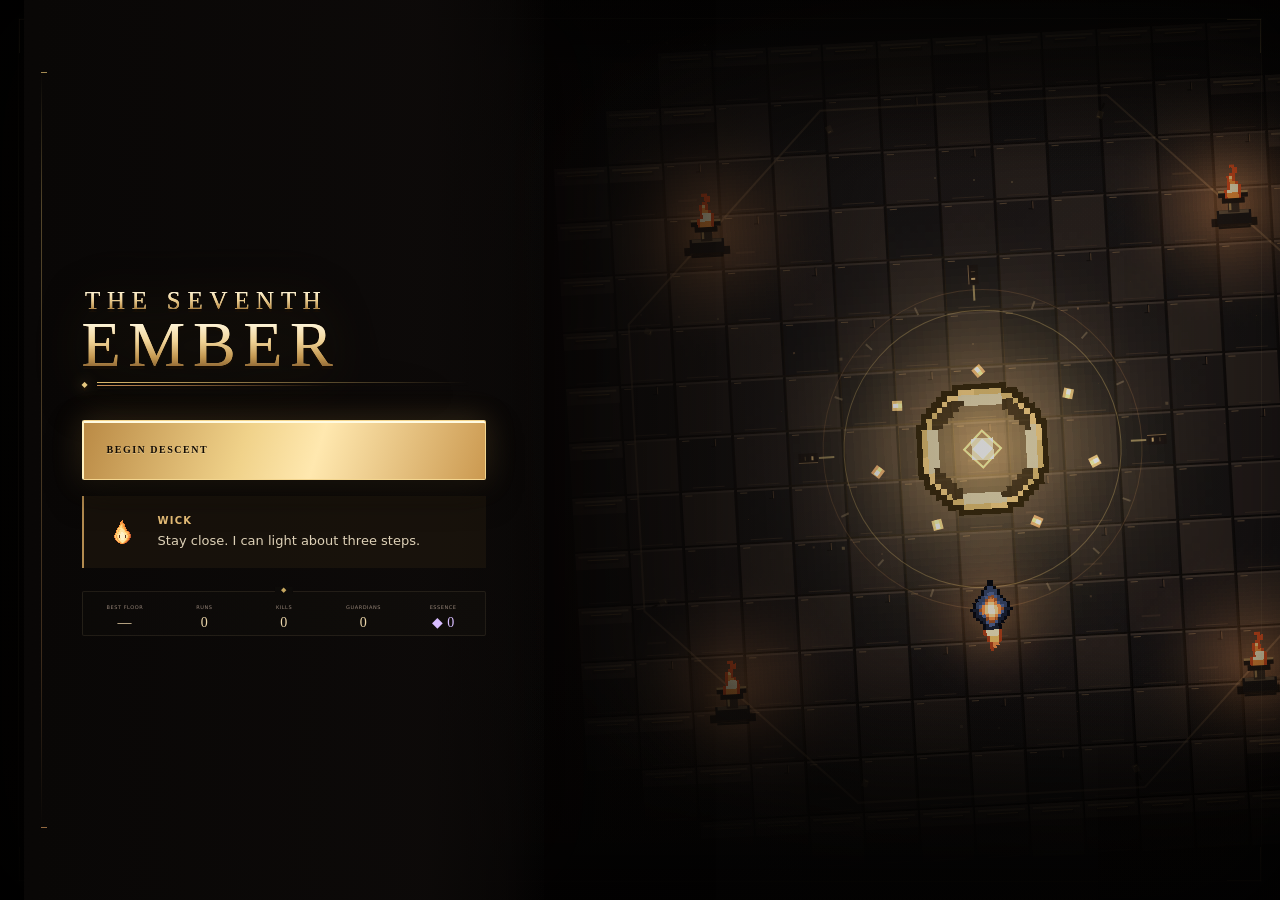
<file: index.html>
<!doctype html>
<html lang="en" class="booting">
  <head>
    <meta charset="UTF-8" />
    <meta
      http-equiv="Content-Security-Policy"
      content="default-src 'self'; script-src 'self'; style-src 'self' 'unsafe-inline'; img-src 'self' data: blob:; media-src 'self' data: blob:; connect-src 'self'; object-src 'none'; base-uri 'none';"
    />
    <meta name="viewport" content="width=device-width, initial-scale=1.0, viewport-fit=cover" />
    <title>The Seventh Ember</title>
    <link
      rel="icon"
      type="image/x-icon"
      sizes="16x16 24x24 32x32 48x48 64x64 128x128 256x256"
      href="assets/icons/wick-tab-20261120.ico"
    />
    <link rel="icon" type="image/png" sizes="32x32" href="assets/icons/wick-tab-32-20261120.png" />
    <link rel="icon" type="image/png" sizes="16x16" href="assets/icons/wick-tab-16-20261120.png" />
    <meta http-equiv="Content-Type" content="text/html; charset=UTF-8" />
    <meta
      name="description"
      content="The Seventh Ember is a dungeon roguelike with fifty floors, permanent progression, ten guardians, and an endless descent."
    />
    <meta name="application-name" content="The Seventh Ember" />
    <link rel="stylesheet" href="styles/base.css?v=2026112106" />
    <link rel="stylesheet" href="styles/hud.css?v=2026112106" />
    <link rel="stylesheet" href="styles/overlays.css?v=2026112106" />
    <link rel="stylesheet" href="styles/interface.css?v=2026112106" />
    <link rel="stylesheet" href="styles/campaign.css?v=2026112106" />
    <link rel="stylesheet" href="styles/story.css?v=2026112106" />
    <link rel="stylesheet" href="styles/onboarding.css?v=2026112106" />
    <link rel="stylesheet" href="styles/interface-reborn.css?v=2026112106" />
    <link rel="stylesheet" href="styles/title-screen.css?v=2026112106" />
    <link rel="stylesheet" href="styles/seventh-ember-theme.css?v=2026112106" />
    <link rel="stylesheet" href="styles/wick-secrets.css?v=2026112106" />
    <link rel="stylesheet" href="styles/secret-rooms.css?v=2026112106" />
    <link rel="stylesheet" href="styles/speedrun.css?v=2026112106" />
    <link rel="stylesheet" href="styles/endless-wheel.css?v=2026112106" />
    <link rel="stylesheet" href="styles/blessing-expansion.css?v=2026112106" />
    <link rel="stylesheet" href="styles/achievements.css?v=2026112106" />
    <link rel="stylesheet" href="styles/controller-blessings.css?v=2026112106" />
    <link rel="stylesheet" href="styles/build-journal.css?v=2026112106" />
    <link rel="stylesheet" href="styles/hearth.css?v=2026112106" />
    <link rel="stylesheet" href="styles/moth-shop.css?v=2026112106" />
    <link rel="stylesheet" href="styles/keyboard.css?v=2026112106" />
    <link rel="stylesheet" href="styles/death-menu.css?v=2026112106" />
    <link rel="stylesheet" href="styles/wick-guide.css?v=2026112106" />
    <link rel="stylesheet" href="styles/art-detail.css?v=2026112106" />
    <link rel="stylesheet" href="styles/descent-story.css?v=2026112106" />
    <link rel="stylesheet" href="styles/guardian-loadouts.css?v=2026112106" />
  </head>
  <body>
    <div id="bootScreen" role="status" aria-label="Opening The Seventh Ember">
      <div class="boot-content">
        <div class="boot-art-frame" aria-hidden="true">
          <canvas id="bootArt" width="320" height="180"></canvas><i class="boot-corner one"></i
          ><i class="boot-corner two"></i><i class="boot-corner three"></i
          ><i class="boot-corner four"></i>
        </div>
        <div class="boot-title"><small>THE SEVENTH</small><strong>EMBER</strong></div>
        <span class="boot-status">PREPARING THE DESCENT</span>
      </div>
    </div>
    <script src="src/render/boot-art.js?v=2026112106"></script>

    <canvas
      id="cv"
      tabindex="0"
      aria-label="The Seventh Ember dungeon. On touchscreens, use the left stick to move, hold the right stick to aim and fire, and use the ability buttons. With a keyboard, move with WASD or arrows, J for Ember Bolt, K for Flare, R to Rekindle, Space to dash, E to interact, Q to return to a discovered portal, and Escape to pause."
    ></canvas>
    <div id="vig"></div>
    <div id="lowvig"></div>
    <div id="fade"></div>

    <div id="hud">
      <div id="topL" class="plate">
        <div class="barwrap">
          <div id="hpfill"></div>
          <div id="hptext"></div>
        </div>
        <div class="barwrap xpwrap"><div id="xpfill"></div></div>
        <div id="lvlrow"><span id="lvlbadge">LV 1</span><span id="xptext"></span></div>
      </div>
      <div id="topC">
        <div id="floorBanner"></div>
        <div id="floorObjective"></div>
        <div id="bossbar" class="plate">
          <div id="bossname"></div>
          <div class="bosswrap"><div id="bossfill"></div></div>
        </div>
        <div id="toasts"></div>
      </div>
      <div id="topR">
        <canvas id="mm" width="184" height="146"></canvas>
        <div id="statline">
          <span class="stat"><i data-lucide="map"></i>FLOOR <b id="stFloor">1</b></span>
          <span class="stat" id="esshud"><i data-lucide="gem"></i><b id="stEss">0</b></span>
          <span class="stat"><i data-lucide="skull"></i><b id="stKills">0</b></span>
          <span class="stat"><i data-lucide="timer"></i><b id="stTime">0:00</b></span>
        </div>
      </div>
      <div id="botL"><div id="chips" style="display: flex; gap: 6px; flex-wrap: wrap"></div></div>
      <div id="botC">
        <div id="prompt"><kbd>E</kbd><span id="promptTxt">DESCEND</span></div>
        <div id="dashwrap">
          <div id="dashmeter" style="--p: 1"></div>
          <span>DASH</span>
        </div>
      </div>
      <button id="portalRecall" type="button" hidden aria-label="Return to the discovered portal">
        <span class="portal-return-mark" aria-hidden="true"></span><span>RETURN TO PORTAL</span
        ><span class="portal-key">Q</span>
      </button>
      <div id="weaponHUD">
        <div class="weapon-top">
          <span id="weaponStatus">EMBER BOLT</span><span id="ammoCount">6 / 6</span>
        </div>
        <div id="ammoRounds" aria-hidden="true"></div>
        <div class="weapon-reload-track"><div id="reloadProgress"></div></div>
        <div class="weapon-actions">
          <button id="btnReload" aria-label="Rekindle ember charges"><kbd>R</kbd> REKINDLE</button
          ><button id="btnMelee" aria-label="Release close-range Flare">
            <kbd>K</kbd> FLARE · <span id="bladePower">2.25×</span>
          </button>
        </div>
        <div class="blade-line">
          <span id="bladeReady">FLARE READY</span>
          <div class="blade-track"><div id="bladeProgress"></div></div>
        </div>
      </div>
      <div id="fps"></div>
      <div id="quickControls">
        WASD move · J / click Ember Bolt · K / right-click Flare · R Rekindle · Space dash · E
        interact · Q return
      </div>
      <div class="hud-actions">
        <button class="btn" id="btnPause">PAUSE <kbd>Esc</kbd></button>
      </div>
      <div id="touchControls" aria-label="Touch controls">
        <div class="touch-stick-wrap" id="moveStickWrap">
          <div class="touch-caption"><b>MOVE</b> DRAG</div>
          <div class="touch-stick" id="moveStick" aria-label="Movement joystick">
            <i class="touch-stick-grid"></i><i class="touch-knob"></i>
          </div>
        </div>
        <div class="touch-actions">
          <button class="touch-action" id="touchMelee" aria-label="Release close-range Flare">
            <strong>✦</strong>FLARE
          </button>
          <button class="touch-action" id="touchDash" aria-label="Dash">
            <strong>››</strong>DASH
          </button>
          <button class="touch-action" id="touchReload" aria-label="Rekindle ember charges">
            <strong>↻</strong>REKINDLE
          </button>
          <button
            class="touch-action interact"
            id="touchEnter"
            aria-label="Interact or enter portal"
          >
            <strong>◇</strong>USE
          </button>
        </div>
        <div class="touch-stick-wrap" id="aimStickWrap">
          <div class="touch-caption"><b>BOLT</b> AIM + HOLD</div>
          <div class="touch-stick" id="aimStick" aria-label="Aim and fire joystick">
            <i class="touch-fire-ring"></i><i class="touch-stick-grid"></i
            ><i class="touch-knob"></i>
          </div>
        </div>
      </div>
    </div>

    <div id="menu" class="ov open">
      <div class="menu-box">
        <h1 class="title" aria-label="The Seventh Ember">
          <span class="title-small">THE SEVENTH</span><span class="title-main">EMBER</span>
        </h1>
        <div class="menu-btns">
          <button class="btn primary" id="btnContinue" hidden>
            <i data-lucide="play"></i>CONTINUE DESCENT
          </button>
          <div id="resumeHint" hidden></div>
          <button class="btn primary" id="btnStart">
            <i data-lucide="arrow-down"></i>BEGIN DESCENT
          </button>
          <button class="btn subtle" id="btnTree"><i data-lucide="sparkles"></i>SKILL TREE</button>
          <button class="btn subtle" id="btnHow"><i data-lucide="book-open"></i>HOW TO PLAY</button>
        </div>
        <div class="audiorow">
          <button class="btn" id="btnMusic"><i data-lucide="music"></i>MUSIC</button
          ><button class="btn" id="btnSfx"><i data-lucide="volume-2"></i>SOUND</button
          ><button class="btn" id="btnSettings">SETTINGS & SAVE</button>
        </div>
        <div id="campaignMedal" hidden>◆ FIRST DAWN · CAMPAIGN COMPLETE</div>
        <div id="menuStats"></div>
      </div>
    </div>

    <button id="runTimerHud" type="button" hidden aria-label="Copy the current run seed">
      <span>RUN TIME</span><b id="runTimerValue">00:00.000</b><small id="runTimerSeed">SEED</small>
    </button>

    <div id="finale" class="ov" role="dialog" aria-modal="true" aria-labelledby="endingTitle">
      <div class="finale-shell">
        <p class="ending-kicker">THE SEVENTH EMBER · THE END OF THE DESCENT</p>
        <canvas
          id="endingCanvas"
          width="640"
          height="360"
          aria-label="The archive opens, releasing its people into the dawn."
        ></canvas>
        <h2 id="endingTitle"></h2>
        <div id="endingStory">
          <strong id="endingSpeaker"></strong>
          <p id="endingText"></p>
        </div>
        <button class="btn primary" id="endingNext">CONTINUE</button>
        <div id="endingResults" hidden>
          <p>You opened the gate. Your campaign victory is saved.</p>
          <div id="endingNumbers"></div>
          <div id="endingBuild"></div>
          <div class="ending-choices">
            <button class="btn primary" id="endingFinish">FINISH &amp; RETURN TO MENU</button
            ><button class="btn" id="endingInfinite">ENTER ENDLESS MODE</button
            ><button class="btn subtle" id="endingReplay">REPLAY ENDING</button>
          </div>
          <p>
            Endless Mode continues from floor 51 with your current blessings and forms. Every five
            floors, the Wheel Below adds another permanent Burden to the descent. Dying there keeps
            your victory.
          </p>
        </div>
      </div>
    </div>

    <div id="howto" class="ov">
      <div class="panel" style="max-width: 560px">
        <div class="bigword cinzel" style="font-size: 1.6rem; color: #ffe9b8">HOW TO PLAY</div>
        <div class="how-grid">
          <div class="k"><kbd>W</kbd><kbd>A</kbd><kbd>S</kbd><kbd>D</kbd></div>
          <div>Move (arrow keys also work)</div>
          <div class="k"><i data-lucide="mouse" style="width: 14px; height: 14px"></i></div>
          <div>Aim with mouse — <b style="color: #e8d5ae">hold click</b> to fire</div>
          <div class="k"><kbd>SPACE</kbd></div>
          <div>Dash — grants brief invulnerability</div>
          <div class="k"><kbd>E</kbd></div>
          <div>Enter the portal · restores 15% health on floors 1–10, then 8%</div>
          <div class="k"><kbd>Q</kbd></div>
          <div>Return to an open portal after you have discovered it</div>
          <div class="k"><kbd>ESC</kbd>/<kbd>P</kbd></div>
          <div>Pause</div>
          <div class="k"><kbd>J</kbd></div>
          <div>Cast Ember Bolts at the nearest enemy · Rekindles when empty</div>
          <div class="k"><kbd>K</kbd> / right click</div>
          <div>Flare — 2.25× Ember Bolt damage · usable while Rekindling</div>
          <div class="k"><kbd>R</kbd></div>
          <div>Rekindle six charges · empty wells Rekindle automatically</div>
          <div class="k"><kbd>M</kbd></div>
          <div>Toggle music</div>
          <div class="k"><kbd>TOUCH</kbd></div>
          <div>
            Left stick moves · hold the right stick to aim and fire · four buttons use Flare, Dash,
            Rekindle, and nearby objects
          </div>
        </div>
        <div class="how-tips">
          Walk up to a chest to open it. Cyan XP and violet essence are separate.<br />
          <b>Cyan shards</b> grant XP — level up and draft 1 of 3 blessings.<br />
          <b>Violet essence</b> is yours forever, even in death. Spend it in the
          <b>Skill Tree</b>.<br />
          A guardian waits on every <b>fifth floor</b>. Its portal stays sealed until it falls.<br />
          Some walls carry seams, drafts, or marks that do not belong. <b>Use or Flare</b> near them
          to uncover hidden passages.<br />
          The descent has <b>50 floors</b> across ten regions. A guardian waits at the end of each
          one.
        </div>
        <button class="btn primary" id="btnHowClose">UNDERSTOOD</button>
      </div>
    </div>

    <div id="levelup" class="ov">
      <div id="luWrap">
        <div id="luTitle">LEVEL UP</div>
        <div id="luSub">CHOOSE A BLESSING &nbsp;·&nbsp; PRESS 1 · 2 · 3</div>
        <div id="cards"></div>
      </div>
    </div>

    <div id="secretRoom" class="ov" role="dialog" aria-modal="true" aria-labelledby="secretTitle">
      <section class="secret-shell">
        <div class="secret-view">
          <canvas
            id="secretCanvas"
            width="640"
            height="420"
            aria-label="A hidden chamber beyond the dungeon wall."
          ></canvas>
          <div class="secret-view-frame" aria-hidden="true"></div>
          <div id="secretRoomState">PASSAGE FOUND</div>
        </div>
        <div class="secret-copy">
          <div class="secret-kicker"><span id="secretRegion"></span><b>HIDDEN PASSAGE</b></div>
          <h2 id="secretTitle">THE HIDDEN CACHE</h2>
          <p id="secretLine"></p>
          <div class="secret-ledger">
            <span><i>◆</i><b id="secretMarks">0</b><small>MARKS THIS DESCENT</small></span
            ><span><i>✦</i><b id="secretMarkCount">0 / 7</b><small>SEVENTH MARKS</small></span>
          </div>
          <div id="secretReward"></div>
          <div id="secretChoices"></div>
          <div class="secret-actions">
            <button class="btn primary" id="secretAction">OPEN THE CACHE</button
            ><button class="btn" id="secretLeave">RETURN TO THE DUNGEON</button>
          </div>
        </div>
      </section>
    </div>

    <div id="wickGift" class="ov" role="dialog" aria-modal="true" aria-labelledby="wickGiftTitle">
      <section class="wick-gift-shell">
        <div class="wick-gift-kicker">A FAVOR FROM WICK</div>
        <div class="wick-gift-emblem" aria-hidden="true">
          <canvas id="wickGiftPortrait" width="128" height="128" aria-hidden="true"></canvas>
        </div>
        <h2 id="wickGiftTitle">Wick’s Pointer</h2>
        <div class="wick-gift-rarity">SECRET BLESSING · EPIC</div>
        <p>
          <strong>Wick marks a nearby threat you can hit.</strong> Your attacks deal 18% more damage
          to the marked enemy. Defeating it restores one Ember Bolt charge. When the room is clear,
          Wick points toward a discovered open gate.
        </p>
        <button class="btn primary" id="wickGiftTake">TAKE IT AND CONTINUE</button>
      </section>
    </div>

    <div id="pause" class="ov">
      <div class="panel">
        <div class="bigword">PAUSED</div>
        <div class="dword-sub">THE VOID WAITS PATIENTLY</div>
        <div class="statsgrid" style="grid-template-columns: repeat(4, 1fr)" id="pStats"></div>
        <div class="btnrow">
          <button class="btn primary" id="btnResume"><i data-lucide="play"></i>RESUME</button>
          <button class="btn" id="btnSaveExit">SAVE & RETURN</button
          ><button class="btn" id="btnPauseSettings">SETTINGS</button
          ><button class="btn danger" id="btnAbandon"><i data-lucide="home"></i>END RUN</button>
        </div>
      </div>
    </div>

    <div id="dead" class="ov">
      <div class="panel">
        <div class="bigword">THE VOID CLAIMS YOU</div>
        <div class="dword-sub">DEATH IS ONLY A DOORWAY</div>
        <div class="statsgrid" id="dStats"></div>
        <div id="dEssBox"></div>
        <div class="btnrow">
          <button class="btn primary" id="btnDeadTree">
            <i data-lucide="sparkles"></i>SPEND ESSENCE
          </button>
          <button class="btn" id="btnDeadMenu"><i data-lucide="rotate-ccw"></i>RISE AGAIN</button>
        </div>
      </div>
    </div>

    <div id="win" class="ov">
      <div class="panel">
        <div class="bigword">THE STAR IS STILL</div>
        <div class="dword-sub">FIFTY FLOORS BELOW THE GATE · WICK IS STILL HERE</div>
        <div class="statsgrid" id="wStats"></div>
        <div id="wEssBox"></div>
        <div class="btnrow">
          <button class="btn primary" id="btnWinGo"><i data-lucide="eye"></i>STAY A MOMENT</button>
          <button class="btn" id="btnWinEnd">
            <i data-lucide="rotate-ccw"></i>RETURN TO TITLE
          </button>
        </div>
      </div>
    </div>

    <div id="skills" class="ov">
      <div class="tree-panel">
        <div class="tree-head">
          <div>
            <h2>SKILL TREE</h2>
            <div class="tree-sub">97 permanent sigils across eight winding constellations.</div>
          </div>
          <div style="display: flex; align-items: center; gap: 18px">
            <div>
              <span id="treeMastery">0 / 97 SIGILS</span>
              <div class="mastery-track"><i id="treeMasteryFill"></i></div>
            </div>
            <span id="treeEss"><i data-lucide="gem"></i><b>0</b></span>
            <button class="btn" id="btnTreeBack" style="padding: 9px 20px; font-size: 11px">
              <i data-lucide="rotate-ccw"></i>BACK
            </button>
          </div>
        </div>
        <div class="tree-layout">
          <div class="tree-map">
            <div id="treeWrap">
              <canvas id="treeCv" width="1240" height="980" aria-hidden="true"></canvas>
              <div id="treeNodes" aria-label="Permanent skill tree"></div>
            </div>
          </div>
          <aside class="tree-inspector">
            <div class="eyebrow">PERMANENT SIGIL</div>
            <h3 id="nodeTitle">Awakening</h3>
            <p id="nodeDesc"></p>
            <div class="price" id="nodePrice"></div>
            <div class="node-status" id="nodeStatus" role="status"></div>
            <button class="btn primary" id="btnUnlock">UNLOCK SIGIL</button>
            <div class="meta-total" id="metaTotal"></div>
          </aside>
        </div>
        <div class="tree-foot">
          <span>SELECT A SIGIL · UNLOCK WITH ESSENCE</span
          ><span>EVERY SIGIL REMAINS BETWEEN DESCENTS</span>
        </div>
      </div>
    </div>
    <div id="settings" class="ov" style="z-index: 50">
      <div class="panel" style="width: 530px; text-align: left">
        <div class="bigword" style="font-size: 24px">MAKE THE DESCENT YOURS</div>
        <label class="settings-row"
          ><span>Music<small>Music during exploration and combat.</small></span
          ><input id="setMusic" type="checkbox"
        /></label>
        <label class="settings-row"
          ><span>Sound effects<small>Combat, pickups, and menu sounds.</small></span
          ><input id="setSfx" type="checkbox"
        /></label>
        <label class="settings-row"
          ><span>Reduced motion<small>Disable camera shake and menu animations.</small></span
          ><input id="setMotion" type="checkbox"
        /></label>
        <label class="settings-row"
          ><span
            >Touch controls<small
              >Dual analog sticks with aim-to-fire and dedicated ability buttons. Enabled
              automatically on touchscreens.</small
            ></span
          ><input id="setTouch" type="checkbox"
        /></label>
        <label class="settings-row"
          ><span>Dialogue speed<small>Read at your own pace. Enter or Space continues.</small></span
          ><select id="setTextSpeed">
            <option value="1">Normal</option>
            <option value="2">Fast</option>
            <option value="0">Instant</option>
          </select></label
        >
        <label class="settings-row"
          ><span>Dialogue sounds<small>Quiet tones while characters speak.</small></span
          ><input id="setDialogueVoice" type="checkbox"
        /></label>
        <label class="settings-row"
          ><span>Effects<small>Use light effects on slower devices.</small></span
          ><select id="setQuality">
            <option value="full">Full</option>
            <option value="light">Light</option>
          </select></label
        >
        <section class="runner-settings" aria-labelledby="runnerSettingsTitle">
          <header>
            <span>OPTIONAL TOOLS</span>
            <h3 id="runnerSettingsTitle">Speedrunning</h3>
          </header>
          <label class="settings-row runner-timer-row"
            ><span>Run timer<small>Show active play time during ordinary descents.</small></span
            ><input id="setRunTimer" type="checkbox"
          /></label>
          <div class="runner-seed-setting">
            <label for="setRunSeed"
              >Run seed<small
                >Applied to your next new descent. Leave blank for a fresh random dungeon.</small
              ></label
            ><input
              id="setRunSeed"
              type="text"
              maxlength="28"
              autocomplete="off"
              spellcheck="false"
              placeholder="RANDOM EACH DESCENT"
            />
            <div>
              <button id="runnerRandomSeed" type="button">RANDOM</button
              ><button id="runnerDailySeed" type="button">DAILY</button
              ><button id="runnerCopySeed" type="button">COPY</button
              ><button id="runnerClearSeed" type="button">CLEAR</button>
            </div>
            <p id="runnerSeedStatus">The current descent is unchanged.</p>
          </div>
        </section>
        <p class="save-message" id="settingsSave">
          Your essence, skill tree, and current run save automatically. Export a backup before
          changing browsers or devices.
        </p>
        <div class="settings-actions">
          <button class="btn" id="btnExport">EXPORT SAVE</button
          ><button class="btn" id="btnImport">IMPORT SAVE</button
          ><button class="btn primary" id="btnSettingsClose">DONE</button>
        </div>
        <div class="settings-reset">
          <button class="btn danger" id="btnResetEverything">RESET EVERYTHING</button
          ><small>Start fresh, including dialogue, essence, and the Skill Tree.</small>
        </div>
        <input type="file" id="saveFile" accept="application/json,.json" hidden />
        <div id="importReview" hidden>
          <p class="save-message" id="importSummary"></p>
          <div class="settings-actions">
            <button class="btn danger" id="btnImportApply">REPLACE PROGRESS</button
            ><button class="btn" id="btnImportCancel">CANCEL</button>
          </div>
        </div>
      </div>
    </div>
    <div id="confirmRun" class="ov" style="z-index: 55">
      <div class="panel">
        <div class="bigword" style="font-size: 25px" id="confirmTitle">BEGIN AGAIN?</div>
        <p style="color: #aab7c7; font-size: 13px; line-height: 1.8" id="confirmText"></p>
        <div class="btnrow">
          <button class="btn danger" id="btnConfirmRun">BEGIN AGAIN</button
          ><button class="btn" id="btnCancelRun">GO BACK</button>
        </div>
      </div>
    </div>

    <div id="chapterBanner" aria-live="polite">
      <span id="chapterRegion">CHAPTER I · THE HOLLOW GATE</span><strong id="chapterPlace"></strong
      ><small id="chapterHint"></small>
    </div>
    <div id="fieldNote" role="status"></div>
    <div id="conversation" role="dialog" aria-modal="true" aria-labelledby="speakerName" hidden>
      <div class="conversation-shade"></div>
      <section class="dialogue-frame" id="dialogueFrame" data-speaker="wick">
        <div class="speaker-portrait">
          <canvas id="speakerPortrait" width="120" height="120" aria-hidden="true"></canvas
          ><span id="speakerTag">EMBER</span>
        </div>
        <div class="dialogue-content">
          <div class="dialogue-heading">
            <span id="speakerName"></span><span id="dialogueChapter">THE HOLLOW GATE</span>
          </div>
          <p id="dialogueText" aria-hidden="true"></p>
          <p class="sr-only" id="dialogueReadback" aria-live="polite"></p>
          <div id="dialogueChoices"></div>
          <div class="dialogue-footer">
            <button id="dialogueSkip">SKIP SCENE</button><span id="dialogueKeys">ENTER / SPACE</span
            ><button id="dialogueNext" aria-label="Continue dialogue">
              CONTINUE <span>◆</span>
            </button>
          </div>
        </div>
      </section>
    </div>
    <div id="chapterClear" class="ov">
      <div class="panel chapter-clear-panel">
        <div class="chapter-seal" id="chapterSeal" aria-hidden="true">Ⅰ</div>
        <div class="eyebrow" id="chapterCompleteLabel">CHAPTER I COMPLETE</div>
        <h2 id="chapterCompleteTitle">The Hollow Gate</h2>
        <p id="chapterCompleteText">
          The Warden has lowered his weapon.<br />Beyond him, the stairs keep going.
        </p>
        <div id="chapterStats" class="statsgrid"></div>
        <div class="chapter-quote" id="chapterQuote">“You asked me to stop you.”</div>
        <div class="btnrow">
          <button class="btn primary" id="chapterContinue">DESCEND FURTHER</button
          ><button class="btn" id="chapterSave">SAVE & RETURN</button>
        </div>
        <button class="text-button" id="chapterExplore">Stay and look around</button>
      </div>
    </div>
    <script src="src/core/error-boundary.js?v=2026112106"></script>
    <script src="src/core/foundation.js?v=2026112106"></script>
    <script src="src/input/keyboard.js?v=2026112106"></script>
    <script src="src/core/input.js?v=2026112106"></script>
    <script src="src/render/sprites.js?v=2026112106"></script>
    <script src="src/core/state.js?v=2026112106"></script>
    <script src="src/world/dungeon.js?v=2026112107"></script>
    <script src="src/game/flow.js?v=2026112106"></script>
    <script src="src/render/world-ui.js?v=2026112106"></script>
    <script src="src/render/title-art.js?v=2026112106"></script>
    <script src="src/interface/refinements.js?v=2026112106"></script>
    <script src="src/chapters/hollow.js?v=2026112106"></script>
    <script src="src/combat/ember-abilities.js?v=2026112106"></script>
    <script src="src/chapters/garden.js?v=2026112106"></script>
    <script src="src/chapters/late-regions.js?v=2026112106"></script>
    <script src="src/story/story-copy.js?v=2026112106"></script>
    <script src="src/progression/regional-blessings.js?v=2026112106"></script>
    <script src="src/story/recovered-traces.js?v=2026112106"></script>
    <script src="src/enemies/regional-enemies.js?v=2026112106"></script>
    <script src="src/bosses/guardians.js?v=2026112106"></script>
    <script src="src/world/regional-hazards.js?v=2026112106"></script>
    <script src="src/chapters/late-hooks.js?v=2026112106"></script>
    <script src="src/progression/skill-tree.js?v=2026112106"></script>
    <script src="src/render/ember.js?v=2026112106"></script>
    <script src="src/render/hollow-garden-art.js?v=2026112106"></script>
    <script src="src/render/regional-art.js?v=2026112106"></script>
    <script src="src/game/finale.js?v=2026112106"></script>
    <script src="src/progression/blessings.js?v=2026112106"></script>
    <script src="src/world/resting-flames.js?v=2026112106"></script>
    <script src="src/audio/scene-effects.js?v=2026112106"></script>
    <script src="src/render/blessing-effects.js?v=2026112106"></script>
    <script src="src/story/descent-compat.js?v=2026112106"></script>
    <script src="src/game/endless.js?v=2026112106"></script>
    <script src="src/combat/combat-feel.js?v=2026112106"></script>
    <script src="src/progression/rarity.js?v=2026112106"></script>
    <script src="src/bosses/twin-regents.js?v=2026112106"></script>
    <script src="src/progression/forms.js?v=2026112106"></script>
    <script src="src/world/room-encounters.js?v=2026112106"></script>
    <script src="src/bosses/middle-guardians.js?v=2026112107"></script>
    <script src="src/input/touch.js?v=2026112106"></script>
    <script src="src/game/guardian-modes.js?v=2026112107"></script>
    <script src="src/bosses/final-tuning.js?v=2026112107"></script>
    <script src="src/bosses/secret-boss.js?v=2026112106"></script>
    <script src="src/game/endless-hardening.js?v=2026112106"></script>
    <script src="src/bosses/adaptive-guardians.js?v=2026112107"></script>
    <script src="src/combat/combat-polish.js?v=2026112106"></script>
    <script src="src/audio/effects.js?v=2026112106"></script>
    <script src="src/combat/combat-finale.js?v=2026112106"></script>
    <script src="src/game/onboarding.js?v=2026112106"></script>
    <script src="src/game/first-descent.js?v=2026112106"></script>
    <script src="src/core/save-system.js?v=2026112106"></script>
    <script src="src/interface/interface-reborn.js?v=2026112106"></script>
    <script src="src/story/wick-secrets.js?v=2026112106"></script>
    <script src="src/world/secret-rooms.js?v=2026112106"></script>
    <script src="src/audio/recorded-score.js?v=2026112106"></script>
    <script src="src/game/speedrun.js?v=2026112106"></script>
    <script src="src/game/endless-wheel.js?v=2026112106"></script>
    <script src="src/progression/blessing-expansion.js?v=2026112106"></script>
    <script src="src/progression/achievements.js?v=2026112106"></script>
    <script src="src/render/creature-animation.js?v=2026112106"></script>
    <script src="src/input/controller.js?v=2026112106"></script>
    <script src="src/progression/blessing-recipes.js?v=2026112106"></script>
    <script src="src/progression/blessing-combos.js?v=2026112106"></script>
    <script src="src/combat/blessing-synergies.js?v=2026112106"></script>
    <script src="src/render/combo-art.js?v=2026112106"></script>
    <script src="src/interface/build-journal.js?v=2026112106"></script>
    <script src="src/progression/hearth-progress.js?v=2026112106"></script>
    <script src="src/progression/hearth-trials.js?v=2026112106"></script>
    <script src="src/game/vow-bindings.js?v=2026112106"></script>
    <script src="src/render/hearth-art.js?v=2026112106"></script>
    <script src="src/render/ember-cores.js?v=2026112106"></script>
    <script src="src/interface/hearth.js?v=2026112106"></script>
    <script src="src/world/moth-shop.js?v=2026112106"></script>
    <script src="src/render/moth-shop-art.js?v=2026112106"></script>
    <script src="src/render/secret-room-art.js?v=2026112106"></script>
    <script src="src/render/secret-room-backdrops.js?v=2026112106"></script>
    <script src="src/interface/secret-room-controls.js?v=2026112106"></script>
    <script src="src/game/hearth-trial-events.js?v=2026112106"></script>
    <script src="src/game/hearth-guardian.js?v=2026112106"></script>
    <script src="src/game/hearth-trials.js?v=2026112106"></script>
    <script src="src/interface/death-menu.js?v=2026112106"></script>
    <script src="src/render/boss-rush-arena.js?v=2026112106"></script>
    <script src="src/bosses/bellkeeper-refinement.js?v=2026112106"></script>
    <script src="src/bosses/colossus-refinement.js?v=2026112106"></script>
    <script src="src/bosses/astronomer-refinement.js?v=2026112106"></script>
    <script src="src/bosses/scribe-refinement.js?v=2026112106"></script>
    <script src="src/bosses/regents-refinement.js?v=2026112106"></script>
    <script src="src/bosses/seraph-refinement.js?v=2026112106"></script>
    <script src="src/bosses/tyrant-refinement.js?v=2026112106"></script>
    <script src="src/bosses/keeper-refinement.js?v=2026112106"></script>
    <script src="src/bosses/unrecorded-refinement.js?v=2026112106"></script>
    <script src="src/combat/combat-clarity.js?v=2026112106"></script>
    <script src="src/input/keyboard-settings.js?v=2026112106"></script>
    <script src="src/game/wick-guide-state.js?v=2026112106"></script>
    <script src="src/game/wick-guide.js?v=2026112106"></script>
    <script src="src/game/guardian-rewards.js?v=2026112106"></script>
    <script src="src/world/environmental-traps.js?v=2026112106"></script>
    <script src="src/core/progress-transfer.js?v=2026112106"></script>
    <script src="src/render/guardian-materials.js?v=2026112106"></script>
    <script src="src/render/wick-art.js?v=2026112106"></script>
    <script src="src/render/residents.js?v=2026112106"></script>
    <script src="src/story/descent-content.js?v=2026112106"></script>
    <script src="src/render/descent-art.js?v=2026112106"></script>
    <script src="src/render/worksites.js?v=2026112106"></script>
    <script src="src/story/descent-engine.js?v=2026112106"></script>
    <script src="src/story/descent-work.js?v=2026112106"></script>
    <script src="src/story/descent-dialogue.js?v=2026112106"></script>
    <script src="src/interface/guardian-loadouts.js?v=2026112107"></script>
    <script src="src/interface/boss-rush-loadouts.js?v=2026112106"></script>
    <script src="src/core/boot.js?v=2026112107"></script>
  </body>
</html>
</file>
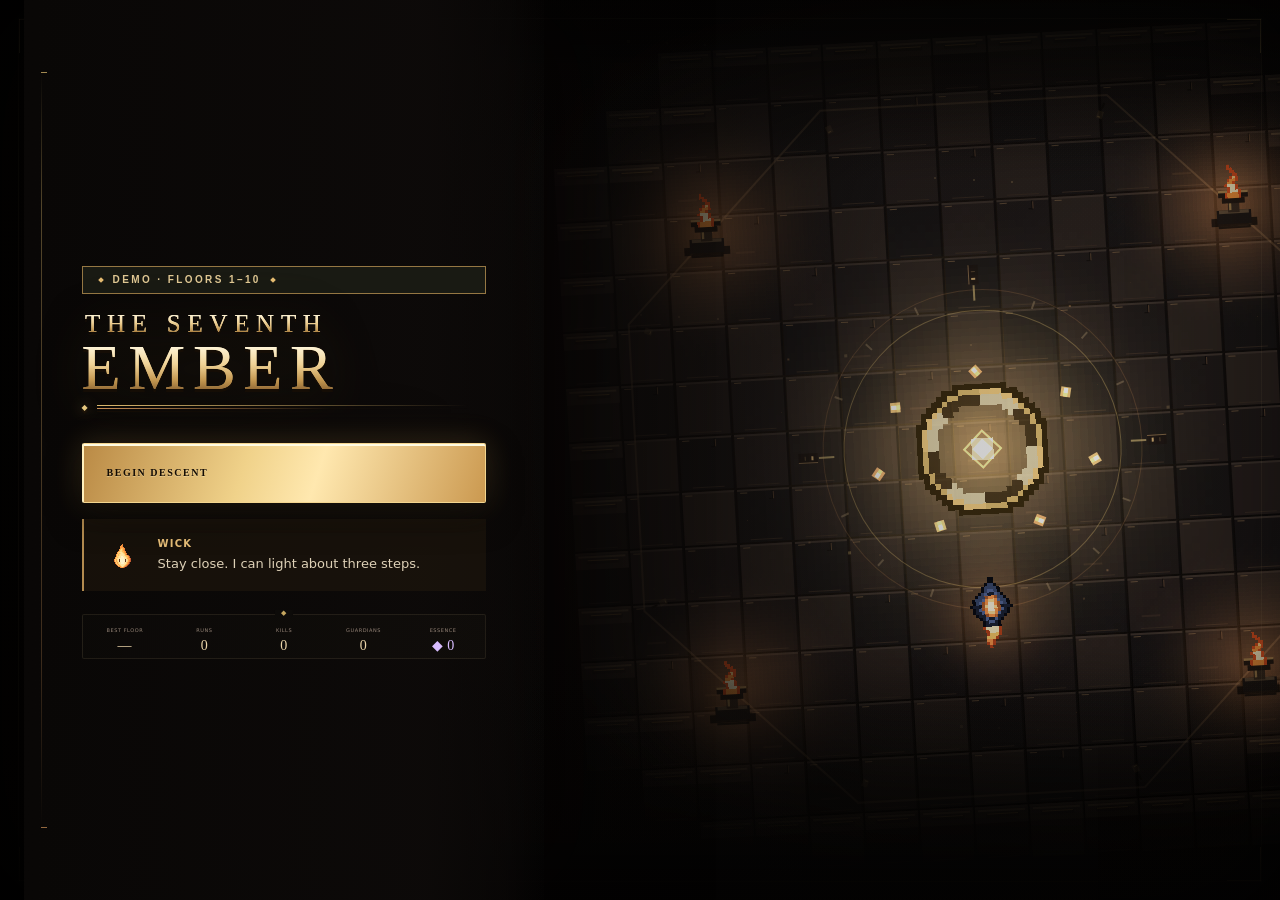
<file: demo/index.html>
<!doctype html>
<html lang="en" class="booting">
  <head>
    <meta charset="UTF-8" />
    <meta
      http-equiv="Content-Security-Policy"
      content="default-src 'self'; script-src 'self'; style-src 'self' 'unsafe-inline'; img-src 'self' data: blob:; media-src 'self' data: blob:; connect-src 'self'; object-src 'none'; base-uri 'none';"
    />
    <meta name="viewport" content="width=device-width, initial-scale=1.0, viewport-fit=cover" />
    <title>The Seventh Ember — Demo</title>
    <link
      rel="icon"
      type="image/x-icon"
      sizes="16x16 24x24 32x32 48x48 64x64 128x128 256x256"
      href="assets/icons/wick-tab-20261120.ico"
    />
    <link rel="icon" type="image/png" sizes="32x32" href="assets/icons/wick-tab-32-20261120.png" />
    <link rel="icon" type="image/png" sizes="16x16" href="assets/icons/wick-tab-16-20261120.png" />
    <meta http-equiv="Content-Type" content="text/html; charset=UTF-8" />
    <meta
      name="description"
      content="A free, replayable ten-floor demo of The Seventh Ember. Explore two regions, defeat two guardians, and build a lasting flame."
    />
    <meta name="application-name" content="The Seventh Ember" />
    <link rel="stylesheet" href="demo.css?v=2026112107">

























  <script src="boot-art.js?v=2026112107"></script></head>
  <body>
    <div id="bootScreen" role="status" aria-label="Opening The Seventh Ember">
      <div class="boot-content">
        <div class="boot-art-frame" aria-hidden="true">
          <canvas id="bootArt" width="320" height="180"></canvas><i class="boot-corner one"></i
          ><i class="boot-corner two"></i><i class="boot-corner three"></i
          ><i class="boot-corner four"></i>
        </div>
        <div class="boot-title"><small>THE SEVENTH</small><strong>EMBER</strong></div>
        <span class="boot-status">PREPARING THE DESCENT</span>
      </div>
    </div>


    <canvas
      id="cv"
      tabindex="0"
      aria-label="The Seventh Ember dungeon. On touchscreens, use the left stick to move, hold the right stick to aim and fire, and use the ability buttons. With a keyboard, move with WASD or arrows, J for Ember Bolt, K for Flare, R to Rekindle, Space to dash, E to interact, Q to return to a discovered portal, and Escape to pause."
    ></canvas>
    <div id="vig"></div>
    <div id="lowvig"></div>
    <div id="fade"></div>

    <div id="hud">
      <div id="topL" class="plate">
        <div class="barwrap">
          <div id="hpfill"></div>
          <div id="hptext"></div>
        </div>
        <div class="barwrap xpwrap"><div id="xpfill"></div></div>
        <div id="lvlrow"><span id="lvlbadge">LV 1</span><span id="xptext"></span></div>
      </div>
      <div id="topC">
        <div id="floorBanner"></div>
        <div id="floorObjective"></div>
        <div id="bossbar" class="plate">
          <div id="bossname"></div>
          <div class="bosswrap"><div id="bossfill"></div></div>
        </div>
        <div id="toasts"></div>
      </div>
      <div id="topR">
        <canvas id="mm" width="184" height="146"></canvas>
        <div id="statline">
          <span class="stat"><i data-lucide="map"></i>FLOOR <b id="stFloor">1</b></span>
          <span class="stat" id="esshud"><i data-lucide="gem"></i><b id="stEss">0</b></span>
          <span class="stat"><i data-lucide="skull"></i><b id="stKills">0</b></span>
          <span class="stat"><i data-lucide="timer"></i><b id="stTime">0:00</b></span>
        </div>
      </div>
      <div id="botL"><div id="chips" style="display: flex; gap: 6px; flex-wrap: wrap"></div></div>
      <div id="botC">
        <div id="prompt"><kbd>E</kbd><span id="promptTxt">DESCEND</span></div>
        <div id="dashwrap">
          <div id="dashmeter" style="--p: 1"></div>
          <span>DASH</span>
        </div>
      </div>
      <button id="portalRecall" type="button" hidden aria-label="Return to the discovered portal">
        <span class="portal-return-mark" aria-hidden="true"></span><span>RETURN TO PORTAL</span
        ><span class="portal-key">Q</span>
      </button>
      <div id="weaponHUD">
        <div class="weapon-top">
          <span id="weaponStatus">EMBER BOLT</span><span id="ammoCount">6 / 6</span>
        </div>
        <div id="ammoRounds" aria-hidden="true"></div>
        <div class="weapon-reload-track"><div id="reloadProgress"></div></div>
        <div class="weapon-actions">
          <button id="btnReload" aria-label="Rekindle ember charges"><kbd>R</kbd> REKINDLE</button
          ><button id="btnMelee" aria-label="Release close-range Flare">
            <kbd>K</kbd> FLARE · <span id="bladePower">2.25×</span>
          </button>
        </div>
        <div class="blade-line">
          <span id="bladeReady">FLARE READY</span>
          <div class="blade-track"><div id="bladeProgress"></div></div>
        </div>
      </div>
      <div id="fps"></div>
      <div id="quickControls">
        WASD move · J / click Ember Bolt · K / right-click Flare · R Rekindle · Space dash · E
        interact · Q return
      </div>
      <div class="hud-actions">
        <button class="btn" id="btnPause">PAUSE <kbd>Esc</kbd></button>
      </div>
      <div id="touchControls" aria-label="Touch controls">
        <div class="touch-stick-wrap" id="moveStickWrap">
          <div class="touch-caption"><b>MOVE</b> DRAG</div>
          <div class="touch-stick" id="moveStick" aria-label="Movement joystick">
            <i class="touch-stick-grid"></i><i class="touch-knob"></i>
          </div>
        </div>
        <div class="touch-actions">
          <button class="touch-action" id="touchMelee" aria-label="Release close-range Flare">
            <strong>✦</strong>FLARE
          </button>
          <button class="touch-action" id="touchDash" aria-label="Dash">
            <strong>››</strong>DASH
          </button>
          <button class="touch-action" id="touchReload" aria-label="Rekindle ember charges">
            <strong>↻</strong>REKINDLE
          </button>
          <button
            class="touch-action interact"
            id="touchEnter"
            aria-label="Interact or enter portal"
          >
            <strong>◇</strong>USE
          </button>
        </div>
        <div class="touch-stick-wrap" id="aimStickWrap">
          <div class="touch-caption"><b>BOLT</b> AIM + HOLD</div>
          <div class="touch-stick" id="aimStick" aria-label="Aim and fire joystick">
            <i class="touch-fire-ring"></i><i class="touch-stick-grid"></i
            ><i class="touch-knob"></i>
          </div>
        </div>
      </div>
    </div>

    <div id="menu" class="ov open">
      <div class="menu-box">
        <h1 class="title" aria-label="The Seventh Ember">
          <span class="title-small">THE SEVENTH</span><span class="title-main">EMBER</span>
        </h1>
        <div class="menu-btns">
          <button class="btn primary" id="btnContinue" hidden>
            <i data-lucide="play"></i>CONTINUE DESCENT
          </button>
          <div id="resumeHint" hidden></div>
          <button class="btn primary" id="btnStart">
            <i data-lucide="arrow-down"></i>BEGIN DESCENT
          </button>
          <button class="btn subtle" id="btnTree"><i data-lucide="sparkles"></i>SKILL TREE</button>
          <button class="btn subtle" id="btnHow"><i data-lucide="book-open"></i>HOW TO PLAY</button>
        </div>
        <div class="audiorow">
          <button class="btn" id="btnMusic"><i data-lucide="music"></i>MUSIC</button
          ><button class="btn" id="btnSfx"><i data-lucide="volume-2"></i>SOUND</button
          ><button class="btn" id="btnSettings">SETTINGS & SAVE</button>
        </div>
        <div id="campaignMedal" hidden>◆ FIRST DAWN · CAMPAIGN COMPLETE</div>
        <div id="menuStats"></div>
      </div>
    </div>

    <button id="runTimerHud" type="button" hidden aria-label="Copy the current run seed">
      <span>RUN TIME</span><b id="runTimerValue">00:00.000</b><small id="runTimerSeed">SEED</small>
    </button>

    <div id="finale" class="ov" role="dialog" aria-modal="true" aria-labelledby="endingTitle">
      <div class="finale-shell">
        <p class="ending-kicker">THE SEVENTH EMBER · THE END OF THE DESCENT</p>
        <canvas
          id="endingCanvas"
          width="640"
          height="360"
          aria-label="The archive opens, releasing its people into the dawn."
        ></canvas>
        <h2 id="endingTitle"></h2>
        <div id="endingStory">
          <strong id="endingSpeaker"></strong>
          <p id="endingText"></p>
        </div>
        <button class="btn primary" id="endingNext">CONTINUE</button>
        <div id="endingResults" hidden>
          <p>You opened the gate. Your campaign victory is saved.</p>
          <div id="endingNumbers"></div>
          <div id="endingBuild"></div>
          <div class="ending-choices">
            <button class="btn primary" id="endingFinish">FINISH &amp; RETURN TO MENU</button
            ><button class="btn" id="endingInfinite">ENTER ENDLESS MODE</button
            ><button class="btn subtle" id="endingReplay">REPLAY ENDING</button>
          </div>
          <p>
            Endless Mode continues from floor 51 with your current blessings and forms. Every five
            floors, the Wheel Below adds another permanent Burden to the descent. Dying there keeps
            your victory.
          </p>
        </div>
      </div>
    </div>

    <div id="howto" class="ov">
      <div class="panel" style="max-width: 560px">
        <div class="bigword cinzel" style="font-size: 1.6rem; color: #ffe9b8">HOW TO PLAY</div>
        <div class="how-grid">
          <div class="k"><kbd>W</kbd><kbd>A</kbd><kbd>S</kbd><kbd>D</kbd></div>
          <div>Move (arrow keys also work)</div>
          <div class="k"><i data-lucide="mouse" style="width: 14px; height: 14px"></i></div>
          <div>Aim with mouse — <b style="color: #e8d5ae">hold click</b> to fire</div>
          <div class="k"><kbd>SPACE</kbd></div>
          <div>Dash — grants brief invulnerability</div>
          <div class="k"><kbd>E</kbd></div>
          <div>Enter the portal · restores 15% health on floors 1–10, then 8%</div>
          <div class="k"><kbd>Q</kbd></div>
          <div>Return to an open portal after you have discovered it</div>
          <div class="k"><kbd>ESC</kbd>/<kbd>P</kbd></div>
          <div>Pause</div>
          <div class="k"><kbd>J</kbd></div>
          <div>Cast Ember Bolts at the nearest enemy · Rekindles when empty</div>
          <div class="k"><kbd>K</kbd> / right click</div>
          <div>Flare — 2.25× Ember Bolt damage · usable while Rekindling</div>
          <div class="k"><kbd>R</kbd></div>
          <div>Rekindle six charges · empty wells Rekindle automatically</div>
          <div class="k"><kbd>M</kbd></div>
          <div>Toggle music</div>
          <div class="k"><kbd>TOUCH</kbd></div>
          <div>
            Left stick moves · hold the right stick to aim and fire · four buttons use Flare, Dash,
            Rekindle, and nearby objects
          </div>
        </div>
        <div class="how-tips">
          Walk up to a chest to open it. Cyan XP and violet essence are separate.<br />
          <b>Cyan shards</b> grant XP — level up and draft 1 of 3 blessings.<br />
          <b>Violet essence</b> is yours forever, even in death. Spend it in the
          <b>Skill Tree</b>.<br />
          A guardian waits on every <b>fifth floor</b>. Its portal stays sealed until it falls.<br />
          Some walls carry seams, drafts, or marks that do not belong. <b>Use or Flare</b> near them
          to uncover hidden passages.<br />
          The demo has <b>10 floors</b> across two regions. A guardian waits at the end of each
          one.
        </div>
        <button class="btn primary" id="btnHowClose">UNDERSTOOD</button>
      </div>
    </div>

    <div id="levelup" class="ov">
      <div id="luWrap">
        <div id="luTitle">LEVEL UP</div>
        <div id="luSub">CHOOSE A BLESSING &nbsp;·&nbsp; PRESS 1 · 2 · 3</div>
        <div id="cards"></div>
      </div>
    </div>

    <div id="secretRoom" class="ov" role="dialog" aria-modal="true" aria-labelledby="secretTitle">
      <section class="secret-shell">
        <div class="secret-view">
          <canvas
            id="secretCanvas"
            width="640"
            height="420"
            aria-label="A hidden chamber beyond the dungeon wall."
          ></canvas>
          <div class="secret-view-frame" aria-hidden="true"></div>
          <div id="secretRoomState">PASSAGE FOUND</div>
        </div>
        <div class="secret-copy">
          <div class="secret-kicker"><span id="secretRegion"></span><b>HIDDEN PASSAGE</b></div>
          <h2 id="secretTitle">THE HIDDEN CACHE</h2>
          <p id="secretLine"></p>
          <div class="secret-ledger">
            <span><i>◆</i><b id="secretMarks">0</b><small>MARKS THIS DESCENT</small></span
            ><span><i>✦</i><b id="secretMarkCount">0 / 7</b><small>SEVENTH MARKS</small></span>
          </div>
          <div id="secretReward"></div>
          <div id="secretChoices"></div>
          <div class="secret-actions">
            <button class="btn primary" id="secretAction">OPEN THE CACHE</button
            ><button class="btn" id="secretLeave">RETURN TO THE DUNGEON</button>
          </div>
        </div>
      </section>
    </div>

    <div id="wickGift" class="ov" role="dialog" aria-modal="true" aria-labelledby="wickGiftTitle">
      <section class="wick-gift-shell">
        <div class="wick-gift-kicker">A FAVOR FROM WICK</div>
        <div class="wick-gift-emblem" aria-hidden="true">
          <canvas id="wickGiftPortrait" width="128" height="128" aria-hidden="true"></canvas>
        </div>
        <h2 id="wickGiftTitle">Wick’s Pointer</h2>
        <div class="wick-gift-rarity">SECRET BLESSING · EPIC</div>
        <p>
          <strong>Wick marks a nearby threat you can hit.</strong> Your attacks deal 18% more damage
          to the marked enemy. Defeating it restores one Ember Bolt charge. When the room is clear,
          Wick points toward a discovered open gate.
        </p>
        <button class="btn primary" id="wickGiftTake">TAKE IT AND CONTINUE</button>
      </section>
    </div>

    <div id="pause" class="ov">
      <div class="panel">
        <div class="bigword">PAUSED</div>
        <div class="dword-sub">THE VOID WAITS PATIENTLY</div>
        <div class="statsgrid" style="grid-template-columns: repeat(4, 1fr)" id="pStats"></div>
        <div class="btnrow">
          <button class="btn primary" id="btnResume"><i data-lucide="play"></i>RESUME</button>
          <button class="btn" id="btnSaveExit">SAVE & RETURN</button
          ><button class="btn" id="btnPauseSettings">SETTINGS</button
          ><button class="btn danger" id="btnAbandon"><i data-lucide="home"></i>END RUN</button>
        </div>
      </div>
    </div>

    <div id="dead" class="ov">
      <div class="panel">
        <div class="bigword">THE VOID CLAIMS YOU</div>
        <div class="dword-sub">DEATH IS ONLY A DOORWAY</div>
        <div class="statsgrid" id="dStats"></div>
        <div id="dEssBox"></div>
        <div class="btnrow">
          <button class="btn primary" id="btnDeadTree">
            <i data-lucide="sparkles"></i>SPEND ESSENCE
          </button>
          <button class="btn" id="btnDeadMenu"><i data-lucide="rotate-ccw"></i>RISE AGAIN</button>
        </div>
      </div>
    </div>

    <div id="win" class="ov">
      <div class="panel">
        <div class="bigword">THE STAR IS STILL</div>
        <div class="dword-sub">FIFTY FLOORS BELOW THE GATE · WICK IS STILL HERE</div>
        <div class="statsgrid" id="wStats"></div>
        <div id="wEssBox"></div>
        <div class="btnrow">
          <button class="btn primary" id="btnWinGo"><i data-lucide="eye"></i>STAY A MOMENT</button>
          <button class="btn" id="btnWinEnd">
            <i data-lucide="rotate-ccw"></i>RETURN TO TITLE
          </button>
        </div>
      </div>
    </div>

    <div id="skills" class="ov">
      <div class="tree-panel">
        <div class="tree-head">
          <div>
            <h2>SKILL TREE</h2>
            <div class="tree-sub">97 permanent sigils across eight winding constellations.</div>
          </div>
          <div style="display: flex; align-items: center; gap: 18px">
            <div>
              <span id="treeMastery">0 / 97 SIGILS</span>
              <div class="mastery-track"><i id="treeMasteryFill"></i></div>
            </div>
            <span id="treeEss"><i data-lucide="gem"></i><b>0</b></span>
            <button class="btn" id="btnTreeBack" style="padding: 9px 20px; font-size: 11px">
              <i data-lucide="rotate-ccw"></i>BACK
            </button>
          </div>
        </div>
        <div class="tree-layout">
          <div class="tree-map">
            <div id="treeWrap">
              <canvas id="treeCv" width="1240" height="980" aria-hidden="true"></canvas>
              <div id="treeNodes" aria-label="Permanent skill tree"></div>
            </div>
          </div>
          <aside class="tree-inspector">
            <div class="eyebrow">PERMANENT SIGIL</div>
            <h3 id="nodeTitle">Awakening</h3>
            <p id="nodeDesc"></p>
            <div class="price" id="nodePrice"></div>
            <div class="node-status" id="nodeStatus" role="status"></div>
            <button class="btn primary" id="btnUnlock">UNLOCK SIGIL</button>
            <div class="meta-total" id="metaTotal"></div>
          </aside>
        </div>
        <div class="tree-foot">
          <span>SELECT A SIGIL · UNLOCK WITH ESSENCE</span
          ><span>EVERY SIGIL REMAINS BETWEEN DESCENTS</span>
        </div>
      </div>
    </div>
    <div id="settings" class="ov" style="z-index: 50">
      <div class="panel" style="width: 530px; text-align: left">
        <div class="bigword" style="font-size: 24px">MAKE THE DESCENT YOURS</div>
        <label class="settings-row"
          ><span>Music<small>Music during exploration and combat.</small></span
          ><input id="setMusic" type="checkbox"
        /></label>
        <label class="settings-row"
          ><span>Sound effects<small>Combat, pickups, and menu sounds.</small></span
          ><input id="setSfx" type="checkbox"
        /></label>
        <label class="settings-row"
          ><span>Reduced motion<small>Disable camera shake and menu animations.</small></span
          ><input id="setMotion" type="checkbox"
        /></label>
        <label class="settings-row"
          ><span
            >Touch controls<small
              >Dual analog sticks with aim-to-fire and dedicated ability buttons. Enabled
              automatically on touchscreens.</small
            ></span
          ><input id="setTouch" type="checkbox"
        /></label>
        <label class="settings-row"
          ><span>Dialogue speed<small>Read at your own pace. Enter or Space continues.</small></span
          ><select id="setTextSpeed">
            <option value="1">Normal</option>
            <option value="2">Fast</option>
            <option value="0">Instant</option>
          </select></label
        >
        <label class="settings-row"
          ><span>Dialogue sounds<small>Quiet tones while characters speak.</small></span
          ><input id="setDialogueVoice" type="checkbox"
        /></label>
        <label class="settings-row"
          ><span>Effects<small>Use light effects on slower devices.</small></span
          ><select id="setQuality">
            <option value="full">Full</option>
            <option value="light">Light</option>
          </select></label
        >
        <section class="runner-settings" aria-labelledby="runnerSettingsTitle">
          <header>
            <span>OPTIONAL TOOLS</span>
            <h3 id="runnerSettingsTitle">Speedrunning</h3>
          </header>
          <label class="settings-row runner-timer-row"
            ><span>Run timer<small>Show active play time during ordinary descents.</small></span
            ><input id="setRunTimer" type="checkbox"
          /></label>
          <div class="runner-seed-setting">
            <label for="setRunSeed"
              >Run seed<small
                >Applied to your next new descent. Leave blank for a fresh random dungeon.</small
              ></label
            ><input
              id="setRunSeed"
              type="text"
              maxlength="28"
              autocomplete="off"
              spellcheck="false"
              placeholder="RANDOM EACH DESCENT"
            />
            <div>
              <button id="runnerRandomSeed" type="button">RANDOM</button
              ><button id="runnerDailySeed" type="button">DAILY</button
              ><button id="runnerCopySeed" type="button">COPY</button
              ><button id="runnerClearSeed" type="button">CLEAR</button>
            </div>
            <p id="runnerSeedStatus">The current descent is unchanged.</p>
          </div>
        </section>
        <p class="save-message" id="settingsSave">
          Your essence, skill tree, and current run save automatically. Export a backup before
          changing browsers or devices.
        </p>
        <div class="settings-actions">
          <button class="btn" id="btnExport">EXPORT SAVE</button
          ><button class="btn" id="btnImport">IMPORT SAVE</button
          ><button class="btn primary" id="btnSettingsClose">DONE</button>
        </div>
        <div class="settings-reset">
          <button class="btn danger" id="btnResetEverything">RESET EVERYTHING</button
          ><small>Start fresh, including dialogue, essence, and the Skill Tree.</small>
        </div>
        <input type="file" id="saveFile" accept="application/json,.json" hidden />
        <div id="importReview" hidden>
          <p class="save-message" id="importSummary"></p>
          <div class="settings-actions">
            <button class="btn danger" id="btnImportApply">REPLACE PROGRESS</button
            ><button class="btn" id="btnImportCancel">CANCEL</button>
          </div>
        </div>
      </div>
    </div>
    <div id="confirmRun" class="ov" style="z-index: 55">
      <div class="panel">
        <div class="bigword" style="font-size: 25px" id="confirmTitle">BEGIN AGAIN?</div>
        <p style="color: #aab7c7; font-size: 13px; line-height: 1.8" id="confirmText"></p>
        <div class="btnrow">
          <button class="btn danger" id="btnConfirmRun">BEGIN AGAIN</button
          ><button class="btn" id="btnCancelRun">GO BACK</button>
        </div>
      </div>
    </div>

    <div id="chapterBanner" aria-live="polite">
      <span id="chapterRegion">CHAPTER I · THE HOLLOW GATE</span><strong id="chapterPlace"></strong
      ><small id="chapterHint"></small>
    </div>
    <div id="fieldNote" role="status"></div>
    <div id="conversation" role="dialog" aria-modal="true" aria-labelledby="speakerName" hidden>
      <div class="conversation-shade"></div>
      <section class="dialogue-frame" id="dialogueFrame" data-speaker="wick">
        <div class="speaker-portrait">
          <canvas id="speakerPortrait" width="120" height="120" aria-hidden="true"></canvas
          ><span id="speakerTag">EMBER</span>
        </div>
        <div class="dialogue-content">
          <div class="dialogue-heading">
            <span id="speakerName"></span><span id="dialogueChapter">THE HOLLOW GATE</span>
          </div>
          <p id="dialogueText" aria-hidden="true"></p>
          <p class="sr-only" id="dialogueReadback" aria-live="polite"></p>
          <div id="dialogueChoices"></div>
          <div class="dialogue-footer">
            <button id="dialogueSkip">SKIP SCENE</button><span id="dialogueKeys">ENTER / SPACE</span
            ><button id="dialogueNext" aria-label="Continue dialogue">
              CONTINUE <span>◆</span>
            </button>
          </div>
        </div>
      </section>
    </div>
    <div id="chapterClear" class="ov">
      <div class="panel chapter-clear-panel">
        <div class="chapter-seal" id="chapterSeal" aria-hidden="true">Ⅰ</div>
        <div class="eyebrow" id="chapterCompleteLabel">CHAPTER I COMPLETE</div>
        <h2 id="chapterCompleteTitle">The Hollow Gate</h2>
        <p id="chapterCompleteText">
          The Warden has lowered his weapon.<br />Beyond him, the stairs keep going.
        </p>
        <div id="chapterStats" class="statsgrid"></div>
        <div class="chapter-quote" id="chapterQuote">“You asked me to stop you.”</div>
        <div class="btnrow">
          <button class="btn primary" id="chapterContinue">DESCEND FURTHER</button
          ><button class="btn" id="chapterSave">SAVE & RETURN</button>
        </div>
        <button class="text-button" id="chapterExplore">Stay and look around</button>
      </div>
    </div>














































































































  <script src="game.js?v=2026112107"></script></body>
</html>
</file>
<file: styles/base.css>
* {
  box-sizing: border-box;
  -webkit-tap-highlight-color: transparent;
}
html,
body {
  margin: 0;
  padding: 0;
  height: 100%;
  overflow: hidden;
  background: #05060a;
}
body {
  font-family: system-ui, system-ui, sans-serif;
  color: #dfe6f0;
  user-select: none;
}
#bootScreen {
  position: fixed;
  inset: 0;
  z-index: 10000;
  display: grid;
  place-items: center;
  overflow: hidden;
  background: #030509;
  opacity: 1;
  visibility: visible;
  pointer-events: auto;
  transition:
    opacity 0.72s steps(8, end),
    visibility 0s 0.72s;
  animation: bootFailsafe 0.01s 8s forwards;
}
#bootScreen::before {
  content: '';
  position: absolute;
  inset: 0;
  background: repeating-linear-gradient(0deg, #05080d 0 6px, #04070b 6px 12px);
  opacity: 0.45;
}
#bootScreen::after {
  content: '';
  position: absolute;
  inset: clamp(10px, 2.5vw, 34px);
  border: 2px solid #211b17;
  box-shadow:
    inset 0 0 0 2px #090c11,
    0 0 0 1px #6c51311c;
  clip-path: polygon(
    14px 0,
    calc(100% - 14px) 0,
    100% 14px,
    100% calc(100% - 14px),
    calc(100% - 14px) 100%,
    14px 100%,
    0 calc(100% - 14px),
    0 14px
  );
}
.boot-content {
  position: relative;
  z-index: 1;
  display: grid;
  width: min(680px, 88vw);
  justify-items: center;
  gap: 12px;
  text-align: center;
}
.boot-art-frame {
  position: relative;
  width: 100%;
  padding: 8px;
  border: 2px solid #735735;
  background: #080b10;
  box-shadow:
    0 0 0 3px #18130f,
    0 0 0 4px #34271a,
    0 20px 70px #000;
}
.boot-art-frame::before {
  content: '';
  position: absolute;
  inset: 4px;
  border: 1px solid #c0914b33;
  pointer-events: none;
}
#bootArt {
  display: block;
  width: 100%;
  aspect-ratio: 16/9;
  background: #04060a;
  image-rendering: pixelated;
  image-rendering: crisp-edges;
}
.boot-corner {
  position: absolute;
  width: 19px;
  height: 19px;
  border-color: #c18f4f;
  border-style: solid;
  pointer-events: none;
}
.boot-corner.one {
  left: -4px;
  top: -4px;
  border-width: 3px 0 0 3px;
}
.boot-corner.two {
  right: -4px;
  top: -4px;
  border-width: 3px 3px 0 0;
}
.boot-corner.three {
  left: -4px;
  bottom: -4px;
  border-width: 0 0 3px 3px;
}
.boot-corner.four {
  right: -4px;
  bottom: -4px;
  border-width: 0 3px 3px 0;
}
.boot-title {
  display: grid;
  gap: 1px;
  color: #eadfc9;
  font-family: ui-monospace, SFMono-Regular, Consolas, monospace;
  line-height: 0.9;
  text-shadow:
    3px 3px 0 #1f1510,
    -1px -1px 0 #5b4028;
}
.boot-title small {
  font-size: clamp(8px, 1vw, 11px);
  font-weight: 800;
  letter-spacing: 0.42em;
  padding-left: 0.42em;
  color: #bc9158;
}
.boot-title strong {
  font-size: clamp(26px, 4vw, 46px);
  font-weight: 900;
  letter-spacing: 0.14em;
  padding-left: 0.14em;
}
.boot-status {
  display: flex;
  align-items: center;
  gap: 10px;
  color: #957751;
  font:
    800 8px/1 ui-monospace,
    SFMono-Regular,
    Consolas,
    monospace;
  letter-spacing: 0.23em;
  padding-left: 0.23em;
}
.boot-status::before,
.boot-status::after {
  content: '';
  width: 24px;
  height: 4px;
  border-left: 5px solid #b98646;
  border-right: 5px solid #4a3522;
  background: #211b17;
  animation: bootTick 0.8s steps(4, end) infinite;
}
.boot-status::after {
  animation-direction: reverse;
}
html.boot-ready #bootScreen {
  opacity: 0;
  visibility: hidden;
  pointer-events: none;
  animation: none;
}
@keyframes bootTick {
  50% {
    border-left-color: #f2c873;
    border-right-color: #8f6334;
    background: #3d2c1d;
  }
}
@keyframes bootFailsafe {
  to {
    opacity: 0;
    visibility: hidden;
    pointer-events: none;
  }
}
@media (max-width: 600px) {
  .boot-content {
    width: 92vw;
    gap: 10px;
  }
  .boot-art-frame {
    padding: 5px;
  }
  .boot-title strong {
    font-size: 28px;
  }
  .boot-title small {
    font-size: 7px;
  }
  .boot-status {
    font-size: 7px;
    letter-spacing: 0.15em;
  }
  .boot-status::before,
  .boot-status::after {
    width: 16px;
  }
}
@media (max-height: 560px) and (orientation: landscape) {
  .boot-content {
    width: min(520px, 70vw);
    gap: 7px;
  }
  .boot-art-frame {
    padding: 4px;
  }
  .boot-title strong {
    font-size: 25px;
  }
  .boot-title small {
    font-size: 7px;
  }
  .boot-status {
    font-size: 7px;
  }
}
@media (prefers-reduced-motion: reduce) {
  #bootScreen {
    transition-duration: 0.18s;
  }
  .boot-status::before,
  .boot-status::after {
    animation: none;
  }
}
body.play,
body.play canvas {
  cursor: none;
}
canvas#cv {
  position: fixed;
  inset: 0;
  display: block;
  z-index: 0;
}
.cinzel {
  font-family: Georgia, serif;
}

#vig,
#lowvig {
  position: fixed;
  inset: 0;
  pointer-events: none;
  z-index: 4;
  opacity: 0;
}
#vig {
  background: radial-gradient(
    ellipse at center,
    rgba(0, 0, 0, 0) 42%,
    rgba(255, 30, 30, 0.55) 100%
  );
  transition: opacity 0.09s linear;
}
#lowvig {
  background: radial-gradient(ellipse at center, rgba(0, 0, 0, 0) 46%, rgba(180, 0, 10, 0.5) 100%);
  animation: lowpulse 1.1s ease-in-out infinite;
}
body:not(.play) #vig,
body:not(.play) #lowvig {
  opacity: 0 !important;
}
@keyframes lowpulse {
  0%,
  100% {
    filter: brightness(0.7);
  }
  50% {
    filter: brightness(1.25);
  }
}
#fade {
  position: fixed;
  inset: 0;
  background: #000;
  z-index: 8;
  pointer-events: none;
  opacity: 0;
  transition: opacity 0.45s ease;
}
</file>
<file: styles/hud.css>
#hud {
  position: fixed;
  inset: 0;
  z-index: 5;
  pointer-events: none;
  display: none;
}
#hud.on {
  display: block;
}
.plate {
  background: rgba(9, 11, 18, 0.62);
  border: 1px solid rgba(232, 196, 118, 0.16);
  border-radius: 12px;
  backdrop-filter: blur(6px);
  box-shadow: 0 6px 24px rgba(0, 0, 0, 0.45);
}
#topL {
  position: absolute;
  top: 16px;
  left: 16px;
  padding: 12px 14px;
  width: 268px;
}
.barwrap {
  position: relative;
  height: 15px;
  border-radius: 8px;
  background: rgba(0, 0, 0, 0.55);
  border: 1px solid rgba(255, 255, 255, 0.07);
  overflow: hidden;
}
#hpfill {
  position: absolute;
  inset: 0;
  width: 100%;
  border-radius: 7px;
  background: linear-gradient(90deg, #ff5d4d, #ffb45e);
  box-shadow: 0 0 12px rgba(255, 120, 70, 0.55);
  transition: width 0.12s ease;
}
#hptext {
  position: absolute;
  inset: 0;
  display: flex;
  align-items: center;
  justify-content: center;
  font-size: 10px;
  font-weight: 800;
  letter-spacing: 0.08em;
  color: #fff;
  text-shadow: 0 1px 2px #000;
}
.xpwrap {
  height: 8px;
  margin-top: 6px;
  border-radius: 6px;
}
#xpfill {
  position: absolute;
  inset: 0;
  width: 0%;
  border-radius: 5px;
  background: linear-gradient(90deg, #2bb8d6, #8ff7ff);
  box-shadow: 0 0 10px rgba(90, 230, 255, 0.6);
  transition: width 0.15s ease;
}
#lvlrow {
  display: flex;
  align-items: center;
  gap: 10px;
  margin-top: 8px;
}
#lvlbadge {
  font-family: Georgia, serif;
  font-weight: 900;
  font-size: 13px;
  letter-spacing: 0.14em;
  color: #ffe9b8;
  background: linear-gradient(180deg, rgba(232, 196, 118, 0.22), rgba(232, 196, 118, 0.06));
  border: 1px solid rgba(232, 196, 118, 0.4);
  padding: 3px 10px;
  border-radius: 8px;
}
#xptext {
  font-size: 10px;
  font-weight: 700;
  color: #8ff7ff;
  opacity: 0.8;
  letter-spacing: 0.06em;
}

#topR {
  position: absolute;
  top: 16px;
  right: 16px;
  display: flex;
  flex-direction: column;
  align-items: flex-end;
  gap: 8px;
}
#mm {
  display: block;
  border-radius: 12px;
  border: 1px solid rgba(232, 196, 118, 0.16);
  background: rgba(9, 11, 18, 0.62);
  box-shadow: 0 6px 24px rgba(0, 0, 0, 0.45);
}
#statline {
  display: flex;
  gap: 6px;
  flex-wrap: wrap;
  justify-content: flex-end;
}
.stat {
  padding: 4px 10px;
  font-size: 11px;
  font-weight: 800;
  letter-spacing: 0.08em;
  display: flex;
  align-items: center;
  gap: 6px;
  color: #cfd8ea;
}
.stat i {
  width: 13px;
  height: 13px;
}
.stat b {
  color: #ffe9b8;
  font-weight: 800;
}
#esshud {
  color: #d8bdff;
}
#esshud b {
  color: #e4ccff;
}

#topC {
  position: absolute;
  top: 14px;
  left: 50%;
  transform: translateX(-50%);
  display: flex;
  flex-direction: column;
  align-items: center;
  gap: 8px;
  width: min(560px, 60vw);
}
#bossbar {
  display: none;
  width: 100%;
  padding: 8px 14px 10px;
  text-align: center;
}
#bossbar.on {
  display: block;
}
#bossname {
  font-family: Georgia, serif;
  font-weight: 900;
  letter-spacing: 0.28em;
  font-size: 12px;
  color: #ffb3c0;
  text-shadow: 0 0 14px rgba(255, 77, 109, 0.7);
  margin-bottom: 6px;
}
.bosswrap {
  position: relative;
  height: 10px;
  border-radius: 6px;
  background: rgba(0, 0, 0, 0.6);
  border: 1px solid rgba(255, 77, 109, 0.35);
  overflow: hidden;
}
#bossfill {
  position: absolute;
  inset: 0;
  width: 100%;
  background: linear-gradient(90deg, #ff2e5e, #ff8ba0);
  box-shadow: 0 0 14px rgba(255, 60, 100, 0.7);
  transition: width 0.1s linear;
}
#toasts {
  display: flex;
  flex-direction: column;
  align-items: center;
  gap: 6px;
  margin-top: 2px;
}
.toast {
  font-family: Georgia, serif;
  font-weight: 700;
  letter-spacing: 0.24em;
  font-size: 13px;
  color: #ffe9b8;
  padding: 8px 22px;
  border-radius: 10px;
  background: rgba(9, 11, 18, 0.72);
  border: 1px solid rgba(232, 196, 118, 0.3);
  text-shadow: 0 0 12px rgba(255, 200, 120, 0.6);
  animation:
    toastin 0.4s cubic-bezier(0.2, 1.4, 0.4, 1),
    toastout 0.4s ease 2s forwards;
}
.toast .sub {
  display: block;
  font-family: system-ui;
  font-weight: 600;
  letter-spacing: 0.12em;
  font-size: 9px;
  color: #9fb0cc;
  text-align: center;
  margin-top: 2px;
}
@keyframes toastin {
  from {
    opacity: 0;
    transform: translateY(-14px) scale(0.92);
  }
  to {
    opacity: 1;
    transform: none;
  }
}
@keyframes toastout {
  to {
    opacity: 0;
    transform: translateY(-8px);
  }
}

#botL {
  position: absolute;
  left: 16px;
  bottom: 16px;
  display: flex;
  gap: 6px;
  flex-wrap: wrap;
  max-width: 44vw;
}
.chip {
  display: flex;
  align-items: center;
  gap: 5px;
  padding: 4px 9px;
  border-radius: 8px;
  background: rgba(9, 11, 18, 0.66);
  border: 1px solid rgba(255, 255, 255, 0.1);
  font-size: 10px;
  font-weight: 800;
  color: #cfd8ea;
  letter-spacing: 0.04em;
}
.chip i {
  width: 12px;
  height: 12px;
  color: #ffe9b8;
}
.chip.r1 {
  border-color: rgba(176, 108, 255, 0.45);
}
.chip.r2 {
  border-color: rgba(255, 207, 107, 0.55);
}

#botC {
  position: absolute;
  left: 50%;
  bottom: 18px;
  transform: translateX(-50%);
  display: flex;
  flex-direction: column;
  align-items: center;
  gap: 8px;
}
#prompt {
  display: none;
  align-items: center;
  gap: 8px;
  padding: 8px 18px;
  border-radius: 10px;
  background: rgba(20, 16, 8, 0.8);
  border: 1px solid rgba(232, 196, 118, 0.5);
  font-family: Georgia;
  font-weight: 700;
  font-size: 12px;
  letter-spacing: 0.2em;
  color: #ffe9b8;
  animation: promptbob 1.6s ease-in-out infinite;
}
#prompt.on {
  display: flex;
}
@keyframes promptbob {
  0%,
  100% {
    transform: translateY(0);
  }
  50% {
    transform: translateY(-4px);
  }
}
kbd {
  font-family: system-ui;
  font-weight: 800;
  font-size: 10px;
  background: rgba(255, 255, 255, 0.1);
  border: 1px solid rgba(255, 255, 255, 0.28);
  border-bottom-width: 2px;
  border-radius: 5px;
  padding: 2px 7px;
  color: #fff;
}
#dashwrap {
  display: flex;
  align-items: center;
  gap: 8px;
  opacity: 0.9;
}
#dashmeter {
  width: 26px;
  height: 26px;
  border-radius: 50%;
  background: conic-gradient(#ffd88a calc(var(--p) * 1turn), rgba(255, 255, 255, 0.08) 0);
  display: flex;
  align-items: center;
  justify-content: center;
  box-shadow: 0 0 10px rgba(0, 0, 0, 0.5);
}
#dashmeter::after {
  content: '';
  width: 18px;
  height: 18px;
  border-radius: 50%;
  background: #0b0d14;
}
#dashwrap span {
  font-size: 9px;
  font-weight: 800;
  letter-spacing: 0.22em;
  color: #9fb0cc;
}
#fps {
  position: absolute;
  right: 14px;
  bottom: 12px;
  font-size: 10px;
  font-weight: 700;
  color: #5b6a86;
  letter-spacing: 0.1em;
}
</file>
<file: styles/overlays.css>
.ov {
  position: fixed;
  inset: 0;
  z-index: 20;
  display: none;
  align-items: center;
  justify-content: center;
  background: rgba(4, 5, 9, 0.66);
  backdrop-filter: blur(7px);
}
.ov.open {
  display: flex;
}
.panel {
  background: rgba(10, 12, 20, 0.88);
  border: 1px solid rgba(232, 196, 118, 0.22);
  border-radius: 16px;
  box-shadow:
    0 30px 90px rgba(0, 0, 0, 0.7),
    inset 0 1px 0 rgba(255, 255, 255, 0.05);
  padding: 34px 40px;
  text-align: center;
  max-width: min(92vw, 640px);
  animation: panelin 0.45s cubic-bezier(0.2, 1.3, 0.3, 1);
}
@keyframes panelin {
  from {
    opacity: 0;
    transform: translateY(18px) scale(0.96);
  }
  to {
    opacity: 1;
    transform: none;
  }
}
.btn {
  pointer-events: auto;
  font-family: Georgia, serif;
  font-weight: 700;
  font-size: 13px;
  letter-spacing: 0.22em;
  color: #e8d5ae;
  background: linear-gradient(180deg, rgba(232, 196, 118, 0.09), rgba(232, 196, 118, 0.02));
  border: 1px solid rgba(232, 196, 118, 0.4);
  border-radius: 10px;
  padding: 13px 30px;
  cursor: pointer;
  transition: all 0.18s ease;
  display: inline-flex;
  align-items: center;
  gap: 10px;
  justify-content: center;
  text-transform: uppercase;
}
.btn:hover {
  transform: translateY(-2px);
  border-color: rgba(255, 222, 150, 0.85);
  color: #fff3d9;
  box-shadow:
    0 8px 28px rgba(232, 196, 118, 0.18),
    0 0 18px rgba(232, 196, 118, 0.15);
}
.btn:active {
  transform: translateY(0);
}
.btn.primary {
  background: linear-gradient(180deg, rgba(232, 196, 118, 0.28), rgba(180, 130, 60, 0.16));
  border-color: rgba(255, 216, 138, 0.75);
  color: #ffe9b8;
  box-shadow: 0 0 24px rgba(232, 196, 118, 0.2);
}
.btn.danger {
  border-color: rgba(255, 90, 90, 0.45);
  color: #ffb0a8;
}
.btn.danger:hover {
  border-color: #ff7a70;
  box-shadow: 0 8px 28px rgba(255, 80, 80, 0.18);
}
.btn i,
.btn svg {
  width: 16px;
  height: 16px;
}
.stat i,
.stat svg {
  width: 13px;
  height: 13px;
}
.chip i,
.chip svg {
  width: 12px;
  height: 12px;
  color: #ffe9b8;
}
.card .ic i,
.card .ic svg {
  width: 26px;
  height: 26px;
  color: #ffe9b8;
}
#treeEss i,
#treeEss svg {
  width: 16px;
  height: 16px;
}
.how-grid svg {
  width: 14px;
  height: 14px;
}

#menu {
  z-index: 40;
  background: radial-gradient(ellipse at 50% 30%, rgba(20, 16, 34, 0.35), rgba(4, 5, 9, 0.82) 75%);
}
.menu-box {
  display: flex;
  flex-direction: column;
  align-items: center;
  gap: 0;
  padding: 20px;
}
.rune {
  font-size: 11px;
  letter-spacing: 0.6em;
  color: #8a6f3f;
  margin-bottom: 14px;
}
h1.title {
  font-family: Georgia, serif;
  font-weight: 900;
  font-size: clamp(3rem, 9vw, 5.6rem);
  letter-spacing: 0.3em;
  margin: 0 0 4px;
  padding-left: 0.3em;
  background: linear-gradient(180deg, #fff7e0 5%, #ffcf7a 38%, #ff7847 75%, #b03a2e);
  -webkit-background-clip: text;
  background-clip: text;
  color: transparent;
  filter: drop-shadow(0 0 26px rgba(255, 140, 60, 0.45));
  animation: titleglow 3.4s ease-in-out infinite;
}
@keyframes titleglow {
  0%,
  100% {
    filter: drop-shadow(0 0 20px rgba(255, 140, 60, 0.35));
  }
  50% {
    filter: drop-shadow(0 0 34px rgba(255, 160, 70, 0.6));
  }
}
.tagline {
  font-size: 12px;
  letter-spacing: 0.42em;
  color: #93a1bd;
  margin: 6px 0 34px;
  padding-left: 0.42em;
}
.menu-btns {
  display: flex;
  flex-direction: column;
  gap: 12px;
  width: 300px;
}
.menu-btns .btn {
  width: 100%;
}
.audiorow {
  display: flex;
  gap: 10px;
  margin-top: 22px;
}
.audiorow .btn {
  padding: 9px 16px;
  font-size: 11px;
}
.audiorow .btn.off {
  opacity: 0.45;
}
#menuStats {
  margin-top: 26px;
  font-size: 11px;
  letter-spacing: 0.14em;
  color: #7e8ca8;
  display: flex;
  gap: 18px;
  flex-wrap: wrap;
  justify-content: center;
}
#menuStats b {
  color: #e8d5ae;
}
.credit {
  position: absolute;
  bottom: 16px;
  width: 100%;
  text-align: center;
  font-size: 10px;
  letter-spacing: 0.3em;
  color: #4d5a76;
}

.bigword {
  font-family: Georgia, serif;
  font-weight: 900;
  font-size: clamp(1.9rem, 5vw, 3.2rem);
  letter-spacing: 0.24em;
  margin: 0 0 6px;
}
#dead .bigword {
  color: #ff5d6d;
  text-shadow: 0 0 30px rgba(255, 60, 90, 0.55);
}
#win .bigword {
  color: #ffd88a;
  text-shadow: 0 0 30px rgba(255, 200, 100, 0.6);
}
#pause .bigword {
  color: #cfd8ea;
  text-shadow: 0 0 24px rgba(150, 180, 255, 0.3);
}
.dword-sub {
  font-size: 11px;
  letter-spacing: 0.34em;
  color: #93a1bd;
  margin-bottom: 26px;
}
.statsgrid {
  display: grid;
  grid-template-columns: repeat(4, 1fr);
  gap: 10px;
  margin: 0 0 22px;
}
.sbox {
  padding: 12px 8px;
  border-radius: 10px;
  background: rgba(255, 255, 255, 0.04);
  border: 1px solid rgba(255, 255, 255, 0.08);
}
.sbox .v {
  font-family: Georgia;
  font-weight: 900;
  font-size: 20px;
  color: #ffe9b8;
}
.sbox .k {
  font-size: 9px;
  letter-spacing: 0.22em;
  color: #8a98b4;
  margin-top: 3px;
  font-weight: 800;
}
#dEssBox,
#wEssBox {
  font-family: Georgia;
  font-weight: 900;
  font-size: 15px;
  letter-spacing: 0.16em;
  color: #d8bdff;
  margin-bottom: 26px;
}
#dEssBox b,
#wEssBox b {
  color: #fff;
  font-size: 20px;
  text-shadow: 0 0 16px rgba(190, 140, 255, 0.8);
}
.btnrow {
  display: flex;
  gap: 12px;
  justify-content: center;
  flex-wrap: wrap;
}

#levelup {
  z-index: 22;
  background: rgba(4, 5, 9, 0.55);
}
#luWrap {
  display: flex;
  flex-direction: column;
  align-items: center;
  max-width: 94vw;
}
#luTitle {
  font-family: Georgia;
  font-weight: 900;
  letter-spacing: 0.34em;
  font-size: clamp(1.4rem, 3.4vw, 2.2rem);
  color: #ffe9b8;
  text-shadow: 0 0 26px rgba(255, 200, 110, 0.55);
  margin-bottom: 4px;
}
#luSub {
  font-size: 10px;
  letter-spacing: 0.4em;
  color: #8a98b4;
  margin-bottom: 26px;
}
#cards {
  display: flex;
  gap: 18px;
  justify-content: center;
  flex-wrap: wrap;
}
.card {
  pointer-events: auto;
  width: 228px;
  min-height: 296px;
  border-radius: 14px;
  padding: 22px 18px 18px;
  position: relative;
  background: linear-gradient(180deg, rgba(16, 19, 30, 0.96), rgba(9, 11, 18, 0.96));
  border: 1px solid rgba(157, 180, 208, 0.35);
  cursor: pointer;
  transition:
    transform 0.16s ease,
    box-shadow 0.16s ease,
    border-color 0.16s ease;
  animation: cardin 0.5s cubic-bezier(0.2, 1.35, 0.4, 1) backwards;
}
.card:nth-child(2) {
  animation-delay: 0.08s;
}
.card:nth-child(3) {
  animation-delay: 0.16s;
}
@keyframes cardin {
  from {
    opacity: 0;
    transform: translateY(26px) scale(0.9);
  }
  to {
    opacity: 1;
    transform: none;
  }
}
.card:hover {
  transform: translateY(-8px) scale(1.03);
}
.card[data-r='0']:hover {
  border-color: #cfe0ff;
  box-shadow: 0 16px 44px rgba(140, 170, 230, 0.22);
}
.card[data-r='1'] {
  border-color: rgba(176, 108, 255, 0.5);
}
.card[data-r='1']:hover {
  border-color: #c78bff;
  box-shadow: 0 16px 44px rgba(176, 108, 255, 0.3);
}
.card[data-r='2'] {
  border-color: rgba(255, 207, 107, 0.55);
}
.card[data-r='2']:hover {
  border-color: #ffdf9b;
  box-shadow: 0 16px 44px rgba(255, 200, 100, 0.32);
}
.card .rar {
  font-size: 8px;
  font-weight: 800;
  letter-spacing: 0.34em;
  margin-bottom: 14px;
}
.card[data-r='0'] .rar {
  color: #9fb0cc;
}
.card[data-r='1'] .rar {
  color: #c78bff;
}
.card[data-r='2'] .rar {
  color: #ffcf6b;
}
.card .ic {
  width: 60px;
  height: 60px;
  margin: 0 auto 14px;
  border-radius: 50%;
  display: flex;
  align-items: center;
  justify-content: center;
  background: radial-gradient(circle, rgba(255, 255, 255, 0.09), rgba(255, 255, 255, 0.02));
  border: 1px solid rgba(255, 255, 255, 0.14);
}
.card .ic i {
  width: 26px;
  height: 26px;
  color: #ffe9b8;
}
.card .nm {
  font-family: Georgia;
  font-weight: 700;
  font-size: 15px;
  letter-spacing: 0.1em;
  color: #f2ecd9;
  margin-bottom: 8px;
}
.card .ds {
  font-size: 12px;
  line-height: 1.55;
  color: #a8b6cf;
  min-height: 54px;
}
.card .pips {
  display: flex;
  gap: 4px;
  justify-content: center;
  margin-top: 12px;
}
.card .pips em {
  width: 14px;
  height: 4px;
  border-radius: 2px;
  background: rgba(255, 255, 255, 0.12);
}
.card .pips em.on {
  background: #ffd88a;
  box-shadow: 0 0 6px rgba(255, 216, 138, 0.7);
}
.card .key {
  position: absolute;
  top: 10px;
  left: 12px;
  font-size: 10px;
  font-weight: 800;
  color: #5b6a86;
}

#skills {
  z-index: 30;
}
.tree-panel {
  width: min(96vw, 1330px);
  height: min(92vh, 1080px);
  display: flex;
  flex-direction: column;
  background: rgba(9, 11, 18, 0.94);
  border: 1px solid rgba(232, 196, 118, 0.22);
  border-radius: 16px;
  box-shadow: 0 30px 90px rgba(0, 0, 0, 0.75);
  overflow: hidden;
}
.tree-head {
  display: flex;
  align-items: center;
  justify-content: space-between;
  padding: 16px 22px;
  border-bottom: 1px solid rgba(232, 196, 118, 0.14);
}
.tree-head h2 {
  font-family: Georgia;
  font-weight: 900;
  letter-spacing: 0.3em;
  font-size: 16px;
  color: #ffe9b8;
  margin: 0;
}
#treeEss {
  font-family: Georgia;
  font-weight: 900;
  font-size: 15px;
  color: #d8bdff;
  letter-spacing: 0.1em;
  display: flex;
  align-items: center;
  gap: 8px;
}
#treeEss i {
  width: 16px;
  height: 16px;
}
#treeWrap {
  flex: 1;
  overflow: auto;
  position: relative;
  background: radial-gradient(ellipse at 50% 48%, rgba(29, 34, 55, 0.5), rgba(6, 7, 12, 0.9) 78%);
}
#treeWrap::-webkit-scrollbar {
  width: 10px;
  height: 10px;
}
#treeWrap::-webkit-scrollbar-thumb {
  background: rgba(232, 196, 118, 0.25);
  border-radius: 6px;
}
#treeWrap::-webkit-scrollbar-track {
  background: rgba(0, 0, 0, 0.3);
}
#treeCv {
  display: block;
}
.tree-foot {
  padding: 10px 22px;
  border-top: 1px solid rgba(232, 196, 118, 0.12);
  font-size: 10px;
  letter-spacing: 0.24em;
  color: #7e8ca8;
  display: flex;
  justify-content: space-between;
  gap: 10px;
  flex-wrap: wrap;
}

#howto {
  z-index: 45;
}
.how-grid {
  display: grid;
  grid-template-columns: auto 1fr;
  gap: 12px 22px;
  text-align: left;
  margin: 22px 0;
  font-size: 13px;
  color: #b8c4dc;
}
.how-grid .k {
  display: flex;
  gap: 6px;
  align-items: center;
  justify-content: flex-end;
}
.how-tips {
  text-align: left;
  font-size: 12px;
  line-height: 1.9;
  color: #8a98b4;
  border-top: 1px solid rgba(255, 255, 255, 0.08);
  padding-top: 16px;
  margin-bottom: 24px;
}
.how-tips b {
  color: #e8d5ae;
}

@media (max-width: 760px) {
  #topL {
    width: 200px;
    padding: 9px 11px;
  }
  .statsgrid {
    grid-template-columns: repeat(2, 1fr);
  }
  .card {
    width: 180px;
    min-height: 250px;
  }
}
</file>
<file: styles/interface.css>
:root {
  --gold: #dfb77b;
  --ink: #0b1016;
  --muted: #9aa8b8;
  --teal: #9ee0d3;
}
body {
  font-family:
    system-ui,
    -apple-system,
    'Segoe UI',
    sans-serif;
  color: #e9e4db;
}
button {
  font: inherit;
}
button:focus-visible,
[tabindex]:focus-visible {
  outline: 2px solid #adf4e2;
  outline-offset: 5px;
}
.cinzel,
h1.title,
.bigword,
.btn,
.tree-head h2,
#luTitle {
  font-family: Georgia, 'Times New Roman', serif;
}
.ov {
  backdrop-filter: blur(5px);
  overflow: auto;
  padding: 20px;
}
.panel {
  border-radius: 6px;
  border-color: #dfb77b35;
  background: #0d131bea;
  padding: 32px;
  max-height: 92dvh;
  overflow: auto;
}
.btn {
  border-radius: 3px;
  letter-spacing: 0.13em;
  min-height: 44px;
  font-size: 12px;
}
.btn.primary {
  background: #dabb87;
  color: #1e1a15;
  border-color: #e6c997;
  box-shadow: 0 4px 28px #c8984420;
}
.btn.primary:hover {
  background: #f0d3a3;
  color: #181610;
}
.btn:disabled {
  opacity: 0.4;
  cursor: default;
  transform: none;
  box-shadow: none;
}
.btn:disabled:hover {
  transform: none;
}
.btn svg {
  flex: none;
}
.plate {
  border-radius: 5px;
  background: #0a111ae8;
  border-color: #d2b88930;
  backdrop-filter: blur(4px);
}
#menu {
  padding: 0;
  align-items: flex-start;
  background: linear-gradient(90deg, #080d14f7 0%, #080d14ed 36%, #080d1470 72%, #080d1480 100%);
  backdrop-filter: none;
}
.menu-box {
  width: min(1160px, 100%);
  padding: 68px 48px 65px;
  align-items: flex-start;
  position: relative;
  min-height: 620px;
  justify-content: center;
}
.menu-topline {
  position: absolute;
  top: 25px;
  left: 48px;
  right: 48px;
  display: flex;
  justify-content: space-between;
  font: 10px system-ui;
  letter-spacing: 0.24em;
  color: #b8b4a8;
}
.offline-dot {
  color: #95cbb6;
}
.edition {
  color: #8794a5;
}
.rune {
  font: 11px system-ui;
  letter-spacing: 0.28em;
  color: #d4ba8b;
  margin: 0 0 14px;
}
h1.title {
  font-size: clamp(48px, 7.6vw, 98px);
  letter-spacing: 0.1em;
  padding: 0;
  margin: 0 0 12px;
  color: #eee4d0;
  background: none;
  filter: none;
  animation: none;
  font-weight: 400;
  line-height: 1.08;
}
.tagline {
  font: 10px system-ui;
  letter-spacing: 0.3em;
  color: #d2ba8d;
  margin: 0 0 22px;
}
.menu-story {
  max-width: 340px;
  font: 14px/1.8 system-ui;
  color: #b0b7c2;
  margin: 0 0 28px;
}
.menu-btns {
  width: 310px;
  margin: 0;
  gap: 10px;
  display: grid;
}
.menu-btns .btn {
  width: 100%;
  justify-content: space-between;
  padding: 15px 20px;
}
.menu-btns .btn svg {
  order: 2;
}
.menu-btns .btn.subtle {
  border-color: #6e819331;
  background: #101721b8;
}
.audiorow {
  margin-top: 20px;
  gap: 8px;
}
.audiorow .btn {
  font-family: system-ui;
  font-size: 9px;
  padding: 6px 11px;
  min-height: 32px;
  letter-spacing: 0.13em;
}
#menuStats {
  gap: 22px;
  border-top: 1px solid #74839530;
  justify-content: flex-start;
  margin-top: 28px;
  padding-top: 18px;
  letter-spacing: 0.1em;
  font-size: 9px;
}
#menuStats span {
  display: flex;
  flex-direction: column;
  gap: 6px;
}
#menuStats b {
  font: 20px Georgia;
  color: #ece0c8;
}
.menu-aside {
  position: absolute;
  right: 10%;
  top: 75%;
  text-align: center;
  font: 10px/1.8 system-ui;
  letter-spacing: 0.2em;
  color: #a69d8f;
}
.menu-aside b {
  font: 17px Georgia;
  display: block;
  color: #dfc9a4;
  margin-bottom: 7px;
  letter-spacing: 0.1em;
}
.credit {
  position: fixed;
  bottom: 13px;
  left: 20px;
  width: calc(100% - 40px);
  text-align: left;
  display: flex;
  justify-content: space-between;
  letter-spacing: 0.11em;
  font: 9px system-ui;
  color: #7d899b;
  pointer-events: none;
}
#resumeHint {
  font: 11px/1.6 system-ui;
  color: #9fd4c3;
  letter-spacing: 0;
  text-align: left;
  padding: 0 2px;
  margin: -2px 0 4px;
}
#topL {
  left: 20px;
  top: 20px;
  width: 240px;
  padding: 12px 14px;
}
.barwrap {
  height: 12px;
  border-radius: 2px;
}
#hpfill,
#xpfill {
  border-radius: 1px;
  box-shadow: none;
}
#hpfill {
  background: #d98e6d;
}
#xpfill {
  background: #7fcbbd;
}
.xpwrap {
  height: 5px;
}
#hptext {
  font-size: 9px;
}
#lvlbadge {
  border-radius: 3px;
  font-size: 11px;
  font-family: Georgia;
  background: #d0b27d14;
  letter-spacing: 0.08em;
}
#xptext {
  color: #a6ddd0;
  font-size: 9px;
}
#topR {
  right: 20px;
  top: 20px;
  width: 184px;
  gap: 5px;
}
#mm {
  border-radius: 4px;
  width: 184px;
  height: 146px;
  border-color: #c2aa7633;
}
#statline {
  gap: 0;
  justify-content: flex-start;
}
.stat {
  padding: 4px 6px;
  font-size: 9px;
  letter-spacing: 0.02em;
}
.stat b {
  font-size: 11px;
}
#topC {
  top: 22px;
  width: calc(100vw - 570px);
  max-width: 550px;
}
#bossbar {
  padding: 10px;
  border-color: #e7798a55;
  background: #180e18e8;
}
.bosswrap {
  border-radius: 2px;
  height: 7px;
}
#bossname {
  font-size: 10px;
  letter-spacing: 0.12em;
}
#floorBanner {
  font: 12px Georgia;
  letter-spacing: 0.16em;
  color: #d8c6a8;
  text-align: center;
  padding: 5px 0;
}
#floorObjective {
  font: 10px/1.6 system-ui;
  color: #9daaba;
  text-align: center;
  letter-spacing: 0.03em;
  min-height: 16px;
}
.toast {
  font-size: 11px;
  letter-spacing: 0.1em;
  border-radius: 4px;
  text-align: center;
  max-width: 450px;
}
.toast .sub {
  font-family: system-ui;
}
#botL {
  left: 20px;
  bottom: 22px;
  max-width: 32vw;
}
.chip {
  border-radius: 3px;
  font-size: 10px;
}
.chip[title] {
  pointer-events: auto;
  cursor: help;
}
#botC {
  bottom: 24px;
}
#dashwrap span {
  font-size: 9px;
}
.hud-actions {
  position: absolute;
  right: 20px;
  bottom: 20px;
  display: flex;
  gap: 7px;
  pointer-events: auto;
}
.hud-actions .btn {
  padding: 8px 12px;
  font: 10px system-ui;
  letter-spacing: 0.06em;
  background: #0b131ce8;
}
#fps {
  display: none;
}
#quickControls {
  position: absolute;
  left: 20px;
  bottom: 7px;
  color: #708294;
  font: 9px system-ui;
  letter-spacing: 0.02em;
}
#prompt {
  font: 11px Georgia;
  letter-spacing: 0.1em;
  border-radius: 4px;
}
.sbox {
  border-radius: 4px;
}
.dword-sub {
  font-size: 10px;
  letter-spacing: 0.16em;
}
.bigword {
  letter-spacing: 0.12em;
}
.card {
  border-radius: 5px;
  width: 230px;
  text-align: center;
  color: inherit;
  font: inherit;
  min-height: 300px;
  padding: 26px 20px;
  background: linear-gradient(#17202bea, #0d131bf5);
  box-shadow: 0 20px 45px #0006;
}
.card .nm {
  font-family: Georgia;
  font-size: 18px;
  line-height: 1.35;
  letter-spacing: 0.01em;
}
.card .ds {
  font-size: 12px;
  color: #bfccd9;
  line-height: 1.6;
}
.card .rar {
  font-size: 9px;
  letter-spacing: 0.22em;
}
.card .ic {
  border-radius: 6px;
  background: #ffffff05;
  transform: rotate(45deg);
  margin: 10px auto 27px;
}
.card .ic svg {
  transform: rotate(-45deg);
}
#luSub {
  font-size: 10px;
  letter-spacing: 0.16em;
  text-align: center;
}
#luTitle {
  font-size: 32px;
  letter-spacing: 0.12em;
}
.card .key {
  color: #c5d1e1;
  left: 14px;
  top: 12px;
}
.card-rank {
  font-size: 10px;
  color: #92b7ba;
  margin-top: 14px;
}
#skills {
  padding: 20px;
}
.tree-panel {
  width: min(1320px, 98vw);
  height: min(830px, 94dvh);
  border-radius: 6px;
}
.tree-head {
  padding: 15px 22px;
}
.tree-head h2 {
  font-size: 15px;
  letter-spacing: 0.15em;
}
.tree-sub {
  font-size: 10px;
  color: #91a5b7;
  margin-top: 7px;
}
.tree-layout {
  flex: 1;
  min-height: 0;
  display: flex;
}
.tree-map {
  position: relative;
  flex: 1;
  min-width: 0;
  display: flex;
  align-items: center;
  justify-content: center;
  background: radial-gradient(ellipse, #18222d, #090f17);
}
#treeWrap {
  flex: none;
  position: relative;
  overflow: visible;
  background: none;
  aspect-ratio: 1240/980;
  max-width: 100%;
  max-height: 100%;
}
#treeCv {
  position: absolute;
  inset: 0;
  width: 100% !important;
  height: 100% !important;
}
#treeNodes {
  position: absolute;
  inset: 0;
}
.node-hit {
  position: absolute;
  transform: translate(-50%, -50%);
  width: 5%;
  aspect-ratio: 1;
  border-radius: 50%;
  border: 0;
  background: transparent;
  color: transparent;
  cursor: pointer;
  padding: 0;
  min-width: 24px;
}
.node-hit.selected {
  outline: 2px solid #fff5d0;
  outline-offset: 4px;
}
.node-hit:focus-visible {
  outline: 2px solid #aef5e2;
  outline-offset: 5px;
}
.tree-inspector {
  width: 265px;
  flex: none;
  padding: 26px 22px;
  background: #0b111a;
  border-left: 1px solid #b6c1ca20;
  text-align: left;
  display: flex;
  flex-direction: column;
  overflow: auto;
}
.eyebrow {
  font-size: 9px;
  letter-spacing: 0.22em;
  color: #8ca0b5;
  text-transform: uppercase;
}
.tree-inspector h3 {
  font: 27px/1.2 Georgia;
  color: #f1dfbd;
  margin: 16px 0;
}
.tree-inspector p {
  font: 13px/1.75 system-ui;
  color: #b0becb;
  margin: 0 0 20px;
}
.tree-inspector .price {
  font: 24px Georgia;
  color: #cab1ef;
  margin: 0 0 15px;
}
.node-status {
  font: 11px/1.7 system-ui;
  color: #8bbda9;
  margin-bottom: 20px;
}
.tree-inspector .btn {
  padding: 12px 10px;
  width: 100%;
  font-size: 10px;
}
.meta-total {
  border-top: 1px solid #b6c1ca20;
  margin-top: auto;
  padding-top: 22px;
  font: 11px/1.9 system-ui;
  color: #91a6b7;
}
.meta-total b {
  color: #ded2b9;
}
.tree-foot {
  font: 9px system-ui;
  letter-spacing: 0.1em;
  padding: 12px 20px;
}
.settings-row {
  display: flex;
  align-items: center;
  justify-content: space-between;
  padding: 14px 0;
  gap: 22px;
  border-bottom: 1px solid #b6c1ca18;
  text-align: left;
  font-size: 13px;
}
.settings-row span small {
  display: block;
  color: #8ea0b4;
  font-size: 11px;
  line-height: 1.6;
  margin-top: 4px;
}
.settings-row input {
  accent-color: #cfb280;
  width: 18px;
  height: 18px;
}
.settings-row select {
  background: #17212c;
  color: #dedbd0;
  padding: 7px;
  border: 1px solid #8293a455;
  border-radius: 3px;
}
.settings-actions {
  display: flex;
  flex-wrap: wrap;
  gap: 8px;
  justify-content: center;
  margin-top: 22px;
}
.settings-actions .btn {
  font-size: 10px;
  padding: 10px 14px;
}
.save-message {
  font-size: 12px;
  line-height: 1.7;
  color: #9abdad;
  text-align: left;
  margin: 16px 0 0;
}
.save-message.warning {
  color: #edba87;
}
.settings-reset {
  margin-top: 20px;
  padding-top: 16px;
  border-top: 1px solid #b65f6933;
  text-align: center;
}
.settings-reset .btn {
  font-size: 10px;
  padding: 10px 18px;
}
.settings-reset small {
  display: block;
  margin-top: 8px;
  font: 10px/1.6 system-ui;
  color: #ae8d94;
}
#cv {
  touch-action: none;
}
#touchControls {
  display: none;
  position: fixed;
  inset: 0;
  z-index: 7;
  pointer-events: none;
  touch-action: none;
  user-select: none;
  -webkit-user-select: none;
}
body.touch #touchControls {
  display: block;
}
body.touch #quickControls {
  display: none;
}
.touch-stick-wrap {
  position: absolute;
  bottom: max(22px, calc(env(safe-area-inset-bottom) + 14px));
  width: 142px;
  height: 164px;
  display: flex;
  flex-direction: column;
  align-items: center;
  justify-content: flex-end;
  pointer-events: auto;
}
#moveStickWrap {
  left: max(16px, calc(env(safe-area-inset-left) + 12px));
}
#aimStickWrap {
  right: max(16px, calc(env(safe-area-inset-right) + 12px));
}
.touch-stick {
  width: 126px;
  height: 126px;
  position: relative;
  border-radius: 50%;
  touch-action: none;
  background: radial-gradient(circle at 50% 48%, #26364b8a 0 20%, #111b29c9 21% 55%, #080e18dc 57%);
  border: 1px solid #d9bd7c59;
  box-shadow:
    inset 0 0 0 7px #90a3b00a,
    inset 0 0 26px #83b6c21a,
    0 7px 28px #000a;
}
.touch-stick:before,
.touch-stick:after {
  content: '';
  position: absolute;
  pointer-events: none;
  opacity: 0.35;
}
.touch-stick:before {
  inset: 10px;
  border: 1px solid #9fb0bc42;
  border-radius: 50%;
}
.touch-stick:after {
  left: 50%;
  top: 13px;
  bottom: 13px;
  width: 1px;
  background: linear-gradient(transparent, #d5c59f36, transparent);
  box-shadow: 0 0 0 transparent;
  transform: translateX(-0.5px);
}
.touch-stick-grid {
  position: absolute;
  left: 13px;
  right: 13px;
  top: 50%;
  height: 1px;
  background: linear-gradient(90deg, transparent, #d5c59f36, transparent);
  pointer-events: none;
}
.touch-knob {
  position: absolute;
  left: 50%;
  top: 50%;
  width: 54px;
  height: 54px;
  margin: -27px;
  border-radius: 50%;
  pointer-events: none;
  background: radial-gradient(
    circle at 38% 32%,
    #f3d99a,
    #b88b4e 25%,
    #3a4b5e 29%,
    #172332 67%,
    #0b111c 70%
  );
  border: 2px solid #e7cb8a9c;
  box-shadow:
    0 0 0 5px #c5ae7430,
    0 5px 15px #0009,
    0 0 20px #f1c77816;
  transition: transform 0.05s linear;
}
#aimStick .touch-knob {
  background: radial-gradient(
    circle at 50% 50%,
    #fff0bc 0 8%,
    #dc8c48 10% 22%,
    #453b39 25%,
    #172332 32% 67%,
    #0b111c 70%
  );
}
.touch-stick.active {
  border-color: #f2d596a8;
  box-shadow:
    inset 0 0 26px #83b6c22b,
    0 0 24px #e6b65c20,
    0 7px 28px #000a;
}
.touch-stick.active .touch-knob {
  box-shadow:
    0 0 0 5px #dbc17a45,
    0 5px 15px #0009,
    0 0 28px #f2c56b4a;
}
.touch-caption {
  height: 28px;
  display: flex;
  align-items: center;
  gap: 7px;
  font: 700 8px system-ui;
  letter-spacing: 0.16em;
  color: #aeb8bb;
  text-shadow: 0 2px 4px #000;
}
.touch-caption b {
  color: #efd194;
  font-weight: 700;
}
.touch-fire-ring {
  position: absolute;
  inset: 24px;
  border: 1px dashed #d28c5266;
  border-radius: 50%;
  pointer-events: none;
  animation: slowRevolve 16s linear infinite;
}
.touch-actions {
  position: absolute;
  right: max(164px, calc(env(safe-area-inset-right) + 154px));
  bottom: max(24px, calc(env(safe-area-inset-bottom) + 17px));
  display: grid;
  grid-template-columns: repeat(2, 58px);
  gap: 9px;
  pointer-events: auto;
}
.touch-action {
  width: 58px;
  height: 58px;
  border-radius: 50%;
  padding: 0;
  border: 1px solid #d9bd7c73;
  background: radial-gradient(circle at 40% 30%, #29384ddf, #111b28ee 64%, #070c14f2);
  color: #e9d9b8;
  font: 700 8px/1.15 system-ui;
  letter-spacing: 0.06em;
  touch-action: none;
  box-shadow:
    inset 0 0 0 4px #ceb5740b,
    0 5px 16px #0009;
  text-shadow: 0 1px 3px #000;
  transition:
    transform 0.08s,
    background 0.08s,
    border-color 0.08s;
}
.touch-action:active,
.touch-action.pressed {
  transform: scale(0.9);
  background: radial-gradient(circle, #5a4d3d, #182638 68%);
  border-color: #ffe1a5;
}
.touch-action strong {
  display: block;
  color: #f6cb79;
  font: 700 13px Georgia;
  margin-bottom: 2px;
}
.touch-action.interact {
  border-radius: 15px 50% 50% 50%;
}
.touch-action.cooling {
  opacity: 0.43;
  filter: saturate(0.45);
  box-shadow:
    inset 0 0 0 4px #a8b2bb08,
    0 4px 12px #0008;
}
.touch-action.cooling strong {
  color: #9ea5aa;
}
body.touch #weaponHUD {
  left: 50%;
  transform: translateX(-50%);
  bottom: max(18px, calc(env(safe-area-inset-bottom) + 12px));
  width: 196px;
  padding: 8px 11px;
  opacity: 0.82;
}
body.touch #botL {
  bottom: 194px;
  max-width: 210px;
}
body.touch #botC {
  bottom: max(184px, calc(env(safe-area-inset-bottom) + 178px));
}
body.touch .hud-actions {
  bottom: auto;
  top: max(12px, env(safe-area-inset-top));
}
@media (max-width: 760px) {
  .touch-stick-wrap {
    width: 118px;
    height: 138px;
  }
  .touch-stick {
    width: 104px;
    height: 104px;
  }
  .touch-knob {
    width: 46px;
    height: 46px;
    margin: -23px;
  }
  .touch-actions {
    right: max(126px, calc(env(safe-area-inset-right) + 120px));
    grid-template-columns: repeat(2, 52px);
    gap: 7px;
  }
  .touch-action {
    width: 52px;
    height: 52px;
  }
  .touch-caption {
    font-size: 7px;
  }
  body.touch #weaponHUD {
    display: none;
  }
  body.touch #botL {
    bottom: 150px;
  }
  body.touch #botC {
    bottom: max(148px, calc(env(safe-area-inset-bottom) + 140px));
  }
}
@media (max-width: 520px) and (orientation: portrait) {
  .touch-stick-wrap {
    bottom: max(16px, calc(env(safe-area-inset-bottom) + 10px));
  }
  .touch-actions {
    right: max(14px, calc(env(safe-area-inset-right) + 10px));
    bottom: max(142px, calc(env(safe-area-inset-bottom) + 136px));
    grid-template-columns: repeat(2, 50px);
  }
  #aimStickWrap {
    right: max(12px, calc(env(safe-area-inset-right) + 8px));
  }
  #moveStickWrap {
    left: max(12px, calc(env(safe-area-inset-left) + 8px));
  }
  body.touch #botC {
    bottom: 265px;
  }
}
.motion-low *,
.motion-low *::before,
.motion-low *::after {
  animation: none !important;
  transition: none !important;
}
#errbox {
  position: fixed;
  left: 14px;
  bottom: 14px;
  z-index: 999;
  display: grid;
  grid-template-columns: auto 1fr auto;
  align-items: center;
  gap: 12px;
  width: min(520px, calc(100vw - 28px));
  padding: 13px 14px;
  border: 1px solid #ba824d8f;
  border-left: 3px solid #e0ab62;
  background: linear-gradient(100deg, #17110dec, #0b0d12f5);
  color: #e9ddca;
  box-shadow:
    0 16px 45px #000c,
    inset 0 0 28px #c6762a0c;
  font: 12px/1.45 system-ui;
}
#errbox .error-sigil {
  color: #f0bd6d;
  font-size: 20px;
  text-shadow: 0 0 14px #e98537;
}
#errbox .error-copy strong {
  display: block;
  color: #f0d9b6;
  font:
    700 11px/1.2 Georgia,
    serif;
  letter-spacing: 0.12em;
}
#errbox .error-copy p {
  margin: 4px 0 0;
  color: #a99f92;
  font-size: 10px;
}
#errbox .error-actions {
  display: flex;
  gap: 6px;
}
#errbox button {
  padding: 7px 9px;
  border: 1px solid #846b4a;
  background: #13151a;
  color: #dfccb0;
  font: 800 7px/1 system-ui;
  letter-spacing: 0.09em;
  cursor: pointer;
}
#errbox button:hover,
#errbox button:focus-visible {
  border-color: #e2b46e;
  color: #fff0cf;
  outline: 0;
}
@media (max-width: 560px) {
  #errbox {
    grid-template-columns: auto 1fr;
    bottom: 8px;
    left: 8px;
    width: calc(100vw - 16px);
  }
  #errbox .error-actions {
    grid-column: 1/3;
    justify-content: flex-end;
  }
}
@media (max-width: 1000px) {
  .menu-box {
    padding-left: 40px;
  }
  .menu-topline {
    left: 40px;
    right: 40px;
  }
  .menu-aside {
    right: 5%;
  }
  .tree-inspector {
    width: 225px;
    padding: 20px 16px;
  }
  .tree-head h2 {
    font-size: 13px;
  }
  #topC {
    width: calc(100vw - 510px);
  }
  #topL {
    width: 215px;
  }
  .toast {
    font-size: 10px;
    padding: 8px 12px;
  }
}
@media (max-height: 690px) and (min-width: 701px) {
  .menu-box {
    min-height: 100dvh;
    padding-top: 48px;
    padding-bottom: 22px;
  }
  .menu-story {
    margin-bottom: 14px;
    font-size: 12px;
    line-height: 1.6;
  }
  .menu-topline {
    top: 16px;
  }
  h1.title {
    font-size: 58px;
  }
  .menu-btns {
    gap: 7px;
  }
  .menu-btns .btn {
    min-height: 39px;
    padding: 10px 16px;
  }
  .audiorow {
    margin-top: 11px;
  }
  #menuStats {
    margin-top: 15px;
    padding-top: 12px;
  }
  .rune {
    margin-bottom: 9px;
  }
  .tagline {
    margin-bottom: 12px;
  }
  .credit {
    display: none;
  }
}
@media (max-width: 700px) {
  #menu {
    background: #080d14bf;
  }
  .menu-box {
    padding: 60px 24px 45px;
    align-items: center;
    min-height: 100dvh;
  }
  .menu-topline {
    left: 24px;
    right: 24px;
    top: 20px;
    font-size: 8px;
  }
  .menu-story {
    text-align: center;
    font-size: 12px;
  }
  .tagline {
    font-size: 8px;
  }
  h1.title {
    font-size: clamp(42px, 11vw, 70px);
  }
  .menu-aside {
    display: none;
  }
  #menuStats {
    gap: 16px;
    justify-content: center;
  }
  .credit {
    font-size: 8px;
  }
  .credit span:last-child {
    display: none;
  }
  .menu-btns {
    width: min(310px, 90vw);
  }
  .ov {
    padding: 12px;
  }
  .panel {
    padding: 24px 20px;
  }
  #topL {
    left: 12px;
    top: 12px;
    width: 170px;
    padding: 9px;
  }
  #topR {
    right: 12px;
    top: 12px;
    width: 120px;
  }
  #mm {
    width: 120px;
    height: 95px;
  }
  .stat {
    font-size: 8px;
    padding: 3px;
  }
  .stat svg {
    width: 10px;
  }
  #topC {
    top: 110px;
    width: calc(100vw - 32px);
    max-width: 420px;
  }
  #floorBanner {
    font-size: 11px;
  }
  #floorObjective {
    font-size: 9px;
  }
  .hud-actions {
    right: 12px;
    bottom: 12px;
  }
  .hud-actions .btn {
    font-size: 9px;
    padding: 6px 9px;
    min-height: 36px;
  }
  #botC {
    bottom: 66px;
  }
  #botL {
    left: 12px;
    bottom: 60px;
    max-width: 40vw;
  }
  #quickControls {
    display: none;
  }
  #cards {
    flex-direction: column;
    gap: 9px;
    width: 94vw;
    max-width: 480px;
  }
  .card {
    width: 100%;
    min-height: 125px;
    padding: 16px 20px 14px 85px;
    text-align: left;
  }
  .card .ic {
    position: absolute;
    left: 20px;
    top: 38px;
    width: 40px;
    height: 40px;
    margin: 0;
  }
  .card .rar {
    margin-bottom: 5px;
  }
  .card .nm {
    font-size: 16px;
    margin-bottom: 4px;
  }
  .card .ds {
    font-size: 11px;
    min-height: 0;
  }
  .card-rank {
    margin-top: 6px;
  }
  .card .pips {
    justify-content: flex-start;
    margin-top: 8px;
  }
  .card .key {
    top: 10px;
  }
  .card:hover {
    transform: translateY(-2px);
  }
  #luSub {
    font-size: 8px;
    margin-bottom: 16px;
  }
  .tree-layout {
    flex-direction: column;
  }
  .tree-map {
    min-height: 0;
    flex: 1;
  }
  .tree-inspector {
    border-left: 0;
    border-top: 1px solid #b6c1ca20;
    width: 100%;
    padding: 12px 16px;
    display: grid;
    grid-template-columns: 1fr 130px;
    gap: 4px 14px;
    flex: none;
  }
  .tree-inspector .eyebrow,
  .meta-total {
    display: none;
  }
  .tree-inspector h3 {
    font-size: 18px;
    margin: 0;
  }
  .tree-inspector p {
    font-size: 11px;
    margin: 0;
    grid-column: 1;
  }
  .tree-inspector .price {
    grid-row: 1;
    grid-column: 2;
    font-size: 20px;
    text-align: right;
  }
  .node-status {
    font-size: 10px;
    margin: 3px 0;
    grid-column: 1;
  }
  .tree-inspector .btn {
    grid-column: 2;
    grid-row: 2/4;
    align-self: center;
    min-height: 40px;
  }
  .tree-head {
    padding: 12px;
  }
  .tree-head h2 {
    font-size: 10px;
    letter-spacing: 0.05em;
  }
  .tree-sub {
    font-size: 8px;
  }
  .tree-foot {
    font-size: 8px;
    padding: 8px 12px;
  }
  .tree-foot span:last-child {
    display: none;
  }
  #treeEss {
    font-size: 13px;
  }
  .tree-head .btn {
    font-size: 9px !important;
    padding: 8px 10px !important;
  }
  #skills {
    padding: 8px;
  }
  .tree-panel {
    width: 100%;
    height: 95dvh;
  }
  .bigword {
    font-size: 25px;
  }
  .how-grid {
    gap: 10px;
    font-size: 11px;
  }
  .how-tips {
    font-size: 11px;
  }
  .statsgrid {
    grid-template-columns: repeat(4, 1fr) !important;
  }
  .sbox .v {
    font-size: 16px;
  }
  .sbox .k {
    font-size: 8px;
  }
}

:root {
  --gilt: #d9b574;
  --gilt-bright: #ffdfa1;
  --bronze: #6e5131;
  --frame-cut: 17px;
  --menu-ink: #080c15;
}
#menu {
  background:
    linear-gradient(90deg, #04070cf5 0%, #04070cec 24%, #04070caa 43%, #04070c30 65%, #04070c12),
    linear-gradient(0deg, #03060ac9, transparent 20%, transparent 85%, #03060a66);
  overflow-x: hidden;
}
.menu-box {
  width: min(1250px, 100%);
  min-height: 100dvh;
  padding: 68px 60px 50px;
  justify-content: center;
  isolation: isolate;
}
.menu-box::before {
  content: '';
  position: absolute;
  top: 73px;
  bottom: 58px;
  left: 36px;
  width: 1px;
  background: linear-gradient(transparent, #a7804660 25%, #a7804633 75%, transparent);
  pointer-events: none;
}
.menu-topline {
  top: 26px;
  left: 60px;
  right: 50px;
  color: #b6a68b;
  font-size: 9px;
  letter-spacing: 0.25em;
}
.menu-topline > span:first-child::before {
  content: '◇';
  color: var(--gilt);
  font-size: 14px;
  vertical-align: -1px;
  margin-right: 10px;
}
.offline-dot {
  color: #a5b59c;
  font-size: 9px;
}
.edition {
  color: #9c896b;
}
.rune {
  display: flex;
  align-items: center;
  gap: 12px;
  font: 9px system-ui;
  letter-spacing: 0.3em;
  color: #dcc292;
  margin-bottom: 12px;
}
.rune::before,
.rune::after {
  content: '';
  height: 1px;
  width: 24px;
  background: linear-gradient(90deg, transparent, #c6a76b);
}
.rune::after {
  transform: rotate(180deg);
}
h1.title {
  position: relative;
  font:
    700 clamp(62px, 7.8vw, 110px) / 1.06 Georgia,
    serif;
  letter-spacing: 0.09em;
  margin: 0 0 17px;
  padding: 0 0 7px;
  color: transparent;
  background: linear-gradient(
    178deg,
    #fff7dc 9%,
    #eed7a5 39%,
    #b08c50 64%,
    #f3d99e 79%,
    #7d542e 100%
  );
  background-clip: text;
  -webkit-background-clip: text;
  filter: drop-shadow(0 2px 0 #140d08) drop-shadow(0 0 24px #ce9d3933);
  animation: titleReveal 1.25s cubic-bezier(0.15, 0.7, 0.2, 1) both;
}
h1.title::after {
  content: '';
  position: absolute;
  left: 0;
  bottom: 0;
  width: 92%;
  height: 1px;
  background: linear-gradient(90deg, #b08b4e70, transparent);
}
.tagline {
  font: 9px system-ui;
  letter-spacing: 0.32em;
  color: #c8ac77;
  margin-bottom: 22px;
}
.menu-story {
  font-size: 12px;
  line-height: 1.8;
  color: #b3b8c0;
  max-width: 330px;
  margin-bottom: 24px;
  text-shadow: 0 2px 5px #000;
}
.menu-btns {
  width: 340px;
  gap: 10px;
  isolation: isolate;
}
.menu-btns .btn {
  min-height: 52px;
  position: relative;
  justify-content: flex-start;
  padding: 16px 20px 16px 53px;
  letter-spacing: 0.17em;
  font-size: 12px;
  overflow: hidden;
  border: 1px solid #a58a596b;
  border-radius: 1px 11px 1px 11px;
  background: linear-gradient(100deg, #55442a30, #101824e8 43%, #1a1f2bda);
  box-shadow:
    inset 0 1px #ead6a71f,
    inset 0 -2px #0008,
    0 5px 15px #0005;
  animation: navEnter 0.55s cubic-bezier(0.18, 0.8, 0.18, 1) both;
  transition:
    transform 0.22s,
    border-color 0.22s,
    box-shadow 0.22s,
    background 0.22s;
}
.menu-btns .btn:nth-of-type(2) {
  animation-delay: 0.09s;
}
.menu-btns .btn:nth-of-type(3) {
  animation-delay: 0.16s;
}
.menu-btns .btn:nth-of-type(4) {
  animation-delay: 0.22s;
}
.menu-btns .btn::before {
  content: '';
  position: absolute;
  left: 20px;
  top: calc(50% - 5px);
  width: 9px;
  height: 9px;
  transform: rotate(45deg);
  border: 1px solid #d9b574b0;
  background: #9c773d20;
  box-shadow:
    0 0 0 3px #d9b5740c,
    inset 0 0 4px #ceac7255;
  transition:
    transform 0.3s,
    background 0.3s,
    box-shadow 0.3s;
}
.menu-btns .btn::after {
  content: '';
  position: absolute;
  inset: 0;
  background: linear-gradient(
    110deg,
    transparent 20%,
    #fff7df20 47%,
    #fff7df03 54%,
    transparent 77%
  );
  transform: translateX(-130%);
  pointer-events: none;
  transition: transform 0.6s ease;
}
.menu-btns .btn svg {
  margin-left: auto;
  order: 3;
  color: #c5ac7f;
  width: 17px;
  height: 17px;
  opacity: 0.8;
}
.menu-btns .btn:hover,
.menu-btns .btn:focus-visible {
  transform: translateX(6px);
  border-color: #f2d49d;
  box-shadow:
    inset 0 0 25px #d8ad6612,
    inset 3px 0 #f6d794,
    0 0 24px #daa84e19;
  background-color: #2f2c29;
  color: #fff0cd;
}
.menu-btns .btn:hover::before,
.menu-btns .btn:focus-visible::before {
  transform: rotate(135deg);
  background: #e6c488;
  box-shadow: 0 0 15px #efc87899;
}
.menu-btns .btn:hover::after,
.menu-btns .btn:focus-visible::after {
  transform: translateX(130%);
}
.menu-btns .btn.primary {
  min-height: 59px;
  color: #251b0e;
  border-color: #ffdda1;
  background: linear-gradient(112deg, #b88d47, #e6c88b 29%, #f8dfad 51%, #c09b57 92%);
  box-shadow:
    inset 0 2px #fff0caaa,
    inset 0 -3px #82572599,
    0 0 30px #d8a24d23,
    0 7px 15px #0007;
  text-shadow: 0 1px #ffffff38;
}
.menu-btns .btn.primary::before {
  border-color: #5d431d;
  background: #805a2433;
  box-shadow: 0 0 0 3px #7a542918;
}
.menu-btns .btn.primary svg {
  color: #694b21;
}
.menu-btns .btn.primary:hover {
  color: #160f05;
  filter: brightness(1.12);
  box-shadow:
    inset 0 2px #fff7d3,
    0 0 36px #d5a75245,
    0 7px 15px #0007;
}
#resumeHint {
  margin: 0 0 1px;
  padding-left: 14px;
  border-left: 1px solid #aacfbe55;
  font-size: 10px;
  color: #a2c6b3;
}
.audiorow {
  margin-top: 20px;
  gap: 7px;
}
.audiorow .btn {
  min-height: 31px;
  border-radius: 2px;
  padding: 7px 10px;
  font: 9px system-ui;
  letter-spacing: 0.1em;
  border-color: #9b896236;
  background: #0b101bbf;
  box-shadow: inset 0 1px #ead6a712;
}
.audiorow .btn:hover {
  border-color: #d1b079;
  box-shadow: 0 0 14px #d1b07922;
  transform: translateY(-2px);
}
.audiorow .btn.off {
  opacity: 0.5;
  filter: saturate(0.5);
}
#menuStats {
  position: relative;
  width: 340px;
  display: grid;
  grid-template-columns: repeat(5, 1fr);
  gap: 10px;
  margin-top: 22px;
  padding-top: 18px;
  border-top: 1px solid #c1a26936;
  color: #a39075;
  font-size: 8px;
  letter-spacing: 0.08em;
}
#menuStats::before {
  content: '◆';
  position: absolute;
  top: -6px;
  left: 50%;
  font-size: 8px;
  color: #b69352;
  background: #090c12;
  padding: 0 6px;
  transform: translateX(-50%);
}
#menuStats span {
  gap: 7px;
}
#menuStats b {
  font: 20px Georgia;
  color: #efdab0;
  font-variant-numeric: tabular-nums;
  text-shadow: 0 0 15px #d6ae572a;
}
.menu-aside {
  right: 7%;
  top: auto;
  bottom: 15%;
  color: #a38f70;
  font-size: 9px;
  letter-spacing: 0.26em;
  max-width: 350px;
  padding: 15px 23px;
  background: linear-gradient(90deg, transparent, #04070b96, transparent);
}
.menu-aside::before,
.menu-aside::after {
  content: '';
  position: absolute;
  left: 12%;
  right: 12%;
  height: 1px;
  background: linear-gradient(90deg, transparent, #b794517d, transparent);
}
.menu-aside::before {
  top: 0;
}
.menu-aside::after {
  bottom: 0;
}
.menu-aside b {
  font-size: 14px;
  color: #e2c38c;
  letter-spacing: 0.15em;
  margin-bottom: 10px;
  text-shadow: 0 2px 8px #000;
}
.credit {
  font-size: 8px;
  color: #8a7c65;
  letter-spacing: 0.14em;
  bottom: 17px;
  left: 28px;
  width: calc(100% - 56px);
}
.ov:not(#menu) {
  background: radial-gradient(ellipse at 50% 40%, #15132166, #02050beb 90%);
  backdrop-filter: blur(9px);
  isolation: isolate;
}
.panel,
.tree-panel,
#luWrap {
  position: relative;
  isolation: isolate;
  border: 1px solid #ae8a508a;
  border-radius: 3px 19px 3px 19px;
  background:
    radial-gradient(ellipse at 50% -12%, #8e683327, transparent 53%),
    repeating-linear-gradient(135deg, #a5a9bb03 0, #a5a9bb03 1px, transparent 1px, transparent 5px),
    linear-gradient(150deg, #161b25f7, #090e17fa 65%);
  box-shadow:
    0 24px 90px #000b,
    0 0 50px #bf924311,
    inset 0 1px #ffe3a538,
    inset 0 -2px #000d;
  overflow: auto;
}
.panel {
  padding: 30px 36px 32px;
  max-width: min(94vw, 680px);
}
.panel::before,
.tree-panel::before,
#luWrap::before {
  content: '';
  position: absolute;
  inset: 7px;
  border: 1px solid #b2986733;
  border-radius: 1px 13px 1px 13px;
  pointer-events: none;
  z-index: -1;
}
.panel::after,
.tree-panel::after,
#luWrap::after {
  content: '';
  position: absolute;
  inset: 0;
  pointer-events: none;
  z-index: 2;
  background:
    linear-gradient(#f1cc85, #f1cc85) 0 0/35px 2px no-repeat,
    linear-gradient(#f1cc85, #f1cc85) 0 0/2px 35px no-repeat,
    linear-gradient(#f1cc85, #f1cc85) 100% 100%/35px 2px no-repeat,
    linear-gradient(#f1cc85, #f1cc85) 100% 100%/2px 35px no-repeat;
  opacity: 0.85;
}
.ov.open .panel,
.ov.open .tree-panel {
  animation: frameArrive 0.48s cubic-bezier(0.15, 0.8, 0.2, 1) both;
}
.menu-emblem {
  position: relative;
  width: 62px;
  height: 62px;
  margin: 0 auto 22px;
  display: grid;
  place-items: center;
  color: var(--gilt-bright);
  filter: drop-shadow(0 0 13px #e2b66942);
}
.menu-emblem > svg {
  width: 30px;
  height: 30px;
  z-index: 1;
  stroke-width: 1.25;
}
.menu-emblem::before {
  content: '';
  position: absolute;
  inset: 9px;
  transform: rotate(45deg);
  border: 1px solid #c7a363;
  background: linear-gradient(135deg, #9c713925, #080e1b);
  box-shadow:
    0 0 0 5px #c7a3630c,
    inset 0 0 15px #d1ab6117;
  animation: sigilBreathe 5s ease-in-out infinite;
}
.menu-emblem::after {
  content: '';
  position: absolute;
  inset: -1px;
  border: 1px dashed #d1ae6466;
  border-radius: 50%;
  animation: slowRevolve 42s linear infinite;
}
.bigword {
  font:
    700 clamp(24px, 3.2vw, 40px) / 1.2 Georgia,
    serif;
  letter-spacing: 0.12em;
  color: #f1d9a4;
  text-shadow: 0 0 25px #e6b65d20;
  margin: 0 0 10px;
}
.dword-sub {
  font: 9px/1.7 system-ui;
  letter-spacing: 0.23em;
  color: #a7a29a;
  margin-bottom: 25px;
}
.panel .btnrow {
  gap: 10px;
}
.panel .btn,
.tree-head .btn,
.tree-inspector .btn {
  position: relative;
  border-radius: 2px 9px 2px 9px;
  background: linear-gradient(115deg, #55412b21, #0c131fdc);
  border: 1px solid #d4b77a69;
  color: #e3c996;
  box-shadow:
    inset 0 1px #f1e0bd14,
    inset 0 -2px #0006;
  transition:
    transform 0.2s,
    box-shadow 0.2s,
    border-color 0.2s;
}
.panel .btn:hover,
.tree-head .btn:hover,
.tree-inspector .btn:hover {
  border-color: #f9d99f;
  transform: translateY(-2px);
  box-shadow:
    inset 0 0 20px #deb36b14,
    0 0 18px #dcab5525;
  color: #fff0cc;
}
.panel .btn.primary,
.tree-inspector .btn.primary {
  color: #261b0d;
  border-color: #f0d098;
  background: linear-gradient(120deg, #b38b4b, #edcfa0 48%, #b28c4c);
  box-shadow:
    inset 0 2px #ffefc982,
    inset 0 -3px #68411866,
    0 4px 18px #0005;
  font-weight: 700;
}
.panel .btn.danger {
  border-color: #ad56666b;
  color: #edb1a6;
  background: linear-gradient(120deg, #7b283723, #180d15);
}
.panel .btn:disabled,
.tree-inspector .btn:disabled {
  transform: none;
  filter: saturate(0.3);
  box-shadow: inset 0 1px #e6bc6f22;
  opacity: 0.45;
  cursor: default;
}
.statsgrid {
  gap: 10px;
  margin-bottom: 24px;
}
.sbox {
  position: relative;
  padding: 15px 9px;
  border-radius: 1px 9px 1px 9px;
  background: linear-gradient(145deg, #b2a0740a, #05091096);
  border: 1px solid #a893632e;
  box-shadow: inset 0 1px #e1cca519;
}
.sbox::before {
  content: '';
  position: absolute;
  left: 35%;
  right: 35%;
  top: -1px;
  height: 1px;
  background: #d5b571;
}
.sbox .v {
  font: 26px Georgia;
  color: #efdab0;
  text-shadow: 0 0 16px #dec07a22;
}
.sbox .k {
  font: 8px system-ui;
  letter-spacing: 0.2em;
  color: #929bab;
  margin-top: 6px;
}
#dead .panel {
  border-color: #b2676a88;
  background:
    radial-gradient(ellipse at 50% -8%, #ab304526, transparent 60%),
    linear-gradient(140deg, #20131df5, #0c0d17fa);
}
#dead .panel::after {
  filter: hue-rotate(314deg);
}
#dead .menu-emblem {
  color: #f1a4a4;
  filter: drop-shadow(0 0 20px #d6516555);
}
#dead .bigword {
  color: #efacaa;
  text-shadow: 0 0 24px #ed45672a;
}
#dEssBox,
#wEssBox {
  border-top: 1px solid #a991be2d;
  border-bottom: 1px solid #a991be2d;
  padding: 16px 9px;
  font: 12px Georgia;
  letter-spacing: 0.1em;
  background: linear-gradient(90deg, transparent, #8c66b716, transparent);
}
#win .panel {
  box-shadow:
    0 24px 90px #000b,
    0 0 100px #c79b312b,
    inset 0 0 36px #c99a3210;
}
#win .menu-emblem {
  transform: scale(1.12);
}
#levelup {
  background: radial-gradient(ellipse at 50% 38%, #17162977, #04060ddb 85%);
}
#luWrap {
  padding: 26px 30px 28px;
  max-width: min(96vw, 1000px);
  border-color: #c0a36a77;
  overflow: visible;
  background:
    radial-gradient(ellipse at 50% -20%, #a47d2f20, transparent 60%),
    linear-gradient(180deg, #101421eb, #090e17f5);
}
#luWrap > .menu-emblem {
  width: 50px;
  height: 50px;
  margin-bottom: 17px;
}
#luTitle {
  font: 700 clamp(26px, 3vw, 40px) Georgia;
  letter-spacing: 0.14em;
  color: #f3dcae;
  margin-bottom: 9px;
  text-shadow: 0 0 22px #dfb96533;
}
#luSub {
  font: 9px/1.6 system-ui;
  letter-spacing: 0.22em;
  color: #a2a9ba;
  margin-bottom: 28px;
}
#cards {
  gap: 16px;
  perspective: 1000px;
  align-items: stretch;
}
.card {
  --relic: #c3cbd7;
  --relic-rgb: 173, 195, 225;
  position: relative;
  width: 240px;
  min-height: 316px;
  padding: 27px 20px 22px;
  overflow: hidden;
  border-radius: 2px 18px 2px 18px;
  border: 1px solid #b5c3dd7a;
  background:
    radial-gradient(ellipse at 50% 18%, rgba(var(--relic-rgb), 0.08), transparent 66%),
    repeating-linear-gradient(135deg, #b6c2e203 0, #b6c2e203 1px, transparent 1px, transparent 4px),
    linear-gradient(150deg, #1c2434, #101521 80%);
  box-shadow:
    inset 0 1px #eff6ff3b,
    inset 0 -2px #000a,
    0 9px 24px #0008;
  animation: relicArrive 0.65s cubic-bezier(0.12, 0.8, 0.25, 1) backwards;
  transition:
    transform 0.24s,
    border-color 0.24s,
    box-shadow 0.24s;
}
.card:nth-child(2) {
  animation-delay: 0.1s;
}
.card:nth-child(3) {
  animation-delay: 0.2s;
}
.card::before {
  content: '';
  position: absolute;
  inset: 6px;
  border: 1px solid rgba(var(--relic-rgb), 0.16);
  border-radius: 0 13px 0 13px;
  pointer-events: none;
}
.card::after {
  content: '';
  position: absolute;
  inset: -50% -100%;
  background: linear-gradient(
    120deg,
    transparent 43%,
    rgba(var(--relic-rgb), 0.11) 48%,
    rgba(var(--relic-rgb), 0.2) 49%,
    transparent 55%
  );
  transform: translateX(-55%) rotate(7deg);
  pointer-events: none;
  transition: transform 0.7s;
}
.card:hover,
.card:focus-visible {
  transform: translateY(-8px) scale(1.015);
  border-color: var(--relic);
  box-shadow:
    0 16px 35px #000b,
    0 0 26px rgba(var(--relic-rgb), 0.17),
    inset 0 1px rgba(var(--relic-rgb), 0.7);
}
.card:hover::after,
.card:focus-visible::after {
  transform: translateX(40%) rotate(7deg);
}
.card[data-r='1'] {
  --relic: #dbabff;
  --relic-rgb: 190, 126, 244;
  border-color: #af76d988;
  background:
    radial-gradient(ellipse at 50% 20%, #a756d617, transparent 68%),
    linear-gradient(145deg, #291e3b, #131223 80%);
}
.card[data-r='2'] {
  --relic: #ffe3a0;
  --relic-rgb: 255, 209, 115;
  border-color: #c8a461aa;
  background:
    radial-gradient(ellipse at 50% 20%, #db943221, transparent 68%),
    linear-gradient(145deg, #342b24, #191821 80%);
  box-shadow:
    0 0 30px #ddb15b1c,
    inset 0 1px #ffdfa94d;
}
.card .rar {
  color: var(--relic) !important;
  font: 8px system-ui;
  letter-spacing: 0.3em;
  margin: 0 0 24px;
}
.card .key {
  font: 10px Georgia;
  color: var(--relic);
  width: 24px;
  height: 24px;
  display: grid;
  place-items: center;
  border-right: 1px solid rgba(var(--relic-rgb), 0.22);
  border-bottom: 1px solid rgba(var(--relic-rgb), 0.22);
  top: 8px;
  left: 9px;
}
.card .ic {
  width: 63px;
  height: 63px;
  position: relative;
  border: 1px solid rgba(var(--relic-rgb), 0.65);
  border-radius: 2px;
  background: linear-gradient(140deg, rgba(var(--relic-rgb), 0.13), #070b1566);
  box-shadow:
    0 0 22px rgba(var(--relic-rgb), 0.08),
    inset 0 0 15px rgba(var(--relic-rgb), 0.08);
  margin: 0 auto 29px;
}
.card .ic::before {
  content: '';
  position: absolute;
  inset: -8px;
  border: 1px solid rgba(var(--relic-rgb), 0.18);
}
.card .ic::after {
  content: '';
  position: absolute;
  inset: -15px;
  border-radius: 50%;
  border: 1px dashed rgba(var(--relic-rgb), 0.22);
  animation: slowRevolve 36s linear infinite;
}
.card .ic svg {
  color: var(--relic);
  width: 28px;
  height: 28px;
  filter: drop-shadow(0 0 8px rgba(var(--relic-rgb), 0.5));
}
.card .nm {
  font: 700 18px/1.35 Georgia;
  color: #eee1c9;
  letter-spacing: 0.01em;
  min-height: 48px;
  display: flex;
  align-items: center;
  justify-content: center;
  margin-bottom: 8px;
}
.card .ds {
  font-size: 11px;
  line-height: 1.7;
  color: #b6c2d4;
  min-height: 44px;
}
.card-rank {
  font: 8px system-ui;
  letter-spacing: 0.13em;
  color: var(--relic);
  margin-top: 17px;
}
.card .pips em {
  background: #bcc8db17;
  border: 1px solid #bacbdf13;
  height: 4px;
}
.card .pips em.on {
  background: var(--relic);
  box-shadow: 0 0 7px rgba(var(--relic-rgb), 0.35);
}
.tree-panel {
  height: min(850px, calc(100dvh - 40px));
  max-width: 1320px;
  overflow: hidden;
  border-radius: 2px 20px 2px 20px;
}
.tree-head {
  padding: 18px 26px;
  background: linear-gradient(100deg, #9d74301c, #0c121cb0 65%);
  border-bottom: 1px solid #bea16840;
  position: relative;
}
.tree-head h2 {
  font: 700 20px Georgia;
  letter-spacing: 0.17em;
  color: #eed5a5;
}
.tree-sub {
  font: 10px system-ui;
  color: #8d9eb2;
  margin-top: 7px;
  letter-spacing: 0.03em;
}
#treeEss {
  font: 19px Georgia;
  color: #d8b4f2;
  text-shadow: 0 0 14px #b27ef145;
}
.tree-map {
  background:
    radial-gradient(ellipse at 49% 48%, #7764371a, transparent 32%),
    radial-gradient(ellipse at 50% 50%, #141c2d, #070c14 82%);
  overflow: hidden;
  isolation: isolate;
}
.tree-map::before {
  content: '';
  position: absolute;
  width: 66%;
  aspect-ratio: 1;
  border: 1px solid #c2ab7615;
  border-radius: 50%;
  box-shadow:
    0 0 0 25px #c2ab7605,
    0 0 0 26px #c2ab7612,
    0 0 0 80px #c2ab7602,
    0 0 0 81px #c2ab7610;
  pointer-events: none;
}
.tree-map::after {
  content: '';
  position: absolute;
  width: 55%;
  aspect-ratio: 1;
  border: 1px dashed #c2ab761b;
  border-radius: 50%;
  animation: slowRevolve 100s linear infinite;
  pointer-events: none;
  z-index: -1;
}
.tree-inspector {
  width: 267px;
  padding: 27px 24px;
  background:
    radial-gradient(ellipse at 50% 0, #76598f17, transparent 60%),
    linear-gradient(90deg, #131623, #0b101b);
  border-left: 1px solid #b3976740;
  box-shadow: inset 4px 0 15px #0004;
}
.tree-inspector .eyebrow {
  color: #b29b75;
  letter-spacing: 0.2em;
  font-size: 8px;
}
.tree-inspector h3 {
  font: 700 25px/1.25 Georgia;
  margin: 18px 0 13px;
  color: #ecd5ae;
}
.tree-inspector p {
  font-size: 12px;
  color: #aebcce;
  line-height: 1.8;
  margin-bottom: 18px;
}
.tree-inspector .price {
  color: #d8b3f3;
  text-shadow: 0 0 20px #b179e433;
  font: 26px Georgia;
  margin-bottom: 17px;
}
.tree-inspector .node-status {
  font-size: 11px;
  line-height: 1.8;
  color: #acbbbd;
  min-height: 37px;
  margin-bottom: 16px;
}
.sigil-badge {
  position: relative;
  width: 66px;
  height: 66px;
  margin: 26px 0 1px;
  display: grid;
  place-items: center;
  color: #d8b1ef;
}
.sigil-badge::before {
  content: '';
  position: absolute;
  inset: 7px;
  background: linear-gradient(135deg, #8e639c33, #090e1980);
  border: 1px solid #bc95d770;
  transform: rotate(45deg);
  box-shadow:
    0 0 0 5px #9e71bd0a,
    inset 0 0 24px #9d73bf22;
}
.sigil-badge svg {
  width: 27px;
  height: 27px;
  z-index: 1;
  filter: drop-shadow(0 0 10px #ad79ce77);
}
.sigil-badge.owned {
  color: #f5d58f;
}
.sigil-badge.owned::before {
  border-color: #e0bc7180;
  background: linear-gradient(135deg, #c2913b33, #16100e80);
}
.node-hit.selected {
  outline-color: #f5d494;
  outline-offset: 2px;
  box-shadow: 0 0 18px #caaa4944;
}
.node-hit:hover {
  background: #e0bc5912;
}
.tree-foot {
  background: #0c111bdc;
  border-color: #b3976730;
  color: #a19580;
  font-size: 8px;
  letter-spacing: 0.13em;
  padding: 12px 24px;
}
.meta-total {
  border-top-color: #bfa77129;
  color: #879bb1;
  font-size: 10px;
  line-height: 2.1;
  padding-top: 18px;
}
.meta-total b {
  color: #e4cca3;
}
#howto .how-grid {
  gap: 12px 19px;
  font-size: 12px;
  color: #bcc8d7;
  margin: 18px 0 24px;
}
kbd {
  border-radius: 2px 5px 2px 5px;
  background: linear-gradient(#2d3340, #131b29);
  border-color: #bdb79d55;
  color: #e8d4ae;
  box-shadow:
    0 2px 0 #02050b,
    inset 0 1px #ffffff0a;
  font-family: system-ui;
  font-size: 9px;
}
.how-tips {
  background: linear-gradient(90deg, #c6a26408, transparent);
  border-top-color: #a794692e;
  border-left: 2px solid #b6995d5c;
  padding: 14px 15px;
  font-size: 11px;
  line-height: 1.9;
  color: #94a6bd;
  margin-bottom: 23px;
}
.how-tips b {
  color: #d7bf95;
}
#settings .panel {
  width: 560px !important;
  padding: 25px 32px 29px;
}
#settings .menu-emblem {
  width: 47px;
  height: 47px;
  margin-bottom: 18px;
}
#settings .bigword {
  font-size: 23px !important;
  text-align: center;
  line-height: 1.35;
  letter-spacing: 0.11em;
  margin-bottom: 21px;
}
.settings-row {
  padding: 13px 1px;
  border-color: #aaa07821;
  font-size: 12px;
  color: #e1d5bf;
}
.settings-row span small {
  font-size: 10px;
  color: #8599b0;
  line-height: 1.7;
  max-width: 345px;
}
.settings-row input[type='checkbox'] {
  position: relative;
  appearance: none;
  -webkit-appearance: none;
  flex: none;
  width: 40px;
  height: 21px;
  border: 1px solid #8c8f9e4d;
  background: #080d17;
  box-shadow: inset 0 2px 4px #0006;
  border-radius: 2px 7px 2px 7px;
  cursor: pointer;
  transition:
    background 0.2s,
    border-color 0.2s;
}
.settings-row input[type='checkbox']::before {
  content: '';
  position: absolute;
  left: 3px;
  top: 3px;
  width: 13px;
  height: 13px;
  border: 1px solid #8f9caa55;
  background: linear-gradient(140deg, #818a93, #3e4958);
  border-radius: 1px 4px 1px 4px;
  transition:
    transform 0.22s,
    box-shadow 0.22s,
    background 0.22s;
}
.settings-row input[type='checkbox']:checked {
  background: #8c6c2e23;
  border-color: #d8b675a3;
}
.settings-row input[type='checkbox']:checked::before {
  transform: translateX(18px);
  border-color: #ffdda4;
  background: linear-gradient(135deg, #f9d79e, #b48b44);
  box-shadow: 0 0 9px #c7a15a55;
}
.settings-row select {
  font: 11px system-ui;
  background: linear-gradient(#232735, #121824);
  border: 1px solid #b3a27555;
  min-width: 87px;
  border-radius: 2px 6px 2px 6px;
  padding: 8px 10px;
  color: #e0c797;
}
.save-message {
  font: 10px/1.85 system-ui;
  color: #94a999;
  background: #83a08008;
  border-left: 2px solid #90a37840;
  padding: 11px 12px;
  margin-top: 17px;
}
.save-message.warning {
  background: #c192510c;
  border-color: #c1925180;
  color: #d4b27e;
}
.settings-actions {
  gap: 8px;
  margin-top: 18px;
}
.settings-actions .btn {
  font-size: 9px;
  padding: 10px 13px;
  min-height: 38px;
}
#importReview {
  border-top: 1px solid #c99a6355;
  margin-top: 17px;
  padding-top: 3px;
}
#confirmRun .panel {
  max-width: 520px;
}
#confirmRun .menu-emblem {
  width: 48px;
  height: 48px;
  margin-bottom: 21px;
}
#confirmText {
  font-size: 12px !important;
  margin: 15px 0 23px;
  color: #afbbcc !important;
}
@keyframes titleReveal {
  from {
    opacity: 0;
    filter: blur(7px);
    transform: translateY(6px);
    letter-spacing: 0.15em;
  }
  to {
    opacity: 1;
    filter: drop-shadow(0 2px 0 #140d08) drop-shadow(0 0 24px #ce9d3933);
    transform: none;
    letter-spacing: 0.09em;
  }
}
@keyframes navEnter {
  from {
    opacity: 0;
    transform: translateX(-16px);
  }
  to {
    opacity: 1;
    transform: none;
  }
}
@keyframes frameArrive {
  from {
    opacity: 0;
    transform: translateY(16px) scale(0.965);
    filter: blur(3px);
  }
  to {
    opacity: 1;
    transform: none;
    filter: blur(0);
  }
}
@keyframes relicArrive {
  from {
    opacity: 0;
    transform: translateY(28px) rotateX(12deg) scale(0.96);
  }
  to {
    opacity: 1;
    transform: none;
  }
}
@keyframes slowRevolve {
  to {
    transform: rotate(360deg);
  }
}
@keyframes sigilBreathe {
  0%,
  100% {
    box-shadow:
      0 0 0 5px #c7a3630c,
      inset 0 0 15px #d1ab6117;
    filter: brightness(0.95);
  }
  50% {
    box-shadow:
      0 0 0 5px #c7a3630c,
      inset 0 0 24px #d1ab6130;
    filter: brightness(1.2);
  }
}
@media (max-width: 1050px) {
  .menu-box {
    padding-left: 47px;
  }
  .menu-topline {
    left: 47px;
  }
  .menu-box::before {
    left: 26px;
  }
  .menu-aside {
    right: 3%;
    bottom: 15%;
    max-width: 290px;
  }
  .tree-inspector {
    width: 231px;
    padding: 22px 19px;
  }
  .tree-inspector h3 {
    font-size: 22px;
  }
  .tree-head h2 {
    font-size: 17px;
  }
  .card {
    width: 219px;
  }
  .menu-btns,
  #menuStats {
    width: 324px;
  }
}
@media (max-height: 740px) and (min-width: 701px) {
  .menu-box {
    padding-top: 56px;
    padding-bottom: 27px;
  }
  .rune {
    margin-bottom: 10px;
  }
  h1.title {
    font-size: 76px;
    margin-bottom: 13px;
  }
  .tagline {
    margin-bottom: 17px;
  }
  .menu-story {
    font-size: 11px;
    line-height: 1.75;
    margin-bottom: 17px;
  }
  .menu-btns .btn {
    min-height: 45px;
    padding-top: 13px;
    padding-bottom: 13px;
  }
  .menu-btns .btn.primary {
    min-height: 51px;
  }
  .menu-btns {
    gap: 8px;
  }
  .audiorow {
    margin-top: 15px;
  }
  #menuStats {
    margin-top: 18px;
    padding-top: 14px;
  }
  .credit {
    bottom: 11px;
  }
  .panel {
    padding: 24px 30px;
  }
  .menu-emblem {
    width: 46px;
    height: 46px;
    margin-bottom: 19px;
  }
  .menu-emblem svg {
    width: 25px;
    height: 25px;
  }
  .menu-emblem::before {
    inset: 6px;
  }
  #luWrap {
    padding: 19px 25px 24px;
  }
  #luWrap > .menu-emblem {
    width: 40px;
    height: 40px;
    margin-bottom: 12px;
  }
  #luTitle {
    font-size: 30px;
  }
  #luSub {
    margin-bottom: 23px;
  }
  .card {
    min-height: 293px;
    padding-top: 23px;
  }
  #settings .panel {
    padding: 20px 28px;
  }
  #settings .menu-emblem {
    display: none;
  }
  #settings .bigword {
    font-size: 21px !important;
    margin-bottom: 16px;
  }
  .settings-row {
    padding: 10px 0;
  }
  .settings-row span small {
    font-size: 9px;
  }
  .save-message {
    font-size: 10px;
  }
  .tree-head {
    padding: 15px 23px;
  }
  .sigil-badge {
    width: 52px;
    height: 52px;
    margin-top: 22px;
  }
  .sigil-badge svg {
    width: 23px;
    height: 23px;
  }
  .tree-inspector .eyebrow {
    font-size: 7px;
  }
}
@media (max-height: 630px) and (min-width: 701px) {
  .menu-box {
    padding-top: 47px;
    padding-bottom: 19px;
  }
  .menu-topline {
    top: 18px;
  }
  h1.title {
    font-size: 62px;
    margin-bottom: 10px;
  }
  .rune {
    font-size: 8px;
    margin-bottom: 8px;
  }
  .tagline {
    font-size: 8px;
    margin-bottom: 14px;
  }
  .menu-story {
    font-size: 10px;
    line-height: 1.6;
    margin-bottom: 13px;
  }
  .menu-btns .btn {
    min-height: 40px;
    padding-top: 11px;
    padding-bottom: 11px;
    font-size: 10px;
  }
  .menu-btns .btn.primary {
    min-height: 46px;
  }
  .menu-btns {
    gap: 7px;
  }
  .audiorow {
    margin-top: 13px;
  }
  #menuStats {
    margin-top: 15px;
    padding-top: 13px;
  }
  .credit {
    display: none;
  }
  .bigword {
    font-size: 28px;
  }
  .panel .menu-emblem {
    width: 41px;
    height: 41px;
    margin-bottom: 16px;
  }
  .dword-sub {
    margin-bottom: 18px;
  }
  .statsgrid {
    margin-bottom: 20px;
  }
  .sbox {
    padding: 11px 8px;
  }
  .sigil-badge {
    width: 46px;
    height: 46px;
    margin-top: 18px;
  }
  .tree-inspector h3 {
    margin: 12px 0 9px;
  }
  .tree-inspector p {
    font-size: 11px;
    margin-bottom: 12px;
  }
  .tree-inspector .price {
    font-size: 23px;
    margin-bottom: 12px;
  }
  .tree-inspector .node-status {
    font-size: 10px;
    margin-bottom: 10px;
    min-height: 30px;
  }
  .meta-total {
    font-size: 9px;
    padding-top: 13px;
  }
  .card {
    min-height: 270px;
    padding: 22px 18px 18px;
  }
  .card .ic {
    width: 50px;
    height: 50px;
    margin-bottom: 25px;
  }
  .card .rar {
    margin-bottom: 22px;
  }
  .card .nm {
    font-size: 16px;
    min-height: 43px;
  }
  .card .ds {
    font-size: 10px;
    min-height: 34px;
  }
  .card-rank {
    margin-top: 14px;
  }
  #luWrap > .menu-emblem {
    display: none;
  }
  #luWrap {
    padding-top: 24px;
  }
  #luSub {
    margin-bottom: 22px;
  }
}
@media (max-width: 700px) {
  #menu {
    background:
      linear-gradient(90deg, #050910ec, #050910c0), linear-gradient(0deg, #03060af0, transparent);
  }
  .menu-box {
    padding: 62px 24px 36px;
    align-items: center;
    min-height: 100dvh;
  }
  .menu-box::before {
    display: none;
  }
  .menu-topline {
    left: 23px;
    right: 23px;
    top: 23px;
    font-size: 7px;
    letter-spacing: 0.1em;
  }
  .menu-topline > span:first-child::before {
    font-size: 10px;
    margin-right: 6px;
  }
  .offline-dot {
    font-size: 7px;
  }
  .rune {
    font-size: 8px;
    letter-spacing: 0.2em;
  }
  h1.title {
    font-size: clamp(43px, 12vw, 76px);
    margin-bottom: 14px;
  }
  .tagline {
    font-size: 7px;
    letter-spacing: 0.25em;
  }
  .menu-story {
    font-size: 11px;
    line-height: 1.8;
    margin-bottom: 22px;
  }
  .menu-btns,
  #menuStats {
    width: min(324px, calc(100vw - 52px));
  }
  .menu-btns .btn {
    font-size: 11px;
    min-height: 49px;
    padding-left: 47px;
  }
  .menu-btns .btn.primary {
    min-height: 54px;
  }
  .menu-btns .btn:hover {
    transform: translateY(-2px);
  }
  .audiorow {
    margin-top: 17px;
  }
  #menuStats {
    font-size: 7px;
    gap: 5px;
    margin-top: 21px;
  }
  #menuStats b {
    font-size: 19px;
  }
  .credit {
    display: none;
  }
  .panel {
    padding: 24px 23px;
    border-radius: 2px 14px 2px 14px;
  }
  .menu-emblem {
    width: 48px;
    height: 48px;
    margin-bottom: 20px;
  }
  .bigword {
    font-size: 25px;
    letter-spacing: 0.09em;
  }
  .dword-sub {
    font-size: 8px;
    letter-spacing: 0.13em;
  }
  .statsgrid {
    gap: 7px;
  }
  .sbox {
    padding: 11px 4px;
  }
  .sbox .v {
    font-size: 20px;
  }
  .sbox .k {
    font-size: 7px;
  }
  .panel .btn {
    font-size: 10px;
    padding: 12px 17px;
  }
  .tree-panel {
    height: calc(100dvh - 20px);
    width: 100%;
    border-radius: 2px 14px 2px 14px;
  }
  .tree-head {
    padding: 14px 17px;
  }
  .tree-head h2 {
    font-size: 17px;
    letter-spacing: 0.1em;
  }
  .tree-sub {
    font-size: 8px;
    max-width: 175px;
    line-height: 1.5;
  }
  .tree-inspector {
    width: 100%;
    padding: 14px 19px;
    border-top: 1px solid #b3976740;
    border-left: 0;
    grid-template-columns: 1fr 118px;
    gap: 5px 13px;
  }
  .sigil-badge {
    display: none;
  }
  .tree-inspector h3 {
    font-size: 18px;
    margin: 0;
  }
  .tree-inspector p {
    font-size: 10px;
    margin: 0;
    line-height: 1.6;
  }
  .tree-inspector .price {
    font-size: 20px;
    margin: 0;
  }
  .tree-inspector .node-status {
    font-size: 9px;
    margin: 0;
    line-height: 1.5;
    min-height: 0;
  }
  .tree-inspector .btn {
    font-size: 9px;
    min-height: 40px;
    padding: 10px 8px;
  }
  .tree-foot {
    font-size: 7px;
    padding: 11px 18px;
  }
  .tree-panel::before {
    inset: 5px;
  }
  .tree-map::before {
    width: 80%;
  }
  #luWrap {
    padding: 21px 15px 20px;
    width: min(94vw, 480px);
    max-height: 95dvh;
    overflow: auto;
  }
  #luWrap > .menu-emblem {
    display: none;
  }
  #luTitle {
    font-size: 27px;
  }
  #luSub {
    font-size: 7px;
    letter-spacing: 0.13em;
    margin-bottom: 20px;
  }
  #cards {
    width: 100%;
    gap: 11px;
  }
  .card {
    width: 100%;
    min-height: 128px;
    padding: 19px 16px 15px 89px;
  }
  .card .ic {
    width: 38px;
    height: 38px;
    left: 25px;
    top: 48px;
    margin: 0;
  }
  .card .ic::before {
    inset: -5px;
  }
  .card .ic::after {
    inset: -10px;
  }
  .card .ic svg {
    width: 22px;
    height: 22px;
  }
  .card .rar {
    font-size: 7px;
    margin: 0 0 6px;
  }
  .card .nm {
    font-size: 15px;
    min-height: 0;
    margin-bottom: 5px;
    justify-content: flex-start;
  }
  .card .ds {
    font-size: 10px;
    line-height: 1.55;
    min-height: 0;
  }
  .card .pips {
    margin-top: 7px;
  }
  .card-rank {
    font-size: 7px;
    margin-top: 9px;
  }
  .card .key {
    font-size: 9px;
    width: 20px;
    height: 20px;
    left: 8px;
    top: 8px;
  }
  .card:hover {
    transform: translateY(-2px);
  }
  #settings .panel {
    width: 100% !important;
    padding: 24px 22px;
  }
  #settings .menu-emblem {
    display: none;
  }
  #settings .bigword {
    font-size: 20px !important;
    letter-spacing: 0.08em;
  }
  .settings-row {
    padding: 12px 0;
    gap: 16px;
    font-size: 12px;
  }
  .settings-row span small {
    font-size: 9px;
    line-height: 1.6;
  }
  .settings-actions {
    gap: 7px;
    flex-wrap: wrap;
  }
  .settings-actions .btn {
    font-size: 8px;
    padding: 10px 11px;
  }
  .save-message {
    font-size: 10px;
    line-height: 1.7;
  }
  #howto .how-grid {
    font-size: 10px;
    gap: 11px 12px;
  }
  .how-tips {
    font-size: 10px;
  }
  .panel::after,
  .tree-panel::after,
  #luWrap::after {
    opacity: 0.6;
    background-size:
      23px 2px,
      2px 23px,
      23px 2px,
      2px 23px;
  }
}
.tree-map::before {
  box-shadow: none;
  outline: 1px solid #c2ab761c;
  outline-offset: 26px;
}
@media (max-height: 630px) {
  #howto .menu-emblem {
    display: none;
  }
  #howto .how-grid {
    margin: 14px 0 18px;
    gap: 9px 15px;
  }
  #howto .how-tips {
    line-height: 1.75;
    margin-bottom: 17px;
    padding: 11px 14px;
  }
}
@media (max-width: 700px) {
  .card {
    text-align: left;
  }
  .card .ic {
    position: absolute;
  }
}
@media (prefers-reduced-motion: reduce) {
  *,
  *::before,
  *::after {
    animation: none !important;
    transition: none !important;
  }
}
body.motion-low *,
body.motion-low *::before,
body.motion-low *::after {
  animation: none !important;
  transition: none !important;
}
</file>
<file: styles/campaign.css>
#chapterBanner {
  position: fixed;
  z-index: 13;
  top: 24%;
  left: 50%;
  transform: translate(-50%, 8px);
  opacity: 0;
  pointer-events: none;
  text-align: center;
  width: min(550px, 90vw);
  padding: 24px 28px;
  background: linear-gradient(90deg, transparent, #090f19e8 22%, #090f19e8 78%, transparent);
  transition:
    opacity 0.7s,
    transform 0.7s;
}
#chapterBanner.visible {
  opacity: 1;
  transform: translate(-50%, 0);
}
#chapterBanner span {
  display: block;
  color: #b29a74;
  font: 9px system-ui;
  letter-spacing: 0.25em;
}
#chapterBanner strong {
  display: block;
  font: 30px Georgia;
  color: #f3dcae;
  letter-spacing: 0.06em;
  margin: 13px 0;
}
#chapterBanner small {
  color: #b8c2cf;
  font: 11px system-ui;
}
#chapterBanner:before,
#chapterBanner:after {
  content: '';
  display: block;
  height: 1px;
  position: absolute;
  left: 17%;
  right: 17%;
  background: linear-gradient(90deg, transparent, #bd9b59, transparent);
}
#chapterBanner:before {
  top: 0;
}
#chapterBanner:after {
  bottom: 0;
}
#fieldNote {
  position: fixed;
  z-index: 18;
  left: 50%;
  bottom: 108px;
  transform: translateX(-50%);
  max-width: 75vw;
  border-left: 2px solid #d6b26e;
  padding: 10px 18px;
  background: #0a111cee;
  color: #e8d8bb;
  font: 14px/1.5 Georgia;
  opacity: 0;
  pointer-events: none;
  transition: opacity 0.3s;
}
#fieldNote.visible {
  opacity: 1;
}
#conversation[hidden] {
  display: none !important;
}
#conversation {
  position: fixed;
  inset: 0;
  z-index: 70;
  display: flex;
  align-items: flex-end;
  justify-content: center;
  padding: 0 28px 28px;
}
.conversation-shade {
  position: absolute;
  inset: 0;
  background: linear-gradient(transparent 15%, #03071040 45%, #030710da);
  pointer-events: none;
}
.dialogue-frame {
  --voice: #e9bd72;
  position: relative;
  width: min(1100px, 100%);
  min-height: 215px;
  display: flex;
  gap: 25px;
  padding: 26px 30px 20px;
  border: 2px solid #c9a56b;
  border-radius: 2px 20px 2px 20px;
  background: linear-gradient(135deg, #1a2334fa, #0c1420fc 60%);
  box-shadow:
    0 0 0 4px #060b14,
    0 0 0 5px #d8bd7429,
    0 25px 75px #000c;
  animation: conversationEnter 0.22s ease-out;
}
.dialogue-frame:before {
  content: '';
  position: absolute;
  inset: 7px;
  border: 1px solid #d1bb8b25;
  border-radius: 0 13px 0 13px;
  pointer-events: none;
}
.dialogue-frame:after {
  content: '';
  position: absolute;
  left: -2px;
  top: -2px;
  width: 50px;
  height: 5px;
  background: var(--voice);
  box-shadow: 0 0 17px #e8bb5a44;
}
.dialogue-frame[data-speaker='you'] {
  --voice: #c0d2df;
  border-color: #8799b0;
}
.dialogue-frame[data-speaker='warden'] {
  --voice: #a7d9ed;
  border-color: #85acbe;
  background: linear-gradient(120deg, #223343fa, #101922fc);
}
.dialogue-frame[data-speaker='echo'] {
  --voice: #cbb9e6;
  border-color: #857f9d;
}
.speaker-portrait {
  align-self: center;
  width: 123px;
  flex: none;
  text-align: center;
  position: relative;
  border: 1px solid #c7ad6c36;
  background: radial-gradient(ellipse, #c7aa6817, transparent 70%);
  border-radius: 2px 14px 2px 14px;
}
.speaker-portrait canvas {
  display: block;
  width: 120px;
  height: 120px;
  image-rendering: pixelated;
}
.speaker-portrait:after {
  content: '';
  position: absolute;
  inset: 7px;
  border: 1px solid #b7aa8020;
  transform: rotate(8deg);
  pointer-events: none;
}
.speaker-portrait span {
  display: block;
  color: var(--voice);
  letter-spacing: 0.24em;
  font: 8px system-ui;
  margin: 0 0 13px;
}
.dialogue-content {
  display: flex;
  flex-direction: column;
  flex: 1;
  min-width: 0;
}
.dialogue-heading {
  display: flex;
  justify-content: space-between;
  gap: 15px;
  align-items: center;
  margin-bottom: 15px;
}
#speakerName {
  font: 700 15px system-ui;
  letter-spacing: 0.13em;
  color: var(--voice);
}
#dialogueChapter {
  font: 8px system-ui;
  color: #778aa2;
  letter-spacing: 0.16em;
}
#dialogueText {
  font:
    21px/1.6 Georgia,
    serif;
  color: #edf0ed;
  margin: 0;
  min-height: 70px;
  max-width: 850px;
  white-space: pre-wrap;
  text-shadow: 0 1px 4px #0005;
}
.dialogue-footer {
  display: flex;
  align-items: center;
  gap: 18px;
  justify-content: flex-end;
  margin-top: auto;
  padding-top: 16px;
  position: relative;
  z-index: 2;
}
.dialogue-footer button {
  border: 0;
  background: transparent;
  color: #b8c1cc;
  font: 9px system-ui;
  letter-spacing: 0.14em;
  padding: 8px;
  cursor: pointer;
}
.dialogue-footer button:hover {
  color: #ffe3ae;
}
.dialogue-footer button:focus-visible {
  outline: 2px solid var(--voice);
  outline-offset: 2px;
}
.dialogue-footer #dialogueSkip {
  margin-right: auto;
  color: #8c9aad;
  font-size: 8px;
}
.dialogue-footer #dialogueNext {
  color: var(--voice);
}
#dialogueNext span {
  display: inline-block;
  margin-left: 14px;
  font-size: 10px;
  animation: dialoguePointer 1.3s ease-in-out infinite;
}
#dialogueKeys {
  font: 8px system-ui;
  color: #62758d;
  letter-spacing: 0.08em;
}
#dialogueChoices {
  display: flex;
  gap: 10px;
  flex-wrap: wrap;
  margin-top: 12px;
}
#dialogueChoices:empty {
  display: none;
}
#dialogueChoices button {
  font: 13px/1.4 system-ui;
  color: #ded5c2;
  padding: 10px 15px;
  background: #d3b0750b;
  border: 1px solid #d3b07555;
  cursor: pointer;
  border-radius: 1px 7px 1px 7px;
}
#dialogueChoices button:hover,
#dialogueChoices button:focus-visible {
  background: #d3b07525;
  border-color: #f1d49c;
}
body.conversing #hud {
  opacity: 0.3;
}
body.conversing #touchControls,
body.conversing #prompt,
body.conversing #chapterBanner,
body.conversing #fieldNote {
  visibility: hidden;
}
.sr-only {
  position: absolute;
  width: 1px;
  height: 1px;
  overflow: hidden;
  clip-path: inset(50%);
  white-space: nowrap;
}
.chapter-clear-panel {
  width: 650px;
  text-align: center;
}
.chapter-seal {
  height: 65px;
  width: 65px;
  display: grid;
  place-items: center;
  border: 1px solid #d0aa6355;
  color: #e9c782;
  margin: 0 auto 23px;
  font: 34px Georgia;
  transform: rotate(-5deg);
  box-shadow:
    0 0 0 7px #c4a76108,
    0 0 40px #b89b3920;
}
.chapter-clear-panel h2 {
  font: 38px Georgia;
  color: #f1d9ad;
  margin: 13px 0;
}
.chapter-clear-panel p {
  font: 13px/1.85 system-ui;
  color: #a9bacb;
  margin: 15px 0 24px;
}
.chapter-quote {
  font: italic 18px Georgia;
  color: #bfc6ca;
  padding: 0 0 25px;
}
.text-button {
  background: none;
  border: 0;
  padding: 15px;
  color: #9dacbf;
  font: 11px system-ui;
  cursor: pointer;
}
.text-button:hover {
  color: #ebd4a9;
}
#chapterClear {
  z-index: 52;
  background: #060b16ba;
}
.chapter-clear-panel .statsgrid {
  grid-template-columns: repeat(4, 1fr);
}
.chapter-clear-panel .btn {
  font-size: 10px;
}
@keyframes conversationEnter {
  from {
    opacity: 0;
    transform: translateY(18px);
  }
  to {
    opacity: 1;
    transform: none;
  }
}
@keyframes dialoguePointer {
  50% {
    transform: translateY(3px);
    opacity: 0.55;
  }
}
@media (max-height: 650px) {
  #conversation {
    padding-bottom: 19px;
  }
  .dialogue-frame {
    min-height: 185px;
    padding: 21px 24px 17px;
    gap: 19px;
  }
  .speaker-portrait {
    width: 99px;
  }
  .speaker-portrait canvas {
    width: 96px;
    height: 96px;
  }
  .speaker-portrait span {
    font-size: 7px;
    margin-bottom: 10px;
  }
  #dialogueText {
    font-size: 19px;
    min-height: 60px;
  }
  .dialogue-heading {
    margin-bottom: 10px;
  }
  .chapter-clear-panel {
    padding: 24px;
  }
  .chapter-seal {
    display: none;
  }
  .chapter-clear-panel h2 {
    font-size: 30px;
  }
  .chapter-clear-panel p {
    margin: 12px 0 20px;
  }
  .chapter-quote {
    padding-bottom: 20px;
  }
}
@media (max-width: 700px) {
  #conversation {
    padding: 0 12px 16px;
  }
  .dialogue-frame {
    padding: 20px 19px 14px;
    gap: 14px;
    min-height: 220px;
  }
  .speaker-portrait {
    width: 64px;
    align-self: flex-start;
    margin-top: 25px;
  }
  .speaker-portrait canvas {
    width: 62px;
    height: 72px;
    object-fit: contain;
  }
  .speaker-portrait span {
    font-size: 6px;
    letter-spacing: 0.1em;
  }
  .speaker-portrait:after {
    inset: 4px;
  }
  .dialogue-heading {
    gap: 6px;
  }
  #speakerName {
    font-size: 11px;
  }
  #dialogueChapter {
    display: none;
  }
  #dialogueText {
    font-size: 17px;
    line-height: 1.6;
    min-height: 95px;
  }
  .dialogue-footer {
    gap: 4px;
    padding-top: 12px;
    flex-wrap: wrap;
  }
  .dialogue-footer button {
    font-size: 8px;
    padding: 8px 4px;
  }
  #dialogueKeys {
    display: none;
  }
  #dialogueChoices {
    flex-direction: column;
  }
  #dialogueChoices button {
    font-size: 11px;
  }
  #chapterBanner strong {
    font-size: 23px;
  }
  #fieldNote {
    font-size: 12px;
    bottom: 145px;
    max-width: 90vw;
    width: max-content;
  }
  .chapter-clear-panel h2 {
    font-size: 28px;
  }
}

#weaponHUD {
  position: absolute;
  left: 20px;
  bottom: 25px;
  width: 239px;
  padding: 12px 14px 10px;
  background: linear-gradient(135deg, #1a2534eb, #0b121fef);
  border: 1px solid #a5905c65;
  border-radius: 1px 10px 1px 10px;
  box-shadow:
    inset 0 0 0 4px #b4965820,
    0 5px 20px #0005;
  pointer-events: auto;
}
.weapon-top {
  display: flex;
  align-items: center;
  justify-content: space-between;
  margin-bottom: 8px;
}
#weaponStatus {
  font: 8px system-ui;
  color: #bcb293;
  letter-spacing: 0.13em;
}
#ammoCount {
  font: 14px Georgia;
  color: #f1d9a3;
}
#ammoRounds {
  display: flex;
  gap: 4px;
  height: 13px;
  align-items: flex-end;
}
#ammoRounds i {
  height: 10px;
  width: 9px;
  background: #48536540;
  border: 1px solid #83909b25;
  border-radius: 50%;
}
#ammoRounds i.loaded {
  background: radial-gradient(circle, #fff1b2, #d18a42 55%, #6b402e);
  border-color: #dbb57088;
  box-shadow: 0 0 6px #e6c57a16;
}
.weapon-reload-track {
  height: 2px;
  background: #73839320;
  margin: 8px 0 9px;
}
#reloadProgress {
  height: 2px;
  width: 0;
  background: #eed59c;
}
.weapon-actions {
  display: flex;
  justify-content: space-between;
  gap: 10px;
}
.weapon-actions button {
  font: 8px system-ui;
  letter-spacing: 0.08em;
  background: transparent;
  border: 0;
  padding: 4px 0;
  color: #d7c39f;
  cursor: pointer;
}
.weapon-actions button:disabled {
  opacity: 0.5;
  cursor: default;
}
.weapon-actions button:focus-visible {
  outline: 2px solid #d6bc80;
}
.weapon-actions button kbd {
  font-size: 8px;
  padding: 1px 4px;
  margin-right: 4px;
}
#bladeReady {
  font: 7px system-ui;
  color: #8fa6b5;
  letter-spacing: 0.11em;
}
.blade-line {
  display: flex;
  align-items: center;
  gap: 12px;
  margin-top: 7px;
}
.blade-track {
  height: 2px;
  flex: 1;
  background: #769db426;
}
#bladeProgress {
  height: 2px;
  background: #9fc5d1;
  width: 100%;
}
#weaponHUD.rekindling {
  border-color: #e5c37d99;
}
#weaponHUD.rekindling #weaponStatus {
  color: #eed190;
}
#botL {
  bottom: 157px;
  max-width: 260px;
}
.audiorow {
  flex-wrap: wrap;
  max-width: 360px;
}
#quickControls {
  font-size: 8px;
}
@media (max-width: 700px) {
  #weaponHUD {
    left: 12px;
    bottom: 60px;
    width: 189px;
    padding: 10px 12px 8px;
  }
  #weaponStatus {
    font-size: 7px;
  }
  #ammoRounds {
    gap: 3px;
  }
  #ammoRounds i {
    width: 7px;
  }
  #botL {
    bottom: 190px;
    max-width: 190px;
  }
  .weapon-actions {
    gap: 5px;
  }
  .weapon-actions button {
    font-size: 7px;
  }
  #bladeReady {
    font-size: 6px;
  }
  #botC {
    left: auto;
    right: 20px;
    transform: none;
    bottom: 69px;
  }
  #prompt {
    position: fixed;
    bottom: 215px;
    left: 50%;
    transform: translateX(-50%);
    min-width: 200px;
  }
  .audiorow {
    max-width: 330px;
    justify-content: center;
  }
  body.touch #botC {
    bottom: 240px;
  }
}

.chapter-plan {
  margin: 16px 0 24px;
  border: 1px solid #87a76b55;
  border-radius: 3px 14px 3px 14px;
  background: #1c2b2266;
}
.chapter-plan summary {
  padding: 16px 18px;
  color: #d5dfba;
  font: 14px Georgia;
  cursor: pointer;
}
.chapter-plan summary span {
  float: right;
  font: 9px system-ui;
  letter-spacing: 0.12em;
  color: #a9ad87;
}
.chapter-plan > div {
  padding: 0 18px 18px;
}
.chapter-plan h3 {
  font: 18px Georgia;
  color: #c9d9b5;
  margin: 20px 0 10px;
}
.chapter-plan p {
  font: 12px/1.9 system-ui;
  color: #b2c1ab;
}
.chapter-plan table {
  width: 100%;
  border-collapse: collapse;
  font: 11px/1.6 system-ui;
  color: #b2c1ab;
}
.chapter-plan th,
.chapter-plan td {
  padding: 10px 7px;
  border-bottom: 1px solid #9cad8326;
  text-align: left;
  vertical-align: top;
}
.chapter-plan th {
  color: #d4dec1;
  font-weight: 500;
}
.chapter-plan td:first-child {
  color: #c7b17d;
  white-space: nowrap;
}
.dialogue-frame[data-speaker='matriarch'] {
  --voice: #d9b0c2;
  border-color: #a0ad83;
  background: linear-gradient(125deg, #222c27fa, #101d1bfc 65%);
}
.dialogue-frame[data-speaker='matriarch'] #speakerName {
  color: #d9b0c2;
}
.dialogue-frame[data-speaker='matriarch']:before {
  border-color: #9bad7633;
}
.dialogue-frame[data-speaker='matriarch']:after {
  background: linear-gradient(90deg, #c49aaa, #87a66a);
}

.card[data-r='0'] {
  --rar: #9db4d0;
}
.card[data-r='1'] {
  --rar: #65d9b1;
}
.card[data-r='2'] {
  --rar: #b98aff;
}
.card[data-r='3'] {
  --rar: #ffbf5c;
}
.card[data-r='3'] {
  background:
    radial-gradient(circle at 50% 15%, #70421f55, transparent 45%),
    linear-gradient(145deg, #21191d, #100d16);
  box-shadow:
    0 0 0 1px #ffbf5c55,
    0 0 32px #ff8d3930,
    inset 0 0 30px #ffbf5c0c;
}
.card[data-r='3']:before {
  content: '';
  position: absolute;
  inset: 5px;
  clip-path: polygon(
    0 12px,
    12px 0,
    calc(100% - 12px) 0,
    100% 12px,
    100% calc(100% - 12px),
    calc(100% - 12px) 100%,
    12px 100%,
    0 calc(100% - 12px)
  );
  border: 1px solid #ffcb7950;
  pointer-events: none;
}
.card[data-r='3'] .rar {
  color: #ffd68e;
  text-shadow: 0 0 12px #ff963c;
}
.card[data-r='1'] .rar {
  color: #82e8c5;
}
.card[data-r='2'] .rar {
  color: #c6a0ff;
}
.chip.r3 {
  border-color: #ffbe5f80;
  color: #ffd18b;
  box-shadow: 0 0 10px #ff9c3b22;
}
.chip.r1 {
  border-color: #62d7ad70;
  color: #9be8ce;
}
.chip.r2 {
  border-color: #b98aff70;
  color: #d4b9ff;
}

#skills .tree-panel {
  background: linear-gradient(145deg, #111925, #070b12);
  box-shadow:
    0 34px 100px #000d,
    inset 0 0 0 1px #f2cf7a1e;
}
#skills .tree-head {
  background: linear-gradient(90deg, #111925, #0a1019);
  border-bottom-color: #e5c67924;
}
#skills .tree-head h2 {
  font-size: 17px;
  color: #f3dfb5;
  text-shadow: 0 0 25px #e7bd6860;
}
#skills .tree-sub {
  color: #95a6b5;
  letter-spacing: 0.08em;
}
#treeMastery {
  font: 800 9px/1 system-ui;
  letter-spacing: 0.13em;
  color: #9fadc0;
  white-space: nowrap;
}
.mastery-track {
  width: 120px;
  height: 3px;
  background: #ffffff0b;
  overflow: hidden;
  box-shadow: inset 0 0 0 1px #ffffff0c;
}
.mastery-track i {
  display: block;
  width: 0;
  height: 100%;
  background: linear-gradient(90deg, #9876c4, #f1cf7d);
  box-shadow: 0 0 12px #e4bd74;
  transition: width 0.35s;
}
#treeWrap:before {
  content: '';
  position: absolute;
  inset: 1.4%;
  pointer-events: none;
  border: 1px solid #e7c67815;
  clip-path: polygon(0 6%, 6% 0, 94% 0, 100% 6%, 100% 94%, 94% 100%, 6% 100%, 0 94%);
}
.tree-map {
  background: radial-gradient(circle at 50% 50%, #172230, #080d15 68%, #05080d) !important;
}
.tree-inspector {
  width: 292px;
  background: linear-gradient(180deg, #0d1520, #080d15);
  border-left-color: #e6c77a22;
  box-shadow: -18px 0 50px #0005;
}
.tree-inspector .eyebrow {
  color: #d1af70;
}
.tree-inspector h3 {
  color: #f5e5c3;
  font-size: 29px;
}
.tree-inspector p {
  color: #b7c2cd;
}
.tree-inspector .price {
  color: #d3b2ff;
  text-shadow: 0 0 18px #9d72d955;
}
.tree-inspector .meta-total span {
  display: block;
  color: #c5b1dd;
  margin-top: 5px;
}
.tree-inspector .meta-total small {
  display: block;
  color: #6f8194;
  line-height: 1.45;
  margin-top: 6px;
}
.node-hit {
  width: 2.7%;
  min-width: 22px;
  max-width: 34px;
}
.node-hit.selected {
  outline-color: #fff1c2;
  outline-width: 1px;
  outline-offset: 2px;
  box-shadow: 0 0 15px #f3d58a66;
  border-radius: 2px;
  transform: translate(-50%, -50%) rotate(45deg);
}
.tree-foot {
  background: #080d14;
  border-top-color: #e4c4761a;
  color: #8999a9;
}
.tree-foot span:last-child {
  color: #c6a9e4;
}
@media (max-width: 1000px) {
  .tree-inspector {
    width: 250px;
  }
  .mastery-track {
    width: 85px;
  }
}
@media (max-width: 700px) {
  #treeMastery,
  .mastery-track {
    display: none;
  }
  .tree-inspector {
    width: 100%;
  }
  .tree-inspector .meta-total small {
    display: none;
  }
}

#finale {
  z-index: 150;
  background: #060912f7;
  padding: max(12px, env(safe-area-inset-top)) 18px;
  overflow: auto;
  align-items: center;
}
.finale-shell {
  width: min(880px, 96vw);
  margin: auto;
  text-align: center;
  color: #e8dfc9;
  padding: 22px;
  border: 1px solid #c6a76b66;
  background: linear-gradient(150deg, #151b2c, #080d17);
  box-shadow: 0 0 100px #b8943b15;
  position: relative;
}
.finale-shell:before {
  content: '';
  position: absolute;
  inset: 7px;
  border: 1px solid #c6a76b22;
  pointer-events: none;
}
.ending-kicker {
  font: 10px system-ui;
  letter-spacing: 0.3em;
  color: #b8a37c;
  margin: 4px 0 12px;
}
#endingCanvas {
  width: 100%;
  max-height: 34vh;
  object-fit: contain;
  image-rendering: pixelated;
  background: #070d17;
}
#endingTitle {
  font: clamp(26px, 4vw, 43px) Georgia;
  color: #ffe1a4;
  margin: 18px 0 12px;
}
#endingSpeaker {
  color: #d4ad73;
  font: 12px system-ui;
  letter-spacing: 0.1em;
}
#endingText {
  font: clamp(15px, 2vw, 19px) / 1.75 Georgia;
  max-width: 680px;
  min-height: 90px;
  margin: 10px auto 22px;
}
#endingNext {
  min-width: 180px;
  min-height: 46px;
}
#endingNumbers {
  display: flex;
  justify-content: center;
  gap: 22px;
  flex-wrap: wrap;
  margin: 20px 0;
}
#endingNumbers b {
  font: 25px Georgia;
  color: #f5d497;
}
#endingNumbers small {
  display: block;
  font: 8px system-ui;
  letter-spacing: 0.09em;
  color: #a3b3c5;
  margin-top: 7px;
}
#endingBuild {
  font: 11px/1.8 system-ui;
  color: #a9bac9;
  max-height: 100px;
  overflow: auto;
  margin: 12px auto 24px;
}
#endingResults p {
  font: 13px/1.7 system-ui;
  color: #b5c3d2;
}
.ending-choices {
  display: flex;
  justify-content: center;
  flex-wrap: wrap;
  gap: 12px;
}
.ending-choices .btn {
  min-height: 48px;
}
#campaignMedal {
  color: #f5d08b;
  border: 1px solid #c39b5866;
  padding: 7px 13px;
  margin-top: 14px;
  font: 10px system-ui;
  letter-spacing: 0.1em;
}
#finale [hidden],
#campaignMedal[hidden] {
  display: none !important;
}
@media (max-height: 650px) {
  #finale {
    align-items: flex-start;
  }
  #endingCanvas {
    max-height: 25vh;
  }
  .finale-shell {
    padding: 16px;
  }
  #endingTitle {
    margin: 10px 0;
  }
  #endingText {
    min-height: 0;
    font-size: 15px;
    line-height: 1.5;
  }
}
body:has(#finale.open) #hud {
  visibility: hidden;
}
</file>
<file: styles/story.css>
#memoryStage .memory-head small {
  color: #dbe9ea;
  text-shadow: 0 0 18px #a9e5ef66;
}
#memoryStage .memory-head span {
  color: #c8d9dc;
}
#memoryStage .memory-guidance {
  position: absolute;
  left: 50%;
  top: max(72px, calc(env(safe-area-inset-top) + 66px));
  transform: translate(-50%, -8px);
  opacity: 0;
  padding: 7px 12px;
  border: 1px solid #b8dfe638;
  background: #071019c7;
  color: #d9edef;
  font: 8px/1.35 system-ui;
  letter-spacing: 0.22em;
  text-align: center;
  text-transform: uppercase;
  pointer-events: none;
  transition:
    opacity 0.8s,
    transform 0.8s;
  clip-path: polygon(7px 0, 100% 0, 100% calc(100% - 7px), calc(100% - 7px) 100%, 0 100%, 0 7px);
}
#memoryStage.ready .memory-guidance {
  opacity: 0.72;
  transform: translate(-50%, 0);
}
#memoryStage.resonating .memory-guidance {
  opacity: 0.18;
}
#memoryStage .memory-discovery {
  position: absolute;
  left: 50%;
  top: 50%;
  width: min(540px, 82vw);
  transform: translate(-50%, -50%) scale(0.96);
  opacity: 0;
  color: #e9f7f5;
  font: clamp(13px, 2vw, 18px) / 1.5 Georgia;
  text-align: center;
  text-shadow:
    0 2px 8px #000,
    0 0 20px var(--memory-color, #b8dfe6);
  pointer-events: none;
  transition:
    opacity 0.45s,
    transform 0.65s;
}
#memoryStage .memory-discovery.on {
  opacity: 0.94;
  transform: translate(-50%, -50%) scale(1);
}
#memoryStage .memory-discovery small {
  display: block;
  margin-bottom: 8px;
  color: #b9d7db;
  font: 8px system-ui;
  letter-spacing: 0.32em;
  text-transform: uppercase;
}
#memoryStage .memory-caption {
  border-color: #b7d7dc80;
  background: linear-gradient(145deg, #0c1720ed, #070c13f4);
  box-shadow:
    0 16px 70px #000,
    0 0 44px #8bcad51b;
}
#memoryStage .memory-speaker {
  display: inline-flex;
  align-items: center;
  gap: 9px;
  min-height: 22px;
  padding: 3px 11px 3px 8px;
  border-left: 3px solid var(--memory-color, #c0dadd);
  background: linear-gradient(
    90deg,
    color-mix(in srgb, var(--memory-color, #c0dadd) 18%, transparent),
    transparent
  );
  color: #e9fbfc;
  font-size: 11px;
  font-weight: 800;
  letter-spacing: 0.22em;
  text-shadow: 0 0 15px var(--memory-color, #c0dadd);
}
#memoryStage .memory-speaker:before {
  content: '';
  width: 7px;
  height: 7px;
  transform: rotate(45deg);
  border: 1px solid currentColor;
  box-shadow: 0 0 10px var(--memory-color, #c0dadd);
}
#memoryStage.speaker-focused .memory-caption {
  border-color: color-mix(in srgb, var(--memory-color, #b7d7dc) 75%, #fff);
  box-shadow:
    0 16px 70px #000,
    0 0 52px color-mix(in srgb, var(--memory-color, #8bcad5) 25%, transparent);
}
#memoryStage .memory-line {
  min-height: 42px;
}
#memoryStage .memory-progress i {
  background: #76939a42;
}
#memoryStage .memory-progress i.on {
  background: #d2e7e7;
  box-shadow: 0 0 11px #a7dde5;
}
#memoryStage #memoryAdvance {
  border-color: #b9d8dc7a;
  background: #101c26;
  color: #e8f2ef;
}
#memoryStage.echo-ruptured .memory-corners {
  border-color: #d3a7c655;
}
#memoryStage.echo-ruptured .memory-caption {
  box-shadow:
    0 16px 70px #000,
    0 0 48px #b0608d22;
}
body.remembering #quickControls {
  opacity: 0 !important;
  pointer-events: none !important;
}
body.remembering #touchControls {
  visibility: hidden !important;
  pointer-events: none !important;
}
@media (max-width: 620px) {
  #memoryStage .memory-guidance {
    top: max(55px, calc(env(safe-area-inset-top) + 51px));
    width: max-content;
    max-width: 88vw;
    font-size: 7px;
  }
  .memory-discovery {
    top: 43%;
  }
}
@media (max-height: 560px) and (min-width: 700px) {
  #memoryStage .memory-guidance {
    left: 26%;
    top: 42px;
  }
  .memory-discovery {
    left: 27%;
    top: 48%;
    width: 42vw;
  }
}
@media (prefers-reduced-motion: reduce) {
  #memoryStage .memory-guidance,
  #memoryStage .memory-discovery {
    transition: none;
  }
}
</file>
<file: styles/onboarding.css>
#onboardingCoach {
  position: fixed;
  z-index: 19;
  left: 50%;
  bottom: max(100px, calc(env(safe-area-inset-bottom) + 90px));
  width: min(330px, calc(100vw - 52px));
  box-sizing: border-box;
  padding: 10px 15px 11px 16px;
  border: 1px solid #bd9a6078;
  border-left: 3px solid #e0bc78;
  background: linear-gradient(120deg, #101926f2, #080d16f5);
  box-shadow: 0 12px 45px #000b;
  color: #c9d3db;
  opacity: 0;
  transform: translate(-50%, 8px);
  pointer-events: none;
  transition:
    opacity 0.18s,
    transform 0.18s;
}
#onboardingCoach.visible {
  opacity: 1;
  transform: translate(-50%, 0);
}
#onboardingCoach span {
  display: block;
  color: #8da0b1;
  font: 7px system-ui;
  letter-spacing: 0.22em;
  margin-bottom: 5px;
}
#onboardingCoach strong {
  display: block;
  color: #f1d7a3;
  font: 13px Georgia;
  letter-spacing: 0.04em;
}
#onboardingCoach p {
  margin: 5px 0 0;
  font: 12px/1.4 system-ui;
}
#onboardingCoach i {
  position: absolute;
  right: 14px;
  top: 15px;
  width: 8px;
  height: 8px;
  border: 1px solid #e7c786;
  transform: rotate(45deg);
  box-shadow: 0 0 12px #e7c78688;
}
#firstDeathGuide {
  max-width: 570px;
  margin: 16px auto;
  padding: 12px 15px;
  border-left: 2px solid #bc8bd8;
  background: #a16bc313;
  text-align: left;
}
#firstDeathGuide strong {
  display: block;
  color: #dfc1ef;
  font: 8px system-ui;
  letter-spacing: 0.16em;
}
#firstDeathGuide p {
  margin: 6px 0 0;
  color: #c5ced8;
  font: 12px/1.5 system-ui;
}
@media (max-width: 700px) {
  #onboardingCoach {
    width: min(320px, calc(100vw - 24px));
    padding: 12px 15px;
  }
  #onboardingCoach strong {
    font-size: 13px;
  }
  #onboardingCoach p {
    font-size: 11px;
  }
  #firstDeathGuide {
    margin: 12px 0;
  }
}
body.touch #onboardingCoach {
  bottom: max(260px, calc(env(safe-area-inset-bottom) + 250px));
}
@media (max-height: 560px) and (orientation: landscape) {
  body.touch #onboardingCoach {
    bottom: max(148px, calc(env(safe-area-inset-bottom) + 138px));
  }
}
@media (prefers-reduced-motion: reduce) {
  #onboardingCoach {
    transition: opacity 0.18s;
  }
}
</file>
<file: styles/interface-reborn.css>
:root {
  --ember: #efc77f;
  --ember-hot: #fff0c2;
  --spectral: #8bd9db;
  --violet: #c6a1e5;
  --danger: #ea7883;
  --void: #050911;
  --panel: #0a111bea;
  --panel-solid: #0b121d;
  --line: #d8bc7b52;
  --line-faint: #c9d9e718;
  --text: #e7e5df;
  --muted: #8d9daf;
  --region: #91cfd3;
  --safe: clamp(12px, 2vw, 26px);
}
body[data-region='garden'] {
  --region: #a7cf82;
}
body[data-region='reservoir'] {
  --region: #76cad8;
}
body[data-region='foundry'] {
  --region: #e59a67;
}
body[data-region='observatory'] {
  --region: #afa7e9;
}
body[data-region='archive'] {
  --region: #d0b99a;
}
body[data-region='court'] {
  --region: #d59bc4;
}
body[data-region='choir'] {
  --region: #a5d8e8;
}
body[data-region='citadel'] {
  --region: #c8a47d;
}
body[data-region='heart'] {
  --region: #d2afe4;
}
body.ui-reborn {
  color: var(--text);
  font-feature-settings: 'tnum' 1;
  background: #03060c;
}
body.ui-reborn button {
  touch-action: manipulation;
}
body.ui-reborn .ov {
  background: radial-gradient(circle at 50% 42%, #121b298f 0, #060a12e8 58%, #02050af7 100%);
  backdrop-filter: blur(3px);
  padding: clamp(10px, 2.2vw, 28px);
}
body.ui-reborn .panel,
body.ui-reborn #luWrap,
body.ui-reborn .tree-panel {
  position: relative;
  border: 1px solid var(--line);
  border-radius: 0 18px 0 18px;
  background: linear-gradient(145deg, #111a27f8, #080d16fb 72%);
  box-shadow:
    0 30px 90px #000b,
    inset 0 1px #fff1cc12,
    inset 0 0 55px #8dcdd708;
  clip-path: polygon(
    0 0,
    calc(100% - 21px) 0,
    100% 21px,
    100% 100%,
    21px 100%,
    0 calc(100% - 21px)
  );
}
body.ui-reborn .panel::before,
body.ui-reborn #luWrap::before,
body.ui-reborn .tree-panel::before {
  inset: 7px;
  border: 1px solid var(--line-faint);
  border-radius: 0 12px 0 12px;
  background:
    linear-gradient(90deg, var(--region), transparent 26%) 18px 17px/80px 1px no-repeat,
    linear-gradient(var(--region), transparent 30%) 18px 17px/1px 65px no-repeat;
  z-index: 0;
}
body.ui-reborn .panel::after,
body.ui-reborn #luWrap::after,
body.ui-reborn .tree-panel::after {
  inset: 0;
  opacity: 0.9;
  background:
    linear-gradient(var(--ember), var(--ember)) 0 0/38px 2px no-repeat,
    linear-gradient(var(--ember), var(--ember)) 0 0/2px 38px no-repeat,
    linear-gradient(var(--region), var(--region)) 100% 100%/38px 2px no-repeat,
    linear-gradient(var(--region), var(--region)) 100% 100%/2px 38px no-repeat;
}
body.ui-reborn .panel > *,
body.ui-reborn #luWrap > * {
  position: relative;
  z-index: 1;
}

body.ui-reborn .btn {
  position: relative;
  isolation: isolate;
  overflow: hidden;
  border: 1px solid #afbdcb36;
  border-radius: 0 9px 0 9px;
  background: linear-gradient(115deg, #172331ed, #0a111beb);
  color: #cad3de;
  min-height: 42px;
  padding: 11px 16px;
  font: 700 9px/1.2 system-ui;
  letter-spacing: 0.13em;
  box-shadow:
    inset 0 1px #fff1d610,
    inset 3px 0 var(--region);
  transition:
    transform 0.18s ease,
    border-color 0.18s,
    background 0.18s,
    color 0.18s,
    box-shadow 0.18s;
}
body.ui-reborn .btn::before {
  content: '';
  position: absolute;
  z-index: -1;
  inset: 0;
  background: linear-gradient(100deg, transparent 0 45%, #fff3cf12 50%, transparent 55%);
  transform: translateX(-120%);
  transition: transform 0.5s ease;
}
body.ui-reborn .btn:hover,
body.ui-reborn .btn:focus-visible {
  transform: translateY(-2px);
  color: #fff5df;
  border-color: #e8d19b8a;
  background: linear-gradient(115deg, #223040f5, #0d1622f5);
  box-shadow:
    inset 3px 0 var(--ember),
    0 9px 24px #0007;
}
body.ui-reborn .btn:hover::before,
body.ui-reborn .btn:focus-visible::before {
  transform: translateX(120%);
}
body.ui-reborn .btn:active {
  transform: translateY(0) scale(0.985);
}
body.ui-reborn .btn:disabled {
  transform: none;
  filter: saturate(0.25);
  opacity: 0.42;
}
body.ui-reborn .btn.primary {
  color: #17130d;
  border-color: #ffe3a5;
  background: linear-gradient(120deg, #ac8040, #f1d39a 48%, #bd914e);
  box-shadow:
    inset 0 2px #fff7de88,
    inset 0 -3px #76501f88,
    0 8px 24px #0007;
}
body.ui-reborn .btn.primary:hover {
  color: #080706;
  background: linear-gradient(120deg, #c2934c, #ffe6ad 48%, #d4a45b);
  box-shadow:
    inset 0 2px #fff8e5,
    0 12px 30px #0008,
    0 0 24px #e6b86323;
}
body.ui-reborn .btn.danger {
  border-color: #d36c7975;
  box-shadow: inset 3px 0 var(--danger);
  color: #efa8ae;
  background: linear-gradient(115deg, #381823b8, #120d16ed);
}

body.ui-reborn #menu {
  padding: 0;
  align-items: flex-start;
  background:
    linear-gradient(90deg, #040810fd 0 41%, #040810d8 55%, #04081061 77%, #0408109c),
    radial-gradient(circle at 76% 45%, #4f694c20, transparent 38%);
  backdrop-filter: none;
  overflow: auto;
}
body.ui-reborn #menu::before {
  content: '';
  position: fixed;
  z-index: 0;
  inset: 0;
  pointer-events: none;
  background:
    repeating-linear-gradient(90deg, transparent 0 79px, #b3ccdf08 80px),
    repeating-linear-gradient(0deg, transparent 0 79px, #b3ccdf06 80px);
  mask-image: linear-gradient(90deg, transparent 28%, #000 58%, #000);
}
body.ui-reborn .menu-box {
  z-index: 2;
  width: min(520px, 44vw);
  min-height: 100dvh;
  padding: clamp(38px, 6vh, 68px) clamp(28px, 5vw, 76px);
  margin-left: max(0px, calc((100vw - 1366px) / 2));
  align-items: stretch;
  justify-content: center;
  background: linear-gradient(90deg, #050912f8 0, #060a13f2 87%, transparent);
  border-right: 1px solid #ccb06b16;
}
body.ui-reborn .menu-box::before {
  left: clamp(15px, 2.4vw, 34px);
  top: 5vh;
  bottom: 5vh;
  background: linear-gradient(transparent, var(--ember) 20%, var(--region) 78%, transparent);
}
body.ui-reborn h1.title {
  align-self: flex-start;
  font:
    500 clamp(52px, 6.7vw, 91px) / 0.92 Georgia,
    serif;
  letter-spacing: 0.075em;
  margin: 0 0 clamp(26px, 4vh, 42px);
  color: transparent;
  background: linear-gradient(180deg, #fff3d2 0, #ddbd7b 58%, #8c6934 100%);
  background-clip: text;
  -webkit-background-clip: text;
  filter: drop-shadow(0 3px 0 #110c05) drop-shadow(0 0 25px #d6aa5525);
}
body.ui-reborn h1.title::after {
  content: '';
  display: block;
  width: 100%;
  height: 7px;
  margin-top: 16px;
  border-top: 1px solid #d6b66b78;
  border-bottom: 1px solid #87ced03b;
  background: linear-gradient(90deg, var(--ember), transparent 78%);
}
body.ui-reborn .menu-btns {
  width: 100%;
  display: grid;
  gap: 8px;
  margin: 0;
}
body.ui-reborn .menu-btns .btn {
  width: 100%;
  justify-content: flex-start;
  min-height: 48px;
  padding: 14px 18px 14px 24px;
  font:
    700 11px Georgia,
    serif;
  letter-spacing: 0.15em;
}
body.ui-reborn .menu-btns .btn svg,
body.ui-reborn .menu-btns .btn > span {
  order: 2;
  margin-left: auto;
  color: var(--region);
}
body.ui-reborn #resumeHint {
  padding: 2px 10px 5px;
  border-left: 1px solid var(--region);
  font: 9px/1.5 system-ui;
  color: #8faaa9;
}
body.ui-reborn .audiorow {
  width: 100%;
  display: grid;
  grid-template-columns: repeat(2, minmax(0, 1fr));
  gap: 7px;
  margin: 14px 0 0;
}
body.ui-reborn .audiorow .btn {
  min-width: 0;
  min-height: 36px;
  padding: 8px 10px;
  font-size: 8px;
  justify-content: center;
}
body.ui-reborn .audiorow .btn.off {
  color: #637181;
  box-shadow: inset 3px 0 #53606d;
}
body.ui-reborn .guardian-mode-row {
  width: 100%;
  display: grid;
  grid-template-columns: repeat(2, minmax(0, 1fr));
  gap: 8px;
  margin-top: 12px;
}
body.ui-reborn .guardian-menu-btn {
  min-width: 0;
  display: grid;
  grid-template-columns: 30px 1fr;
  text-align: left;
  padding: 11px 12px !important;
}
body.ui-reborn .guardian-menu-btn > span {
  grid-row: 1/3;
  font: 20px Georgia;
  color: var(--ember);
  align-self: center;
}
body.ui-reborn .guardian-menu-btn b {
  font-size: 8px;
  letter-spacing: 0.11em;
}
body.ui-reborn .guardian-menu-btn small {
  font-size: 6px;
  color: #67788a;
  margin-top: 5px;
}
body.ui-reborn #menuStats {
  width: 100%;
  grid-template-columns: repeat(5, 1fr);
  gap: 4px;
  margin-top: 16px;
  padding-top: 14px;
  border-color: #bdab7f32;
}
body.ui-reborn #menuStats span {
  font-size: 6px;
  letter-spacing: 0.11em;
  color: #718092;
}
body.ui-reborn #menuStats b {
  font-size: 17px;
  color: #ead4aa;
}
body.ui-reborn .plate {
  border: 1px solid #b9cad132;
  border-radius: 0 11px 0 11px;
  background: linear-gradient(135deg, #0b141fea, #070c14ef);
  box-shadow:
    0 10px 34px #0009,
    inset 3px 0 var(--region);
  backdrop-filter: blur(3px);
  clip-path: polygon(
    0 0,
    calc(100% - 12px) 0,
    100% 12px,
    100% 100%,
    12px 100%,
    0 calc(100% - 12px)
  );
}
body.ui-reborn #topL {
  top: var(--safe);
  left: var(--safe);
  width: 248px;
  padding: 13px 15px;
}
body.ui-reborn .barwrap {
  height: 12px;
  border-radius: 0;
  background: #02060bc9;
  border-color: #ffffff13;
  box-shadow: inset 0 2px 5px #000;
}
body.ui-reborn #hpfill {
  border-radius: 0;
  background: linear-gradient(90deg, #d56e62, #f1b16e);
  box-shadow: 0 0 16px #ec896544;
}
body.ui-reborn #hpfill::after {
  content: '';
  position: absolute;
  inset: 0;
  background: repeating-linear-gradient(90deg, transparent 0 23px, #07101a88 24px);
}
body.ui-reborn #xpfill {
  border-radius: 0;
  background: linear-gradient(90deg, #4daeb9, var(--spectral));
  box-shadow: 0 0 13px #70d6d755;
}
body.ui-reborn #lvlbadge {
  border-radius: 0 6px 0 6px;
  background: #d5ae6920;
  border-color: #e2c47a66;
  padding: 4px 11px;
}
body.ui-reborn #xptext {
  color: var(--spectral);
}
body.ui-reborn #topR {
  top: var(--safe);
  right: var(--safe);
  width: 184px;
}
body.ui-reborn #mm {
  border-radius: 0 11px 0 11px;
  border: 1px solid #b9cad13b;
  background: #050a12dd;
  clip-path: polygon(
    0 0,
    calc(100% - 12px) 0,
    100% 12px,
    100% 100%,
    12px 100%,
    0 calc(100% - 12px)
  );
}
body.ui-reborn #statline {
  width: 100%;
  display: grid;
  grid-template-columns: repeat(3, auto);
  gap: 2px 4px;
  justify-content: end;
}
body.ui-reborn .stat {
  padding: 3px 4px;
  color: #8394a7;
  font-size: 8px;
}
body.ui-reborn .stat b {
  color: #ead7af;
  font-size: 10px;
}
body.ui-reborn .stat:last-child {
  grid-column: 1/4;
  justify-self: end;
}
body.ui-reborn #topC {
  top: var(--safe);
  width: min(540px, calc(100vw - 510px));
}
body.ui-reborn #bossbar {
  padding: 10px 14px 12px;
  border-color: #e278856e;
  box-shadow:
    0 12px 34px #000a,
    inset 3px 0 var(--danger);
}
body.ui-reborn #bossname {
  font-size: 10px;
  letter-spacing: 0.18em;
  color: #ffc0c3;
}
body.ui-reborn .bosswrap {
  height: 7px;
  border-radius: 0;
}
body.ui-reborn #bossfill {
  border-radius: 0;
  background: linear-gradient(90deg, #ba344d, #ff8b86);
}
body.ui-reborn #floorBanner {
  color: #e8d2a7;
  font-size: 11px;
}
body.ui-reborn #floorObjective {
  color: #879aae;
  font-size: 9px;
}
.guardian-ui #floorObjective {
  color: #bd9d9d;
}
body.ui-reborn .toast {
  border-radius: 0 8px 0 8px;
  border-color: #e0c38252;
  background: #08101aec;
  box-shadow:
    inset 2px 0 var(--ember),
    0 8px 25px #0008;
}
body.ui-reborn #weaponHUD {
  border: 1px solid #b9cad13b !important;
  border-radius: 0 10px 0 10px !important;
  background: linear-gradient(145deg, #0c1520ed, #060b13ef) !important;
  box-shadow:
    0 10px 32px #0009,
    inset 3px 0 var(--region) !important;
  clip-path: polygon(
    0 0,
    calc(100% - 11px) 0,
    100% 11px,
    100% 100%,
    11px 100%,
    0 calc(100% - 11px)
  );
}
body.ui-reborn.touch .hud-actions {
  top: calc(var(--safe) + 166px);
  right: var(--safe);
  bottom: auto;
}
body.ui-reborn .chip {
  border-radius: 0 6px 0 6px;
  background: #07101be8;
  border-color: #b6cad32d;
  box-shadow: inset 2px 0 var(--region);
}
body.ui-reborn #prompt {
  border-radius: 0 8px 0 8px;
  background: #0c120ced;
  border-color: #e2c37770;
  box-shadow:
    inset 2px 0 var(--ember),
    0 8px 25px #0008;
}

body.ui-reborn .bigword {
  font-weight: 500;
  letter-spacing: 0.1em;
  color: #f1d9aa;
}
body.ui-reborn .dword-sub {
  color: #8393a5;
}
body.ui-reborn .menu-emblem {
  color: var(--region);
}
body.ui-reborn .menu-emblem::before {
  border-color: var(--region);
  background: #0b1520;
  box-shadow: 0 0 24px color-mix(in srgb, var(--region) 22%, transparent);
}
body.ui-reborn .menu-emblem::after {
  border-color: #e5c5795c;
}
body.ui-reborn .statsgrid {
  gap: 8px;
}
body.ui-reborn .sbox {
  border-radius: 0 8px 0 8px;
  background: #07101a;
  border-color: #b5c6d025;
  box-shadow: inset 2px 0 var(--region);
}
body.ui-reborn .sbox .v {
  color: #efd8ad;
}
body.ui-reborn .sbox .k {
  color: #718295;
}
body.ui-reborn #levelup {
  background: radial-gradient(circle at 50% 38%, #29303c77, #02050bf2 76%);
}
body.ui-reborn #luWrap {
  width: min(1040px, 96vw);
  padding: 25px 30px 30px;
}
body.ui-reborn #cards {
  gap: 14px;
}
body.ui-reborn .card {
  border-radius: 0 16px 0 16px;
  clip-path: polygon(
    0 0,
    calc(100% - 15px) 0,
    100% 15px,
    100% 100%,
    15px 100%,
    0 calc(100% - 15px)
  );
  box-shadow:
    0 18px 45px #000a,
    inset 3px 0 var(--relic);
  transition:
    transform 0.2s,
    border-color 0.2s,
    box-shadow 0.2s;
}
body.ui-reborn .card:hover {
  transform: translateY(-7px);
  box-shadow:
    0 24px 55px #000c,
    0 0 25px rgba(var(--relic-rgb), 0.18),
    inset 3px 0 var(--relic);
}
body.ui-reborn .tree-panel {
  width: min(1420px, 98vw);
  height: min(900px, calc(var(--ui-vh, 100vh) - 24px));
}
body.ui-reborn .tree-head {
  background: linear-gradient(90deg, #8d6a351d, #0b121dbd 55%, #56858b10);
  padding: 17px 24px;
}
body.ui-reborn .tree-map {
  background: radial-gradient(circle at 50% 48%, #29313d88 0, #0b121e 40%, #050911 84%);
}
body.ui-reborn .tree-inspector {
  background: linear-gradient(145deg, #121827, #080d17);
  border-color: #dfbd7545;
}
body.ui-reborn .tree-foot {
  background: #070c14;
  color: #827861;
}
body.ui-reborn .dialogue-frame {
  border-radius: 0 18px 0 18px;
  clip-path: polygon(
    0 0,
    calc(100% - 18px) 0,
    100% 18px,
    100% 100%,
    18px 100%,
    0 calc(100% - 18px)
  );
  border-color: #b9d9db52;
  background: linear-gradient(110deg, #0c1722f8, #080c16fb);
  box-shadow:
    0 25px 80px #000d,
    inset 3px 0 var(--voice);
}

body.ui-reborn .volume-row {
  align-items: center;
}
body.ui-reborn .volume-control {
  display: grid;
  grid-template-columns: minmax(110px, 180px) 42px;
  align-items: center;
  gap: 10px;
  flex: 0 1 230px;
}
body.ui-reborn .volume-control input {
  appearance: none;
  width: 100%;
  height: 4px;
  border: 0;
  border-radius: 0;
  background: linear-gradient(90deg, var(--region), #304050);
  cursor: pointer;
}
body.ui-reborn .volume-control input::-webkit-slider-thumb {
  appearance: none;
  width: 15px;
  height: 15px;
  border: 2px solid #f3d598;
  background: #0a111b;
  transform: rotate(45deg);
  box-shadow: 0 0 10px #efca7d4d;
}
body.ui-reborn .volume-control b {
  font: 10px system-ui;
  color: #d9c18f;
  text-align: right;
}

@media (max-width: 1100px) {
  body.ui-reborn .menu-box {
    width: min(500px, 52vw);
    padding-left: 48px;
    padding-right: 48px;
  }
  body.ui-reborn #topC {
    width: calc(100vw - 480px);
  }
  body.ui-reborn .tree-inspector {
    width: 230px;
  }
  .tree-foot span:last-child {
    display: none;
  }
}
@media (max-height: 720px) and (min-width: 701px) {
  body.ui-reborn .menu-box {
    padding-top: 30px;
    padding-bottom: 24px;
  }
  body.ui-reborn h1.title {
    font-size: 58px;
    margin-bottom: 20px;
  }
  body.ui-reborn h1.title::after {
    margin-top: 11px;
  }
  body.ui-reborn .menu-btns {
    gap: 6px;
  }
  body.ui-reborn .menu-btns .btn {
    min-height: 39px;
    padding-top: 10px;
    padding-bottom: 10px;
  }
  body.ui-reborn .audiorow {
    margin-top: 9px;
    gap: 5px;
  }
  body.ui-reborn .audiorow .btn {
    min-height: 30px;
  }
  body.ui-reborn .guardian-mode-row {
    margin-top: 8px;
  }
  body.ui-reborn #menuStats {
    margin-top: 10px;
    padding-top: 10px;
  }
  body.ui-reborn .panel {
    padding-top: 22px;
    padding-bottom: 22px;
  }
}
@media (max-width: 700px) {
  body.ui-reborn .ov {
    padding: 9px;
  }
  body.ui-reborn #menu {
    background: linear-gradient(#03070adf, #040812fa 48%);
  }
  body.ui-reborn #menu::before {
    mask-image: linear-gradient(transparent, #000 25%);
  }
  body.ui-reborn .menu-box {
    width: 100%;
    min-height: 100dvh;
    margin: 0;
    padding: 45px 20px 30px;
    align-items: center;
    background: linear-gradient(#03070ce8, #050a13f5 58%, #03060bf7);
    border: 0;
  }
  body.ui-reborn .menu-box::before {
    display: none;
  }
  body.ui-reborn h1.title {
    font-size: clamp(45px, 14vw, 68px);
    align-self: center;
    margin-bottom: 28px;
  }
  body.ui-reborn h1.title::after {
    margin-top: 12px;
  }
  body.ui-reborn .menu-btns,
  body.ui-reborn .audiorow,
  body.ui-reborn .guardian-mode-row,
  body.ui-reborn #menuStats {
    width: min(100%, 390px);
  }
  body.ui-reborn .menu-btns .btn {
    min-height: 49px;
  }
  body.ui-reborn #menuStats {
    gap: 2px;
  }
  body.ui-reborn #menuStats b {
    font-size: 15px;
  }
  body.ui-reborn .guardian-menu-btn {
    min-height: 52px !important;
  }
  body.ui-reborn .guardian-menu-btn small {
    font-size: 5px;
  }
  body.ui-reborn #topL {
    top: 10px;
    left: 10px;
    width: 172px;
    padding: 9px 10px;
  }
  body.ui-reborn #topR {
    top: 10px;
    right: 10px;
    width: 118px;
  }
  body.ui-reborn #mm {
    width: 118px;
    height: 94px;
  }
  body.ui-reborn #topC {
    top: 112px;
    width: calc(100vw - 24px);
  }
  body.ui-reborn #bossbar {
    padding: 8px 10px 9px;
  }
  body.ui-reborn #floorBanner {
    font-size: 10px;
  }
  body.ui-reborn #floorObjective {
    font-size: 8px;
  }
  body.ui-reborn.touch .hud-actions {
    left: 50%;
    right: auto;
    top: 10px;
    transform: translateX(-50%);
  }
  body.ui-reborn.touch .hud-actions .btn {
    min-width: 72px;
    padding: 6px 8px;
  }
  body.ui-reborn .panel {
    width: min(100%, 560px) !important;
    padding: 24px 20px;
    border-radius: 0 13px 0 13px;
  }
  body.ui-reborn .bigword {
    font-size: 24px;
  }
  body.ui-reborn .statsgrid {
    grid-template-columns: repeat(2, 1fr) !important;
  }
  body.ui-reborn .sbox {
    padding: 10px 4px;
  }
  body.ui-reborn .panel .btnrow {
    display: grid;
    grid-template-columns: repeat(2, minmax(0, 1fr));
    width: 100%;
  }
  body.ui-reborn .panel .btnrow .btn {
    width: 100%;
    min-width: 0;
    padding: 10px 8px;
  }
  body.ui-reborn #luWrap {
    width: 100%;
    max-height: calc(var(--ui-vh, 100vh) - 18px);
    padding: 20px 13px;
    overflow: auto;
  }
  body.ui-reborn #cards {
    width: 100%;
    gap: 9px;
  }
  body.ui-reborn .card {
    width: 100%;
    min-height: 125px;
    padding: 17px 14px 14px 82px;
  }
  body.ui-reborn .card .ic {
    left: 20px;
    top: 40px;
  }
  body.ui-reborn .tree-panel {
    width: 100%;
    height: calc(var(--ui-vh, 100vh) - 18px);
  }
  body.ui-reborn .tree-head {
    padding: 12px 14px;
  }
  .tree-head > div:last-child {
    gap: 7px !important;
  }
  .tree-head #treeMastery {
    font-size: 7px;
  }
  .tree-inspector {
    width: 100%;
  }
  body.ui-reborn #settings .panel {
    padding: 21px 18px !important;
  }
  body.ui-reborn .settings-row {
    gap: 12px;
    padding: 11px 0;
  }
  body.ui-reborn .volume-control {
    grid-template-columns: minmax(80px, 1fr) 34px;
    flex-basis: 150px;
  }
  body.ui-reborn .dialogue-frame {
    padding: 18px 16px 13px;
  }
}
@media (max-width: 430px) {
  body.ui-reborn .menu-box {
    padding-left: 15px;
    padding-right: 15px;
  }
  body.ui-reborn .audiorow {
    grid-template-columns: repeat(2, 1fr);
  }
  body.ui-reborn .guardian-mode-row {
    grid-template-columns: 1fr;
  }
  body.ui-reborn #menuStats span {
    font-size: 5px;
  }
  body.ui-reborn #menuStats b {
    font-size: 14px;
  }
  body.ui-reborn .volume-row {
    align-items: flex-start;
    flex-direction: column;
    gap: 9px;
  }
  body.ui-reborn .volume-control {
    width: 100%;
    flex-basis: auto;
  }
  body.ui-reborn .settings-row span small {
    max-width: 290px;
  }
}
@media (max-height: 520px) and (orientation: landscape) {
  body.ui-reborn .menu-box {
    width: 56vw;
    min-height: 720px;
    padding: 26px 35px;
  }
  body.ui-reborn h1.title {
    font-size: 48px;
    margin-bottom: 18px;
  }
  body.ui-reborn #topL {
    width: 175px;
  }
  body.ui-reborn #topR {
    width: 116px;
  }
  body.ui-reborn #mm {
    width: 116px;
    height: 90px;
  }
  body.ui-reborn #topC {
    top: 9px;
    width: calc(100vw - 330px);
  }
  body.ui-reborn .panel {
    max-height: calc(var(--ui-vh, 100vh) - 16px);
    padding: 16px 20px;
  }
  body.ui-reborn .menu-emblem {
    display: none;
  }
  body.ui-reborn .bigword {
    font-size: 21px;
  }
  body.ui-reborn .dword-sub {
    margin-bottom: 12px;
  }
  body.ui-reborn .statsgrid {
    margin-bottom: 12px;
  }
  body.ui-reborn .settings-row {
    padding: 8px 0;
  }
}
@media (prefers-reduced-motion: reduce) {
  body.ui-reborn *,
  body.ui-reborn *::before,
  body.ui-reborn *::after {
    animation: none !important;
    transition: none !important;
  }
}
body.motion-low.ui-reborn *,
body.motion-low.ui-reborn *::before,
body.motion-low.ui-reborn *::after {
  animation: none !important;
  transition: none !important;
}
</file>
<file: styles/title-screen.css>
body.ui-reborn #menu {
  --title-gold: #e6c77f;
  --title-gold-bright: #fff0bd;
  --title-accent: #d6a76a;
  align-items: stretch;
  justify-content: flex-start;
  overflow: auto;
  background:
    linear-gradient(90deg, #050403fc 0 25%, #090706ed 38%, #090706bd 50%, #0907063d 69%, #05040312),
    linear-gradient(180deg, #0403029c, transparent 20%, transparent 72%, #030201db);
  backdrop-filter: none;
  isolation: isolate;
}
body.ui-reborn #menu::before {
  content: '';
  position: fixed;
  z-index: 1;
  inset: 18px;
  pointer-events: none;
  border: 1px solid #c8aa7912;
  background:
    linear-gradient(#d9ba7257, #d9ba7257) 0 0/34px 1px no-repeat,
    linear-gradient(#d9ba7257, #d9ba7257) 0 0/1px 34px no-repeat,
    linear-gradient(#d9ba7257, #d9ba7257) 100% 0/34px 1px no-repeat,
    linear-gradient(#d9ba7257, #d9ba7257) 100% 0/1px 34px no-repeat,
    linear-gradient(#d6a76a40, #d6a76a40) 0 100%/34px 1px no-repeat,
    linear-gradient(#d6a76a40, #d6a76a40) 0 100%/1px 34px no-repeat,
    linear-gradient(#d6a76a40, #d6a76a40) 100% 100%/34px 1px no-repeat,
    linear-gradient(#d6a76a40, #d6a76a40) 100% 100%/1px 34px no-repeat;
  mask-image: none;
}
body.ui-reborn #menu::after {
  content: '';
  position: fixed;
  z-index: 1;
  inset: 0;
  pointer-events: none;
  background:
    radial-gradient(ellipse at 75% 47%, transparent 0 25%, #0504031c 48%, #030202c4 100%),
    linear-gradient(180deg, #05040399, transparent 18%, transparent 74%, #050403e8);
  box-shadow: inset 0 0 130px #0008;
}
body.ui-reborn .menu-box {
  box-sizing: border-box;
  z-index: 3;
  width: min(520px, 43vw);
  min-height: 100dvh;
  margin-left: max(24px, calc((100vw - 1500px) / 2 + 55px));
  padding: clamp(48px, 7vh, 76px) clamp(38px, 4.5vw, 66px) 38px;
  align-items: stretch;
  justify-content: center;
  background: linear-gradient(90deg, #090706fc 0, #0d0a09ee 77%, #0d0a0978 93%, transparent);
  border: 0;
  box-shadow: 38px 0 90px #03020185;
}
body.ui-reborn .menu-box::before {
  content: '';
  position: absolute;
  left: 17px;
  top: 8vh;
  bottom: 8vh;
  width: 1px;
  background: linear-gradient(transparent, #e0bd7057 18%, #c98f5745 77%, transparent);
}
body.ui-reborn .menu-box::after {
  content: '';
  position: absolute;
  left: 12px;
  top: 8vh;
  bottom: 8vh;
  width: 11px;
  pointer-events: none;
  background:
    linear-gradient(#e0bd70, #e0bd70) 5px 0/6px 1px no-repeat,
    linear-gradient(#c98f57, #c98f57) 5px 100%/6px 1px no-repeat;
  opacity: 0.72;
}
body.ui-reborn h1.title {
  position: relative;
  align-self: flex-start;
  display: grid;
  width: min(100%, 430px);
  margin: 0 0 clamp(25px, 3.5vh, 38px);
  padding: 0 0 17px;
  font:
    500 clamp(60px, 5vw, 72px) / 0.84 Georgia,
    serif;
  white-space: normal;
  filter: drop-shadow(0 3px 0 #150d05) drop-shadow(0 10px 20px #000a)
    drop-shadow(0 0 25px #dcad501c);
  animation: tseTitleArrive 0.9s cubic-bezier(0.16, 0.75, 0.2, 1) both;
}
body.ui-reborn h1.title .title-small,
body.ui-reborn h1.title .title-main {
  display: block;
  width: max-content;
  max-width: 100%;
  color: transparent;
  background: linear-gradient(180deg, #fff7de 5%, #f0d397 42%, #c39750 72%, #795329 100%);
  background-clip: text;
  -webkit-background-clip: text;
}
body.ui-reborn h1.title .title-small {
  margin: 0 0 0.22em 0.14em;
  font-size: 0.39em;
  line-height: 1;
  letter-spacing: 0.27em;
}
body.ui-reborn h1.title .title-main {
  font-size: 1em;
  line-height: 0.82;
  letter-spacing: 0.12em;
}
body.ui-reborn h1.title::before {
  content: '◆';
  position: absolute;
  left: 0;
  bottom: 0;
  color: var(--title-gold);
  font: 8px/1 system-ui;
  filter: none;
  text-shadow: 0 0 12px #e2b85f80;
}
body.ui-reborn h1.title::after {
  content: '';
  position: absolute;
  left: 15px;
  right: 0;
  bottom: 3px;
  height: 4px;
  border: 0;
  background:
    linear-gradient(90deg, #ddb96d, transparent 92%) 0 0/100% 1px no-repeat,
    linear-gradient(90deg, #c98f57, transparent 58%) 0 3px/100% 1px no-repeat;
}
body.ui-reborn .menu-btns {
  width: 100%;
  display: grid;
  gap: 8px;
  margin: 0;
}
body.ui-reborn .menu-btns .btn {
  position: relative;
  width: 100%;
  min-height: 48px;
  justify-content: flex-start;
  padding: 13px 48px 13px 21px;
  border: 1px solid #aa99833b;
  border-left: 2px solid #c58d55a8;
  border-radius: 2px;
  background: linear-gradient(105deg, #18181bed, #100d0aea);
  clip-path: none;
  box-shadow:
    inset 0 1px #ffffff0c,
    0 8px 22px #0004;
  color: #e6ddcc;
  font:
    700 10px/1.2 Georgia,
    serif;
  letter-spacing: 0.15em;
  overflow: hidden;
  transition:
    transform 0.18s ease,
    border-color 0.18s ease,
    background 0.18s ease,
    box-shadow 0.18s ease,
    color 0.18s ease;
  animation: tseMenuArrive 0.55s cubic-bezier(0.2, 0.74, 0.2, 1) both;
}
body.ui-reborn .menu-btns .btn:nth-of-type(2) {
  animation-delay: 0.05s;
}
body.ui-reborn .menu-btns .btn:nth-of-type(3) {
  animation-delay: 0.1s;
}
body.ui-reborn .menu-btns .btn:nth-of-type(4) {
  animation-delay: 0.15s;
}
body.ui-reborn .menu-btns .btn:nth-of-type(5) {
  animation-delay: 0.2s;
}
body.ui-reborn .menu-btns .btn::before {
  content: none;
}
body.ui-reborn .menu-btns .btn::after {
  content: '';
  position: absolute;
  inset: 0;
  background: linear-gradient(105deg, transparent 18%, #ffffff16 49%, transparent 58%);
  transform: translateX(-140%);
  transition: transform 0.55s ease;
  pointer-events: none;
}
body.ui-reborn .menu-btns .btn svg,
body.ui-reborn .menu-btns .btn > span {
  position: absolute;
  right: 16px;
  order: initial;
  margin: 0;
  color: var(--title-accent);
  opacity: 0.88;
}
body.ui-reborn .menu-btns .btn:hover,
body.ui-reborn .menu-btns .btn:focus-visible {
  transform: translateX(6px);
  border-color: #e6c77f8f;
  border-left-color: var(--title-gold-bright);
  background: linear-gradient(105deg, #28201bf2, #15100df2);
  color: #fff1cf;
  box-shadow:
    inset 3px 0 #e6c77f,
    0 10px 27px #0007,
    0 0 18px #e6c77f12;
  outline: none;
}
body.ui-reborn .menu-btns .btn:hover::after,
body.ui-reborn .menu-btns .btn:focus-visible::after {
  transform: translateX(140%);
}
body.ui-reborn .menu-btns .btn.primary {
  min-height: 60px;
  padding-left: 23px;
  border-color: #f3d58f;
  border-left-color: #fff0bd;
  color: #21170b;
  background: linear-gradient(108deg, #a97d3d, #e8c981 40%, #f4dba0 58%, #b98a46);
  box-shadow:
    inset 0 2px #fff4ce,
    inset 0 -2px #6d461f8f,
    0 12px 30px #0007,
    0 0 26px #dbad551c;
  text-shadow: 0 1px #fff3c666;
}
body.ui-reborn .menu-btns .btn.primary svg {
  color: #62431a;
}
body.ui-reborn .menu-btns .btn.primary:hover,
body.ui-reborn .menu-btns .btn.primary:focus-visible {
  color: #120b04;
  background: linear-gradient(108deg, #ba8a45, #f0d28a 40%, #ffe8af 58%, #cb9950);
  box-shadow:
    inset 0 2px #fffbe2,
    0 13px 32px #0008,
    0 0 30px #e3b35b38;
}
body.ui-reborn #resumeHint {
  margin: 0 2px 1px;
  padding: 3px 11px 5px;
  border-left: 1px solid #d6a76a73;
  color: #bba588;
  font: 8px/1.45 system-ui;
  letter-spacing: 0.06em;
}
body.ui-reborn .audiorow {
  width: 100%;
  display: grid;
  grid-template-columns: repeat(2, minmax(0, 1fr));
  gap: 6px;
  margin: 13px 0 0;
}
body.ui-reborn .audiorow .btn {
  min-width: 0;
  min-height: 33px;
  justify-content: center;
  padding: 7px 9px;
  border: 1px solid #9e8c7434;
  border-radius: 2px;
  background: #100d0ae0;
  box-shadow: inset 2px 0 #bd85548c;
  color: #bfb4a4;
  font: 700 7px/1 system-ui;
  letter-spacing: 0.11em;
  transition:
    transform 0.16s,
    border-color 0.16s,
    color 0.16s,
    box-shadow 0.16s;
}
body.ui-reborn .audiorow .btn:hover,
body.ui-reborn .audiorow .btn:focus-visible {
  transform: translateY(-2px);
  border-color: #d7bc7a83;
  color: #ead7aa;
  box-shadow:
    inset 2px 0 #e0bd70,
    0 7px 16px #0006;
  outline: none;
}
body.ui-reborn .audiorow .btn.off {
  opacity: 0.55;
  filter: saturate(0.4);
}
body.ui-reborn .guardian-mode-row {
  width: 100%;
  display: grid;
  grid-template-columns: repeat(2, minmax(0, 1fr));
  gap: 7px;
  margin-top: 8px;
}
body.ui-reborn .guardian-menu-btn {
  min-width: 0;
  min-height: 58px !important;
  padding: 9px 11px !important;
  grid-template-columns: 27px 1fr !important;
  border: 1px solid #a28f7436 !important;
  border-radius: 2px !important;
  background: linear-gradient(110deg, #171513ed, #0d0b0aed) !important;
  clip-path: none !important;
  box-shadow:
    inset 2px 0 #bd86547d,
    0 7px 18px #0003 !important;
}
body.ui-reborn .guardian-menu-btn > span {
  font-size: 18px !important;
  color: #e5c474 !important;
}
body.ui-reborn .guardian-menu-btn b {
  color: #d9d1bb !important;
  font-size: 7px !important;
  letter-spacing: 0.09em !important;
}
body.ui-reborn .guardian-menu-btn small {
  color: #88786b !important;
  font-size: 5px !important;
  line-height: 1.35 !important;
  letter-spacing: 0.07em !important;
}
body.ui-reborn .guardian-menu-btn:not(.locked):hover,
body.ui-reborn .guardian-menu-btn:not(.locked):focus-visible {
  transform: translateY(-2px);
  border-color: #e2c27787 !important;
  box-shadow:
    inset 2px 0 #e1c174,
    0 9px 22px #0007 !important;
  outline: none;
}
body.ui-reborn #campaignMedal,
body.ui-reborn .menu-record {
  box-sizing: border-box;
  width: 100%;
  margin: 7px 0 0;
  padding: 6px 10px;
  text-align: center;
  border: 1px solid #bda56838;
  border-radius: 2px;
  background: #c9a75d08;
  color: #d8bd82;
  font: 6px/1.4 system-ui;
  letter-spacing: 0.14em;
}
body.ui-reborn #menuStats {
  box-sizing: border-box;
  position: relative;
  width: 100%;
  display: grid;
  grid-template-columns: repeat(5, 1fr);
  gap: 3px;
  margin-top: 11px;
  padding: 12px 4px 5px;
  border: 1px solid #9f8a6b25;
  border-radius: 2px;
  background: linear-gradient(90deg, #0d0b09ab, #120f0ca6);
  color: #958679;
}
body.ui-reborn #menuStats::before {
  content: '◆';
  position: absolute;
  top: -5px;
  left: 50%;
  padding: 0 6px;
  transform: translateX(-50%);
  background: #0d0b09;
  color: #c5a65f;
  font: 7px/1 system-ui;
}
body.ui-reborn #menuStats span {
  display: flex;
  align-items: center;
  gap: 5px;
  color: #958477;
  font-size: 5px;
  letter-spacing: 0.11em;
}
body.ui-reborn #menuStats b {
  color: #ecd6aa;
  font:
    14px/1.1 Georgia,
    serif;
  text-shadow: none;
}
@keyframes tseTitleArrive {
  from {
    opacity: 0;
    transform: translateY(10px);
  }
  to {
    opacity: 1;
    transform: none;
  }
}
@keyframes tseMenuArrive {
  from {
    opacity: 0;
    transform: translateX(-13px);
  }
  to {
    opacity: 1;
    transform: none;
  }
}
@media (max-width: 1100px) and (min-width: 821px) {
  body.ui-reborn .menu-box {
    width: min(465px, 46vw);
    margin-left: 14px;
    padding-left: 44px;
    padding-right: 40px;
  }
  body.ui-reborn h1.title {
    font-size: clamp(60px, 7vw, 76px);
  }
}
@media (max-height: 740px) and (min-width: 821px) {
  body.ui-reborn .menu-box {
    padding-top: 28px;
    padding-bottom: 20px;
  }
  body.ui-reborn h1.title {
    font-size: 55px;
    margin-bottom: 15px;
    padding-bottom: 11px;
  }
  body.ui-reborn h1.title::before {
    font-size: 6px;
  }
  body.ui-reborn .menu-btns {
    gap: 5px;
  }
  body.ui-reborn .menu-btns .btn {
    min-height: 38px;
    padding-top: 8px;
    padding-bottom: 8px;
    font-size: 8px;
  }
  body.ui-reborn .menu-btns .btn.primary {
    min-height: 45px;
  }
  body.ui-reborn .audiorow {
    margin-top: 7px;
    gap: 5px;
  }
  body.ui-reborn .audiorow .btn {
    min-height: 27px;
    padding-top: 4px;
    padding-bottom: 4px;
  }
  body.ui-reborn .guardian-mode-row {
    margin-top: 6px;
  }
  body.ui-reborn .guardian-menu-btn {
    min-height: 44px !important;
    padding-top: 5px !important;
    padding-bottom: 5px !important;
  }
  body.ui-reborn #campaignMedal,
  body.ui-reborn .menu-record {
    margin-top: 4px;
    padding: 3px 8px;
  }
  body.ui-reborn #menuStats {
    margin-top: 6px;
    padding-top: 8px;
  }
  body.ui-reborn #menuStats b {
    font-size: 11px;
  }
}
@media (max-width: 820px) {
  body.ui-reborn #menu {
    justify-content: center;
    background: linear-gradient(
      180deg,
      #0504032b 0 30%,
      #0a0807b8 40%,
      #090706f5 58%,
      #050403fd 100%
    );
  }
  body.ui-reborn #menu::before {
    inset: 10px;
  }
  body.ui-reborn #menu::after {
    background: linear-gradient(180deg, #0504033b, transparent 30%, #05040354 43%, #050403f2 72%);
    box-shadow: inset 0 0 80px #0007;
  }
  body.ui-reborn .menu-box {
    width: min(470px, 100%);
    min-height: 100dvh;
    margin: 0 auto;
    padding: clamp(34px, 5.5vh, 58px) 25px 25px;
    align-items: center;
    justify-content: flex-start;
    background: linear-gradient(180deg, transparent 0 31%, #0c0908c7 46%, #0a0807f8 74%);
    box-shadow: none;
  }
  body.ui-reborn .menu-box::before,
  body.ui-reborn .menu-box::after {
    display: none;
  }
  body.ui-reborn h1.title {
    align-self: center;
    text-align: center;
    font-size: clamp(48px, 10.5vw, 70px);
    margin: 0;
    padding-bottom: 14px;
  }
  body.ui-reborn h1.title::before {
    left: 50%;
    transform: translateX(-50%);
  }
  body.ui-reborn h1.title::after {
    left: 4%;
    right: 4%;
    background:
      linear-gradient(90deg, transparent, #ddb96d 20% 80%, transparent) 0 0/100% 1px no-repeat,
      linear-gradient(90deg, transparent, #c98f57 35% 65%, transparent) 0 3px/100% 1px no-repeat;
  }
  body.ui-reborn .menu-btns {
    width: min(100%, 400px);
    margin-top: clamp(150px, 20vh, 205px);
  }
  body.ui-reborn .audiorow,
  body.ui-reborn .guardian-mode-row,
  body.ui-reborn #menuStats,
  body.ui-reborn #campaignMedal,
  body.ui-reborn .menu-record {
    width: min(100%, 400px);
  }
  body.ui-reborn .menu-btns .btn:hover,
  body.ui-reborn .menu-btns .btn:focus-visible {
    transform: translateY(-2px);
  }
}
@media (max-width: 480px) {
  body.ui-reborn #menu::before {
    inset: 7px;
  }
  body.ui-reborn .menu-box {
    padding: 32px 15px 18px;
  }
  body.ui-reborn h1.title {
    font-size: clamp(43px, 12.8vw, 58px);
  }
  body.ui-reborn .menu-btns {
    margin-top: clamp(206px, 26vh, 225px);
    gap: 6px;
  }
  body.ui-reborn .menu-btns .btn {
    min-height: 43px;
    padding: 10px 43px 10px 19px;
    font-size: 9px;
  }
  body.ui-reborn .menu-btns .btn.primary {
    min-height: 51px;
  }
  body.ui-reborn .audiorow {
    margin-top: 8px;
  }
  body.ui-reborn .audiorow .btn {
    min-height: 29px;
    font-size: 6px;
  }
  body.ui-reborn .guardian-mode-row {
    margin-top: 7px;
    gap: 6px;
  }
  body.ui-reborn .guardian-menu-btn {
    min-height: 50px !important;
    padding: 6px 8px !important;
    grid-template-columns: 22px 1fr !important;
  }
  body.ui-reborn .guardian-menu-btn > span {
    font-size: 15px !important;
  }
  body.ui-reborn #menuStats {
    margin-top: 8px;
    padding-top: 9px;
  }
  body.ui-reborn #menuStats span {
    font-size: 4px;
  }
  body.ui-reborn #menuStats b {
    font-size: 11px;
  }
}
@media (max-height: 700px) and (max-width: 820px) and (orientation: portrait) {
  body.ui-reborn .menu-box {
    padding-top: 24px;
    padding-bottom: 10px;
  }
  body.ui-reborn h1.title {
    font-size: 42px;
    padding-bottom: 10px;
  }
  body.ui-reborn .menu-btns {
    margin-top: 166px;
    gap: 4px;
  }
  body.ui-reborn .menu-btns .btn {
    min-height: 36px;
    padding-top: 7px;
    padding-bottom: 7px;
    font-size: 8px;
  }
  body.ui-reborn .menu-btns .btn.primary {
    min-height: 42px;
  }
  body.ui-reborn .audiorow {
    margin-top: 5px;
    gap: 4px;
  }
  body.ui-reborn .audiorow .btn {
    min-height: 25px;
    padding: 3px;
    font-size: 5px;
  }
  body.ui-reborn .guardian-mode-row {
    margin-top: 5px;
    gap: 4px;
  }
  body.ui-reborn .guardian-menu-btn {
    min-height: 39px !important;
    padding-top: 4px !important;
    padding-bottom: 4px !important;
  }
  body.ui-reborn .guardian-menu-btn small {
    display: none;
  }
  body.ui-reborn #campaignMedal,
  body.ui-reborn .menu-record {
    margin-top: 3px;
    padding: 2px 6px;
    font-size: 5px;
  }
  body.ui-reborn #menuStats {
    margin-top: 4px;
    padding-top: 7px;
  }
  body.ui-reborn #menuStats b {
    font-size: 9px;
  }
}
@media (max-height: 520px) and (orientation: landscape) {
  body.ui-reborn #menu {
    justify-content: flex-start;
    overflow: hidden;
    background: linear-gradient(90deg, #050403fa 0 48%, #090706df 61%, #05040329 76%);
  }
  body.ui-reborn #menu::before {
    inset: 7px;
  }
  body.ui-reborn #menu::after {
    background:
      linear-gradient(90deg, transparent 48%, #05040318),
      linear-gradient(180deg, #05040370, transparent 28%, transparent 67%, #050403ca);
  }
  body.ui-reborn .menu-box {
    box-sizing: border-box;
    width: min(62vw, 560px);
    height: 100dvh;
    min-height: 100dvh;
    margin: 0;
    padding: 9px 20px 9px 29px;
    justify-content: center;
    align-items: stretch;
    overflow: auto;
    background: linear-gradient(90deg, #090706fd, #0d0a09ea 91%, transparent);
    box-shadow: 28px 0 60px #0302015e;
  }
  body.ui-reborn .menu-box::before {
    display: block;
    left: 14px;
    top: 12px;
    bottom: 12px;
  }
  body.ui-reborn .menu-box::after {
    display: none;
  }
  body.ui-reborn h1.title {
    align-self: flex-start;
    text-align: left;
    font-size: 38px;
    margin: 0 0 7px;
    padding-bottom: 8px;
  }
  body.ui-reborn h1.title::before {
    left: 0;
    transform: none;
    font-size: 5px;
  }
  body.ui-reborn h1.title::after {
    left: 10px;
    right: 0;
    background:
      linear-gradient(90deg, #ddb96d, transparent 90%) 0 0/100% 1px no-repeat,
      linear-gradient(90deg, #c98f57, transparent 58%) 0 3px/100% 1px no-repeat;
  }
  body.ui-reborn .menu-btns {
    width: 100%;
    margin-top: 0;
    grid-template-columns: repeat(2, minmax(0, 1fr));
    gap: 4px;
  }
  body.ui-reborn .menu-btns .btn,
  body.ui-reborn .menu-btns .btn.primary {
    min-height: 32px;
    padding: 6px 34px 6px 12px;
    font-size: 7px;
    letter-spacing: 0.1em;
  }
  body.ui-reborn .menu-btns .btn::before {
    right: 12px;
    width: 5px;
    height: 5px;
    margin-top: -3px;
  }
  body.ui-reborn .menu-btns .btn:hover,
  body.ui-reborn .menu-btns .btn:focus-visible {
    transform: translateY(-1px);
  }
  body.ui-reborn .audiorow {
    width: 100%;
    grid-template-columns: repeat(4, minmax(0, 1fr));
    gap: 4px;
    margin-top: 4px;
  }
  body.ui-reborn .audiorow .btn {
    min-height: 23px;
    padding: 3px;
    font-size: 5px;
  }
  body.ui-reborn .guardian-mode-row {
    width: 100%;
    grid-template-columns: repeat(2, minmax(0, 1fr));
    gap: 4px;
    margin-top: 4px;
  }
  body.ui-reborn .guardian-menu-btn {
    min-height: 35px !important;
    padding: 4px 6px !important;
    grid-template-columns: 18px 1fr !important;
  }
  body.ui-reborn .guardian-menu-btn > span {
    font-size: 13px !important;
  }
  body.ui-reborn .guardian-menu-btn b {
    font-size: 5px !important;
  }
  body.ui-reborn .guardian-menu-btn small {
    display: none;
  }
  body.ui-reborn #campaignMedal,
  body.ui-reborn .menu-record {
    width: 100%;
    margin-top: 3px;
    padding: 2px 7px;
    font-size: 5px;
  }
  body.ui-reborn #menuStats {
    width: 100%;
    margin-top: 4px;
    padding: 5px 2px 2px;
  }
  body.ui-reborn #menuStats::before {
    display: none;
  }
  body.ui-reborn #menuStats span {
    gap: 1px;
    font-size: 4px;
  }
  body.ui-reborn #menuStats b {
    font-size: 9px;
  }
}
@media (prefers-reduced-motion: reduce) {
  body.ui-reborn #menu *,
  body.ui-reborn #menu *::before,
  body.ui-reborn #menu *::after {
    animation: none !important;
    transition: none !important;
  }
}
body.motion-low.ui-reborn #menu *,
body.motion-low.ui-reborn #menu *::before,
body.motion-low.ui-reborn #menu *::after {
  animation: none !important;
  transition: none !important;
}
@media (max-width: 820px) {
  body.ui-reborn h1.title .title-small,
  body.ui-reborn h1.title .title-main {
    margin-left: auto;
    margin-right: auto;
  }
}
@media (max-height: 520px) and (orientation: landscape) {
  body.ui-reborn h1.title .title-small,
  body.ui-reborn h1.title .title-main {
    margin-left: 0;
    margin-right: 0;
  }
  body.ui-reborn h1.title .title-small {
    margin-left: 0.14em;
  }
}
</file>
<file: styles/seventh-ember-theme.css>
:root {
  --tse-gold: #d8b86c;
  --tse-gold-hot: #ffe7ad;
  --tse-ivory: #eee4d0;
  --tse-ink: #050504;
  --tse-panel: #0d0d0cf5;
  --tse-panel-2: #15130ff2;
  --tse-muted: #998f7e;
  --tse-line: #bda66a42;
  --tse-faint: #fff4d70c;
  --region: #cbb273;
  --region-rgb: 203, 178, 115;
  --region-deep: #3d3220;
  --region-name: 'THE HOLLOW GATE';
}
body[data-region='title'],
body[data-region='hollow'] {
  --region: #cbb273;
  --region-rgb: 203, 178, 115;
  --region-deep: #3d3220;
  --region-name: 'THE HOLLOW GATE';
}
body[data-region='garden'] {
  --region: #9dbb76;
  --region-rgb: 157, 187, 118;
  --region-deep: #26351f;
  --region-name: 'THE ROOTBOUND GARDENS';
}
body[data-region='reservoir'] {
  --region: #79b7c4;
  --region-rgb: 121, 183, 196;
  --region-deep: #18313a;
  --region-name: 'THE DROWNED RESERVOIR';
}
body[data-region='foundry'] {
  --region: #d68d5c;
  --region-rgb: 214, 141, 92;
  --region-deep: #43251a;
  --region-name: 'THE EMBER FOUNDRY';
}
body[data-region='observatory'] {
  --region: #aaa0d2;
  --region-rgb: 170, 160, 210;
  --region-deep: #2c2944;
  --region-name: 'THE SHATTERED OBSERVATORY';
}
body[data-region='archive'] {
  --region: #c5ad83;
  --region-rgb: 197, 173, 131;
  --region-deep: #3b3022;
  --region-name: 'THE BURIED ARCHIVE';
}
body[data-region='court'] {
  --region: #c58baa;
  --region-rgb: 197, 139, 170;
  --region-deep: #402539;
  --region-name: 'THE SILENT COURT';
}
body[data-region='choir'] {
  --region: #a8c5c9;
  --region-rgb: 168, 197, 201;
  --region-deep: #26373b;
  --region-name: 'THE CHOIR SPIRE';
}
body[data-region='citadel'] {
  --region: #b9976f;
  --region-rgb: 185, 151, 111;
  --region-deep: #3b2b21;
  --region-name: 'THE BLACK CITADEL';
}
body[data-region='heart'] {
  --region: #c09dcc;
  --region-rgb: 192, 157, 204;
  --region-deep: #382641;
  --region-name: 'THE HEART OF THE STAR';
}
body.ui-reborn {
  color: var(--tse-ivory);
  background: var(--tse-ink);
}
body.ui-reborn .ov:not(#menu) {
  background:
    radial-gradient(circle at 50% 35%, rgba(var(--region-rgb), 0.12), transparent 37%),
    linear-gradient(145deg, #090806e8, #030303f8 72%);
  backdrop-filter: blur(7px) saturate(0.8);
}
body.ui-reborn .panel,
body.ui-reborn #luWrap,
body.ui-reborn .tree-panel,
body.ui-reborn .finale-shell {
  color: var(--tse-ivory);
  border: 1px solid rgba(var(--region-rgb), 0.42);
  border-radius: 0 15px 0 15px;
  background:
    radial-gradient(circle at 88% 12%, rgba(var(--region-rgb), 0.1), transparent 31%),
    repeating-linear-gradient(
      135deg,
      var(--tse-faint) 0,
      var(--tse-faint) 1px,
      transparent 1px,
      transparent 5px
    ),
    linear-gradient(145deg, var(--tse-panel-2), var(--tse-panel) 68%);
  box-shadow:
    0 30px 95px #000d,
    inset 0 1px #fff6d81a,
    inset 3px 0 var(--region);
  clip-path: polygon(
    0 0,
    calc(100% - 18px) 0,
    100% 18px,
    100% 100%,
    18px 100%,
    0 calc(100% - 18px)
  );
}
body.ui-reborn .panel::before,
body.ui-reborn #luWrap::before,
body.ui-reborn .tree-panel::before {
  border-color: #fff0c50e;
  background:
    linear-gradient(90deg, var(--region), transparent 30%) 17px 16px/82px 1px no-repeat,
    linear-gradient(var(--region), transparent 34%) 17px 16px/1px 64px no-repeat;
}
body.ui-reborn .panel::after,
body.ui-reborn #luWrap::after,
body.ui-reborn .tree-panel::after {
  background:
    linear-gradient(var(--tse-gold), var(--tse-gold)) 0 0/36px 2px no-repeat,
    linear-gradient(var(--tse-gold), var(--tse-gold)) 0 0/2px 36px no-repeat,
    linear-gradient(var(--region), var(--region)) 100% 100%/36px 2px no-repeat,
    linear-gradient(var(--region), var(--region)) 100% 100%/2px 36px no-repeat;
}
body.ui-reborn .bigword,
body.ui-reborn .panel h2,
body.ui-reborn .tree-head h2,
body.ui-reborn #luTitle {
  color: var(--tse-gold-hot);
  text-shadow:
    0 2px #120c04,
    0 0 24px #d7a94b24;
}
body.ui-reborn .dword-sub,
body.ui-reborn .tree-sub,
body.ui-reborn .eyebrow,
body.ui-reborn .ending-kicker {
  color: var(--region);
  opacity: 0.86;
}
body.ui-reborn .btn {
  border: 1px solid rgba(var(--region-rgb), 0.34);
  border-radius: 0 8px 0 8px;
  background: linear-gradient(110deg, rgba(var(--region-rgb), 0.11), #100f0dee 58%);
  color: #d9d0bf;
  box-shadow:
    inset 2px 0 var(--region),
    inset 0 1px #fff2d30d,
    0 8px 22px #0004;
}
body.ui-reborn .btn:hover,
body.ui-reborn .btn:focus-visible {
  color: #fff0cf;
  border-color: rgba(var(--region-rgb), 0.78);
  background: linear-gradient(110deg, rgba(var(--region-rgb), 0.2), #17130eef 62%);
  box-shadow:
    inset 3px 0 var(--tse-gold-hot),
    0 10px 28px #0008,
    0 0 20px rgba(var(--region-rgb), 0.12);
}
body.ui-reborn .btn.primary {
  color: #21170b;
  border-color: #ffe0a0;
  background: linear-gradient(112deg, #9e7438, #e6c47b 43%, #ffe2a2 58%, #b78342);
  box-shadow:
    inset 0 2px #fff5d0,
    inset 0 -2px #69431d99,
    0 10px 28px #0008;
}
body.ui-reborn .btn.primary:hover,
body.ui-reborn .btn.primary:focus-visible {
  color: #100a04;
  background: linear-gradient(112deg, #ad8040, #f2d48b 43%, #ffeab6 58%, #c3934d);
}
body.ui-reborn .btn.danger {
  color: #efb0aa;
  border-color: #c8666870;
  background: linear-gradient(110deg, #431a1aa8, #130d0deb);
  box-shadow: inset 2px 0 #d36a68;
}
body.ui-reborn kbd {
  border-color: #d9cba24a;
  border-radius: 2px;
  background: #fff4dc0a;
  color: #f4e8d0;
  box-shadow: inset 0 -1px #0008;
}
body.ui-reborn .plate,
body.ui-reborn #weaponHUD {
  border-color: rgba(var(--region-rgb), 0.35) !important;
  background: linear-gradient(140deg, #13130ff0, #080807f3) !important;
  box-shadow:
    0 11px 34px #000b,
    inset 3px 0 var(--region) !important;
}
body.ui-reborn #mm {
  border-color: rgba(var(--region-rgb), 0.36);
  background: #090907e8;
  box-shadow:
    0 10px 28px #000a,
    inset 0 0 22px rgba(var(--region-rgb), 0.06);
}
body.ui-reborn #floorBanner,
body.ui-reborn .stat b,
body.ui-reborn #ammoCount {
  color: #ecd6a7;
}
body.ui-reborn #floorObjective,
body.ui-reborn .stat,
body.ui-reborn #weaponStatus,
body.ui-reborn #bladeReady {
  color: #9d9587;
}
body.ui-reborn #xpfill {
  background: linear-gradient(90deg, var(--region-deep), var(--region));
  box-shadow: 0 0 13px rgba(var(--region-rgb), 0.42);
}
body.ui-reborn #xptext {
  color: var(--region);
}
body.ui-reborn .chip {
  border-color: rgba(var(--region-rgb), 0.28);
  background: #0c0c0ae8;
  color: #d7cfbf;
  box-shadow:
    inset 2px 0 var(--region),
    0 6px 18px #0007;
}
body.ui-reborn #prompt {
  border-color: #d7ba706e;
  background: #120f09ed;
  color: #f0d597;
  box-shadow:
    inset 2px 0 var(--tse-gold),
    0 8px 25px #0009;
}
body.ui-reborn .sbox {
  border-color: rgba(var(--region-rgb), 0.25);
  background: linear-gradient(145deg, rgba(var(--region-rgb), 0.07), #0b0b0ae8);
  box-shadow: inset 2px 0 var(--region);
}
body.ui-reborn .sbox .v {
  color: #f0d9ad;
}
body.ui-reborn .sbox .k {
  color: #8e877b;
}
body.ui-reborn #settings,
body.ui-reborn #howto,
body.ui-reborn #chapterClear,
body.ui-reborn #confirmRun {
  overflow: auto;
}
body.ui-reborn #settings .panel,
body.ui-reborn #howto .panel,
body.ui-reborn .chapter-clear-panel,
body.ui-reborn #confirmRun .panel {
  max-height: calc(100dvh - 24px);
  overflow: auto;
}
body.ui-reborn .settings-row {
  border-bottom-color: rgba(var(--region-rgb), 0.16);
}
body.ui-reborn .settings-row span {
  color: #ddd2bd;
}
body.ui-reborn .settings-row span small,
body.ui-reborn .save-message {
  color: #928b81;
}
body.ui-reborn select {
  border: 1px solid rgba(var(--region-rgb), 0.4);
  border-radius: 0 6px 0 6px;
  background: #0d0d0c;
  color: #e9ddc7;
}
body.ui-reborn input[type='checkbox'] {
  accent-color: var(--region);
}
body.ui-reborn .volume-control input {
  background: linear-gradient(90deg, var(--region), #3c382f);
}
body.ui-reborn .volume-control input::-webkit-slider-thumb {
  border-color: var(--tse-gold-hot);
  background: #11100d;
  box-shadow: 0 0 13px rgba(var(--region-rgb), 0.42);
}
body.ui-reborn .card {
  border-radius: 0 14px 0 14px;
  background:
    radial-gradient(circle at 50% 15%, rgba(var(--relic-rgb), 0.13), transparent 45%),
    repeating-linear-gradient(
      135deg,
      rgba(var(--relic-rgb), 0.025) 0,
      rgba(var(--relic-rgb), 0.025) 1px,
      transparent 1px,
      transparent 5px
    ),
    linear-gradient(150deg, #1b1916, #0c0c0bed 80%);
  box-shadow:
    0 19px 48px #000c,
    inset 3px 0 var(--relic),
    inset 0 1px rgba(var(--relic-rgb), 0.25);
}
body.ui-reborn .card[data-r='0'] {
  --relic: #b6bec0;
  --relic-rgb: 182, 190, 192;
  border-color: #b6bec066;
}
body.ui-reborn .card[data-r='1'] {
  --relic: #74c49b;
  --relic-rgb: 116, 196, 155;
  border-color: #74c49b80;
}
body.ui-reborn .card[data-r='2'] {
  --relic: #b190d5;
  --relic-rgb: 177, 144, 213;
  border-color: #b190d58a;
}
body.ui-reborn .card[data-r='3'] {
  --relic: #f1bd61;
  --relic-rgb: 241, 189, 97;
  border-color: #f1bd61a6;
  background:
    radial-gradient(circle at 50% 12%, #b466252e, transparent 50%),
    linear-gradient(150deg, #2b2016, #100d0b 82%);
  box-shadow:
    0 20px 52px #000d,
    0 0 34px #e2903327,
    inset 3px 0 #f1bd61,
    inset 0 1px #ffe6ac5c;
}
body.ui-reborn .card .nm {
  color: #eee1ca;
}
body.ui-reborn .card .ds {
  color: #b6afa3;
}
body.ui-reborn .card .ic {
  background: linear-gradient(145deg, rgba(var(--relic-rgb), 0.12), #0908078a);
}
body.ui-reborn .tree-head {
  background: linear-gradient(108deg, #30271f, #181615 56%, #100f0d);
  border-bottom-color: #b78c544d;
}
body.ui-reborn .tree-map {
  background: radial-gradient(
    circle at 50% 48%,
    rgba(var(--region-rgb), 0.12),
    #0b0b0a 43%,
    #050504 84%
  ) !important;
}
body.ui-reborn .tree-inspector {
  background:
    radial-gradient(ellipse at 32% 9%, #ae875321, transparent 35%),
    linear-gradient(145deg, #211912, #0b0b0a);
  border-color: #98734265;
  box-shadow: -20px 0 55px #0007;
}
body.ui-reborn .tree-inspector h3 {
  color: #f2dfb8;
}
body.ui-reborn .tree-inspector p {
  color: #aaa294;
}
body.ui-reborn .tree-inspector .price {
  color: #d6b6e5;
}
body.ui-reborn .tree-foot {
  border-color: rgba(var(--region-rgb), 0.2);
  background: #080807;
  color: #8d8578;
}
body.ui-reborn .dialogue-frame {
  border-color: color-mix(in srgb, var(--voice) 56%, transparent);
  background:
    radial-gradient(
      circle at 13% 38%,
      color-mix(in srgb, var(--voice) 10%, transparent),
      transparent 28%
    ),
    linear-gradient(110deg, #151410fa, #090908fc 72%);
  box-shadow:
    0 25px 85px #000e,
    inset 3px 0 var(--voice);
}
body.ui-reborn #dialogueText {
  color: #e8e0d1;
}
body.ui-reborn #dialogueChapter,
body.ui-reborn #dialogueKeys {
  color: #928b80;
}
body.ui-reborn #dialogueNext,
body.ui-reborn #dialogueSkip,
body.ui-reborn #dialogueChoices button {
  border-color: color-mix(in srgb, var(--voice) 36%, transparent);
  background: #0d0d0bdc;
  color: #d8cebc;
}
body.ui-reborn .trace-fragment {
  border-color: var(--region);
  background: rgba(var(--region-rgb), 0.08);
  color: #ded3bf;
}
body.ui-reborn .finale-shell {
  background:
    radial-gradient(circle at 50% 14%, #d4a04a18, transparent 42%),
    linear-gradient(150deg, #19150f, #080807);
}
body.ui-reborn #endingCanvas {
  border: 1px solid #d3b56d30;
  background: #080806;
}
body.ui-reborn #onboardingCoach {
  border-color: rgba(var(--region-rgb), 0.48);
  border-left-color: var(--region);
  background: linear-gradient(120deg, #15140ff5, #090908f7);
}
body.ui-reborn #onboardingCoach span {
  color: var(--region);
}
body.ui-reborn #onboardingCoach strong {
  color: #f0d7a4;
}
body.ui-reborn .touch-stick {
  border-color: rgba(var(--region-rgb), 0.48);
  background: radial-gradient(
    circle at 50% 48%,
    rgba(var(--region-rgb), 0.18) 0 20%,
    #171612d1 21% 55%,
    #090908e6 57%
  );
  box-shadow:
    inset 0 0 0 7px #fff0cc08,
    inset 0 0 26px rgba(var(--region-rgb), 0.1),
    0 7px 28px #000b;
}
body.ui-reborn .touch-knob {
  border-color: #e3c67f9c;
  background: radial-gradient(
    circle at 38% 32%,
    #f6dda3,
    #b48749 25%,
    #3d3830 29%,
    #191814 67%,
    #0b0b09 70%
  );
}
body.ui-reborn #aimStick .touch-knob {
  background: radial-gradient(
    circle at 50% 50%,
    #fff0bc 0 8%,
    #d78845 10% 22%,
    #44372d 25%,
    #191814 32% 67%,
    #0b0b09 70%
  );
}
body.ui-reborn .touch-action {
  border-color: rgba(var(--region-rgb), 0.5);
  background: radial-gradient(
    circle at 40% 30%,
    rgba(var(--region-rgb), 0.2),
    #171612ee 64%,
    #090908f3
  );
  color: #ead9b7;
}
body.ui-reborn .touch-action strong,
body.ui-reborn .touch-caption b {
  color: #f1cc7e;
}
body.ui-reborn ::-webkit-scrollbar {
  width: 8px;
  height: 8px;
}
body.ui-reborn ::-webkit-scrollbar-track {
  background: #070706;
}
body.ui-reborn ::-webkit-scrollbar-thumb {
  border: 2px solid #070706;
  background: var(--region);
}
@media (max-width: 700px) {
  body.ui-reborn .panel,
  body.ui-reborn #luWrap,
  body.ui-reborn .tree-panel,
  body.ui-reborn .finale-shell {
    border-radius: 0 11px 0 11px;
    clip-path: polygon(
      0 0,
      calc(100% - 13px) 0,
      100% 13px,
      100% 100%,
      13px 100%,
      0 calc(100% - 13px)
    );
  }
}
@media (prefers-reduced-motion: reduce) {
  body.ui-reborn .panel,
  body.ui-reborn #luWrap,
  body.ui-reborn .tree-panel,
  body.ui-reborn .finale-shell {
    animation: none !important;
    transition: none !important;
  }
}
</file>
<file: styles/wick-secrets.css>
#portalRecall {
  position: fixed;
  left: 50%;
  bottom: 76px;
  z-index: 18;
  translate: -50% 0;
  display: flex;
  align-items: center;
  gap: 10px;
  min-height: 38px;
  padding: 7px 14px 7px 9px;
  border: 1px solid #cf9b5b78;
  background: linear-gradient(145deg, #211811ed, #0d0c10f2);
  color: #ead8bc;
  font: 700 9px/1 system-ui;
  letter-spacing: 0.15em;
  clip-path: polygon(9px 0, 100% 0, 100% calc(100% - 9px), calc(100% - 9px) 100%, 0 100%, 0 9px);
  box-shadow:
    0 9px 30px #000a,
    0 0 22px #d9803120;
  cursor: pointer;
  transition:
    0.18s transform,
    0.18s border-color,
    0.18s filter;
}
#portalRecall:hover,
#portalRecall:focus-visible {
  transform: translateY(-2px);
  border-color: #f0c17e;
  filter: brightness(1.15);
  outline: none;
}
#portalRecall.prompt-clear {
  bottom: 126px;
}
#portalRecall[hidden],
body:not(.play) #portalRecall {
  display: none;
}
#portalRecall .portal-key {
  display: grid;
  place-items: center;
  min-width: 23px;
  height: 23px;
  border: 1px solid #e3bd8066;
  background: #08080bcc;
  color: #f3c783;
  font: 800 10px Georgia;
  box-shadow: inset 0 0 10px #e3903020;
}
#portalRecall .portal-return-mark {
  position: relative;
  width: 15px;
  height: 15px;
  border: 1px solid #e1aa67;
  rotate: 45deg;
  box-shadow: 0 0 10px #d97530a8;
}
#portalRecall .portal-return-mark::after {
  content: '';
  position: absolute;
  inset: 4px;
  background: #ffd88a;
  box-shadow: 0 0 8px #ef772f;
}
#wickGift {
  z-index: 74;
  background: radial-gradient(circle at 50% 44%, #6e381d38, transparent 34%), #030407e8;
  backdrop-filter: blur(7px);
}
#wickGift.open {
  display: grid;
  place-items: center;
}
.wick-gift-shell {
  position: relative;
  width: min(480px, calc(100vw - 28px));
  padding: 38px 34px 32px;
  text-align: center;
  border: 1px solid #d6a05c8f;
  background: linear-gradient(150deg, #211711f5, #0d0d12f8 68%, #17100cf5);
  clip-path: polygon(
    22px 0,
    calc(100% - 22px) 0,
    100% 22px,
    100% calc(100% - 22px),
    calc(100% - 22px) 100%,
    22px 100%,
    0 calc(100% - 22px),
    0 22px
  );
  box-shadow:
    0 26px 90px #000e,
    0 0 50px #dd7b3027,
    inset 0 0 44px #e49a3b0b;
}
.wick-gift-shell::before {
  content: '';
  position: absolute;
  inset: 7px;
  border: 1px solid #f4d39a20;
  clip-path: inherit;
  pointer-events: none;
}
.wick-gift-kicker {
  color: #d39a5c;
  font: 800 9px system-ui;
  letter-spacing: 0.3em;
}
.wick-gift-shell h2 {
  margin: 0;
  color: #fff0cd;
  font: 500 clamp(28px, 6vw, 42px) / 1 Georgia;
  letter-spacing: 0.08em;
  text-transform: uppercase;
  text-shadow: 0 0 24px #e8903c3b;
}
.wick-gift-rarity {
  margin: 8px 0 20px;
  color: #c49a6b;
  font: 800 9px system-ui;
  letter-spacing: 0.25em;
}
.wick-gift-shell p {
  max-width: 380px;
  margin: 0 auto 23px;
  color: #c9c1b6;
  font: 14px/1.7 Georgia;
}
.wick-gift-shell p strong {
  color: #f1d7ac;
  font-weight: 500;
}
#wickGiftTake {
  min-width: 240px;
}
#wickGiftTake:focus-visible {
  outline: 2px solid #efc47f;
  outline-offset: 3px;
  box-shadow:
    0 0 0 5px #3d2518,
    0 0 24px #e08a3048;
}

@media (max-width: 700px) {
  #portalRecall {
    bottom: 82px;
  }
  .wick-gift-shell {
    padding: 30px 22px 25px;
  }
}
body.touch #portalRecall {
  left: 12px;
  top: max(98px, calc(env(safe-area-inset-top) + 86px));
  bottom: auto;
  translate: 0 0;
  min-height: 35px;
  padding: 6px 11px 6px 7px;
  font-size: 8px;
}
body.touch #portalRecall .portal-key {
  display: none;
}
@media (prefers-reduced-motion: reduce) {
}

.wick-gift-emblem {
  width: 128px;
  height: 128px;
  margin: 12px auto 8px;
}
#wickGiftPortrait {
  width: 128px;
  height: 128px;
  image-rendering: pixelated;
}
</file>
<file: styles/secret-rooms.css>
#secretRoom {
  z-index: 88;
  padding: max(14px, env(safe-area-inset-top)) max(14px, env(safe-area-inset-right))
    max(14px, env(safe-area-inset-bottom)) max(14px, env(safe-area-inset-left));
  background:
    radial-gradient(
      circle at 50% 38%,
      color-mix(in srgb, var(--secret-accent, #cab16f) 10%, transparent),
      transparent 52%
    ),
    rgba(2, 3, 5, 0.95);
  backdrop-filter: blur(8px);
}
#secretRoom.open {
  display: flex;
  align-items: center;
  justify-content: center;
}
.secret-shell {
  position: relative;
  display: grid;
  grid-template-columns: minmax(0, 1.55fr) minmax(350px, 0.85fr);
  width: min(1440px, 96vw);
  height: min(800px, calc(100dvh - 40px));
  max-height: calc(100dvh - 40px);
  overflow: hidden;
  color: #e9e2d1;
  border: 1px solid color-mix(in srgb, var(--secret-accent, #cab16f) 52%, #6b5942);
  background: #171510;
  box-shadow:
    0 35px 110px #000,
    inset 0 0 80px color-mix(in srgb, var(--secret-accent, #cab16f) 5%, transparent);
  clip-path: polygon(
    0 0,
    calc(100% - 24px) 0,
    100% 24px,
    100% 100%,
    24px 100%,
    0 calc(100% - 24px)
  );
  animation: secret-arrive 0.48s cubic-bezier(0.18, 0.72, 0.2, 1) both;
}
.secret-shell:before,
.secret-shell:after {
  content: '';
  position: absolute;
  z-index: 5;
  pointer-events: none;
}
.secret-shell:before {
  inset: 7px;
  border: 1px solid color-mix(in srgb, var(--secret-accent, #cab16f) 22%, transparent);
  clip-path: inherit;
}
.secret-shell:after {
  inset: 0;
  background: linear-gradient(
    115deg,
    transparent 24%,
    color-mix(in srgb, var(--secret-hot, #ffe8a4) 5%, transparent) 48%,
    transparent 70%
  );
  transform: translateX(-110%);
  animation: secret-sheen 1.2s 0.2s ease-out both;
}
.secret-view {
  position: relative;
  display: flex;
  align-items: center;
  min-width: 0;
  min-height: 0;
  overflow: hidden;
  background: #10120f;
  border-right: 1px solid color-mix(in srgb, var(--secret-accent, #cab16f) 23%, transparent);
}
#secretCanvas {
  display: block;
  width: 100%;
  height: 100%;
  min-height: 0;
  aspect-ratio: 32 / 21;
  object-fit: contain;
  image-rendering: pixelated;
  position: relative;
  z-index: 1;
  background: transparent;
}
#secretRoomBackdrop {
  position: absolute;
  inset: 0;
  z-index: 0;
  width: 100%;
  height: 100%;
  object-fit: contain;
  image-rendering: pixelated;
  pointer-events: none;
}
#secretRoom .secret-view-frame {
  z-index: 2;
}
#secretRoom #secretRoomState {
  z-index: 3;
}
body.play.secret-open,
body.play.secret-open #secretRoom,
body.play.secret-open #secretRoom canvas {
  cursor: default;
}
body.play.secret-open #secretRoom button:not(:disabled),
body.play.secret-open #secretRoom select {
  cursor: pointer;
}
.secret-view-frame {
  position: absolute;
  inset: 0;
  pointer-events: none;
  background:
    linear-gradient(90deg, #080a0833, transparent 5%, transparent 95%, #080a0833),
    linear-gradient(#080a0822, transparent 8%, transparent 92%, #080a0844);
  box-shadow:
    inset 0 0 0 9px #11130f88,
    inset 0 0 0 10px #8a74533b;
}
.secret-view-frame:before,
.secret-view-frame:after {
  content: '';
  position: absolute;
  left: 22px;
  right: 22px;
  height: 1px;
  background: linear-gradient(90deg, transparent, var(--secret-accent), transparent);
  opacity: 0.48;
}
.secret-view-frame:before {
  top: 18px;
}
.secret-view-frame:after {
  bottom: 18px;
}
#secretRoomState {
  position: absolute;
  left: 28px;
  bottom: 25px;
  padding: 7px 11px;
  border-left: 2px solid var(--secret-accent);
  background: #05080bcc;
  color: var(--secret-hot);
  font:
    800 9px/1 system-ui,
    sans-serif;
  letter-spacing: 0.25em;
  box-shadow: 0 8px 28px #000;
}
.secret-copy {
  position: relative;
  z-index: 6;
  display: flex;
  flex-direction: column;
  min-width: 0;
  min-height: 0;
  overflow-y: auto;
  scrollbar-color: #8a7654 #191913;
  padding: clamp(26px, 3vw, 48px) clamp(24px, 2.7vw, 42px) 28px;
  background:
    radial-gradient(
      circle at 90% 5%,
      color-mix(in srgb, var(--secret-accent) 12%, transparent),
      transparent 32%
    ),
    repeating-linear-gradient(0deg, #ffffff02 0, #ffffff02 1px, transparent 1px, transparent 4px),
    linear-gradient(160deg, #29251c, #141812 68%);
}
.secret-kicker {
  display: flex;
  justify-content: space-between;
  gap: 16px;
  padding-bottom: 13px;
  border-bottom: 1px solid color-mix(in srgb, var(--secret-accent) 30%, transparent);
  color: var(--secret-accent);
  font:
    800 8px/1.4 system-ui,
    sans-serif;
  letter-spacing: 0.2em;
}
.secret-kicker b {
  color: #81796e;
  font-weight: 700;
  white-space: nowrap;
}
.secret-copy h2 {
  margin: 22px 0 8px;
  color: var(--secret-hot);
  font:
    700 clamp(25px, 3vw, 42px) / 1.06 Georgia,
    serif;
  letter-spacing: 0.055em;
  text-shadow: 0 0 32px color-mix(in srgb, var(--secret-accent) 22%, transparent);
}
.secret-copy h2.long {
  font-size: clamp(23px, 2.25vw, 31px);
  line-height: 1.14;
}
#secretLine {
  min-height: 48px;
  margin: 0;
  color: #c0c7c9;
  font:
    14px/1.72 system-ui,
    sans-serif;
}
.secret-ledger {
  display: grid;
  grid-template-columns: 1fr 1fr;
  gap: 8px;
  margin: 22px 0 12px;
}
.secret-ledger > span {
  display: grid;
  grid-template-columns: auto 1fr;
  grid-template-rows: auto auto;
  gap: 0 9px;
  align-items: center;
  padding: 12px 11px;
  border: 1px solid color-mix(in srgb, var(--secret-accent) 22%, transparent);
  background: #0005;
}
.secret-ledger i {
  grid-row: 1/3;
  color: var(--secret-hot);
  font-style: normal;
  text-shadow: 0 0 12px var(--secret-accent);
}
.secret-ledger b {
  color: #f4e7c8;
  font:
    800 16px/1 system-ui,
    sans-serif;
}
.secret-ledger small {
  color: #727f85;
  font:
    700 7px/1.4 system-ui,
    sans-serif;
  letter-spacing: 0.11em;
}
#secretReward {
  margin: 0 0 16px;
  padding: 10px 12px;
  border-left: 2px solid var(--secret-accent);
  background: color-mix(in srgb, var(--secret-accent) 7%, transparent);
  color: #9ea9ab;
  font:
    700 9px/1.45 system-ui,
    sans-serif;
  letter-spacing: 0.12em;
  text-transform: uppercase;
}
#secretChoices {
  display: grid;
  flex-shrink: 0;
  gap: 8px;
  overflow: auto;
  max-height: 310px;
  padding-right: 3px;
}
.secret-choice,
.secret-stock {
  appearance: none;
  width: 100%;
  border: 1px solid color-mix(in srgb, var(--secret-accent) 26%, #343a3d);
  background: linear-gradient(
    110deg,
    color-mix(in srgb, var(--secret-accent) 8%, #0a0e12),
    #070a0d
  );
  color: #dfe2df;
  text-align: left;
  transition:
    border-color 0.16s,
    background 0.16s,
    transform 0.16s,
    box-shadow 0.16s;
}
.secret-choice {
  display: flex;
  align-items: center;
  justify-content: space-between;
  gap: 14px;
  padding: 14px 15px;
}
.secret-choice strong {
  color: var(--secret-hot);
  font:
    800 10px system-ui,
    sans-serif;
  letter-spacing: 0.12em;
}
.secret-choice span {
  color: #899497;
  font:
    10px system-ui,
    sans-serif;
}
.secret-stock {
  display: grid;
  grid-template-columns: 34px 1fr auto;
  align-items: center;
  gap: 10px;
  padding: 12px;
}
.secret-stock-glyph {
  display: grid;
  width: 30px;
  height: 30px;
  place-items: center;
  border: 1px solid color-mix(in srgb, var(--secret-accent) 40%, transparent);
  color: var(--secret-hot);
  background: #0006;
}
.secret-stock strong {
  display: block;
  color: #e7d9ba;
  font:
    800 9px system-ui,
    sans-serif;
  letter-spacing: 0.1em;
}
.secret-stock small {
  display: block;
  margin-top: 4px;
  color: #879194;
  font:
    10px/1.35 system-ui,
    sans-serif;
}
.secret-stock > b {
  color: var(--secret-hot);
  font:
    800 10px system-ui,
    sans-serif;
  white-space: nowrap;
}
.secret-choice:hover,
.secret-choice:focus-visible,
.secret-stock:hover:not(:disabled),
.secret-stock:focus-visible:not(:disabled) {
  outline: 0;
  border-color: var(--secret-hot);
  background: color-mix(in srgb, var(--secret-accent) 15%, #0a0e12);
  transform: translateX(-3px);
  box-shadow: 8px 0 24px color-mix(in srgb, var(--secret-accent) 12%, transparent);
}
.secret-stock:disabled {
  opacity: 0.42;
  cursor: not-allowed;
}
.secret-stock:disabled > b {
  color: #6f7474;
}
.secret-actions {
  display: flex;
  flex-wrap: wrap;
  gap: 9px;
  margin-top: auto;
  padding-top: 20px;
}
.secret-actions .btn {
  flex: 1 1 150px;
  justify-content: center;
  min-height: 44px;
  font-size: 9px;
  letter-spacing: 0.11em;
}
.secret-actions .primary {
  border-color: color-mix(in srgb, var(--secret-hot) 60%, #7a5730);
  background: linear-gradient(#3c2e1c, #20180f);
  color: var(--secret-hot);
}
#secretAction[hidden] {
  display: none !important;
}
body.secret-open #hud {
  filter: blur(3px);
  opacity: 0.25;
}
body.touch.secret-searching #botC {
  display: flex;
  left: 0;
  right: 0;
  transform: none;
}
body.touch.secret-searching #prompt {
  position: fixed;
  left: 50%;
  bottom: max(210px, calc(env(safe-area-inset-bottom) + 200px));
  transform: translateX(-50%);
  animation: none;
  min-width: 0;
  width: max-content;
  max-width: calc(100vw - 36px);
  box-sizing: border-box;
  padding: 10px 14px;
  font-size: 10px;
  letter-spacing: 0.08em;
}
body.touch.secret-searching #fieldNote {
  bottom: max(267px, calc(env(safe-area-inset-bottom) + 257px));
  max-width: calc(100vw - 48px);
  width: max-content;
  box-sizing: border-box;
}
@media (max-width: 540px) and (orientation: portrait) {
  body.touch.secret-searching #prompt {
    bottom: max(267px, calc(env(safe-area-inset-bottom) + 257px));
  }
  body.touch.secret-searching #fieldNote {
    bottom: max(324px, calc(env(safe-area-inset-bottom) + 314px));
  }
}
@media (max-height: 560px) and (orientation: landscape) {
  body.touch.secret-searching #prompt {
    bottom: max(150px, calc(env(safe-area-inset-bottom) + 140px));
  }
  body.touch.secret-searching #fieldNote {
    bottom: max(202px, calc(env(safe-area-inset-bottom) + 192px));
    font-size: 11px;
    padding: 8px 12px;
  }
}
@keyframes secret-arrive {
  from {
    opacity: 0;
    transform: scale(0.965) translateY(14px);
    filter: blur(8px);
  }
  to {
    opacity: 1;
    transform: none;
    filter: none;
  }
}
@keyframes secret-sheen {
  to {
    transform: translateX(110%);
  }
}
@media (max-width: 900px) {
  .secret-shell {
    grid-template-columns: 1fr;
    height: auto;
    overflow: auto;
  }
  .secret-view {
    min-height: 0;
    aspect-ratio: 32 / 21;
    border-right: 0;
    border-bottom: 1px solid color-mix(in srgb, var(--secret-accent) 23%, transparent);
  }
  #secretCanvas {
    min-height: 0;
    height: auto;
  }
  .secret-copy {
    padding: 27px 26px 24px;
    overflow: visible;
  }
  .secret-copy h2 {
    margin-top: 15px;
  }
  .secret-ledger {
    margin-top: 15px;
  }
  .secret-actions {
    margin-top: 8px;
  }
}
@media (max-width: 540px) {
  #secretRoom {
    padding: 7px;
  }
  .secret-shell {
    width: 100%;
    max-height: calc(100vh - 14px);
    clip-path: polygon(
      0 0,
      calc(100% - 15px) 0,
      100% 15px,
      100% 100%,
      15px 100%,
      0 calc(100% - 15px)
    );
  }
  .secret-view {
    min-height: 0;
  }
  #secretCanvas {
    min-height: 0;
  }
  .secret-copy {
    padding: 22px 18px 18px;
  }
  .secret-kicker {
    font-size: 7px;
  }
  .secret-copy h2 {
    font-size: 25px;
  }
  .secret-ledger > span {
    padding: 10px 8px;
  }
  .secret-ledger small {
    font-size: 6px;
  }
  .secret-actions {
    position: sticky;
    bottom: -18px;
    padding: 12px 0 0;
    background: linear-gradient(transparent, #080b10 22%);
  }
}
@media (max-height: 650px) and (orientation: landscape) {
  .secret-shell {
    grid-template-columns: minmax(0, 1.3fr) minmax(330px, 0.7fr);
    height: calc(100dvh - 28px);
    max-height: calc(100dvh - 28px);
    overflow: hidden;
  }
  .secret-view,
  #secretCanvas {
    min-height: 0;
    height: 100%;
    aspect-ratio: auto;
  }
  .secret-copy {
    padding: 23px 25px 20px;
    overflow: auto;
  }
  .secret-copy h2 {
    margin: 12px 0 5px;
    font-size: 26px;
  }
  #secretLine {
    min-height: 0;
    font-size: 11px;
  }
  .secret-ledger {
    margin: 12px 0 8px;
  }
  .secret-ledger > span {
    padding: 8px;
  }
  .secret-actions {
    padding-top: 10px;
  }
}
@media (prefers-reduced-motion: reduce) {
  .secret-shell,
  .secret-shell:after {
    animation: none;
  }
  .secret-choice,
  .secret-stock {
    transition: none;
  }
}
</file>
<file: styles/speedrun.css>
.runner-settings {
  margin-top: 18px;
  padding: 16px;
  border: 1px solid #9d7c493d;
  background: linear-gradient(135deg, #17151180, #090c12b8);
  box-shadow: inset 0 0 0 1px #f3d49708;
}
.runner-settings header {
  display: flex;
  align-items: end;
  justify-content: space-between;
  gap: 16px;
  padding-bottom: 10px;
  border-bottom: 1px solid #b8975e2b;
}
.runner-settings header span {
  color: #a78654;
  font: 800 7px/1 system-ui;
  letter-spacing: 0.21em;
}
.runner-settings h3 {
  margin: 0;
  color: #ead8b5;
  font:
    600 17px/1 Georgia,
    serif;
  letter-spacing: 0.06em;
  text-transform: uppercase;
}
.runner-settings .settings-row {
  padding: 13px 1px;
}
.runner-seed-setting {
  padding-top: 12px;
}
.runner-seed-setting > label {
  display: block;
  color: #ddd2bd;
  font: 12px/1.35 system-ui;
}
.runner-seed-setting > label small {
  display: block;
  max-width: 410px;
  margin-top: 4px;
  color: #928b81;
  font: 9px/1.6 system-ui;
}
.runner-seed-setting > input {
  width: 100%;
  margin-top: 10px;
  padding: 11px 12px;
  border: 1px solid #89704a73;
  border-radius: 2px;
  background: #06080d;
  color: #f4dfb5;
  font:
    700 13px/1 ui-monospace,
    SFMono-Regular,
    Consolas,
    monospace;
  letter-spacing: 0.06em;
  text-transform: uppercase;
  box-shadow: inset 0 2px 8px #0007;
}
.runner-seed-setting > input::placeholder {
  color: #625f5b;
}
.runner-seed-setting > input:focus {
  border-color: #d7ae67;
  outline: 1px solid #d7ae6740;
}
.runner-seed-setting > div {
  display: grid;
  grid-template-columns: repeat(4, 1fr);
  gap: 6px;
  margin-top: 7px;
}
.runner-seed-setting button {
  min-height: 31px;
  border: 1px solid #5f594f73;
  background: #151922;
  color: #bcb1a0;
  font: 800 7px/1 system-ui;
  letter-spacing: 0.11em;
  cursor: pointer;
}
.runner-seed-setting button:hover,
.runner-seed-setting button:focus {
  border-color: #c9a15e;
  color: #f4ddaf;
  outline: 0;
}
.runner-seed-setting button:disabled {
  cursor: default;
  opacity: 0.35;
}
.runner-seed-setting > p {
  min-height: 15px;
  margin: 9px 0 0;
  color: #8d988f;
  font: 9px/1.55 system-ui;
}
#runTimerHud {
  position: fixed;
  z-index: 31;
  left: max(14px, env(safe-area-inset-left));
  top: max(118px, calc(env(safe-area-inset-top) + 104px));
  display: grid;
  width: 192px;
  padding: 9px 12px 10px;
  border: 1px solid #9f7c48;
  background: linear-gradient(135deg, #141821ee, #080b10f5);
  box-shadow:
    0 8px 30px #0009,
    0 0 0 1px #efd29017 inset;
  color: #eee3cc;
  text-align: left;
  cursor: copy;
  clip-path: polygon(
    0 0,
    calc(100% - 11px) 0,
    100% 11px,
    100% 100%,
    11px 100%,
    0 calc(100% - 11px)
  );
}
#runTimerHud[hidden] {
  display: none;
}
#runTimerHud:before {
  content: '';
  position: absolute;
  left: 0;
  top: 0;
  width: 3px;
  height: 100%;
  background: #dfb365;
  box-shadow: 0 0 13px #dc963e;
}
#runTimerHud > span {
  color: #b89b6a;
  font: 800 7px/1 system-ui;
  letter-spacing: 0.17em;
}
#runTimerHud > b {
  margin: 4px 0 5px;
  color: #fff0c9;
  font:
    700 22px/1 ui-monospace,
    SFMono-Regular,
    Consolas,
    monospace;
  letter-spacing: -0.04em;
}
#runTimerHud > small {
  padding-top: 5px;
  border-top: 1px solid #ffffff12;
  color: #6f7a87;
  font:
    700 7px/1 ui-monospace,
    monospace;
  letter-spacing: 0.05em;
  overflow: hidden;
  text-overflow: ellipsis;
  white-space: nowrap;
}
#runTimerHud:hover,
#runTimerHud:focus {
  border-color: #e2b969;
  outline: 0;
}
@media (max-width: 700px) {
  .runner-settings {
    padding: 14px 12px;
  }
  .runner-settings header {
    align-items: start;
    flex-direction: column-reverse;
    gap: 5px;
  }
  .runner-seed-setting > div {
    grid-template-columns: 1fr 1fr;
  }
  .runner-seed-setting button {
    min-height: 34px;
  }
  #runTimerHud {
    left: 8px;
    top: 104px;
    width: 171px;
    padding: 8px 10px;
  }
  #runTimerHud > b {
    font-size: 19px;
  }
}
@media (max-height: 650px) and (orientation: landscape) {
  .runner-settings {
    display: grid;
    grid-template-columns: 1fr 1.15fr;
    gap: 0 16px;
    margin-top: 10px;
    padding: 11px 13px;
  }
  .runner-settings header {
    grid-column: 1/-1;
    padding-bottom: 7px;
  }
  .runner-settings .settings-row {
    padding: 9px 0;
    border-bottom: 0;
  }
  .runner-seed-setting {
    padding-top: 7px;
  }
  .runner-seed-setting > label small {
    display: none;
  }
  .runner-seed-setting > input {
    margin-top: 5px;
    padding: 8px;
  }
  .runner-seed-setting button {
    min-height: 27px;
  }
  .runner-seed-setting > p {
    display: none;
  }
}
</file>
<file: styles/endless-wheel.css>
#endlessWheel {
  z-index: 172;
  overflow: auto;
  background: radial-gradient(
    circle at 50% 42%,
    rgba(69, 35, 21, 0.56),
    rgba(4, 5, 8, 0.95) 58%,
    #020305 100%
  );
  padding: clamp(12px, 2.5vw, 34px);
}
.wheel-shell {
  position: relative;
  width: min(1180px, 97vw);
  min-height: min(780px, 94vh);
  margin: auto;
  display: grid;
  grid-template-columns: minmax(360px, 1.12fr) minmax(290px, 0.88fr);
  gap: clamp(18px, 4vw, 54px);
  align-items: center;
  padding: clamp(20px, 3vw, 46px);
  overflow: hidden;
  border: 1px solid #8e6848;
  background: linear-gradient(
    145deg,
    rgba(23, 19, 18, 0.97),
    rgba(7, 9, 13, 0.98) 58%,
    rgba(19, 13, 12, 0.98)
  );
  box-shadow:
    0 0 0 5px #070708,
    0 0 0 6px #3c2a22,
    0 28px 90px #000,
    0 0 100px rgba(214, 104, 44, 0.12);
}
.wheel-shell:before,
.wheel-shell:after {
  content: '';
  position: absolute;
  pointer-events: none;
}
.wheel-shell:before {
  inset: 8px;
  border: 1px solid rgba(229, 174, 105, 0.2);
  clip-path: polygon(
    0 0,
    42% 0,
    46% 7px,
    54% 7px,
    58% 0,
    100% 0,
    100% 100%,
    58% 100%,
    54% calc(100% - 7px),
    46% calc(100% - 7px),
    42% 100%,
    0 100%
  );
}
.wheel-shell:after {
  inset: 0;
  background:
    linear-gradient(90deg, transparent 49.75%, rgba(255, 183, 91, 0.05) 50%, transparent 50.25%),
    radial-gradient(circle at 17% 13%, rgba(255, 176, 91, 0.07), transparent 20%),
    radial-gradient(circle at 92% 84%, rgba(117, 72, 48, 0.12), transparent 24%);
  mix-blend-mode: screen;
}
.wheel-stage {
  position: relative;
  display: grid;
  place-items: center;
  min-width: 0;
  isolation: isolate;
}
.wheel-chain {
  position: absolute;
  z-index: -1;
  width: 13px;
  height: 64%;
  top: -26%;
  border: 3px solid #544238;
  border-radius: 50%;
  filter: drop-shadow(0 6px 4px #000);
  background: repeating-linear-gradient(
    0deg,
    transparent 0 8px,
    #171515 9px 13px,
    transparent 14px 22px
  );
}
.wheel-chain.left {
  left: 7%;
  transform: rotate(-8deg);
}
.wheel-chain.right {
  right: 7%;
  transform: rotate(8deg);
}
.wheel-halo {
  position: absolute;
  width: 90%;
  aspect-ratio: 1;
  border-radius: 50%;
  background: repeating-conic-gradient(
    from 4deg,
    rgba(255, 161, 68, 0.06) 0 2deg,
    transparent 2deg 15deg
  );
  filter: blur(0.2px);
  animation: wheelHalo 28s linear infinite;
  pointer-events: none;
}
#endlessWheelCanvas {
  display: block;
  width: min(600px, 82vw, 68vh);
  height: auto;
  max-width: 100%;
  aspect-ratio: 1;
  image-rendering: pixelated;
  filter: drop-shadow(0 18px 24px #000) drop-shadow(0 0 22px rgba(240, 129, 54, 0.16));
}
.wheel-pointer {
  position: absolute;
  top: 1.6%;
  left: 50%;
  z-index: 3;
  width: 46px;
  height: 64px;
  transform: translateX(-50%);
  filter: drop-shadow(0 6px 2px rgba(0, 0, 0, 0.8));
}
.wheel-pointer:before {
  content: '';
  position: absolute;
  inset: 0;
  background: linear-gradient(90deg, #5e3920, #f2c171 42%, #fff1b4 50%, #b66b32 60%, #4c2d1c);
  clip-path: polygon(20% 0, 80% 0, 92% 17%, 64% 62%, 50% 100%, 36% 62%, 8% 17%);
}
.wheel-pointer:after {
  content: '◆';
  position: absolute;
  left: 50%;
  top: 5px;
  transform: translateX(-50%);
  font-size: 13px;
  color: #3f2417;
  text-shadow: 0 1px #ffd697;
}
.wheel-copy {
  position: relative;
  z-index: 2;
  align-self: stretch;
  display: flex;
  flex-direction: column;
  justify-content: center;
  min-width: 0;
  padding: clamp(6px, 2vw, 22px) 0;
}
.wheel-kicker {
  display: flex;
  align-items: center;
  gap: 12px;
  color: #d6a16b;
  font:
    700 10px/1.2 system-ui,
    sans-serif;
  letter-spacing: 0.3em;
  text-transform: uppercase;
}
.wheel-kicker:before {
  content: '';
  width: 42px;
  height: 1px;
  background: linear-gradient(90deg, transparent, #c57a3f);
}
.wheel-copy h2 {
  margin: 12px 0 9px;
  color: #f5e6cf;
  font:
    600 clamp(34px, 5vw, 66px) / 0.93 Georgia,
    serif;
  letter-spacing: -0.035em;
  text-wrap: balance;
  text-shadow:
    0 3px 0 #241510,
    0 0 35px rgba(255, 166, 78, 0.18);
}
.wheel-copy > p {
  max-width: 46ch;
  margin: 0 0 18px;
  color: #aeb0b5;
  font:
    13px/1.75 system-ui,
    sans-serif;
}
.wheel-result {
  position: relative;
  min-height: 190px;
  margin: 8px 0 18px;
  padding: 23px 24px 21px;
  border: 1px solid rgba(173, 119, 73, 0.58);
  background: linear-gradient(135deg, rgba(52, 34, 25, 0.77), rgba(10, 12, 17, 0.92));
  box-shadow: inset 0 0 40px rgba(255, 134, 51, 0.035);
  overflow: hidden;
}
.wheel-result:before {
  content: '';
  position: absolute;
  inset: 5px;
  border: 1px solid rgba(245, 196, 126, 0.1);
  pointer-events: none;
}
.wheel-result[data-kind='calamity'] {
  border-color: #bc5d50;
  background: linear-gradient(135deg, rgba(84, 26, 30, 0.82), rgba(10, 8, 14, 0.94));
  box-shadow:
    inset 0 0 52px rgba(209, 56, 46, 0.1),
    0 0 28px rgba(170, 41, 35, 0.12);
}
.wheel-result-mark {
  position: absolute;
  right: 18px;
  top: 11px;
  color: rgba(241, 175, 100, 0.16);
  font:
    48px/1 Georgia,
    serif;
}
.wheel-result small {
  display: block;
  color: #d59358;
  font:
    700 9px/1.3 system-ui,
    sans-serif;
  letter-spacing: 0.24em;
  text-transform: uppercase;
}
.wheel-result h3 {
  margin: 9px 0 6px;
  color: #fff2da;
  font:
    600 clamp(22px, 3vw, 34px) / 1 Georgia,
    serif;
  letter-spacing: 0.02em;
}
.wheel-rank {
  display: inline-flex;
  gap: 5px;
  margin: 4px 0 10px;
  color: #e98b43;
  font-size: 10px;
  letter-spacing: 0.08em;
}
.wheel-rank i {
  width: 16px;
  height: 4px;
  background: #4b342a;
  box-shadow: 0 0 0 1px #1a1210;
}
.wheel-rank i.on {
  background: #ef9c4e;
  box-shadow: 0 0 8px rgba(255, 145, 57, 0.75);
}
.wheel-result p {
  margin: 0;
  color: #c6c2bd;
  font:
    12px/1.65 system-ui,
    sans-serif;
}
.wheel-actions {
  display: flex;
  flex-wrap: wrap;
  gap: 10px;
}
.wheel-actions .btn {
  min-width: 180px;
}
.wheel-ledger-button {
  border-color: #6f5542 !important;
  color: #d3b18b !important;
}
.wheel-count {
  display: flex;
  gap: 8px;
  margin-top: 17px;
  color: #777b83;
  font:
    700 9px/1.4 system-ui,
    sans-serif;
  letter-spacing: 0.14em;
  text-transform: uppercase;
}
.wheel-count b {
  color: #d29a63;
  font-weight: 700;
}
.wheel-sparks {
  position: absolute;
  inset: 0;
  overflow: hidden;
  pointer-events: none;
}
.wheel-sparks i {
  position: absolute;
  left: var(--x);
  bottom: -10px;
  width: 2px;
  height: 2px;
  background: #ffa85d;
  box-shadow: 0 0 7px #ff8d3b;
  animation: wheelSpark var(--d) linear infinite;
  animation-delay: var(--delay);
}
#burdenLedger {
  z-index: 174;
  padding: clamp(12px, 2.5vw, 30px);
  overflow: auto;
  background: rgba(3, 4, 7, 0.94);
}
.burden-shell {
  position: relative;
  width: min(1160px, 97vw);
  margin: auto;
  padding: clamp(22px, 4vw, 48px);
  border: 1px solid #735642;
  background: linear-gradient(155deg, #171414, #090b10 55%, #111015);
  box-shadow: 0 20px 80px #000;
}
.burden-head {
  display: flex;
  justify-content: space-between;
  align-items: flex-start;
  gap: 24px;
  padding-bottom: 22px;
  border-bottom: 1px solid rgba(200, 145, 87, 0.22);
}
.burden-head small {
  display: block;
  color: #c0824b;
  font:
    700 9px/1.2 system-ui,
    sans-serif;
  letter-spacing: 0.3em;
  text-transform: uppercase;
}
.burden-head h2 {
  margin: 7px 0 0;
  color: #f1e2ca;
  font:
    600 clamp(30px, 5vw, 52px) / 1 Georgia,
    serif;
}
.burden-summary {
  display: grid;
  grid-template-columns: repeat(3, minmax(90px, 1fr));
  gap: 8px;
  margin: 20px 0;
}
.burden-summary span {
  padding: 14px;
  border: 1px solid rgba(181, 128, 78, 0.24);
  background: #0d0e12;
  color: #85868c;
  font:
    700 8px/1.4 system-ui,
    sans-serif;
  letter-spacing: 0.13em;
  text-align: center;
}
.burden-summary b {
  display: block;
  color: #e9bd83;
  font:
    600 22px/1 Georgia,
    serif;
  margin-bottom: 5px;
}
.burden-filters {
  display: flex;
  gap: 7px;
  flex-wrap: wrap;
  margin: 0 0 18px;
}
.burden-filters button {
  padding: 7px 11px;
  border: 1px solid #493c35;
  background: #0c0d11;
  color: #8d8d91;
  font:
    700 8px system-ui,
    sans-serif;
  letter-spacing: 0.11em;
  text-transform: uppercase;
  cursor: pointer;
}
.burden-filters button.on {
  border-color: #d28a4e;
  color: #efc08c;
  background: #241811;
}
.burden-grid {
  display: grid;
  grid-template-columns: repeat(3, minmax(0, 1fr));
  gap: 10px;
}
.burden-card {
  position: relative;
  min-height: 142px;
  padding: 16px 16px 15px;
  border: 1px solid #342e2c;
  background: linear-gradient(145deg, #121318, #090a0d);
  overflow: hidden;
}
.burden-card.active {
  border-color: #76533b;
  background: linear-gradient(145deg, #251a14, #0c0d11 70%);
}
.burden-card.calamity.active {
  border-color: #9b4f4a;
  background: linear-gradient(145deg, #321519, #0c0b11 70%);
}
.burden-card .sigil {
  position: absolute;
  right: 11px;
  top: 7px;
  color: #3b312c;
  font:
    32px Georgia,
    serif;
}
.burden-card.active .sigil {
  color: #8d603e;
}
.burden-card.calamity.active .sigil {
  color: #91444a;
}
.burden-card small {
  display: block;
  color: #766c65;
  font:
    700 8px system-ui,
    sans-serif;
  letter-spacing: 0.17em;
  text-transform: uppercase;
}
.burden-card strong {
  display: block;
  margin: 7px 28px 8px 0;
  color: #77777c;
  font:
    600 16px/1.12 Georgia,
    serif;
}
.burden-card.active strong {
  color: #ead5bc;
}
.burden-card p {
  margin: 0;
  color: #707176;
  font:
    11px/1.5 system-ui,
    sans-serif;
}
.burden-card.active p {
  color: #aaa7a2;
}
.burden-card .pips {
  display: flex;
  gap: 4px;
  margin-top: 11px;
}
.burden-card .pips i {
  width: 20px;
  height: 3px;
  background: #272427;
}
.burden-card .pips i.on {
  background: #db8745;
  box-shadow: 0 0 6px rgba(235, 123, 50, 0.55);
}
#endlessWeightButton {
  position: fixed;
  right: 14px;
  top: clamp(162px, 20vh, 210px);
  z-index: 19;
  display: none;
  width: 48px;
  height: 48px;
  padding: 0;
  border: 1px solid #765238;
  background: rgba(9, 10, 14, 0.9);
  color: #e7ad71;
  font:
    19px Georgia,
    serif;
  clip-path: polygon(15% 0, 85% 0, 100% 15%, 100% 85%, 85% 100%, 15% 100%, 0 85%, 0 15%);
  cursor: pointer;
  filter: drop-shadow(0 5px 8px #000);
}
#endlessWeightButton.visible {
  display: grid;
  place-items: center;
}
#endlessWeightButton span {
  position: absolute;
  right: -3px;
  bottom: -3px;
  min-width: 16px;
  height: 16px;
  padding: 0 3px;
  border-radius: 10px;
  background: #b85b32;
  color: #fff4df;
  font:
    700 8px/16px system-ui,
    sans-serif;
}
#endlessWeightButton:focus-visible {
  outline: 2px solid #f1ba77;
  outline-offset: 3px;
}
.endless-weight-pause {
  display: none;
}
.endless-weight-pause.visible {
  display: inline-flex;
}
@keyframes wheelHalo {
  to {
    transform: rotate(1turn);
  }
}
@keyframes wheelSpark {
  0% {
    transform: translateY(0) rotate(0);
    opacity: 0;
  }
  12% {
    opacity: 0.8;
  }
  100% {
    transform: translateY(-86vh) rotate(180deg);
    opacity: 0;
  }
}
@media (max-width: 850px) {
  .wheel-shell {
    grid-template-columns: 1fr;
    gap: 8px;
    padding: 18px;
    min-height: auto;
  }
  .wheel-stage {
    height: min(49vh, 510px);
  }
  #endlessWheelCanvas {
    width: min(470px, 79vw, 49vh);
  }
  .wheel-copy {
    text-align: center;
    align-items: center;
  }
  .wheel-kicker:before {
    display: none;
  }
  .wheel-copy h2 {
    font-size: clamp(31px, 8vw, 48px);
  }
  .wheel-copy > p {
    margin-bottom: 9px;
  }
  .wheel-result {
    width: min(560px, 100%);
    min-height: 150px;
    text-align: left;
  }
  .wheel-actions {
    justify-content: center;
  }
  .wheel-count {
    justify-content: center;
  }
  .burden-grid {
    grid-template-columns: repeat(2, minmax(0, 1fr));
  }
}
@media (max-width: 560px) {
  #endlessWheel {
    padding: 0;
  }
  .wheel-shell {
    width: 100%;
    min-height: 100%;
    border-width: 0;
  }
  .wheel-stage {
    height: min(43vh, 390px);
  }
  #endlessWheelCanvas {
    width: min(88vw, 43vh);
  }
  .wheel-copy h2 {
    margin-top: 7px;
  }
  .wheel-copy > p {
    font-size: 11px;
    line-height: 1.5;
  }
  .wheel-result {
    margin: 3px 0 10px;
    padding: 16px 17px;
    min-height: 132px;
  }
  .wheel-result h3 {
    font-size: 23px;
  }
  .wheel-actions {
    width: 100%;
  }
  .wheel-actions .btn {
    flex: 1;
    min-width: 0;
    padding-left: 12px;
    padding-right: 12px;
  }
  .burden-shell {
    width: 100%;
    min-height: 100%;
    padding: 18px;
  }
  .burden-head {
    align-items: center;
  }
  .burden-head .btn {
    padding: 8px 12px;
  }
  .burden-grid {
    grid-template-columns: 1fr;
  }
  .burden-summary {
    grid-template-columns: repeat(3, 1fr);
  }
  #endlessWeightButton {
    right: 8px;
    top: 142px;
    width: 42px;
    height: 42px;
  }
}
@media (max-height: 620px) and (orientation: landscape) {
  .wheel-shell {
    grid-template-columns: minmax(300px, 0.9fr) minmax(330px, 1.1fr);
    padding: 14px 24px;
    min-height: 96vh;
  }
  .wheel-stage {
    height: 88vh;
  }
  #endlessWheelCanvas {
    width: min(76vh, 500px);
  }
  .wheel-copy h2 {
    font-size: 36px;
  }
  .wheel-copy > p {
    font-size: 11px;
    line-height: 1.45;
    margin-bottom: 6px;
  }
  .wheel-result {
    min-height: 138px;
    padding: 16px;
    margin: 3px 0 10px;
  }
  .wheel-result h3 {
    font-size: 25px;
  }
  .wheel-count {
    margin-top: 8px;
  }
}
@media (prefers-reduced-motion: reduce) {
  .wheel-halo,
  .wheel-sparks i {
    animation: none;
  }
}
</file>
<file: styles/blessing-expansion.css>
#luWrap.seventh-wish-draft {
  width: min(1320px, 97vw);
  max-height: min(94dvh, 900px);
  overflow: auto;
  border-color: rgba(255, 211, 132, 0.72);
  box-shadow:
    0 0 0 1px rgba(255, 232, 174, 0.13) inset,
    0 0 70px rgba(222, 133, 60, 0.2),
    0 26px 70px rgba(0, 0, 0, 0.72);
}

body:has(#levelup.open) #runTimerHud {
  display: none !important;
}

#luWrap.seventh-wish-draft::before {
  background: linear-gradient(90deg, transparent, rgba(255, 207, 122, 0.72), transparent);
}

#luWrap.seventh-wish-draft #cards {
  display: grid;
  grid-template-columns: repeat(7, minmax(138px, 1fr));
  align-items: stretch;
  gap: 10px;
}

#luWrap.seventh-wish-draft .card {
  width: auto;
  min-width: 0;
  min-height: 260px;
  padding: 18px 12px 14px;
}

#luWrap.seventh-wish-draft .card .nm {
  font-size: clamp(0.74rem, 1vw, 0.9rem);
}

#luWrap.seventh-wish-draft .card .ds {
  font-size: 0.72rem;
  line-height: 1.45;
}

#luWrap.seventh-wish-draft .card.wish-taken {
  opacity: 0.3;
  filter: grayscale(0.72) saturate(0.45);
  transform: translateY(4px) scale(0.98);
}

@media (max-width: 1050px) {
  #luWrap.seventh-wish-draft #cards {
    grid-template-columns: repeat(4, minmax(150px, 1fr));
  }
}

@media (max-width: 680px) {
  #luWrap.seventh-wish-draft {
    width: 96vw;
    max-height: 92dvh;
    padding-inline: 12px;
  }

  #luWrap.seventh-wish-draft #cards {
    grid-template-columns: repeat(2, minmax(0, 1fr));
    gap: 8px;
  }

  #luWrap.seventh-wish-draft .card {
    min-height: 232px;
    padding: 15px 9px 12px;
  }
}

@media (max-width: 430px) {
  #luWrap.seventh-wish-draft #cards {
    grid-template-columns: 1fr;
  }

  #luWrap.seventh-wish-draft .card {
    min-height: 210px;
  }
}
</file>
<file: styles/achievements.css>
#achievements {
  z-index: 110;
  background: radial-gradient(ellipse at 30% 0, #49281c55, transparent 65%), #070504f5;
  padding: clamp(10px, 3vw, 36px);
  box-sizing: border-box;
}
.achievement-shell {
  box-sizing: border-box;
  width: min(1160px, 100%);
  height: min(900px, calc(100dvh - 48px));
  display: flex;
  flex-direction: column;
  min-height: 0;
  padding: clamp(16px, 3vw, 32px);
  border: 1px solid #9c6b444f;
  background: linear-gradient(140deg, #21160ff0, #0d0b09 65%);
  box-shadow:
    0 28px 100px #000b,
    inset 0 0 0 5px #140e0a,
    inset 0 0 0 6px #a87d3b20;
  position: relative;
  clip-path: polygon(
    12px 0,
    calc(100% - 12px) 0,
    100% 12px,
    100% calc(100% - 12px),
    calc(100% - 12px) 100%,
    12px 100%,
    0 calc(100% - 12px),
    0 12px
  );
}
.achievement-shell header {
  display: flex;
  align-items: center;
  justify-content: space-between;
  gap: 16px;
}
.achievement-kicker {
  color: #c69e68;
  font-size: 9px;
  letter-spacing: 0.22em;
}
.achievement-shell h2 {
  color: #f4d8a5;
  font-family: Georgia, serif;
  font-size: clamp(26px, 4vw, 42px);
  margin: 6px 0 16px;
  font-weight: 400;
}
.achievement-shell header .btn {
  font-size: 10px;
  min-height: 40px;
}
.achievement-summary {
  display: grid;
  grid-template-columns: 1fr auto;
  gap: 10px;
  color: #b4a18e;
  font-size: 12px;
}
.achievement-summary b {
  color: #f7d18c;
  font-size: 16px;
  font-variant-numeric: tabular-nums;
}
.achievement-summary > div {
  grid-column: 1/-1;
  height: 5px;
  background: #0008;
  margin-bottom: 18px;
}
.achievement-summary i {
  display: block;
  height: 100%;
  background: linear-gradient(90deg, #a35137, #ffdb8c);
  box-shadow: 0 0 10px #eb9e4166;
  transition: width 0.4s;
}
#achievementCategories {
  display: flex;
  gap: 6px;
  flex-wrap: wrap;
  margin-bottom: 16px;
}
#achievementCategories button {
  border: 1px solid #89633f50;
  background: #18110b;
  color: #bca58a;
  font: 600 10px system-ui;
  padding: 9px 13px;
  min-height: 36px;
  cursor: pointer;
  border-radius: 2px;
}
#achievementCategories button[aria-pressed='true'] {
  color: #ffdf9f;
  background: #603a20;
  border-color: #ddaa69;
  box-shadow: inset 0 -2px #e0b56a;
}
#achievementCategories button:hover {
  color: #fff0cf;
  border-color: #cda168;
}
.achievement-filters {
  display: flex;
  align-items: end;
  gap: 12px;
  margin-bottom: 14px;
}
.achievement-filters label {
  display: flex;
  flex-direction: column;
  gap: 5px;
}
.achievement-filters label:first-child {
  flex: 1;
}
.achievement-filters label > span {
  font: 600 8px system-ui;
  letter-spacing: 0.16em;
  color: #a08a6f;
}
.achievement-filters input,
.achievement-filters select {
  box-sizing: border-box;
  width: 100%;
  background: #080605;
  color: #e0cfb5;
  border: 1px solid #89633f66;
  padding: 10px;
  font: 12px system-ui;
  min-height: 40px;
  user-select: text;
  touch-action: manipulation;
}
.achievement-filters > span {
  color: #a3917a;
  font: 10px system-ui;
  white-space: nowrap;
  padding-bottom: 12px;
}
.achievement-scroll {
  overflow: auto;
  overscroll-behavior: contain;
  touch-action: pan-y;
  flex: 1;
  min-height: 0;
  padding: 2px 6px 16px 2px;
  scrollbar-width: thin;
  scrollbar-color: #835c39 #100b07;
}
.achievement-scroll * {
  touch-action: pan-y;
}
#achievementGrid {
  display: grid;
  grid-template-columns: repeat(3, minmax(0, 1fr));
  gap: 12px;
}
.achievement-card {
  display: flex;
  gap: 14px;
  align-items: flex-start;
  box-sizing: border-box;
  padding: 18px 14px;
  border: 1px solid #8368483b;
  background: linear-gradient(130deg, #221b13, #100d0a);
  min-width: 0;
  position: relative;
}
.achievement-card::after {
  content: '';
  position: absolute;
  bottom: 0;
  left: 12px;
  width: 26px;
  height: 2px;
  background: #75624666;
}
.achievement-card.unlocked {
  border-color: #c999515e;
  background: linear-gradient(140deg, #3b281899, #19120c);
}
.achievement-card.unlocked::after {
  background: #edb567;
  box-shadow: 0 0 9px #eda34844;
}
.achievement-badge {
  width: 42px;
  flex: 0 0 42px;
  margin-top: 6px;
  color: #665946;
}
.achievement-badge svg {
  width: 100%;
  fill: none;
  stroke: currentColor;
  stroke-width: 1.5;
  stroke-linejoin: miter;
  stroke-linecap: square;
}
.badge-frame {
  fill: #080604;
  stroke-width: 0.7;
}
.unlocked .achievement-badge {
  color: #edc579;
  filter: drop-shadow(0 0 6px #f6b45330);
}
.achievement-copy {
  min-width: 0;
  flex: 1;
}
.achievement-copy small {
  color: #8f7a60;
  text-transform: uppercase;
  letter-spacing: 0.13em;
  font: 600 8px system-ui;
}
.achievement-copy h3 {
  font:
    600 15px/1.3 Georgia,
    serif;
  color: #baa990;
  margin: 7px 0;
}
.unlocked .achievement-copy h3 {
  color: #ffe1ab;
}
.achievement-copy p {
  font: 11px/1.55 system-ui;
  color: #9c8c77;
  min-height: 34px;
  margin: 0 0 13px;
}
.unlocked .achievement-copy p {
  color: #baa68b;
}
.achievement-meter {
  height: 3px;
  background: #060403;
  margin-bottom: 9px;
}
.achievement-meter i {
  display: block;
  height: 100%;
  background: #9a7244;
}
.unlocked .achievement-meter i {
  background: #ddae62;
}
.achievement-card-state {
  font: 8px system-ui;
  letter-spacing: 0.06em;
  color: #8f7f67;
}
.unlocked .achievement-card-state {
  color: #c7a467;
}
.achievement-shell footer {
  font: 10px/1.6 system-ui;
  color: #8e7c65;
  padding-top: 12px;
  border-top: 1px solid #93694430;
}
.achievement-shell button:focus-visible,
.achievement-shell input:focus-visible,
.achievement-shell select:focus-visible {
  outline: 2px solid #ffe1a5;
  outline-offset: 3px;
}
#achievementEmpty {
  color: #bda585;
  text-align: center;
  padding: 32px;
  font-size: 13px;
}
body.ui-reborn .achievement-menu-btn {
  width: 100%;
  min-height: 35px;
  margin-top: 8px;
  padding: 8px 12px;
  justify-content: flex-start;
  gap: 10px;
  border: 1px solid #a17d4c55;
  background: #171009;
  color: #dac393;
  font: 600 8px system-ui;
  letter-spacing: 0.13em;
  box-shadow: inset 2px 0 #b7874e;
}
body.ui-reborn .achievement-menu-btn small {
  margin-left: auto;
  color: #997d58;
  font: 600 8px system-ui;
}
.perfect-rekindle-ready #reloadProgress {
  background: #ffe39b;
  box-shadow: 0 0 14px #f3b442;
}
.perfect-rekindle-ready #btnReload {
  border-color: #ffe0a0;
  color: #fff1c9;
  box-shadow: 0 0 12px #f6bf4d55;
}
body.touch:has(.perfect-rekindle-ready) #touchReload {
  border-color: #ffe0a0;
  box-shadow: 0 0 20px #ffd86c77;
}
.perfect-rekindle-ready #weaponStatus {
  color: #ffe49f;
}
@media (max-width: 1000px) {
  #achievementGrid {
    grid-template-columns: repeat(2, minmax(0, 1fr));
  }
}
@media (max-width: 600px) {
  #achievements {
    padding: 8px;
  }
  .achievement-shell {
    height: calc(100dvh - 16px);
    padding: 18px 14px;
  }
  .achievement-kicker {
    font-size: 7px;
  }
  .achievement-shell header .btn {
    min-height: 42px;
    padding: 8px 12px;
  }
  .achievement-filters {
    flex-wrap: wrap;
    gap: 8px;
  }
  .achievement-filters label:first-child {
    flex: 1 1 50%;
  }
  .achievement-filters label:nth-child(2) {
    flex: 1 1 35%;
  }
  .achievement-filters > span {
    padding: 0;
  }
  .achievement-summary > span {
    font-size: 10px;
  }
  #achievementCategories {
    gap: 5px;
  }
  #achievementCategories button {
    padding: 7px 9px;
    min-height: 38px;
    font-size: 9px;
  }
  #achievementGrid {
    grid-template-columns: 1fr;
    gap: 8px;
  }
  .achievement-card {
    padding: 14px;
  }
  .achievement-copy p {
    min-height: 0;
  }
  .achievement-shell footer {
    font-size: 9px;
  }
  .achievement-shell h2 {
    margin-bottom: 12px;
  }
  .achievement-badge {
    width: 36px;
    flex-basis: 36px;
  }
}
@media (max-height: 520px) and (orientation: landscape) {
  .achievement-shell {
    height: calc(100dvh - 16px);
    padding: 12px 20px;
  }
  #achievements {
    padding: 8px;
  }
  .achievement-shell h2 {
    font-size: 25px;
    margin: 3px 0 8px;
  }
  .achievement-kicker {
    font-size: 7px;
  }
  .achievement-summary > div {
    margin-bottom: 9px;
  }
  #achievementCategories {
    margin-bottom: 9px;
  }
  #achievementCategories button {
    padding: 5px 10px;
    min-height: 28px;
  }
  .achievement-filters {
    margin-bottom: 9px;
  }
  .achievement-filters input,
  .achievement-filters select {
    min-height: 32px;
    padding: 6px;
  }
  .achievement-shell footer {
    padding-top: 6px;
  }
  body.ui-reborn .achievement-menu-btn {
    min-height: 23px;
    margin-top: 4px;
    padding: 5px 9px;
    font-size: 6px;
  }
}
@media (prefers-reduced-motion: reduce) {
  .achievement-summary i {
    transition: none;
  }
}
</file>
<file: styles/controller-blessings.css>
.controller-settings {
  margin: 22px 0;
  padding: 20px 0;
  border-top: 1px solid #725035;
  border-bottom: 1px solid #725035;
}
.controller-settings h3,
.combo-panel h3 {
  margin: 4px 0 12px;
  color: #ffe0a4;
  font-size: 20px;
}
.controller-settings header > span,
.combo-panel header > span {
  color: #bba583;
  letter-spacing: 0.16em;
  font-size: 10px;
}
#controllerStatus {
  color: #ffd48c;
  line-height: 1.5;
  font-size: 13px;
}
.controller-guide {
  font-size: 12px;
  color: #c6bda9;
  line-height: 1.7;
}
.controller-bindings {
  display: grid;
  grid-template-columns: 1fr 1fr;
  gap: 8px;
  margin: 16px 0;
}
.controller-bindings > div {
  display: flex;
  align-items: center;
  justify-content: space-between;
  gap: 8px;
  padding: 8px;
  background: #211d18;
  border: 1px solid #514234;
  font-size: 12px;
}
.controller-bindings button {
  background: #352a1e;
  color: #ffe2b3;
  border: 1px solid #917044;
  padding: 8px 12px;
  min-width: 64px;
  cursor: pointer;
  font: inherit;
}
.controller-bindings button.listening {
  color: #18100a;
  background: #ffe0a4;
}
#controllerDeadzone {
  width: 110px;
  min-width: 60px;
  accent-color: #eab774;
}
#controllerDeadzoneValue {
  font-size: 12px;
  min-width: 28px;
  color: #ffe0a4;
}
.controller-active :is(button, input, textarea, select, a, [role='button']):focus {
  outline: 3px solid #ffdfa1 !important;
  outline-offset: 4px;
  box-shadow: 0 0 18px #f5b35e55 !important;
}
#controllerHint {
  display: none;
  position: fixed;
  bottom: 12px;
  left: 50%;
  transform: translateX(-50%);
  padding: 8px 14px;
  background: #18130eed;
  border: 1px solid #876641;
  color: #ebd3a7;
  font-size: 11px;
  white-space: nowrap;
  pointer-events: none;
  z-index: 14;
}
.controller-active.controller-playing #controllerHint {
  display: block;
}
.controller-active #touchControls {
  display: none !important;
}
#controllerAudio {
  position: fixed;
  bottom: 12px;
  left: 50%;
  transform: translateX(-50%);
  z-index: 160;
  font-size: 10px;
}
#controllerAudio[hidden] {
  display: none;
}
#controllerMenuGuide {
  position: fixed;
  bottom: 9px;
  left: 50%;
  transform: translateX(-50%);
  max-width: calc(100vw - 34px);
  padding: 7px 13px;
  color: #ead5b1;
  background: #16110ded;
  border: 1px solid #88643a;
  box-shadow: 0 4px 18px #0008;
  font-size: 10px;
  line-height: 1.5;
  white-space: nowrap;
  pointer-events: none;
  z-index: 510;
}
#controllerMenuGuide[hidden] {
  display: none;
}
#controllerKeyboard {
  z-index: 500;
  background: #070504e8;
  padding: 30px;
}
.controller-keyboard-shell {
  width: min(750px, 92vw);
  padding: 24px;
  background: linear-gradient(140deg, #2b2018, #16110e 75%);
  border: 1px solid #b88952;
  box-shadow:
    0 24px 80px #000b,
    inset 0 0 0 5px #16110e;
}
.controller-keyboard-shell h3 {
  margin: 0 0 14px;
  color: #ffe0a4;
  font:
    24px Georgia,
    serif;
}
#controllerKeyboardValue {
  width: 100%;
  box-sizing: border-box;
  margin-bottom: 18px;
  padding: 12px;
  border: 1px solid #856547;
  color: #f9e8c8;
  background: #0d0b09;
  font: 18px system-ui;
}
#controllerKeyboardKeys {
  display: grid;
  grid-template-columns: repeat(10, minmax(0, 1fr));
  gap: 7px;
}
.controller-keyboard-shell button {
  min-height: 42px;
  color: #f4deb8;
  background: #30261c;
  border: 1px solid #8a6742;
  font: 16px system-ui;
  cursor: pointer;
}
.controller-keyboard-shell button:disabled {
  opacity: 0.3;
  cursor: default;
}
#controllerKeyboardKeys button[data-controller-char=' '] {
  font-size: 9px;
}
.controller-keyboard-actions {
  display: flex;
  gap: 8px;
  margin-top: 17px;
}
.controller-keyboard-actions button {
  flex: 1;
  padding: 8px;
  font-size: 11px;
}
.controller-keyboard-actions .primary {
  background: #be8c4e;
  color: #1b120a;
  border-color: #f0cb87;
}
.card .combo-preview {
  border-top: 1px solid #9c764d66;
  margin: 10px 0 0;
  padding-top: 9px;
  font-size: 11px;
  line-height: 1.5;
  color: #eac890;
}
.card .combo-preview.complete {
  color: #ffdf8c;
}
@media (max-width: 540px) {
  .controller-bindings {
    grid-template-columns: 1fr;
  }
  #controllerHint {
    font-size: 9px;
    max-width: 92vw;
    white-space: normal;
    text-align: center;
    bottom: 6px;
  }
}
</file>
<file: styles/build-journal.css>
#chips,
#evolutionRail {
  display: none !important;
}
#botL {
  display: block !important;
  left: 20px !important;
  bottom: 172px !important;
  width: 282px;
  max-width: 282px !important;
  pointer-events: auto;
}
#buildHud {
  display: flex;
  align-items: center;
  gap: 8px;
  width: 100%;
  padding: 8px 10px 8px 4px;
  min-height: 60px;
  color: #f1dbb6;
  border: 1px solid #89704b;
  background: linear-gradient(110deg, #252017f5, #151411f5);
  box-shadow:
    inset 0 0 0 3px #100f0b,
    0 6px 24px #0008;
  cursor: pointer;
  text-align: left;
  font-family: system-ui;
  clip-path: polygon(
    0 7px,
    7px 0,
    calc(100% - 7px) 0,
    100% 7px,
    100% calc(100% - 7px),
    calc(100% - 7px) 100%,
    7px 100%,
    0 calc(100% - 7px)
  );
}
#buildHud[hidden] {
  display: none;
}
#buildHud:hover {
  background: linear-gradient(110deg, #3a2c1af8, #211d16f5);
  border-color: #d1a569;
}
#buildHud:focus-visible {
  outline: 3px solid #ffe1a4;
  outline-offset: 3px;
  clip-path: none;
}
#buildSigil {
  width: 44px;
  height: 44px;
  flex: none;
  image-rendering: pixelated;
}
.build-hud-content {
  flex: 1;
  min-width: 0;
}
.build-hud-title {
  font: 700 10px system-ui;
  letter-spacing: 0.14em;
  display: flex;
  justify-content: space-between;
  gap: 8px;
}
.build-hud-title span {
  font: 8px system-ui;
  letter-spacing: 0.02em;
  color: #bfa77d;
  max-width: 138px;
  overflow: hidden;
  text-overflow: ellipsis;
  white-space: nowrap;
}
.build-hud-counts {
  display: flex;
  gap: 10px;
  margin-top: 7px;
  color: #b5aa96;
  font-size: 9px;
  white-space: nowrap;
}
.build-hud-counts b {
  color: #f7e4bc;
  font-size: 12px;
  font-weight: 600;
}
.build-hud-arrow {
  font: 22px Georgia;
  color: #ba9766;
}
.new-combo {
  border-color: #e4b973 !important;
}
.new-combo #buildNotice {
  color: #ffe3a3;
}
#blessingCombos {
  z-index: 150;
  padding: 24px;
  background: radial-gradient(ellipse at 50% 0, #483a2766, transparent 65%), #090908ef;
  backdrop-filter: blur(5px);
}
#blessingCombos .build-panel {
  width: min(1080px, 96vw);
  max-width: 1080px;
  height: min(850px, 92dvh);
  padding: 0;
  display: flex;
  flex-direction: column;
  overflow: hidden;
  text-align: left;
  border: 1px solid #9d8053;
  background: linear-gradient(140deg, #242019, #121210 68%);
  box-shadow:
    inset 0 0 0 5px #100f0a,
    0 28px 90px #000c;
  max-height: 94dvh;
  border-radius: 2px;
  box-sizing: border-box;
}
.build-heading {
  display: flex;
  justify-content: space-between;
  gap: 14px;
  align-items: center;
  padding: 25px 30px 20px;
  border-bottom: 1px solid #725a373d;
}
.build-heading header > span {
  font: 10px system-ui;
  letter-spacing: 0.25em;
  color: #b39c76;
}
.build-heading h3 {
  font: clamp(21px, 3.5vw, 32px) Georgia;
  margin: 6px 0 8px;
  color: #ffe3ae;
}
.build-heading p {
  font: 12px system-ui;
  color: #b3aa99;
  margin: 0;
}
.build-heading .btn {
  flex: none;
  font-size: 11px;
}
.build-tabs {
  display: flex;
  padding: 0 30px;
  border-bottom: 1px solid #715a37;
  gap: 24px;
}
.build-tabs button {
  border: 0;
  border-bottom: 3px solid transparent;
  background: none;
  color: #a89a82;
  font: 700 11px system-ui;
  letter-spacing: 0.12em;
  padding: 17px 0;
  cursor: pointer;
}
.build-tabs button.selected {
  color: #ffe0a1;
  border-bottom-color: #e3bd75;
}
.build-tools {
  display: flex;
  gap: 10px;
  padding: 18px 30px 12px;
}
.build-tools input,
.build-tools select {
  border: 1px solid #6a5941;
  background: #12120ff2;
  color: #e3d6c0;
  font: 12px system-ui;
  padding: 10px 13px;
  min-height: 40px;
  border-radius: 2px;
}
.build-tools input {
  flex: 1;
  min-width: 0;
}
.build-tools input::placeholder {
  color: #8b806d;
}
.build-tools select {
  max-width: 190px;
}
.build-tools [hidden],
.build-filters[hidden] {
  display: none;
}
.build-filters {
  display: flex;
  gap: 8px;
  padding: 0 30px 12px;
}
.build-filters button {
  padding: 8px 12px;
  min-height: 34px;
  font: 10px system-ui;
  letter-spacing: 0.06em;
  border: 1px solid #65543c;
  color: #ac9c7e;
  background: #1a1712;
  cursor: pointer;
}
.build-filters button.selected {
  color: #ffe2a6;
  border-color: #bc965a;
  background: #3c2e1c;
}
.build-result-line {
  display: flex;
  gap: 20px;
  justify-content: space-between;
  padding: 0 30px 12px;
  color: #b3a07f;
  font: 10px/1.5 system-ui;
}
.build-result-line span:last-child {
  color: #817a6b;
  text-align: right;
}
.build-list {
  display: grid;
  grid-template-columns: repeat(2, minmax(0, 1fr));
  gap: 12px;
  overflow: auto;
  padding: 4px 30px 30px;
  min-height: 0;
  align-content: start;
  overscroll-behavior: contain;
  scrollbar-color: #91734b #1b1812;
  scrollbar-width: thin;
}
#blessingCombos .combo-entry {
  display: flex;
  align-items: flex-start;
  gap: 12px;
  padding: 18px 16px;
  border: 1px solid #5c503c;
  background: #171612;
  opacity: 1;
  position: relative;
  margin: 0;
  border-radius: 2px;
}
#blessingCombos .combo-entry.active {
  border-color: #b18b50;
  background: linear-gradient(120deg, #34291b, #1a1812);
  box-shadow: inset 3px 0 #ebc27b;
}
.build-emblem {
  flex: none;
  width: 54px;
  height: 54px;
  image-rendering: pixelated;
  margin-top: 7px;
}
#blessingCombos .combo-entry > div {
  min-width: 0;
  flex: 1;
}
#blessingCombos .combo-entry h4 {
  color: #efd7ab;
  font: 21px Georgia;
  line-height: 1.15;
  margin: 6px 0 9px;
}
#blessingCombos .combo-entry p {
  color: #bdb4a2;
  font: 12px/1.7 system-ui;
  margin: 0 0 13px;
}
#blessingCombos .combo-state {
  font: 9px system-ui;
  letter-spacing: 0.15em;
  margin: 0;
  color: #93836a;
}
#blessingCombos .active .combo-state {
  color: #efd097;
}
#blessingCombos .combo-parts {
  font: 10px/1.4 system-ui;
  gap: 6px;
}
#blessingCombos .combo-parts span {
  border-color: #504735;
  color: #9e947f;
  padding: 5px 7px;
  border-radius: 2px;
}
#blessingCombos .combo-parts .owned {
  border-color: #a48954;
  color: #f5dca7;
  background: #332a1a;
}
.build-blessing {
  display: flex;
  gap: 14px;
  align-items: center;
  padding: 16px;
  background: #181611;
  border: 1px solid #5b4d39;
  color: #c6bcaa;
  cursor: pointer;
  text-align: left;
  font-family: system-ui;
  position: relative;
}
.build-blessing:disabled {
  opacity: 1;
  cursor: default;
}
.build-blessing:not(:disabled):hover {
  border-color: #b0915e;
  background: #242018;
}
.build-card-icon {
  flex: none;
  border: 1px solid #776045;
  width: 42px;
  height: 42px;
  display: grid;
  place-items: center;
  background: #2d251b;
}
.build-card-icon svg {
  width: 24px;
  height: 24px;
  color: #debc81;
}
.build-blessing > div:nth-child(2) {
  flex: 1;
  min-width: 0;
}
.build-blessing small {
  font: 9px system-ui;
  letter-spacing: 0.1em;
  color: #a89677;
}
.build-blessing h4 {
  font: 18px Georgia;
  color: #f2dcb2;
  margin: 6px 0;
}
.build-blessing p {
  font: 11px/1.65 system-ui;
  color: #b8af9b;
  margin: 0;
}
.build-pair-arrow {
  font: 24px Georgia;
  color: #b49a72;
}
.build-blessing:disabled .build-pair-arrow {
  visibility: hidden;
}
.build-blessing[data-r='1'] .build-card-icon {
  border-color: #859378;
}
.build-blessing[data-r='2'] .build-card-icon {
  border-color: #a394bb;
}
.build-blessing[data-r='3'] {
  border-color: #bd9555;
  background: linear-gradient(120deg, #382919, #201910);
}
.build-blessing[data-r='3'] small {
  color: #f5c978;
}
.build-empty {
  grid-column: 1/-1;
  text-align: center;
  padding: 40px 20px;
  font: 14px/1.8 system-ui;
  color: #a69b84;
}
#blessingCombos :is(button, input, select, [tabindex]):focus-visible {
  outline: 2px solid #ffe0a0;
  outline-offset: 3px;
}
.card .combo-preview {
  font: 9px/1.5 system-ui;
  letter-spacing: 0.03em;
  padding-top: 8px;
  margin-top: 8px;
}
.card .combo-preview.complete {
  color: #ffe09a;
}
body.touch #botL {
  bottom: auto !important;
  top: 108px !important;
  left: 12px !important;
  width: 218px;
  max-width: 218px !important;
}
body.touch #buildHud {
  min-height: 48px;
  padding: 4px 8px 4px 2px;
}
body.touch #buildSigil {
  width: 34px;
  height: 34px;
}
body.touch .build-hud-counts {
  gap: 7px;
  font-size: 8px;
  margin-top: 4px;
}
body.touch .build-hud-counts b {
  font-size: 10px;
}
body.touch .build-hud-title span {
  max-width: 85px;
  font-size: 7px;
}
body.touch .build-hud-arrow {
  display: none;
}
@media (max-width: 700px) {
  #botL {
    left: 12px !important;
    width: 244px;
    max-width: 244px !important;
    bottom: 172px !important;
  }
  #blessingCombos {
    padding: 8px;
  }
  #blessingCombos .build-panel {
    height: 96dvh;
    max-height: 96dvh;
    width: 100%;
  }
  .build-heading {
    padding: 17px 16px 14px;
  }
  .build-heading p {
    font-size: 10px;
  }
  .build-heading h3 {
    font-size: 23px;
  }
  .build-tabs {
    padding: 0 16px;
    gap: 18px;
  }
  .build-tabs button {
    font-size: 9px;
    padding: 14px 0;
    letter-spacing: 0.06em;
  }
  .build-tools {
    padding: 13px 16px 10px;
  }
  .build-tools select {
    width: 120px;
    font-size: 11px;
  }
  .build-filters {
    padding: 0 16px 10px;
  }
  .build-filters button {
    padding: 7px 9px;
    font-size: 9px;
  }
  .build-result-line {
    padding: 0 16px 10px;
  }
  .build-result-line span:last-child {
    display: none;
  }
  .build-list {
    grid-template-columns: 1fr;
    padding: 2px 16px 20px;
    gap: 9px;
  }
  #blessingCombos .combo-entry {
    padding: 14px 12px;
  }
  .build-emblem {
    width: 42px;
    height: 42px;
  }
  #blessingCombos .combo-entry h4 {
    font-size: 20px;
  }
  #blessingCombos .combo-entry p {
    font-size: 11px;
  }
  .build-hud-title span {
    max-width: 112px;
  }
  .build-hud-counts {
    gap: 8px;
  }
}
@media (max-width: 540px) {
  body.touch #botL {
    top: 172px !important;
    width: 173px;
    max-width: 173px !important;
  }
  body.touch #buildSigil {
    width: 29px;
    height: 29px;
  }
  body.touch .build-hud-title {
    font-size: 9px;
  }
  body.touch .build-hud-title span {
    display: none;
  }
  body.touch .build-hud-counts {
    font-size: 7px;
    gap: 5px;
  }
  body.touch .build-hud-counts span:last-child {
    display: none;
  }
  body.touch .hud-actions {
    transform: none !important;
  }
  body.touch #btnPause {
    position: fixed !important;
    top: 174px !important;
    right: 12px !important;
    bottom: auto !important;
    left: auto !important;
    margin: 0 !important;
    min-height: 44px;
  }
}
@media (max-height: 560px) and (orientation: landscape) {
  #botL,
  body.touch #botL {
    top: 106px !important;
    bottom: auto !important;
    left: 12px !important;
    width: 214px;
    max-width: 214px !important;
  }
  #buildHud {
    min-height: 46px;
    padding: 3px 6px;
  }
  #buildSigil {
    width: 32px;
    height: 32px;
  }
  .build-hud-title span {
    display: none;
  }
  .build-hud-counts {
    font-size: 8px;
    margin-top: 3px;
  }
  #blessingCombos {
    padding: 8px;
  }
  .build-heading {
    padding: 10px 18px;
  }
  .build-heading h3 {
    font-size: 22px;
    margin: 3px 0;
  }
  .build-heading p {
    font-size: 9px;
  }
  .build-tabs button {
    padding: 10px 0;
  }
  .build-tools {
    padding: 8px 18px;
  }
  .build-tools input,
  .build-tools select {
    min-height: 32px;
    padding: 6px 10px;
  }
  .build-filters {
    padding: 0 18px 6px;
  }
  .build-result-line {
    padding: 0 18px 6px;
  }
  .build-result-line span:last-child {
    display: none;
  }
  .build-list {
    padding: 2px 18px 18px;
    grid-template-columns: repeat(2, minmax(0, 1fr));
  }
}

.build-card-icon .build-emblem {
  width: 34px;
  height: 34px;
  margin: 0;
}
.card .ic .build-emblem {
  width: 44px;
  height: 44px;
  margin: 0;
}
</file>
<file: styles/hearth.css>
#hearth {
  z-index: 170;
  padding: clamp(7px, 1.8vw, 24px);
  align-items: center;
  overflow: hidden;
  background: radial-gradient(ellipse at 50% 35%, #30211be6, #08080bef 72%);
  color: #decdb0;
}
#hearth [hidden],
#hearthTrialHud[hidden] {
  display: none !important;
}
.hearth-shell {
  width: min(1320px, 100%);
  height: min(860px, 96dvh);
  display: flex;
  flex-direction: column;
  position: relative;
  overflow: hidden;
  border: 1px solid #8e7046;
  background: linear-gradient(135deg, #221e1b, #141516 55%);
  box-shadow:
    0 0 0 3px #090b0d,
    0 0 0 4px #4c3a28,
    0 25px 100px #000b;
}
.hearth-shell::before,
.hearth-shell::after {
  content: '';
  position: absolute;
  width: 26px;
  height: 26px;
  border: 2px solid #d7b276;
  z-index: 2;
  pointer-events: none;
}
.hearth-shell::before {
  top: 4px;
  left: 4px;
  border-right: 0;
  border-bottom: 0;
}
.hearth-shell::after {
  right: 4px;
  bottom: 4px;
  border-left: 0;
  border-top: 0;
}
.hearth-heading {
  display: flex;
  align-items: center;
  gap: 17px;
  padding: 22px 28px 20px;
  border-bottom: 1px solid #665034;
  background: linear-gradient(105deg, #49302455, #2b241c88 35%, #17181a);
  flex-shrink: 0;
}
.hearth-heading-crest {
  width: 49px;
  height: 54px;
  border: 1px solid #90724c;
  background: #221b17;
  box-shadow:
    inset 0 0 0 4px #171614,
    inset 0 0 0 5px #6e5134;
  display: grid;
  place-items: center;
}
.hearth-heading-crest span {
  width: 14px;
  height: 26px;
  background: #f8c679;
  clip-path: polygon(
    50% 0,
    71% 28%,
    71% 46%,
    100% 62%,
    100% 83%,
    71% 100%,
    29% 100%,
    0 83%,
    0 54%,
    29% 65%,
    29% 29%
  );
  filter: drop-shadow(0 0 8px #fa9b44);
}
.hearth-heading small,
.hearth-workbench-heading small,
.hearth-trials-heading small,
.hearth-trial-detail-heading small {
  font-size: 9px;
  letter-spacing: 2.3px;
  color: #b89b72;
}
.hearth-heading h2 {
  font:
    500 clamp(28px, 3vw, 40px) Georgia,
    serif;
  color: #ffe1a7;
  margin: 2px 0 0;
  letter-spacing: 0.4px;
  line-height: 1.08;
}
#hearth .btn {
  color: #efd7a8;
  border-color: #8a6a42;
  background: linear-gradient(110deg, #35271d, #211d19);
  box-shadow: inset 2px 0 #a57a45;
}
.hearth-heading > .btn {
  margin-left: auto;
  padding: 11px 19px;
  font-size: 10px;
}
#hearthTabs {
  display: flex;
  padding: 0 28px;
  gap: 20px;
  border-bottom: 1px solid #57412c;
  background: #111314;
  flex-shrink: 0;
}
#hearthTabs button {
  padding: 16px 7px 14px;
  border: 0;
  border-bottom: 2px solid transparent;
  background: transparent;
  color: #a89a82;
  font-size: 10px;
  letter-spacing: 1.5px;
  cursor: pointer;
  transition:
    color 0.15s,
    border-color 0.15s;
}
#hearthTabs button[aria-pressed='true'] {
  color: #ffdda0;
  border-bottom-color: #e7b66f;
}
.hearth-content {
  flex: 1;
  min-height: 0;
  overflow: auto;
  padding: 24px 28px;
  scrollbar-color: #83623e #151617;
  overscroll-behavior: contain;
}
.hearth-room-grid {
  display: grid;
  grid-template-columns: minmax(0, 1fr) 300px;
  gap: 25px;
  align-items: start;
}
.hearth-scene {
  min-width: 0;
}
.hearth-scene-heading {
  display: flex;
  gap: 12px;
  justify-content: space-between;
  align-items: center;
  margin-bottom: 13px;
}
.hearth-scene-heading span {
  font-size: 10px;
  letter-spacing: 2px;
  color: #e3c99d;
}
.hearth-scene-heading small {
  font-size: 8px;
  letter-spacing: 1px;
  color: #9c8c76;
}
.hearth-scene-frame {
  position: relative;
  padding: 7px;
  border: 1px solid #87643c;
  background: linear-gradient(145deg, #6f5130, #1c1b18 18%, #1c1b18 84%, #6f5130);
  box-shadow:
    0 13px 35px #0005,
    inset 0 0 0 3px #201c17,
    inset 0 0 0 4px #9b784751;
}
#hearthCanvas {
  display: block;
  width: 100%;
  aspect-ratio: 16/9;
  image-rendering: pixelated;
  background: #131516;
  border: 1px solid #a87a495e;
}
.hearth-scene-caption {
  display: flex;
  align-items: center;
  gap: 12px;
  justify-content: space-between;
  padding: 17px 2px;
}
.hearth-scene-caption > div {
  display: flex;
  flex-direction: column;
  gap: 4px;
}
.hearth-scene-caption small {
  color: #9d8a6a;
  letter-spacing: 1.4px;
  font-size: 8px;
}
.hearth-scene-caption strong {
  color: #ead6b0;
  font:
    500 16px Georgia,
    serif;
}
.hearth-scene-caption button,
.hearth-trial-start {
  padding: 13px 19px;
  color: #ffdf9b;
  background: linear-gradient(115deg, #62422a, #38291f);
  border: 1px solid #b28a52;
  box-shadow:
    inset 0 1px #e4bd7355,
    0 5px 15px #0004;
  font-family: inherit;
  font-size: 10px;
  font-weight: 600;
  letter-spacing: 1.1px;
  cursor: pointer;
}
.hearth-room-trial-link {
  width: 100%;
  display: flex;
  align-items: center;
  gap: 15px;
  text-align: left;
  padding: 20px;
  color: #e5cda8;
  background: linear-gradient(105deg, #32271e, #201e1a);
  border: 1px solid #695136;
  cursor: pointer;
}
.hearth-link-mark {
  color: #d3a665;
  font-size: 25px;
}
.hearth-room-trial-link > span:nth-child(2) {
  display: flex;
  flex: 1;
  flex-direction: column;
  gap: 6px;
}
.hearth-room-trial-link strong {
  font:
    500 19px Georgia,
    serif;
}
.hearth-room-trial-link small {
  font-size: 11px;
  line-height: 1.5;
  color: #b2a18b;
}
.hearth-room-trial-link > span:last-child {
  font:
    24px Georgia,
    serif;
}
.hearth-workbench {
  min-width: 0;
  padding: 18px;
  border: 1px solid #574331;
  background: linear-gradient(155deg, #2b251e, #1b1b18);
}
.hearth-workbench-heading h3 {
  margin: 5px 0 18px;
  font:
    500 26px Georgia,
    serif;
  color: #edcfa0;
}
.hearth-workbench-heading small {
  font-size: 7px;
  letter-spacing: 1.5px;
}
#hearthSlots {
  display: grid;
  grid-template-columns: repeat(3, minmax(0, 1fr));
  gap: 5px;
}
#hearthSlots button {
  padding: 11px 4px;
  font-size: 8px;
  letter-spacing: 0.5px;
  border: 1px solid #594734;
  background: #211e1a;
  color: #aea087;
  cursor: pointer;
}
#hearthSlots button[aria-pressed='true'] {
  color: #ffdd9e;
  background: #4a3423;
  border-color: #ba8f56;
}
#hearthChoices {
  display: grid;
  gap: 6px;
  margin-top: 13px;
}
.hearth-choice {
  display: flex;
  align-items: center;
  gap: 9px;
  width: 100%;
  padding: 11px;
  color: #d7cbb5;
  border: 1px solid #574d3e;
  background: #25251f;
  cursor: pointer;
  text-align: left;
  min-height: 44px;
}
.hearth-choice strong {
  font:
    500 13px Georgia,
    serif;
  flex: 1;
}
.hearth-choice small {
  font-size: 7px;
  letter-spacing: 0.6px;
  color: #baa17c;
}
.hearth-choice.selected {
  border-color: #c29659;
  background: #473321;
  box-shadow: inset 2px 0 #dfb976;
}
.hearth-choice.locked {
  color: #ad9e84;
  background: #1b1b19;
  border-color: #413b31;
}
.hearth-choice.locked .hearth-reward-icon {
  opacity: 0.5;
}
.hearth-choice:disabled {
  opacity: 0.45;
  cursor: default;
}
.hearth-finishes {
  border-top: 1px solid #55402b;
  margin-top: 17px;
  padding-top: 13px;
}
.hearth-workbench label {
  display: block;
  color: #c7ad84;
  font-size: 10px;
  margin-top: 10px;
}
.hearth-workbench label:first-child {
  margin-top: 0;
}
.hearth-shell select {
  width: 100%;
  min-width: 0;
  margin-top: 6px;
  background: #141512;
  border: 1px solid #635035;
  border-radius: 0;
  padding: 11px 9px;
  color: #ebd9b7;
  font-size: 11px;
  text-overflow: ellipsis;
}
.hearth-shell option:disabled {
  color: #897c67;
}
#hearthRewardInspect {
  background: #33271c;
  padding: 12px;
  border: 1px solid #86623b;
  margin-top: 9px;
}
#hearthRewardInfo {
  font-size: 11px;
  line-height: 1.6;
  margin: 0 0 8px;
  color: #d8bd91;
  overflow-wrap: anywhere;
}
#hearthRewardView {
  cursor: pointer;
  background: #241d16;
  color: #ffdb9e;
  border: 1px solid #a27a47;
  padding: 9px 12px;
  font-size: 8px;
  letter-spacing: 0.8px;
}
.hearth-shell button:focus-visible,
.hearth-shell select:focus-visible,
.trial-result-shell button:focus-visible {
  outline: 2px solid #ffe0a0;
  outline-offset: 3px;
}
.hearth-shell button:hover:not(:disabled) {
  border-color: #d7aa67;
  color: #ffe4b3;
}
.hearth-trials-heading {
  display: flex;
  gap: 16px;
  justify-content: space-between;
  align-items: center;
  margin-bottom: 21px;
}
.hearth-trials-heading h3 {
  margin: 5px 0 7px;
  font:
    500 30px Georgia,
    serif;
  color: #f5d7a0;
}
.hearth-trials-heading p {
  margin: 0;
  font-size: 12px;
  color: #b3a58f;
  line-height: 1.6;
}
.hearth-trials-heading > strong {
  color: #d4b888;
  font-size: 9px;
  letter-spacing: 1px;
  border: 1px solid #685236;
  padding: 10px 12px;
  white-space: nowrap;
}
.hearth-trials-grid {
  display: grid;
  grid-template-columns: minmax(0, 1fr) minmax(280px, 0.78fr);
  gap: 22px;
  align-items: start;
}
#hearthTrialList {
  display: grid;
  grid-template-columns: repeat(2, minmax(0, 1fr));
  gap: 9px;
  max-height: calc(min(860px, 96dvh) - 290px);
  overflow: auto;
  padding: 3px 7px 3px 3px;
  scrollbar-color: #83623e #151617;
  overscroll-behavior: contain;
}
.hearth-trial-card {
  display: flex;
  flex-direction: row;
  align-items: start;
  text-align: left;
  min-height: 143px;
  padding: 13px;
  gap: 10px;
  color: #e6d6b7;
  border: 1px solid #5e4b34;
  background: linear-gradient(140deg, #32291f, #1d201d);
  cursor: pointer;
  position: relative;
  overflow: hidden;
  transition:
    border-color 0.15s,
    background 0.15s;
}
.hearth-trial-card::after {
  position: absolute;
  right: -21px;
  top: -21px;
  content: '';
  width: 42px;
  height: 42px;
  border: 1px solid #85714955;
  transform: rotate(45deg);
  pointer-events: none;
}
.hearth-trial-card.selected {
  border-color: #e0b778;
  background: linear-gradient(145deg, #513b25, #29251f);
  box-shadow:
    inset 3px 0 #e7bd75,
    0 5px 20px #0004;
}
.hearth-trial-icon {
  width: 56px;
  height: 56px;
  image-rendering: pixelated;
  flex-shrink: 0;
}
.hearth-trial-card-copy {
  display: flex;
  flex: 1;
  min-width: 0;
  flex-direction: column;
  gap: 6px;
}
.hearth-trial-order {
  font-size: 7px;
  letter-spacing: 1px;
  color: #bb9869;
}
.hearth-trial-card strong {
  font:
    500 18px Georgia,
    serif;
  color: #f2d6a6;
}
.hearth-trial-rule {
  font-size: 10px;
  color: #b6a891;
  line-height: 1.55;
}
.hearth-trial-marks {
  display: flex;
  gap: 7px;
  margin-top: auto;
  color: #675e49;
  font-size: 10px;
  padding-top: 2px;
}
.hearth-trial-marks .earned {
  color: #f0cc84;
  text-shadow: 0 0 9px #da9f3944;
}
#hearthTrialDetail {
  display: flex;
  flex-direction: column;
  max-height: calc(min(860px, 96dvh) - 290px);
  background: linear-gradient(140deg, #38291e, #201f1b 45%);
  border: 1px solid #8b683f;
  padding: 21px;
  box-shadow:
    inset 0 1px #edc88222,
    0 8px 24px #0003;
}
.hearth-trial-detail-body {
  min-height: 0;
  overflow: auto;
  padding-right: 6px;
  scrollbar-color: #85633c #1b1a17;
  overscroll-behavior: contain;
}
.hearth-trial-detail-heading {
  display: flex;
  align-items: center;
  gap: 12px;
  flex-shrink: 0;
}
.hearth-trial-detail-heading .hearth-trial-icon {
  width: 69px;
  height: 69px;
}
.hearth-trial-detail-heading > div {
  min-width: 0;
}
.hearth-trial-detail-heading small {
  font-size: 7px;
  letter-spacing: 1.5px;
}
.hearth-trial-detail-heading h3 {
  font:
    500 28px Georgia,
    serif;
  margin: 5px 0 0;
  color: #f4d7a3;
}
.hearth-tier-options {
  display: grid;
  grid-template-columns: repeat(3, minmax(0, 1fr));
  margin: 18px 0;
  border: 1px solid #735838;
  flex-shrink: 0;
}
.hearth-tier-options button {
  cursor: pointer;
  border: 0;
  border-right: 1px solid #735838;
  color: #b9a480;
  background: #211b17;
  min-height: 44px;
  font-size: 10px;
  padding: 9px 4px;
}
.hearth-tier-options button:last-child {
  border-right: 0;
}
.hearth-tier-options button[aria-pressed='true'] {
  background: #5a3e27;
  color: #ffe0a0;
  box-shadow: inset 0 -2px #e0ae65;
}
.hearth-tier-options button.locked {
  color: #958877;
}
.hearth-tier-options button.locked::after {
  content: ' ◇';
  font-size: 9px;
}
.hearth-trial-main-rule {
  color: #e6d5b4;
  font-size: 13px;
  line-height: 1.6;
  margin: 0 0 12px;
}
.hearth-trial-description {
  font-size: 11px;
  line-height: 1.7;
  color: #b5a691;
  margin: 0 0 17px;
}
.hearth-trial-demand {
  margin: 0 0 12px;
  padding: 9px 10px;
  border: 1px solid #775430;
  color: #efbb77;
  background: #34261c;
  font-size: 9px;
  line-height: 1.6;
  letter-spacing: 0.6px;
}
.hearth-trial-loadout {
  background: #141615;
  border-left: 2px solid #a38254;
  padding: 11px 13px;
}
.hearth-trial-loadout strong {
  color: #bfa47b;
  font-size: 8px;
  letter-spacing: 1.2px;
}
.hearth-trial-loadout p {
  font-size: 10px;
  line-height: 1.7;
  margin: 6px 0 0;
  color: #bfb098;
}
.hearth-trial-rewards {
  margin-top: 20px;
}
.hearth-trial-rewards h4 {
  margin: 0 0 11px;
  font-size: 8px;
  letter-spacing: 1.3px;
  color: #cda773;
}
.hearth-trial-reward {
  display: flex;
  align-items: center;
  gap: 11px;
  border: 1px solid #5c4a32;
  background: #28241d;
  padding: 8px 11px;
  margin-top: 6px;
}
.hearth-trial-reward.earned {
  border-color: #8f7744;
}
.hearth-trial-reward > span {
  display: flex;
  flex-direction: column;
  gap: 5px;
  min-width: 0;
}
.hearth-trial-reward strong {
  font:
    500 15px Georgia,
    serif;
  color: #e5c89a;
}
.hearth-trial-reward small {
  font-size: 7px;
  color: #9a8a6b;
  letter-spacing: 0.8px;
}
.hearth-reward-icon {
  display: block;
  width: 36px;
  height: 36px;
  flex-shrink: 0;
  image-rendering: pixelated;
  background: #161914;
  border: 1px solid #79603d;
}
.hearth-reward-icon.compact {
  width: 26px;
  height: 26px;
  border: 0;
  background: transparent;
}
.hearth-trial-records {
  display: grid;
  grid-template-columns: repeat(3, minmax(0, 1fr));
  gap: 5px;
  margin-top: 18px;
  border-top: 1px solid #5e4830;
  padding-top: 14px;
}
.hearth-trial-records > span {
  display: flex;
  flex-direction: column;
  gap: 6px;
}
.hearth-trial-records small {
  font-size: 7px;
  letter-spacing: 0.7px;
  color: #96856e;
}
.hearth-trial-records strong {
  font-size: 16px;
  color: #e5cfaa;
  font-weight: 500;
}
.hearth-trial-safety {
  font-size: 9px;
  line-height: 1.65;
  color: #a89b82;
  margin: 15px 0 12px;
}
.hearth-trial-start {
  width: 100%;
  padding: 15px 10px;
  min-height: 48px;
  margin-top: 15px;
  flex-shrink: 0;
}
.hearth-trial-start:disabled {
  background: #27221b;
  color: #8f8169;
  border-color: #645138;
  box-shadow: none;
  cursor: default;
}
#hearthVowIntro {
  font-size: 12px;
  line-height: 1.8;
  color: #c6bda3;
  margin: 0 0 20px;
  max-width: 920px;
}
.hearth-vow-actions {
  display: flex;
  flex-wrap: wrap;
  align-items: center;
  gap: 10px;
  margin-bottom: 20px;
}
.hearth-vow-actions strong {
  font-size: 10px;
  letter-spacing: 1px;
  color: #d2b77f;
  margin-right: auto;
}
.hearth-vow-actions .btn {
  padding: 10px 14px;
  font-size: 10px;
}
#hearthVowList {
  display: grid;
  grid-template-columns: repeat(3, minmax(0, 1fr));
  gap: 14px;
}
.hearth-vow {
  display: flex;
  flex-direction: column;
  border: 1px solid #665036;
  background: linear-gradient(145deg, #32271f, #1b1e1b);
  padding: 20px;
}
.hearth-vow.selected {
  border-color: #ebc580;
  box-shadow: inset 0 0 35px #b78b2518;
}
.hearth-vow-mark {
  display: grid;
  place-items: center;
  font:
    600 25px Georgia,
    serif;
  color: #ddbc7a;
  border: 1px solid #947449;
  width: 49px;
  height: 49px;
  transform: rotate(-6deg);
  background: #171b1b;
}
.hearth-vow h3 {
  font:
    500 24px Georgia,
    serif;
  color: #f2d8a4;
  margin: 17px 0 12px;
}
.hearth-vow p {
  font-size: 12px;
  line-height: 1.7;
  color: #bcb69f;
  flex: 1;
}
.hearth-seals {
  display: flex;
  gap: 4px;
  justify-content: space-between;
  color: #615b48;
  font-size: 13px;
  margin: 14px 0;
}
.hearth-seals .earned {
  color: #ffe3a1;
  text-shadow: 0 0 8px #e0a55755;
}
.hearth-vow .hearth-choice strong {
  font-size: 11px;
  letter-spacing: 2px;
}
#hearthCrowns {
  color: #dec38e;
  font-size: 12px;
  line-height: 1.8;
  overflow-wrap: anywhere;
}
.hearth-vow-note {
  font-size: 11px;
  color: #9c9d8d;
  line-height: 1.8;
}
#vowHud {
  display: block;
  font-size: 9px;
  letter-spacing: 2px;
  color: #e1bc83;
  padding-top: 8px;
}
#vowHud[hidden] {
  display: none;
}
.hearth-menu {
  display: flex;
  align-items: center;
  gap: 10px;
  width: 100%;
  position: relative;
  z-index: 1;
  font-size: 11px;
  margin-top: 8px;
}
.hearth-menu small {
  margin-left: auto;
  color: #ad9974;
  font-size: 8px;
  letter-spacing: 0.7px;
}
.hearth-trial #floorBanner,
.hearth-trial #floorObjective,
.hearth-trial #bossbar,
.hearth-trial #buildHud,
.hearth-trial #runTimerHud,
.hearth-trial #guardianModeHud,
.hearth-trial #portalRecall,
.hearth-trial #topR,
.hearth-trial #topL .xpwrap,
.hearth-trial #lvlrow,
.hearth-trial #quickControls,
.hearth-trial #touchEnter,
.hearth-trial #vowHud {
  display: none !important;
}
body.hearth-trial .hud-actions {
  top: 12px !important;
  right: 12px !important;
  bottom: auto !important;
  left: auto !important;
  transform: none !important;
}
body.hearth-trial #btnPause {
  position: fixed !important;
  top: 12px !important;
  right: 12px !important;
  bottom: auto !important;
  left: auto !important;
  margin: 0 !important;
  min-height: 44px;
}
body[data-hearth-trial='stitch'] #ammoRounds,
body[data-hearth-trial='constellation'] #ammoRounds,
body[data-hearth-trial='flare'] #ammoRounds,
body[data-hearth-trial='stitch'] #btnReload,
body[data-hearth-trial='constellation'] #btnReload,
body[data-hearth-trial='flare'] #btnReload,
body[data-hearth-trial='stitch'] #touchReload,
body[data-hearth-trial='constellation'] #touchReload,
body[data-hearth-trial='flare'] #touchReload {
  display: none !important;
}
.trial-hud {
  position: absolute;
  top: 16px;
  left: 50%;
  transform: translateX(-50%);
  width: min(410px, calc(100vw - 32px));
  background: linear-gradient(110deg, #201b16ed, #111413ed);
  color: #e4cba3;
  border: 1px solid #947047;
  padding: 13px 16px;
  box-shadow: 0 5px 25px #0005;
  pointer-events: none;
}
.trial-hud header {
  display: flex;
  align-items: center;
  flex-wrap: wrap;
  gap: 7px;
}
#trialTier {
  color: #d4aa6b;
  font-size: 8px;
  letter-spacing: 1.4px;
  text-transform: uppercase;
}
#trialTitle {
  color: #f6dcac;
  font:
    500 20px Georgia,
    serif;
}
#trialTime {
  margin-left: auto;
  font-size: 14px;
  color: #f1ddbb;
  font-variant-numeric: tabular-nums;
}
#trialRule {
  font-size: 10px;
  line-height: 1.5;
  color: #baad97;
  margin: 8px 0 10px;
}
.trial-progress {
  position: relative;
  background: #0b0d0c;
  border: 1px solid #625134;
  min-height: 24px;
  overflow: hidden;
}
#trialProgress {
  position: absolute;
  inset: 0 auto 0 0;
  background: linear-gradient(90deg, #674a29, #ac7b36);
  transition: width 0.18s;
}
#trialObjective {
  position: relative;
  z-index: 1;
  display: block;
  padding: 5px 8px;
  font-size: 9px;
  color: #f5dfb9;
  font-weight: 500;
}
#trialHint {
  display: block;
  color: #b3a089;
  line-height: 1.5;
  font-size: 9px;
  margin-top: 9px;
}
.trial-bolt-disabled {
  opacity: 0.35;
  filter: grayscale(1);
}
.trial-bolt-disabled::after {
  content: '×';
  position: absolute;
  inset: 0;
  display: grid;
  place-items: center;
  color: #d6b9a1;
  font-size: 40px;
  pointer-events: none;
}
#hearthTrialResult {
  z-index: 175;
  padding: 12px;
  background: #080a0bde;
  overflow: auto;
}
.trial-result-shell {
  width: min(550px, 100%);
  margin: auto;
  border: 1px solid #b68a50;
  background: linear-gradient(140deg, #40301f, #191c1a 60%);
  color: #d9c6a2;
  box-shadow:
    0 0 0 4px #101312,
    0 0 0 5px #51402a,
    0 20px 80px #000b;
  padding: clamp(24px, 5vw, 42px);
  position: relative;
}
#trialResultKicker {
  color: #cfa96f;
  font-size: 9px;
  letter-spacing: 2px;
  text-transform: uppercase;
}
#trialResultTitle {
  font:
    500 clamp(30px, 5vw, 42px) Georgia,
    serif;
  color: #ffe1a6;
  margin: 10px 0 12px;
}
#trialResultText {
  font-size: 12px;
  line-height: 1.75;
  color: #c6b89f;
  margin: 0;
}
.trial-result-stats {
  display: flex;
  gap: 20px;
  padding: 18px 0;
  margin: 18px 0;
  border-top: 1px solid #685034;
  border-bottom: 1px solid #685034;
  color: #e2c99f;
  font-size: 12px;
}
.trial-result-stats > * {
  flex: 1;
  font-size: 8px;
  letter-spacing: 1px;
}
.trial-result-stats b {
  display: block;
  margin-bottom: 6px;
  font-size: 24px;
  font-weight: 500;
  letter-spacing: 0;
  font-variant-numeric: tabular-nums;
}
.trial-result-rewards {
  margin: 15px 0 22px;
  padding: 14px;
  border: 1px solid #7d653c;
  background: #352d1e;
  color: #f0d099;
  line-height: 1.75;
  font-size: 12px;
}
.trial-result-rewards:empty {
  display: none;
}
.trial-result-actions {
  display: grid;
  grid-template-columns: 1fr 1fr;
  gap: 8px;
  margin-top: 20px;
}
.trial-result-actions button {
  min-height: 45px;
  padding: 11px 8px;
  border: 1px solid #9a794a;
  background: #37291c;
  color: #efcc92;
  letter-spacing: 0.6px;
  font-size: 10px;
  cursor: pointer;
}
.trial-result-actions button:first-child {
  grid-column: 1 / -1;
  background: #664525;
  color: #ffe4aa;
  border-color: #dfb274;
}
@media (max-width: 900px) {
  .trial-hud {
    top: 65px;
  }
}
@media (max-width: 1050px) {
  .hearth-room-grid {
    grid-template-columns: minmax(0, 1fr) 260px;
    gap: 19px;
  }
  .hearth-content {
    padding: 20px;
  }
  .hearth-trials-grid {
    grid-template-columns: minmax(0, 1fr) 290px;
    gap: 16px;
  }
  .hearth-trial-card {
    padding: 11px;
    gap: 8px;
  }
  .hearth-trial-card strong {
    font-size: 16px;
  }
  .hearth-trial-card .hearth-trial-icon {
    width: 40px;
    height: 40px;
  }
  #hearthTrialDetail {
    padding: 17px;
  }
}
@media (max-width: 800px) {
  #hearthTrialDetail {
    max-height: none;
  }
  .hearth-trial-detail-body {
    overflow: visible;
    padding-right: 0;
  }
  .hearth-room-grid,
  .hearth-trials-grid {
    grid-template-columns: minmax(0, 1fr);
  }
  .hearth-workbench {
    display: grid;
    grid-template-columns: minmax(0, 1fr) minmax(0, 1fr);
    gap: 15px;
  }
  .hearth-workbench-heading {
    grid-column: 1 / -1;
  }
  .hearth-workbench-heading h3 {
    margin-bottom: 0;
  }
  #hearthSlots {
    grid-column: 1 / -1;
    grid-template-columns: repeat(6, minmax(0, 1fr));
  }
  #hearthChoices {
    margin: 0;
  }
  .hearth-finishes {
    margin: 0;
    padding: 0 0 0 15px;
    border-top: 0;
    border-left: 1px solid #55402b;
  }
  #hearthRewardInspect {
    grid-column: 1 / -1;
    margin-top: 0;
  }
  #hearthVowList {
    grid-template-columns: repeat(2, minmax(0, 1fr));
  }
  #hearthTrialList {
    grid-template-columns: repeat(3, minmax(0, 1fr));
    max-height: 340px;
  }
  .hearth-trial-card {
    min-height: 135px;
    flex-direction: column;
  }
  .hearth-trial-icon {
    width: 45px;
    height: 45px;
  }
  .hearth-heading {
    padding: 17px 20px;
  }
  .hearth-trial-detail-heading h3 {
    font-size: 30px;
  }
}
@media (max-width: 600px) {
  .hearth-heading {
    gap: 10px;
    padding: 15px 13px;
  }
  .hearth-heading-crest {
    width: 35px;
    height: 43px;
  }
  .hearth-heading small {
    font-size: 6px;
    letter-spacing: 1.4px;
  }
  .hearth-heading h2 {
    font-size: 27px;
  }
  .hearth-heading > .btn {
    padding: 10px 12px;
    font-size: 9px;
  }
  #hearthTabs {
    padding: 0 7px;
    gap: 0;
  }
  #hearthTabs button {
    flex: 1;
    font-size: 8px;
    letter-spacing: 0.5px;
    padding: 15px 4px;
  }
  .hearth-content {
    padding: 15px 11px;
  }
  .hearth-room-grid {
    gap: 17px;
  }
  .hearth-scene-heading span {
    font-size: 8px;
  }
  .hearth-scene-heading small {
    font-size: 7px;
    letter-spacing: 0.4px;
  }
  .hearth-scene-frame {
    padding: 4px;
  }
  .hearth-scene-caption {
    gap: 7px;
    padding: 13px 0;
  }
  .hearth-scene-caption strong {
    font-size: 14px;
  }
  .hearth-scene-caption button {
    font-size: 8px;
    padding: 12px 10px;
  }
  .hearth-room-trial-link {
    padding: 15px 12px;
    gap: 11px;
  }
  .hearth-room-trial-link strong {
    font-size: 17px;
  }
  .hearth-room-trial-link small {
    font-size: 10px;
  }
  .hearth-workbench {
    display: block;
    padding: 15px 12px;
  }
  .hearth-workbench-heading h3 {
    margin-bottom: 15px;
  }
  #hearthSlots {
    grid-template-columns: repeat(3, minmax(0, 1fr));
  }
  #hearthChoices {
    margin-top: 11px;
  }
  .hearth-finishes {
    margin-top: 16px;
    padding: 14px 0 0;
    border-left: 0;
    border-top: 1px solid #55402b;
  }
  #hearthRewardInspect {
    margin-top: 10px;
  }
  .hearth-trials-heading {
    align-items: start;
    gap: 10px;
  }
  .hearth-trials-heading small {
    font-size: 6px;
    letter-spacing: 1px;
  }
  .hearth-trials-heading h3 {
    font-size: 26px;
  }
  .hearth-trials-heading p {
    font-size: 10px;
  }
  .hearth-trials-heading > strong {
    font-size: 7px;
    padding: 8px;
    letter-spacing: 0.2px;
    margin-top: 3px;
  }
  #hearthTrialList {
    grid-template-columns: repeat(2, minmax(0, 1fr));
    gap: 8px;
  }
  .hearth-trial-card {
    min-height: 108px;
    padding: 12px;
    gap: 7px;
    flex-direction: row;
  }
  .hearth-trial-card strong {
    font-size: 16px;
  }
  .hearth-trial-rule {
    display: none;
  }
  .hearth-trial-card .hearth-trial-icon {
    width: 32px;
    height: 32px;
  }
  .hearth-trial-card-copy {
    align-self: stretch;
    gap: 7px;
  }
  #hearthTrialDetail {
    padding: 17px 14px;
  }
  .hearth-trial-detail-heading h3 {
    font-size: 25px;
  }
  .hearth-trial-detail-heading .hearth-trial-icon {
    width: 60px;
    height: 60px;
  }
  .hearth-trial-detail-heading small {
    font-size: 6px;
  }
  .hearth-tier-options button {
    font-size: 9px;
  }
  .hearth-trial-main-rule {
    font-size: 12px;
  }
  #hearthVowList {
    grid-template-columns: minmax(0, 1fr);
  }
  .hearth-menu small {
    display: none;
  }
  .hearth-vow-actions .btn {
    font-size: 9px;
  }
  .trial-hud {
    top: 65px;
    width: min(310px, calc(100vw - 24px));
    padding: 10px 12px;
  }
  #trialTitle {
    font-size: 17px;
  }
  #trialRule {
    font-size: 9px;
  }
  #trialHint {
    font-size: 8px;
  }
}
@media (max-height: 500px) and (min-width: 650px) {
  #hearthTrialDetail {
    max-height: none;
  }
  .hearth-trial-detail-body {
    overflow: visible;
    padding-right: 0;
  }
  .hearth-shell {
    height: 96dvh;
  }
  .hearth-heading {
    padding: 10px 20px;
  }
  .hearth-heading-crest {
    width: 32px;
    height: 34px;
  }
  .hearth-heading-crest span {
    width: 11px;
    height: 20px;
  }
  .hearth-heading h2 {
    font-size: 26px;
  }
  #hearthTabs button {
    padding: 11px 7px;
  }
  .hearth-content {
    padding: 16px;
  }
  .hearth-trials-grid {
    grid-template-columns: minmax(0, 1fr) 300px;
  }
  #hearthTrialList {
    grid-template-columns: repeat(2, minmax(0, 1fr));
    max-height: 55dvh;
  }
  .hearth-trial-card {
    min-height: 128px;
  }
  .trial-hud {
    top: 10px;
    padding: 8px 12px;
    width: 330px;
  }
  #trialRule {
    margin: 5px 0;
  }
  #trialHint {
    display: none;
  }
}
@media (prefers-reduced-motion: reduce) {
  .hearth-shell *,
  .trial-hud * {
    transition: none !important;
  }
}
</file>
<file: styles/moth-shop.css>
#secretRoom.moth-shop .secret-shell {
  border-color: #a18655;
  background: #1d2017;
}
#secretRoom.moth-shop .secret-view {
  background: #141811;
}
#secretRoom.moth-shop .secret-copy {
  background: linear-gradient(160deg, #302b1e, #171f17 70%);
}
#secretRoom.moth-shop #secretChoices {
  display: grid;
  gap: 8px;
  margin: 15px 0;
}
#secretRoom.moth-shop .moth-stock {
  display: grid;
  grid-template-columns: 52px minmax(0, 1fr) 46px;
  align-items: center;
  gap: 10px;
  padding: 12px 9px;
  text-align: left;
  border: 1px solid #686247;
  background: linear-gradient(115deg, #3b3928, #1e2d2d);
  width: 100%;
  min-height: 94px;
  cursor: pointer;
}
#secretRoom.moth-shop .moth-stock.moth-exclusive {
  border-color: #a59461;
  box-shadow: inset 3px 0 #c1ab71;
}
#secretRoom.moth-shop .moth-stock strong {
  font:
    600 15px Georgia,
    serif;
  letter-spacing: 0.5px;
  display: block;
  color: #f2dcaa;
}
#secretRoom.moth-shop .moth-stock small {
  font-size: 11px;
  line-height: 1.6;
  display: block;
  color: #c0c6ae;
  margin-top: 5px;
}
#secretRoom.moth-shop .moth-stock b {
  font-size: 12px;
  color: #ffe0a4;
  text-align: right;
}
.moth-item-icon {
  width: 52px;
  height: 52px;
  image-rendering: pixelated;
}
#secretRoom.moth-shop .moth-stock:disabled {
  opacity: 0.45;
  cursor: default;
}
.moth-stock-note {
  font-size: 10px;
  color: #b2b49c;
  line-height: 1.7;
  margin: 4px 0;
}
.moth-draft-header {
  font:
    600 17px Georgia,
    serif;
  color: #ffe0a0;
  margin: 5px 0 10px;
}
.moth-offer {
  padding: 17px;
  text-align: left;
  background: #273730;
  border: 1px solid #c0a976;
  color: #ead7af;
  cursor: pointer;
}
.moth-offer strong {
  display: block;
  font:
    600 18px Georgia,
    serif;
}
.moth-offer small {
  display: block;
  font-size: 12px;
  line-height: 1.8;
  margin-top: 9px;
  color: #bac9b7;
}
#secretRoom.moth-shop button:focus-visible {
  outline: 2px solid #ffe8b4;
  outline-offset: 3px;
}
@media (max-width: 900px) {
  #secretRoom.moth-shop #secretChoices {
    grid-template-columns: repeat(2, minmax(0, 1fr));
  }
  #secretRoom.moth-shop .moth-stock {
    grid-template-columns: 40px minmax(0, 1fr);
    gap: 8px;
  }
  #secretRoom.moth-shop .moth-stock b {
    grid-column: 2;
    text-align: left;
  }
  .moth-item-icon {
    width: 40px;
    height: 40px;
  }
  .moth-stock-note,
  .moth-draft-header {
    grid-column: 1/-1;
  }
}
@media (max-width: 560px) {
  #secretRoom.moth-shop .secret-copy {
    padding: 23px 16px;
  }
  #secretRoom.moth-shop #secretChoices {
    grid-template-columns: 1fr;
  }
  #secretRoom.moth-shop .moth-stock {
    grid-template-columns: 42px minmax(0, 1fr) 36px;
    min-height: 91px;
  }
  #secretRoom.moth-shop .moth-stock b {
    grid-column: 3;
    font-size: 10px;
  }
  #secretRoom.moth-shop .moth-stock strong {
    font-size: 14px;
  }
  #secretRoom.moth-shop .moth-stock small {
    font-size: 11px;
  }
  #secretRoom.moth-shop #secretRoomState {
    left: 12px;
    bottom: 12px;
    font-size: 7px;
  }
}
</file>
<file: styles/keyboard.css>
.keyboard-settings {
  margin: 22px 0;
  padding: 20px 0;
  border-top: 1px solid #725035;
  text-align: left;
}
.keyboard-settings header > span {
  color: #bba583;
  font-size: 10px;
  letter-spacing: 0.16em;
}
.keyboard-settings h3 {
  margin: 4px 0 12px;
  color: #ffe0a4;
  font-size: 20px;
}
.keyboard-guide {
  color: #c6bda9;
  font-size: 12px;
  line-height: 1.65;
}
#keyboardStatus {
  color: #ffd48c;
  min-height: 38px;
  font-size: 12px;
  line-height: 1.55;
}
.keyboard-bindings {
  display: grid;
  gap: 6px;
  margin: 14px 0;
}
.keyboard-binding-row,
.keyboard-columns {
  display: grid;
  grid-template-columns: minmax(100px, 1.1fr) minmax(70px, 1fr) minmax(100px, 1.25fr);
  gap: 8px;
  align-items: center;
}
.keyboard-columns {
  color: #bba583;
  font-size: 10px;
  padding: 0 8px 4px;
}
.keyboard-binding-row {
  background: #211d18;
  border: 1px solid #514234;
  padding: 7px 8px;
  font-size: 12px;
}
.keyboard-binding-row button {
  width: 100%;
  min-height: 36px;
  min-width: 0;
  padding: 6px;
  border: 1px solid #917044;
  background: #352a1e;
  color: #ffe2b3;
  font: inherit;
  cursor: pointer;
  overflow-wrap: anywhere;
}
.keyboard-binding-row button.listening {
  background: #ffe0a4;
  color: #18100a;
}
.keyboard-alternate {
  display: grid;
  grid-template-columns: minmax(0, 1fr) 26px;
  gap: 4px;
}
.keyboard-binding-row .keyboard-clear {
  font-size: 17px;
  padding: 4px;
}
.keyboard-binding-row button:disabled {
  opacity: 0.3;
  cursor: default;
}
.keyboard-settings-actions {
  display: flex;
  flex-wrap: wrap;
  gap: 10px;
}
#keyboardCancel[hidden] {
  display: none;
}
.keyboard-binding #keyboardStatus {
  background: #f5b35e12;
  border-left: 2px solid #ffe0a4;
  padding: 8px 10px;
}
#howto .how-grid .k {
  flex-wrap: wrap;
  max-width: 170px;
}
@media (max-width: 440px) {
  .keyboard-binding-row,
  .keyboard-columns {
    grid-template-columns: minmax(88px, 1fr) minmax(56px, 0.85fr) minmax(88px, 1.15fr);
    gap: 5px;
  }
  .keyboard-binding-row {
    padding: 6px;
    font-size: 11px;
  }
  .keyboard-alternate {
    grid-template-columns: minmax(0, 1fr) 22px;
    gap: 3px;
  }
  #howto .how-grid .k {
    max-width: 112px;
  }
}
</file>
<file: styles/death-menu.css>
#dead .btnrow {
  flex-wrap: wrap;
}
#trialMainMenu[hidden] {
  display: none !important;
}
@media (max-width: 600px) {
  #dead .btnrow .btn,
  .trial-result-actions .btn {
    flex: 1 1 170px;
    justify-content: center;
  }
}
</file>
<file: styles/wick-guide.css>
#wickGuide {
  position: fixed;
  inset: 0;
  z-index: 9000;
  pointer-events: none;
  isolation: isolate;
  color: #f5e9cf;
}
#wickGuide[hidden],
#wickGuide [hidden],
#btnWickTour[hidden],
#menu [hidden],
#pause [hidden],
#buildHud[hidden] {
  display: none !important;
}
#btnWickTour {
  width: 100%;
  margin: 0 0 12px;
}
body.wick-guiding #menu *,
body.wick-guiding #menu *::before,
body.wick-guiding #menu *::after {
  animation: none !important;
  transition: none !important;
}
body.wick-start-only #menu button[hidden],
body.wick-start-only #menu a[hidden],
body.wick-start-only #menu .audiorow,
body.wick-start-only #menu .guardian-mode-row,
#wickStartHint[hidden] {
  display: none !important;
}
#wickStartHint {
  display: flex;
  gap: 12px;
  align-items: center;
  margin: 8px 0 12px;
  padding: 12px 14px;
  border-left: 2px solid #b38b4f;
  background: #20180e99;
  color: #ded1b7;
  text-align: left;
}
#wickStartHint canvas {
  width: 48px;
  height: 48px;
  flex: 0 0 48px;
  image-rendering: pixelated;
}
#wickStartHint p {
  margin: 0;
  font-size: 13px;
  line-height: 1.5;
}
#wickStartHint b {
  display: block;
  margin-bottom: 3px;
  color: #e6bd77;
  font-size: 10px;
  letter-spacing: 0.12em;
}
body.motion-low .wick-guide-card,
body.motion-low #wickGuideSpotlight {
  animation: none;
}
#wickGuideShade {
  position: absolute;
  inset: 0;
  z-index: 0;
  pointer-events: none;
}
.wick-guide-backdrop {
  position: absolute;
  background: #020201b8;
  pointer-events: auto;
  touch-action: none;
}
#wickGuideShade.wick-guide-fullshade {
  background: #020201b8;
  pointer-events: auto;
}
#wickGuideSpotlight {
  position: absolute;
  z-index: 1;
  border: 2px solid #f2cd78;
  background:
    linear-gradient(#fff0ba, #fff0ba) top left / 12px 2px no-repeat,
    linear-gradient(#fff0ba, #fff0ba) top left / 2px 12px no-repeat,
    linear-gradient(#fff0ba, #fff0ba) bottom right / 12px 2px no-repeat,
    linear-gradient(#fff0ba, #fff0ba) bottom right / 2px 12px no-repeat;
  box-shadow:
    0 0 0 2px #261a0d,
    0 0 0 4px #b87d343b,
    inset 0 0 0 1px #fff2bd29;
  pointer-events: none;
  animation: wickGuideEmber 2.6s ease-in-out infinite;
}
.wick-guide-card {
  position: absolute;
  left: var(--guide-card-x, 24px);
  top: var(--guide-card-y, 24px);
  z-index: 2;
  display: grid;
  grid-template-columns: 96px minmax(0, 1fr);
  align-items: start;
  gap: 16px 20px;
  width: min(480px, calc(100vw - 32px));
  max-height: calc(100vh - 32px);
  overflow: auto;
  padding: 22px;
  border: 2px solid #bd9152;
  border-radius: 0;
  background:
    radial-gradient(ellipse at 10% 0%, #5d371526, transparent 66%),
    linear-gradient(155deg, #211a11, #0d0b08 78%);
  box-shadow:
    0 0 0 2px #0b0805,
    0 0 0 3px #664824,
    0 18px 70px #000c,
    inset 0 0 0 2px #fff0ae0a;
  pointer-events: auto;
  scrollbar-width: thin;
  scrollbar-color: #80613a #100c08;
  animation: wickGuideArrive 180ms steps(6, end) both;
}
.wick-guide-card::before {
  content: '';
  position: absolute;
  inset: 5px;
  border: 1px solid #d5b87624;
  pointer-events: none;
}
.wick-guide-card::after {
  content: '';
  position: absolute;
  top: -2px;
  left: 22px;
  width: 66px;
  height: 3px;
  background: #ffe5a1;
  box-shadow: 0 0 12px #f0ad4d66;
  pointer-events: none;
}
#wickGuidePortrait {
  grid-column: 1;
  grid-row: 1;
  display: block;
  width: 96px;
  height: 96px;
  margin-top: 3px;
  border: 1px solid #88633b;
  background: #0a0806;
  box-shadow:
    0 0 0 3px #18120b,
    0 0 0 4px #604320,
    inset 0 0 20px #ffb85608;
  image-rendering: pixelated;
}
.wick-guide-copy {
  grid-column: 2;
  min-width: 0;
}
.wick-guide-name,
.wick-guide-copy > label,
.wick-guide-copy > .eyebrow {
  display: block;
  margin: 0 0 6px;
  color: #cbb082;
  font-family: ui-monospace, SFMono-Regular, Consolas, monospace;
  font-size: 11px;
  font-weight: 700;
  line-height: 1.4;
  letter-spacing: 0.2em;
}
#wickGuideTitle {
  margin: 0 0 10px;
  color: #ffe8ae;
  font-size: 23px;
  font-weight: 650;
  line-height: 1.2;
  letter-spacing: 0.01em;
  overflow-wrap: anywhere;
}
#wickGuideText {
  margin: 0;
  color: #ece1cb;
  font-size: 14px;
  line-height: 1.65;
  overflow-wrap: anywhere;
}
#wickGuideText strong {
  color: #ffe6a7;
  font-weight: 650;
}
.wick-guide-actions {
  grid-column: 1 / -1;
  display: flex;
  align-items: center;
  justify-content: space-between;
  gap: 18px;
  padding-top: 14px;
  border-top: 1px solid #a47c3f35;
}
#wickGuideProgress {
  margin: 0;
  color: #bca788;
  font-family: ui-monospace, SFMono-Regular, Consolas, monospace;
  font-size: 11px;
  line-height: 1.5;
  letter-spacing: 0.04em;
}
#wickGuideNext {
  flex: 0 0 auto;
  min-height: 42px;
  padding: 10px 18px;
  border: 1px solid #e0b971;
  border-radius: 0;
  background: #4b351b;
  color: #fff0c8;
  font: inherit;
  font-size: 12px;
  font-weight: 700;
  letter-spacing: 0.04em;
  cursor: pointer;
  box-shadow:
    inset 0 1px #fff0bf26,
    0 3px 0 #120d07;
  transition:
    background 120ms,
    border-color 120ms;
}
#wickGuideNext:hover {
  border-color: #ffebb0;
  background: #634721;
}
#wickGuideNext:focus-visible {
  outline: 2px solid #fff2c6;
  outline-offset: 4px;
}
#wickGuideNext:active {
  transform: translateY(1px);
  box-shadow:
    inset 0 1px #fff0bf26,
    0 2px 0 #120d07;
}
#wickGuideNext:disabled {
  border-color: #6b5232;
  background: #251e14;
  color: #a5967a;
  cursor: default;
  box-shadow: none;
  transform: none;
}
@keyframes wickGuideArrive {
  from {
    opacity: 0;
    transform: translateY(6px);
  }
  to {
    opacity: 1;
    transform: translateY(0);
  }
}
@keyframes wickGuideEmber {
  0%,
  100% {
    border-color: #e4b968;
  }
  50% {
    border-color: #ffe3a0;
  }
}
@media (max-height: 760px) {
  .wick-guide-card {
    grid-template-columns: 80px minmax(0, 1fr);
    gap: 12px 16px;
    width: min(460px, calc(100vw - 32px));
    padding: 18px;
  }
  #wickGuidePortrait {
    width: 80px;
    height: 80px;
  }
  #wickGuideTitle {
    font-size: 21px;
  }
  #wickGuideText {
    line-height: 1.55;
  }
  .wick-guide-actions {
    padding-top: 12px;
  }
}
@media (prefers-reduced-motion: reduce) {
  .wick-guide-card,
  #wickGuideSpotlight {
    animation: none;
  }
  #wickGuideNext {
    transition: none;
  }
}
</file>
<file: styles/art-detail.css>
body.ui-reborn .panel::before,
body.ui-reborn #luWrap::before,
body.ui-reborn .tree-panel::before {
  background:
    linear-gradient(#d6b77c80, #d6b77c80) 13px 13px / 13px 1px no-repeat,
    linear-gradient(#d6b77c80, #d6b77c80) 13px 13px / 1px 13px no-repeat,
    linear-gradient(#9b784a70, #9b784a70) calc(100% - 13px) calc(100% - 13px) / 13px 1px no-repeat,
    linear-gradient(#9b784a70, #9b784a70) calc(100% - 13px) calc(100% - 13px) / 1px 13px no-repeat,
    linear-gradient(90deg, transparent, #e1bf7928, transparent) 50% 3px / 45% 1px no-repeat,
    linear-gradient(90deg, transparent, #9e774f22, transparent) 50% calc(100% - 3px) / 45% 1px
      no-repeat;
  pointer-events: none;
}
body.ui-reborn .card .ic,
.hearth-reward-icon,
.hearth-trial-icon {
  box-shadow:
    inset 0 1px #f9df9a44,
    inset 1px 0 #f9df9a1c,
    inset 0 -2px #03030380,
    0 0 0 1px #070605,
    0 0 0 2px #bb975338;
}
body.ui-reborn .card .ic {
  background: linear-gradient(145deg, rgba(var(--relic-rgb), 0.12), #090807c9);
}
body.ui-reborn .card[data-r='3'] .ic {
  box-shadow:
    inset 0 1px #ffe9af66,
    inset 0 -2px #62401780,
    0 0 0 1px #d2a04d66;
}
.hearth-choice.selected,
.hearth-trial-card.selected,
.guardian-card {
  background-origin: border-box;
  box-shadow:
    inset 0 1px #f8deb62b,
    inset 0 -2px #04050480;
}
body.ui-reborn .btn:focus-visible {
  outline: 2px solid #f5d998;
  outline-offset: 3px;
}
.hearth-scene-frame,
.achievement-shell,
.secret-view {
  outline: 1px solid #d5b1741f;
  outline-offset: -6px;
}
body.ui-reborn .tree-head,
.hearth-heading,
.achievement-shell header {
  box-shadow: inset 0 -1px #c9a66a1a;
}
</file>
<file: styles/descent-story.css>
body.descent-story #conversation .conversation-shade {
  background: linear-gradient(0deg, #080e0ce8, transparent 53%);
}
body.descent-story #conversation .dialogue-frame {
  --speaker: #c7b37b;
  display: grid;
  grid-template-columns: 132px minmax(0, 1fr);
  gap: 22px;
  width: min(900px, calc(100vw - 64px));
  padding: 22px 25px;
  background:
    radial-gradient(
      ellipse at 12% 36%,
      color-mix(in srgb, var(--voice, #c7b37b) 15%, transparent),
      transparent 39%
    ),
    linear-gradient(120deg, #25231e, #111311 81%);
  border: 1px solid color-mix(in srgb, var(--voice, #c7b37b) 52%, #574633);
  box-shadow:
    0 18px 65px #0009,
    inset 0 2px #e8cf9c29;
  clip-path: polygon(
    0 12px,
    12px 0,
    calc(100% - 12px) 0,
    100% 12px,
    100% calc(100% - 12px),
    calc(100% - 12px) 100%,
    12px 100%,
    0 calc(100% - 12px)
  );
}
body.descent-story #conversation .dialogue-frame:before {
  inset: 5px;
  border: 1px solid #d5c58c20;
  background:
    linear-gradient(var(--voice, #c7b37b), transparent) 0 0 / 1px 15px no-repeat,
    linear-gradient(90deg, var(--voice, #c7b37b), transparent) 0 0 / 28px 1px no-repeat,
    linear-gradient(270deg, #d5c58c86, transparent) 100% 100% / 28px 1px no-repeat;
  opacity: 1;
  pointer-events: none;
}
body.descent-story #conversation .dialogue-frame:after {
  display: none;
}
body.descent-story #conversation .speaker-portrait {
  width: 132px;
  min-height: 144px;
  display: flex;
  flex-direction: column;
  justify-content: center;
  align-items: center;
  border: 1px solid #7c805b66;
  background: radial-gradient(
    ellipse at 50% 43%,
    color-mix(in srgb, var(--voice, #c7b37b) 25%, #20251e),
    #141613 68%
  );
  box-shadow:
    inset 0 0 24px #0007,
    inset 0 1px #e2c89831;
}
body.descent-story #speakerPortrait {
  width: 120px;
  height: 120px;
  image-rendering: pixelated;
  filter: none;
}
body.descent-story #speakerTag {
  font:
    9px/1.4 system-ui,
    sans-serif;
  letter-spacing: 0.12em;
  color: #c6bd94;
  margin: 7px 2px;
  text-align: center;
}
body.descent-story .dialogue-heading {
  display: flex;
  gap: 16px;
  align-items: baseline;
  border-bottom: 1px solid #d5c58c22;
  padding-bottom: 12px;
}
body.descent-story #speakerName {
  color: #edd6a2;
  font:
    600 19px/1.2 Georgia,
    serif;
  letter-spacing: 0.02em;
}
body.descent-story #dialogueChapter {
  color: #a5ad94;
  font:
    9px/1.4 system-ui,
    sans-serif;
  letter-spacing: 0.12em;
  margin-left: auto;
  text-align: right;
}
body.descent-story #dialogueText {
  font:
    19px/1.55 Georgia,
    serif;
  color: #ede6d3;
  min-height: 70px;
  margin: 15px 0 17px;
  max-width: 660px;
  text-shadow: none;
}
body.descent-story .dialogue-footer {
  border-top: 1px solid #d5c58c22;
  padding-top: 11px;
  gap: 12px;
}
body.descent-story .dialogue-footer button {
  min-height: 39px;
  color: #ded4b4;
  font:
    11px system-ui,
    sans-serif;
  letter-spacing: 0.08em;
  padding: 9px 13px;
  border: 1px solid #717659;
  background: #2d382a;
  box-shadow: none;
}
body.descent-story #dialogueNext {
  margin-left: auto;
  background: #75653d;
  border-color: #b8a16d;
  color: #fff1c8;
}
body.descent-story #dialogueSkip {
  background: transparent;
  border-color: transparent;
  color: #afb49c;
}
body.descent-story #dialogueKeys {
  color: #8e9b82;
  font-size: 9px;
}
body.descent-story .descent-objective {
  position: fixed;
  right: 23px;
  top: 104px;
  z-index: 35;
  width: min(295px, 28vw);
  background: #18231ce8;
  color: #eee7d1;
  padding: 13px 16px 14px;
  border-left: 2px solid #bcab71;
  box-shadow: 0 5px 20px #0002;
  pointer-events: none;
}
body.descent-story .descent-objective small,
body.descent-story .descent-objective .eyebrow {
  display: block;
  color: #b9ba97;
  font: 8px/1.5 system-ui;
  letter-spacing: 0.17em;
  margin-bottom: 5px;
}
body.descent-story .descent-objective strong {
  display: block;
  font:
    15px/1.4 Georgia,
    serif;
  color: #e8d4a2;
}
body.descent-story .descent-objective p {
  font:
    11px/1.55 system-ui,
    sans-serif;
  color: #bec5af;
  margin: 5px 0 0;
}
body.descent-story #descentTaskPanel {
  position: fixed;
  inset: 0;
  z-index: 74;
  display: none;
  padding: 24px;
  background: linear-gradient(0deg, #09120db8, transparent 78%);
  color: #e9e3cf;
}
body.descent-story #descentTaskPanel.open {
  display: flex;
  align-items: flex-end;
  justify-content: center;
}
body.descent-story #descentTaskPanel > .panel {
  position: relative;
  width: min(580px, calc(100vw - 48px));
  max-height: 80vh;
  overflow: auto;
  padding: 18px 22px;
  margin: 0 0 11px;
  background: linear-gradient(135deg, #263226f7, #162018fc);
  border: 1px solid #aa9562;
  box-shadow: 0 12px 45px #0008;
  text-align: left;
}
body.descent-story #descentTaskPanel[hidden] {
  display: none !important;
}
body.descent-story #descentTaskPanel > .panel:before {
  content: '';
  position: absolute;
  inset: 5px;
  border: 1px solid #b9aa7620;
  pointer-events: none;
}
body.descent-story #descentTaskClose {
  position: relative;
  margin: 13px 0 0;
  padding: 8px 0;
  background: none;
  border: 0;
  color: #aeb99e;
  font: 11px system-ui;
  cursor: pointer;
}
body.descent-story #descentTaskPanel h2,
body.descent-story #descentTaskPanel h3 {
  font:
    25px/1.2 Georgia,
    serif;
  color: #ead5a4;
  margin: 4px 0 9px;
}
body.descent-story #descentTaskPanel p {
  font:
    13px/1.6 system-ui,
    sans-serif;
  color: #c5cbb5;
  margin: 7px 0 13px;
}
body.descent-story .descent-task-actions {
  display: grid;
  grid-template-columns: minmax(0, 1fr);
  gap: 9px;
  align-items: center;
  position: relative;
}
body.descent-story .descent-task-actions button {
  min-height: 42px;
  flex: 1;
  padding: 9px 14px;
  border: 1px solid #a18c5c;
  color: #eadbb4;
  background: #4a4e31;
  font: 11px/1.4 system-ui;
  letter-spacing: 0.06em;
  cursor: pointer;
}
body.descent-story .descent-interaction {
  font:
    12px/1.6 system-ui,
    sans-serif;
  color: #e5d3a4;
}
body.descent-story #descentTaskPanel button:focus-visible,
body.descent-story .dialogue-footer button:focus-visible {
  outline: 2px solid #f6d69a;
  outline-offset: 4px;
}
body.descent-story #descentObjective {
  left: 50%;
  right: auto;
  top: auto;
  bottom: 104px;
  width: min(420px, calc(100vw - 80px));
  transform: translateX(-50%);
  text-align: center;
  padding: 10px 16px;
  font:
    12px/1.6 system-ui,
    sans-serif;
  letter-spacing: 0.02em;
}
body.descent-story #descentTaskPanel > .panel {
  display: grid;
  grid-template-columns: minmax(0, 42%) minmax(0, 1fr);
  width: min(900px, calc(100vw - 48px));
  padding: 0;
  border: 1px solid #a9905d;
  clip-path: polygon(
    0 12px,
    12px 0,
    calc(100% - 12px) 0,
    100% 12px,
    100% calc(100% - 12px),
    calc(100% - 12px) 100%,
    12px 100%,
    0 calc(100% - 12px)
  );
}
body.descent-story #descentTaskPanel > .panel:before {
  display: none;
}
body.descent-story .descent-task-art {
  display: grid;
  align-content: center;
  padding: 22px 17px 14px;
  background: #121f18;
  border-right: 1px solid #8f805633;
  min-width: 0;
}
body.descent-story #descentTaskArt {
  width: 100%;
  height: auto;
  image-rendering: pixelated;
}
body.descent-story #descentTaskWho {
  margin: 13px 0 0;
  text-align: center;
  font: 700 9px/1.6 system-ui;
  letter-spacing: 0.18em;
  color: #cfbd85;
}
body.descent-story .descent-task-copy {
  padding: 25px 25px 18px;
}
body.descent-story #descentTaskPanel .descent-task-impact {
  border-left: 2px solid #aa945c;
  padding: 9px 0 9px 13px;
  margin: 14px 0;
  color: #e1d7b5;
  font:
    13px/1.6 Georgia,
    serif;
}
body.descent-story .descent-task-reward {
  color: #d9bb7d;
  font: 11px/1.6 system-ui;
  margin: 13px 0;
}
@media (max-height: 650px) and (min-width: 820px) {
  body.descent-story .descent-task-copy {
    padding: 17px 21px 13px;
  }
  body.descent-story #descentTaskPanel h2 {
    font-size: 23px;
  }
  body.descent-story #descentTaskPanel .descent-task-impact {
    margin: 9px 0;
  }
}
@media (max-width: 800px) {
  body.descent-story #descentTaskPanel > .panel {
    grid-template-columns: minmax(0, 34%) minmax(0, 1fr);
  }
  body.descent-story .descent-task-copy {
    padding: 18px;
  }
  body.descent-story .descent-task-art {
    padding: 13px 10px;
  }
}
body.descent-story #descentObjective[hidden] {
  display: none;
}
body.descent-story #finale .finale-shell {
  width: min(1060px, 94vw);
  padding: 23px 29px;
  background: linear-gradient(145deg, #243025, #152018);
  border: 1px solid #a39463;
  box-shadow: 0 16px 75px #000b;
  max-height: 95vh;
  overflow: auto;
}
body.descent-story #endingCanvas {
  width: min(100%, 900px, calc((100dvh - 290px) * 1.777778));
  height: auto;
  max-height: none;
  aspect-ratio: 16/9;
  image-rendering: pixelated;
  border: 1px solid #7d8059;
  box-shadow: 0 9px 24px #0004;
  margin: 13px auto 17px;
  display: block;
  background: #1d291e;
}
body.descent-story #endingTitle {
  font:
    32px/1.2 Georgia,
    serif;
  color: #eed7a7;
  margin: 13px 0 10px;
}
body.descent-story #endingStory {
  max-width: 760px;
  margin: 0 auto 16px;
}
body.descent-story #endingSpeaker {
  color: #b9c59e;
  font:
    10px system-ui,
    sans-serif;
  letter-spacing: 0.16em;
}
body.descent-story #endingText {
  color: #e1dec9;
  font:
    17px/1.6 Georgia,
    serif;
  margin: 9px 0 16px;
  min-height: 0;
}
@media (max-width: 1100px) {
  body.descent-story #conversation .dialogue-frame {
    width: min(820px, calc(100vw - 44px));
    grid-template-columns: 112px minmax(0, 1fr);
    padding: 19px;
    gap: 18px;
  }
  body.descent-story #conversation .speaker-portrait {
    width: 112px;
    min-height: 127px;
  }
  body.descent-story #speakerPortrait {
    width: 104px;
    height: 104px;
  }
  body.descent-story #dialogueText {
    font-size: 17px;
    min-height: 59px;
  }
  body.descent-story .descent-objective {
    right: 15px;
    top: 95px;
    width: 250px;
    padding: 11px 13px;
  }
  body.descent-story #finale .finale-shell {
    padding: 19px 24px;
  }
  body.descent-story #endingCanvas {
    width: min(100%, 750px);
  }
}
@media (max-height: 760px) {
  body.descent-story #conversation .dialogue-frame {
    bottom: 19px;
    padding: 16px 19px;
  }
  body.descent-story #dialogueText {
    margin: 11px 0 12px;
    min-height: 49px;
    font-size: 17px;
  }
  body.descent-story #endingCanvas {
    width: min(100%, 640px);
  }
  body.descent-story #finale .finale-shell {
    padding: 15px 24px;
  }
  body.descent-story #endingTitle {
    font-size: 26px;
    margin: 8px 0;
  }
  body.descent-story #endingText {
    font-size: 15px;
    margin: 5px 0 10px;
  }
  body.descent-story #descentTaskPanel {
    padding: 18px;
  }
  body.descent-story #descentTaskPanel > .panel {
    padding: 14px 19px;
    margin-bottom: 0;
  }
}
@media (max-width: 760px) {
  body.descent-story #conversation .dialogue-frame {
    width: calc(100vw - 24px);
    grid-template-columns: 85px minmax(0, 1fr);
    gap: 12px;
    padding: 13px;
  }
  body.descent-story #conversation .speaker-portrait {
    width: 85px;
    min-height: 108px;
  }
  body.descent-story #speakerPortrait {
    width: 79px;
    height: 79px;
  }
  body.descent-story #speakerTag {
    font-size: 7px;
  }
  body.descent-story #speakerName {
    font-size: 17px;
  }
  body.descent-story #dialogueChapter {
    font-size: 7px;
    max-width: 110px;
  }
  body.descent-story #dialogueText {
    font-size: 16px;
  }
  body.descent-story .descent-objective {
    top: 89px;
    max-width: 45vw;
    font-size: 10px;
  }
}
body.descent-story #descentTaskPanel > section.panel {
  max-width: 900px;
  padding: 0;
}
body.descent-story .descent-task-actions .resident-supply {
  display: grid;
  grid-template-columns: 48px minmax(0, 1fr);
  grid-template-rows: auto auto;
  align-items: center;
  gap: 5px 12px;
  width: 100%;
  min-height: 96px;
  padding: 13px 16px;
  text-align: left;
  white-space: normal;
  background: linear-gradient(120deg, #354234, #202d24);
  border: 1px solid #8c8a60;
  box-shadow:
    inset 0 1px #d9ce9e18,
    0 4px 0 #111b14;
}
.resident-supply canvas {
  grid-row: 1 / 3;
  width: 48px;
  height: 48px;
  image-rendering: pixelated;
}
.resident-supply strong {
  align-self: end;
  color: #f2d6a0;
  font:
    16px/1.3 Georgia,
    serif;
  letter-spacing: 0;
}
.resident-supply span {
  align-self: start;
  color: #d0d4bc;
  font:
    12px/1.5 system-ui,
    sans-serif;
  letter-spacing: 0;
  text-transform: none;
}
body.descent-story .descent-task-actions .resident-supply:hover,
body.descent-story .descent-task-actions .resident-supply:focus-visible {
  background: linear-gradient(120deg, #4a553d, #2a382b);
  border-color: #e8d19a;
}
body.descent-story .descent-task-actions .resident-supply:disabled {
  opacity: 0.45;
}
#descentTaskPanel [hidden] {
  display: none !important;
}
</file>
<file: styles/guardian-loadouts.css>
#guardianBuildPanel {
  z-index: 170;
  background: radial-gradient(ellipse at 50% 15%, #243027f7, #080e0bfc 75%);
  padding: 16px;
  box-sizing: border-box;
}
#guardianBuildPanel .archive-build-shell {
  width: min(1180px, 96vw);
  height: min(1000px, calc(100dvh - 34px));
  box-sizing: border-box;
  display: flex;
  flex-direction: column;
  background: linear-gradient(135deg, #202b22, #101b15);
  border-color: #a28e5f;
  color: #e2dfcf;
  box-shadow: 0 20px 70px #000b;
}
#guardianBuildPanel .archive-build-shell header {
  margin-bottom: 20px;
}
#guardianBuildPanel .guardian-kicker {
  color: #bca872;
}
#guardianBuildPanel h2 {
  font-size: clamp(24px, 3vw, 36px);
}
.archive-build-layout {
  display: grid;
  grid-template-columns: 270px minmax(0, 1fr);
  gap: 25px;
  align-items: stretch;
  flex: 1;
  min-height: 0;
  overflow: hidden;
}
.archive-build-sidebar {
  background: #131e17;
  border: 1px solid #7f805244;
  padding: 15px;
  min-width: 0;
  overflow: auto;
  scrollbar-gutter: stable;
}
.archive-build-editor {
  overflow: auto;
  padding-right: 7px;
  scrollbar-gutter: stable;
}
#archiveBuildPortrait {
  display: block;
  width: 100%;
  height: auto;
  image-rendering: pixelated;
  border-bottom: 1px solid #a38c5533;
  margin-bottom: 13px;
}
#archiveBuildDifficulty {
  font: 9px/1.5 system-ui;
  letter-spacing: 0.08em;
  color: #c5b27c;
}
#guardianBuildPanel h3 {
  font:
    23px/1.25 Georgia,
    serif;
  color: #edd7a3;
  margin: 14px 0 10px;
}
#guardianBuildPanel h4 {
  font: 12px/1.4 system-ui;
  color: #ded3ad;
  margin: 18px 0 9px;
  letter-spacing: 0.05em;
}
#archiveBuildCount {
  font: 11px/1.6 system-ui;
  color: #d2bc84;
  margin: 8px 0;
}
#guardianBuildPanel .archive-core-note,
#guardianBuildPanel details p {
  font: 11px/1.65 system-ui;
  color: #aebb9f;
  margin: 10px 0;
}
#guardianBuildPanel details {
  border: 1px solid #9a986140;
  background: #18261b;
  padding: 12px;
  margin-top: 13px;
}
#guardianBuildPanel summary {
  cursor: pointer;
  color: #dfcca0;
  font: 12px/1.5 system-ui;
  list-style-position: inside;
}
#archiveSelectedBlessings {
  display: grid;
  gap: 6px;
}
.archive-selected-blessing {
  padding: 8px 7px;
  background: #263123;
  border-left: 2px solid #a38d59;
}
.archive-selected-blessing > span {
  display: block;
  font: 11px/1.4 system-ui;
  color: #e8dfc3;
  margin-bottom: 5px;
}
.archive-ranks {
  display: flex;
  align-items: center;
  gap: 7px;
  justify-content: space-between;
}
#guardianBuildPanel .archive-ranks button {
  min-width: 32px;
  min-height: 30px;
  padding: 3px 8px;
  font: 12px/1.2 system-ui;
  border-color: #82734e;
  background: #172219;
  color: #e4cd95;
  margin: 0;
  letter-spacing: 0;
}
.archive-ranks span {
  font: 10px/1.3 system-ui;
  color: #b9c0a7;
  white-space: nowrap;
}
#guardianBuildPanel button:disabled {
  opacity: 0.45;
  cursor: default;
}
#archiveBuildPresets {
  display: grid;
  grid-template-columns: repeat(2, minmax(0, 1fr));
  gap: 10px;
}
#guardianBuildPanel .archive-preset {
  display: flex;
  gap: 11px;
  align-items: center;
  text-align: left;
  padding: 13px 11px;
  background: #17251b;
  border: 1px solid #6e78524f;
  color: #ded8c1;
  cursor: pointer;
  min-height: 110px;
  width: 100%;
}
#guardianBuildPanel .archive-preset[aria-pressed='true'] {
  border-color: #e5c27e;
  background: linear-gradient(120deg, #39452c, #223321);
  box-shadow: inset 0 0 0 1px #dfc78925;
}
.archive-preset strong {
  display: block;
  font:
    17px/1.25 Georgia,
    serif;
  color: #ead5a8;
  margin-bottom: 5px;
}
.archive-preset small {
  display: block;
  font: 11px/1.55 system-ui;
  color: #b9c2aa;
}
.archive-build-emblem {
  width: 46px;
  height: 46px;
  flex: 0 0 46px;
  image-rendering: pixelated;
  object-fit: contain;
}
#guardianBuildPanel .archive-customize {
  padding: 15px;
  margin-top: 16px;
}
#archiveBuildTabs {
  display: flex;
  gap: 8px;
  margin: 17px 0 12px;
}
#archiveBuildTabs button {
  flex: 1;
  padding: 10px;
  border: 1px solid #7f81524d;
  background: #152118;
  color: #b6bea5;
  font: 10px/1.4 system-ui;
  letter-spacing: 0.07em;
  cursor: pointer;
}
#archiveBuildTabs .selected {
  background: #445033;
  color: #f1deaf;
  border-color: #b69f67;
}
.archive-search-label {
  display: block;
  color: #acb79e;
  font: 10px system-ui;
  margin: 10px 0 6px;
}
#archiveBuildSearch {
  width: 100%;
  min-height: 40px;
  background: #0c1810;
  color: #e7dfc4;
  border: 1px solid #8a805866;
  padding: 10px 12px;
  font: 12px system-ui;
  border-radius: 2px;
}
#archiveBuildCatalog {
  margin-top: 13px;
  max-height: 560px;
  overflow: auto;
  padding: 2px;
}
.archive-combo-catalog,
.archive-card-catalog {
  display: grid;
  grid-template-columns: repeat(2, minmax(0, 1fr));
  gap: 10px;
}
.archive-combo-choice,
.archive-blessing-choice {
  display: flex;
  flex-direction: column;
  align-items: flex-start;
  min-width: 0;
  padding: 13px;
  background: #112017;
  border: 1px solid #7f835244;
}
#guardianBuildPanel .archive-combo-choice h4,
#guardianBuildPanel .archive-blessing-choice h4 {
  font: 18px/1.25 Georgia;
  margin: 9px 0;
  color: #e6d0a1;
  letter-spacing: 0;
}
.archive-combo-choice p,
.archive-blessing-choice p {
  font: 11px/1.6 system-ui;
  color: #bdc7ad;
  flex: 1;
  margin: 0 0 11px;
}
.archive-combo-choice small,
.archive-blessing-choice small {
  font: 10px/1.5 system-ui;
  color: #a7b78e;
  margin-bottom: 10px;
}
#guardianBuildPanel .archive-combo-choice > .btn {
  font: 9px system-ui;
  letter-spacing: 0.04em;
  min-height: 36px;
  padding: 8px;
  width: 100%;
  margin-top: auto;
}
.archive-combo-choice[data-active='true'] {
  border-color: #a6bd796e;
  background: #23351f;
}
.archive-blessing-choice .archive-ranks {
  width: 100%;
}
.archive-blessing-choice[data-r='2'] {
  border-top: 2px solid #b09cc2;
}
.archive-blessing-choice[data-r='3'] {
  border-top: 2px solid #efc66d;
}
#archiveActiveCombos {
  display: grid;
  grid-template-columns: repeat(2, minmax(0, 1fr));
  gap: 9px;
}
.archive-active-combo {
  display: grid;
  grid-template-columns: 38px minmax(0, 1fr);
  gap: 6px 9px;
  padding: 12px;
  background: #1b2b1c;
  border: 1px solid #85976755;
}
.archive-active-combo .archive-build-emblem {
  width: 34px;
  height: 34px;
  grid-row: 1/3;
}
.archive-active-combo strong {
  font: 15px/1.3 Georgia;
  color: #dfd3a7;
}
.archive-active-combo p {
  font: 10px/1.55 system-ui;
  color: #b6c2a2;
  margin: 0;
}
#guardianBuildPanel .archive-build-footer {
  position: relative;
  display: grid;
  grid-template-columns: minmax(0, 1fr) auto;
  align-items: center;
  gap: 0 15px;
  flex-shrink: 0;
  z-index: 2;
  margin: 14px -8px -8px;
  padding: 14px 10px 4px;
  background: linear-gradient(#152219f2, #152219);
  border-top: 1px solid #baa16b55;
  text-align: left;
}
#archiveBuildStatus {
  color: #d7c796;
  font: 12px/1.5 system-ui;
  margin: 0;
  min-height: 18px;
}
.archive-build-footer > div {
  display: flex;
  justify-content: flex-end;
  gap: 10px;
}
.archive-build-footer .btn {
  min-height: 44px;
}
.archive-build-footer small {
  display: block;
  color: #99ac91;
  font: 10px/1.5 system-ui;
  margin-top: 7px;
  grid-column: 1/-1;
}
#guardianBuildPanel button:focus-visible,
#guardianBuildPanel input:focus-visible,
#guardianBuildPanel summary:focus-visible {
  outline: 2px solid #ffdda1;
  outline-offset: 3px;
}
#guardianChangeBuild[hidden] {
  display: none !important;
}
.archive-empty {
  font: 12px system-ui;
  color: #bdc6a8;
  padding: 20px;
  grid-column: 1/-1;
}
@media (max-width: 1050px) {
  .archive-build-layout {
    grid-template-columns: 235px minmax(0, 1fr);
    gap: 16px;
  }
  #guardianBuildPanel .guardian-shell {
    padding: 22px 18px;
  }
  .archive-preset small {
    font-size: 10px;
  }
  #guardianBuildPanel .archive-preset {
    padding: 10px;
    gap: 8px;
  }
  .archive-build-emblem {
    width: 38px;
    height: 38px;
    flex-basis: 38px;
  }
  .archive-preset strong {
    font-size: 16px;
  }
}
@media (max-width: 780px) {
  #guardianBuildPanel .archive-build-shell {
    height: auto;
    display: block;
  }
  .archive-build-layout {
    grid-template-columns: 1fr;
    overflow: visible;
  }
  .archive-build-sidebar {
    position: static;
    overflow: visible;
  }
  .archive-build-editor {
    overflow: visible;
  }
  #archiveBuildPortrait {
    max-width: 240px;
    margin-inline: auto;
  }
  #archiveSelectedBlessings {
    grid-template-columns: repeat(2, minmax(0, 1fr));
    max-height: 280px;
    overflow: auto;
  }
  .archive-build-sidebar details {
    display: none;
  }
}
@media (max-height: 760px) and (min-width: 781px) {
  #archiveBuildPortrait {
    max-height: 115px;
    object-fit: contain;
  }
  #guardianBuildPanel .archive-preset {
    min-height: 98px;
  }
  #guardianBuildPanel h3 {
    margin: 10px 0;
    font-size: 21px;
  }
}

.rush-combo-summary {
  display: grid;
  grid-template-columns: 56px minmax(0, 1fr) auto;
  align-items: center;
  gap: 18px;
  padding: 20px;
  margin: 18px 0;
  border: 1px solid #b79a6066;
  background: linear-gradient(120deg, #303626, #18231b);
}
.rush-combo-summary h3 {
  margin: 5px 0 8px;
  font: 25px/1.2 Georgia;
  color: #f0d7a4;
}
.rush-combo-summary p {
  margin: 5px 0 9px;
  font: 12px/1.6 system-ui;
  color: #c6c9b4;
}
.rush-combo-summary small,
.rush-saved-combo {
  font: 10px/1.6 system-ui;
  color: #c7b484;
}
.rush-combo-summary .btn {
  font-size: 10px;
  min-height: 44px;
}
#rushComboPanel {
  z-index: 171;
  padding: 16px;
  box-sizing: border-box;
  background: radial-gradient(ellipse at top, #303524fa, #0c130ffa 75%);
}
#rushComboPanel .rush-combo-shell {
  display: flex;
  flex-direction: column;
  box-sizing: border-box;
  width: min(1060px, 96vw);
  height: min(950px, calc(100dvh - 34px));
  border-color: #a28e5f;
  background: linear-gradient(135deg, #253022, #111d16);
}
#rushComboPanel header,
#rushComboPanel footer {
  flex-shrink: 0;
}
#rushComboPanel header p {
  color: #b8c3ac;
}
#rushComboPanel label {
  font: 11px/1.6 system-ui;
  color: #bfc6ae;
  margin-bottom: 6px;
}
#rushComboSearch {
  flex-shrink: 0;
  width: 100%;
  min-height: 42px;
  padding: 10px 12px;
  color: #eddfb8;
  background: #0e1911;
  border: 1px solid #94825588;
  font: 13px system-ui;
}
#rushComboGrid {
  display: grid;
  grid-template-columns: repeat(2, minmax(0, 1fr));
  align-content: start;
  gap: 11px;
  overflow: auto;
  min-height: 0;
  flex: 1;
  margin: 18px 0;
  padding: 3px 9px 3px 3px;
  scrollbar-gutter: stable;
}
.rush-combo-choice {
  display: flex;
  align-items: flex-start;
  gap: 12px;
  text-align: left;
  padding: 17px 13px;
  color: #dce1cb;
  background: #17251b;
  border: 1px solid #71835b66;
  cursor: pointer;
  min-width: 0;
}
.rush-combo-choice[aria-pressed='true'] {
  background: linear-gradient(110deg, #42482b, #253924);
  border-color: #e8c47e;
  box-shadow: inset 0 0 0 1px #efd38e40;
}
.rush-combo-choice strong {
  font: 21px/1.2 Georgia;
  color: #efd59e;
}
.rush-combo-choice p {
  font: 12px/1.6 system-ui;
  margin: 9px 0;
  color: #c4ceb8;
}
.rush-combo-choice small {
  font: 10px/1.6 system-ui;
  color: #bdba91;
}
#rushComboPanel footer {
  display: grid;
  grid-template-columns: minmax(0, 1fr) auto;
  align-items: center;
  gap: 14px;
  padding-top: 13px;
  border-top: 1px solid #b6a16a55;
}
#rushComboStatus {
  font: 12px/1.6 system-ui;
  color: #d9c490;
  margin: 0;
  text-align: left;
}
#rushComboPanel footer > div {
  display: flex;
  gap: 10px;
}
#rushComboPanel button:focus-visible,
#rushComboSearch:focus-visible {
  outline: 2px solid #ffdda1;
  outline-offset: 2px;
}
@media (max-width: 780px) {
  .rush-combo-summary {
    grid-template-columns: 44px minmax(0, 1fr);
  }
  .rush-combo-summary .btn {
    grid-column: 1/-1;
  }
  #rushComboGrid {
    grid-template-columns: 1fr;
  }
  #rushComboPanel footer {
    grid-template-columns: 1fr;
  }
}
</file>
